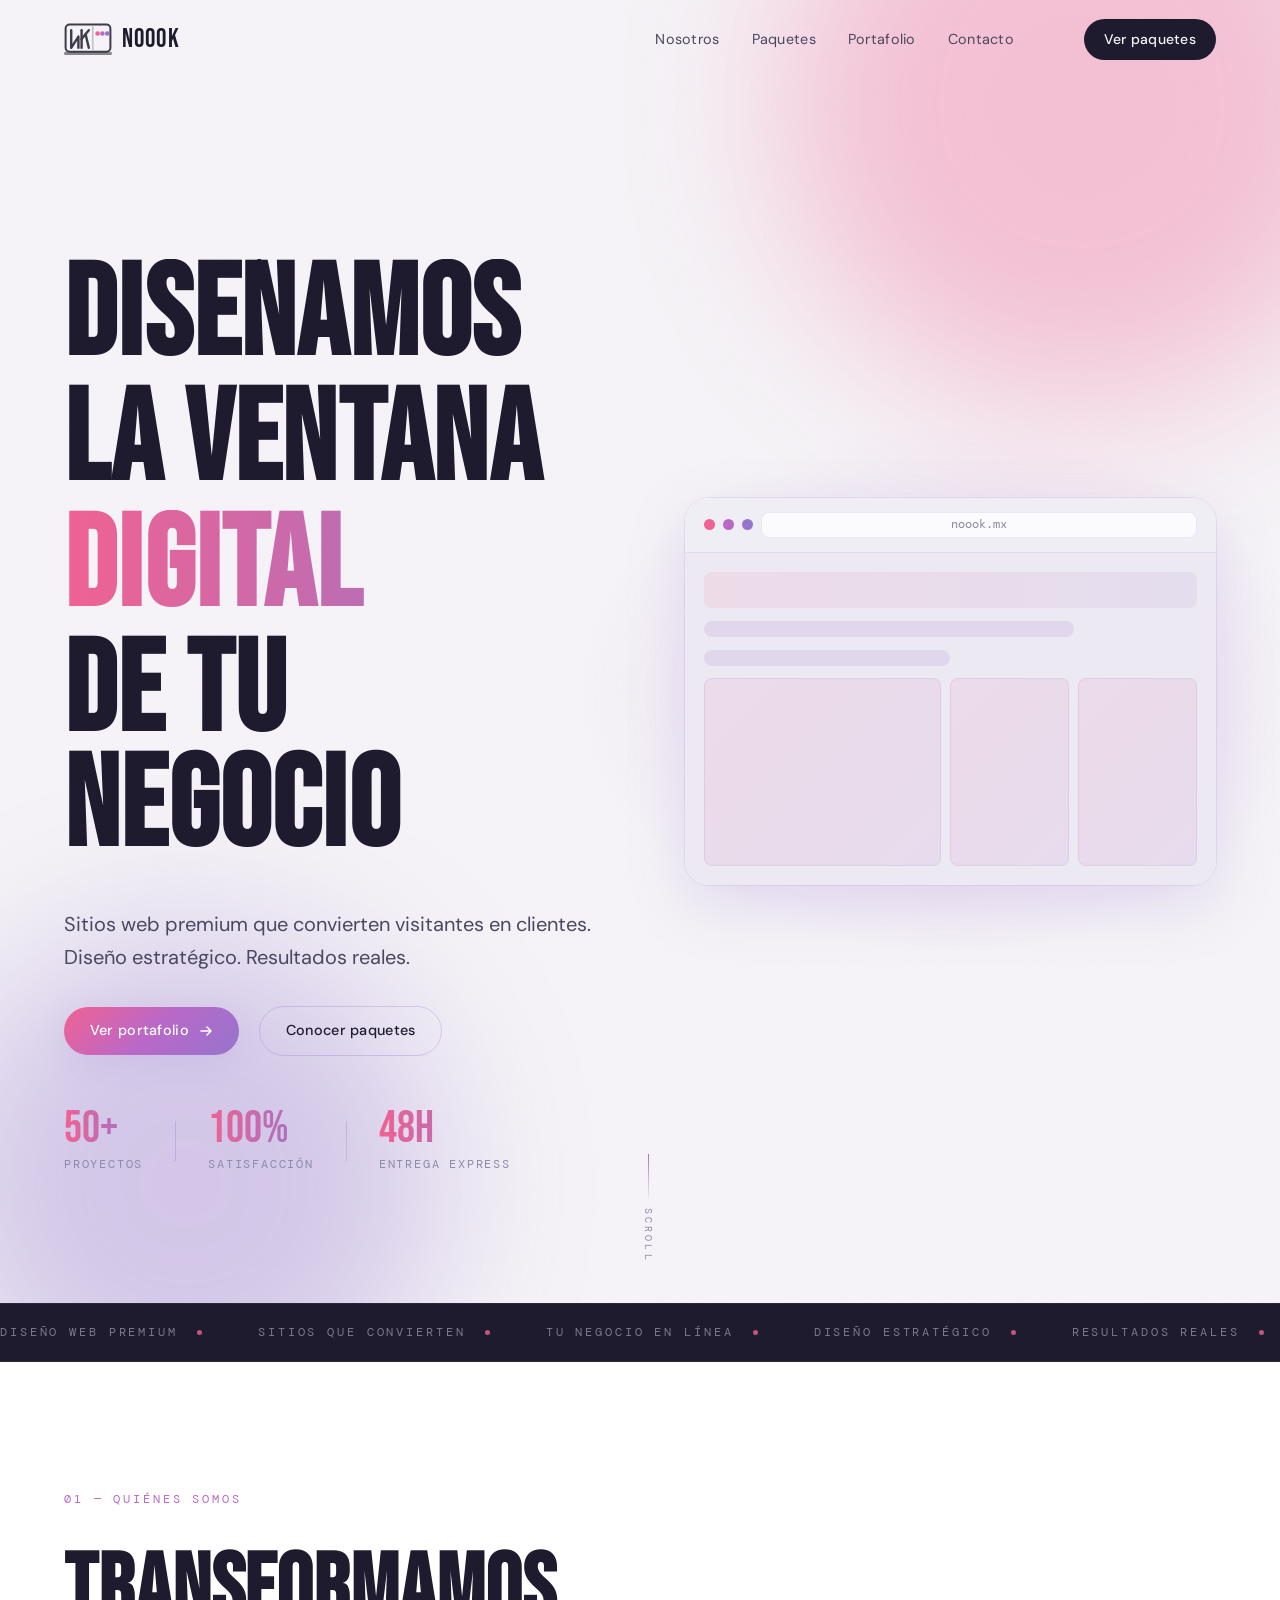
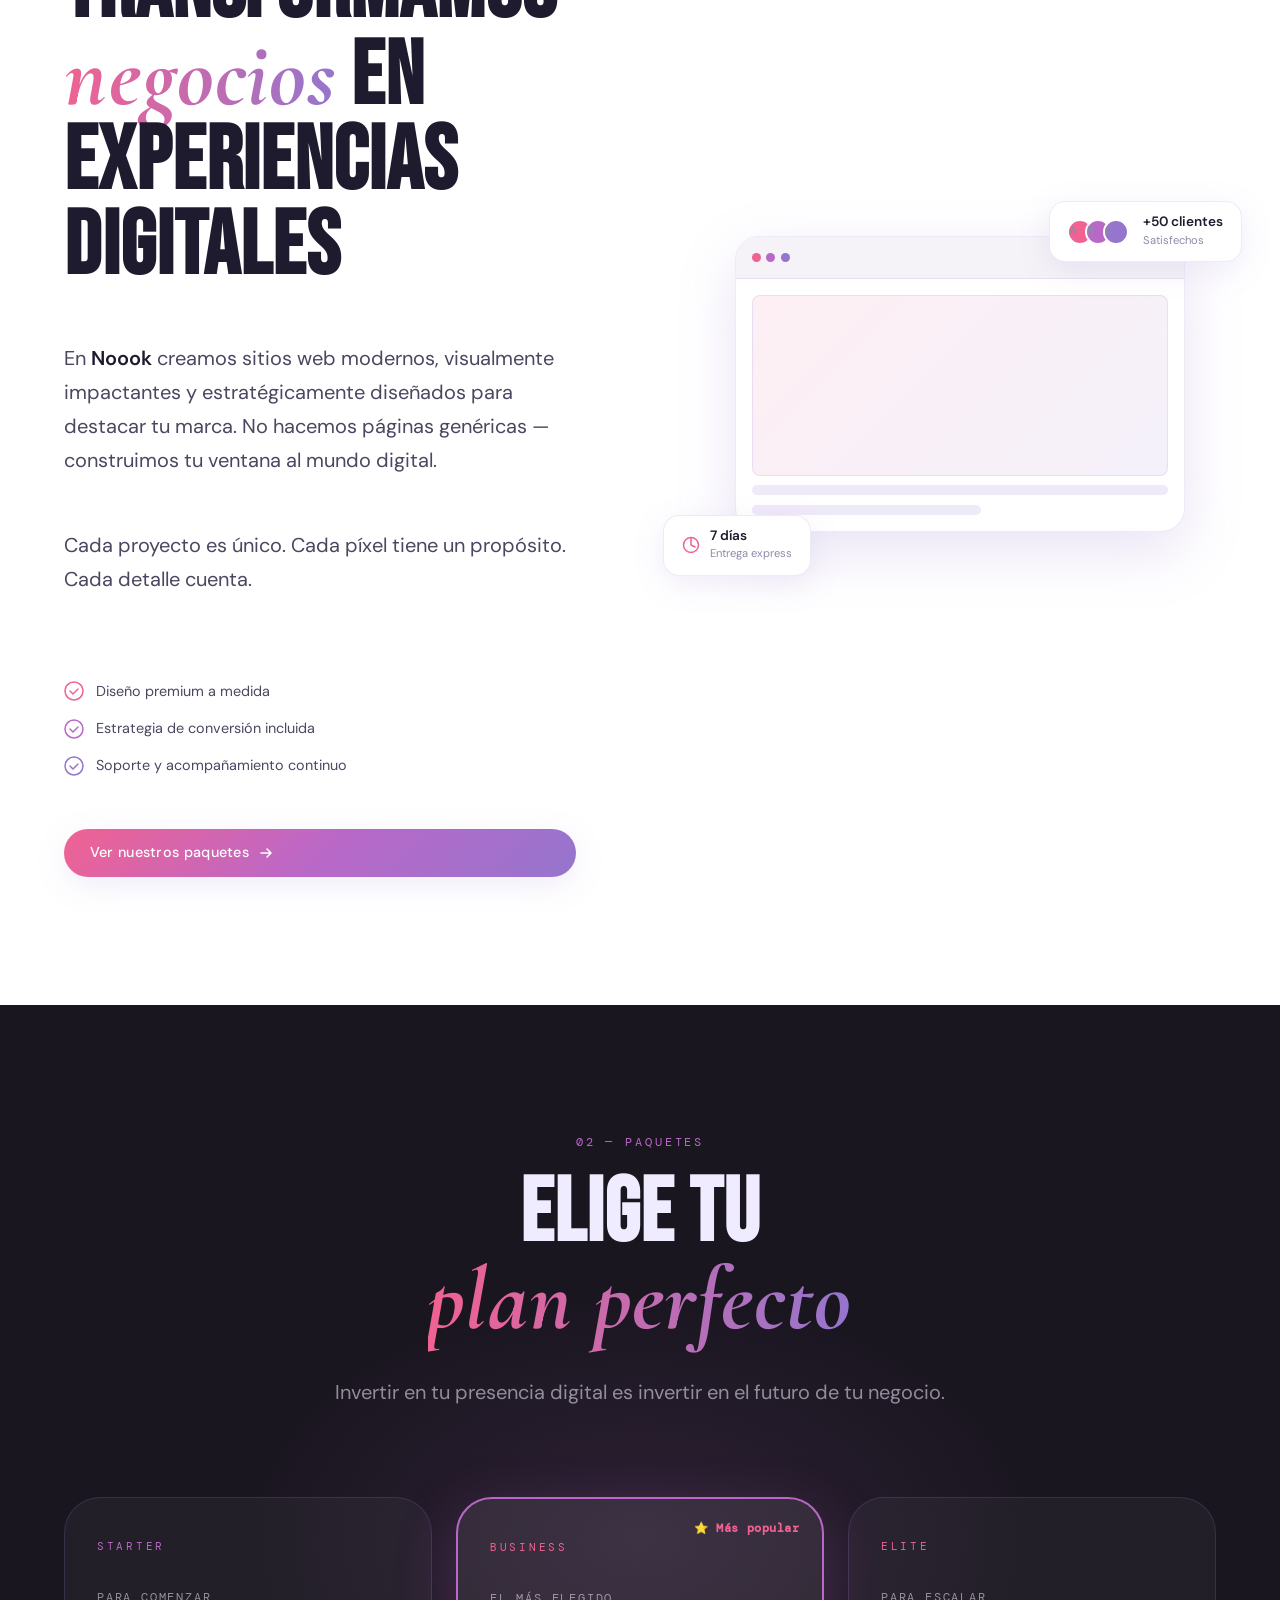
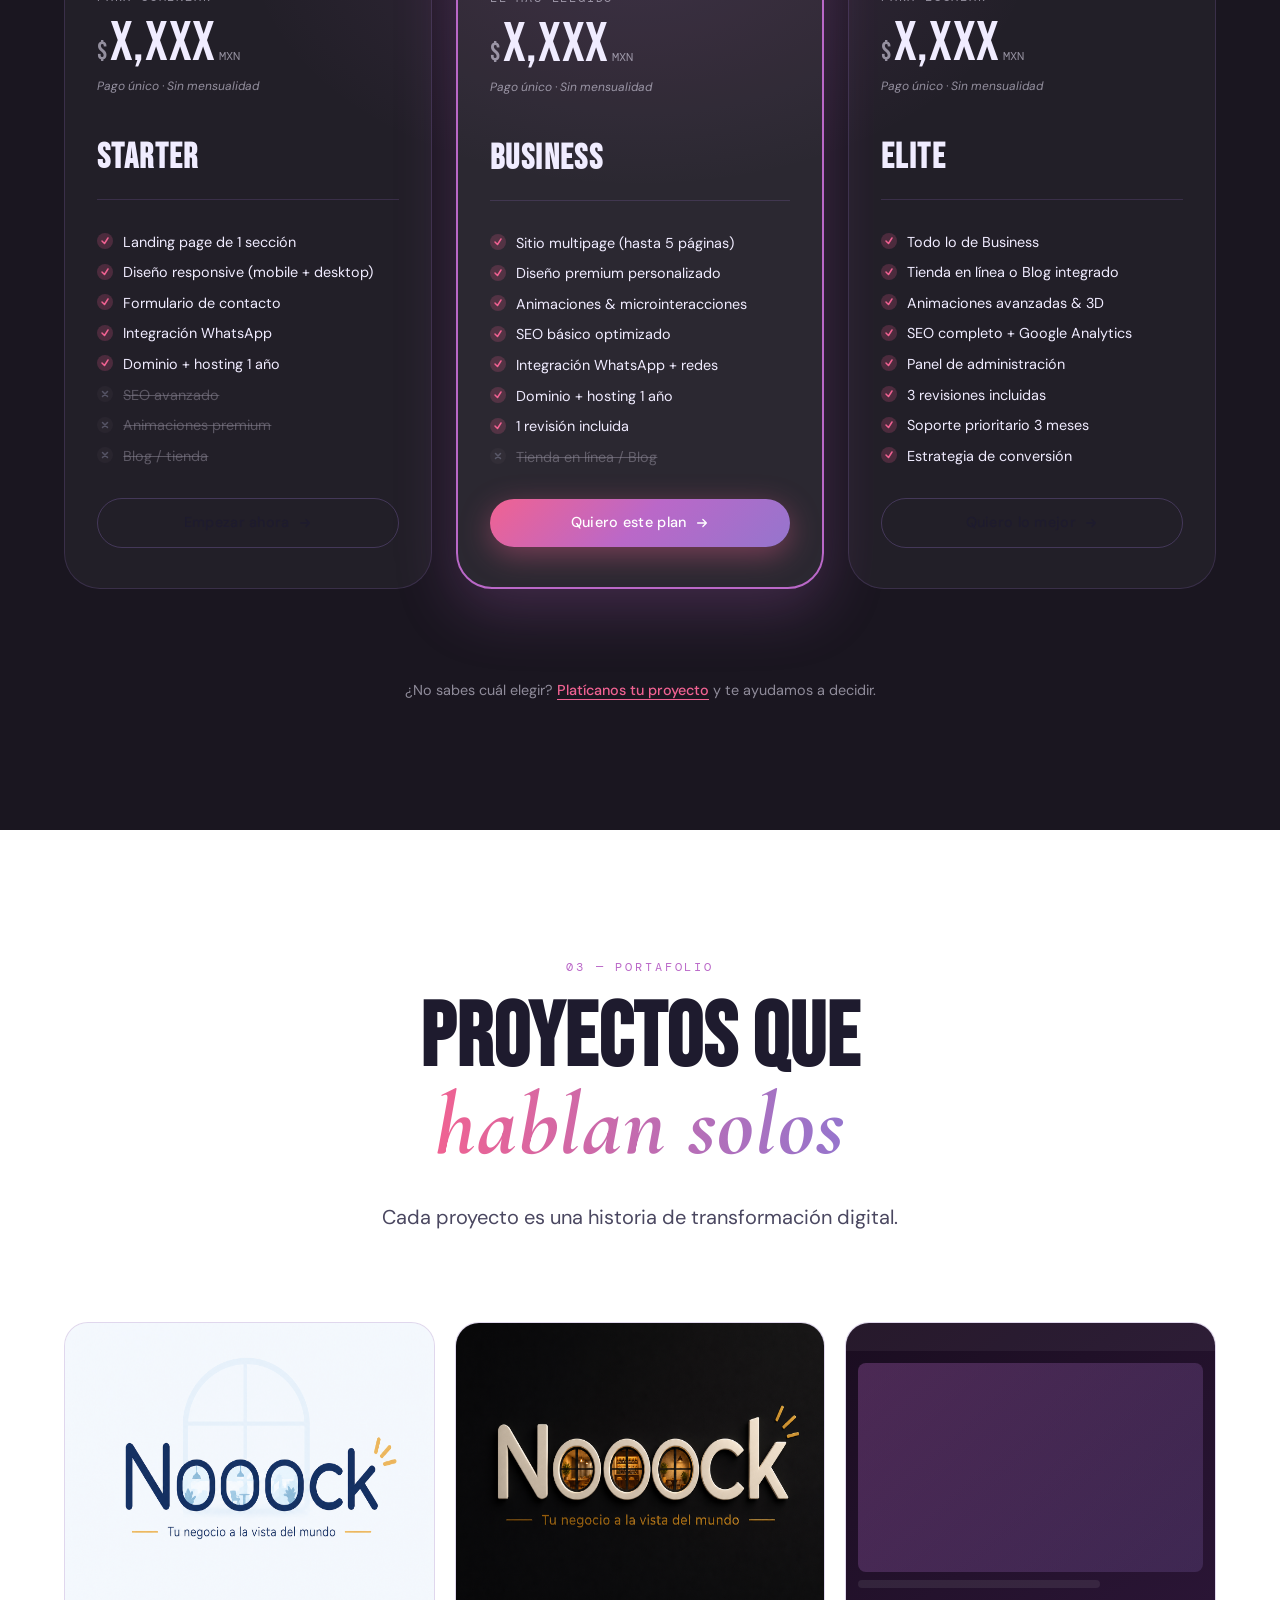
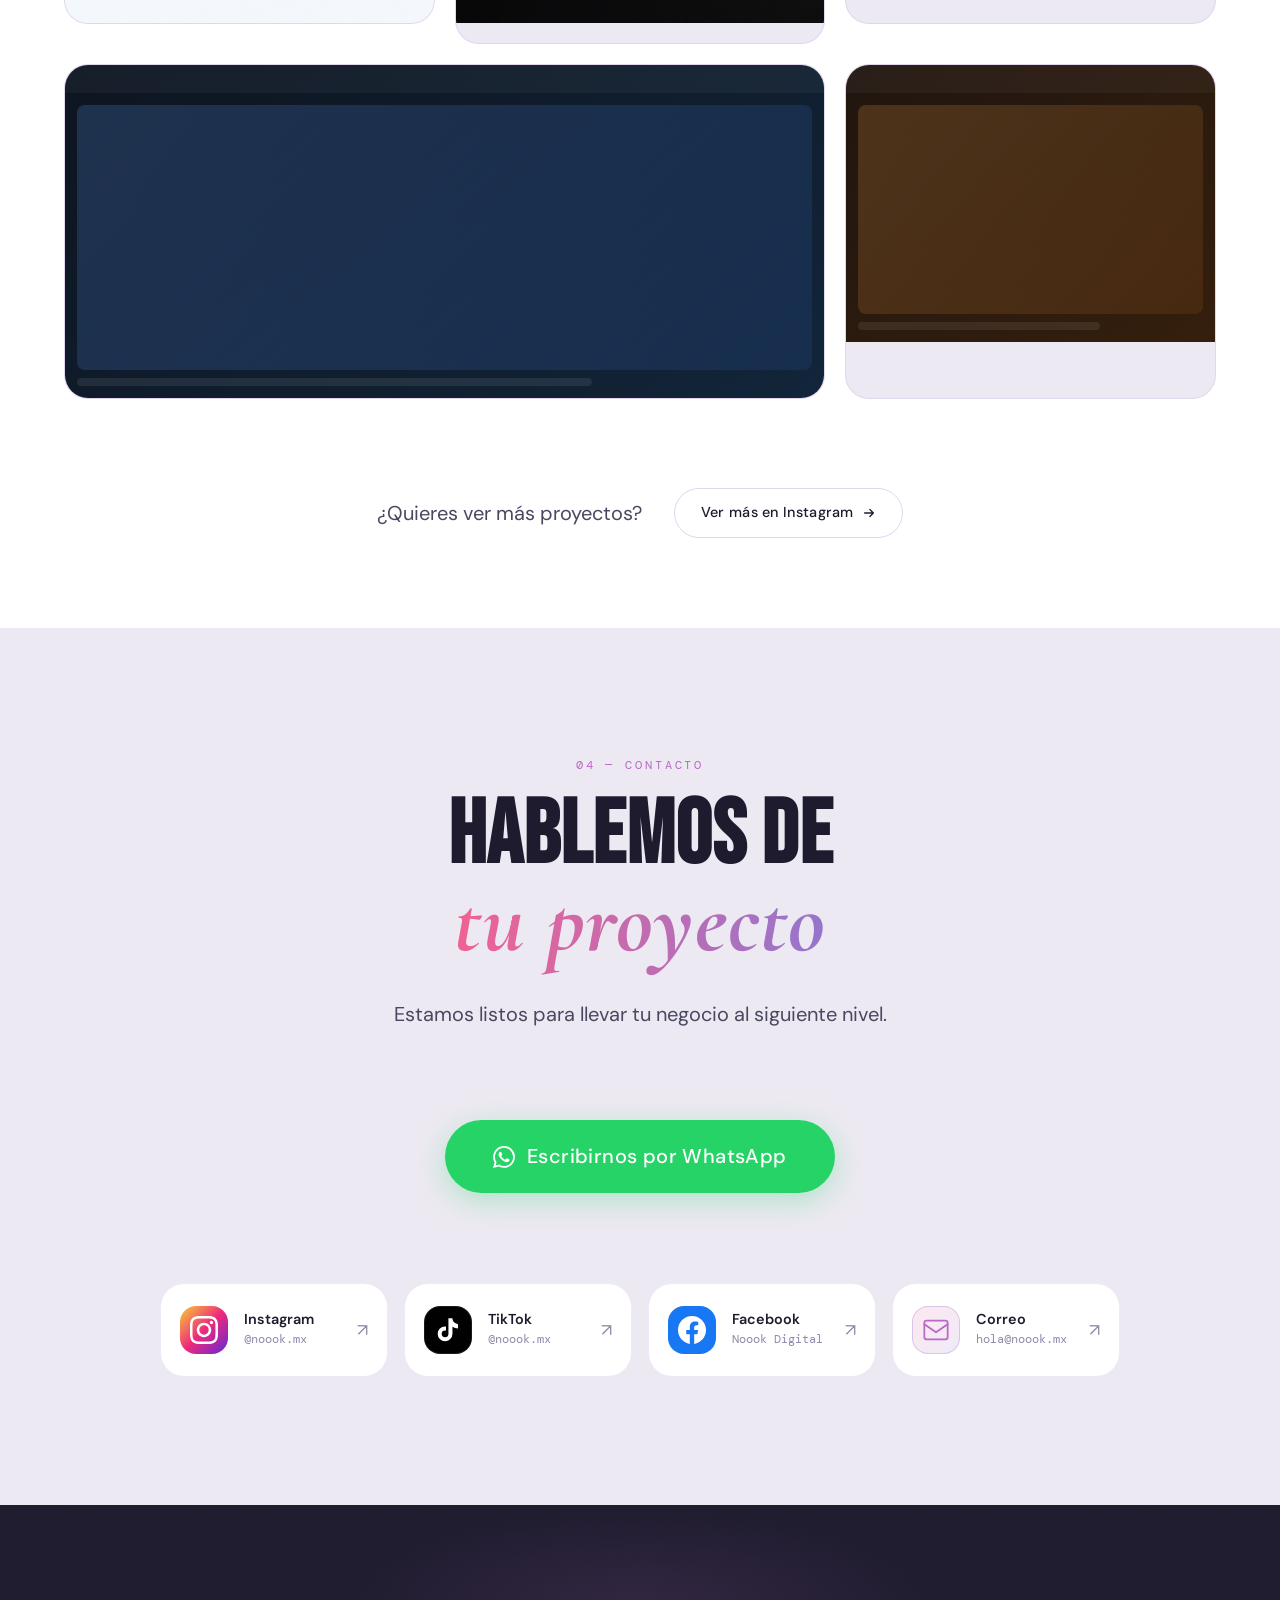
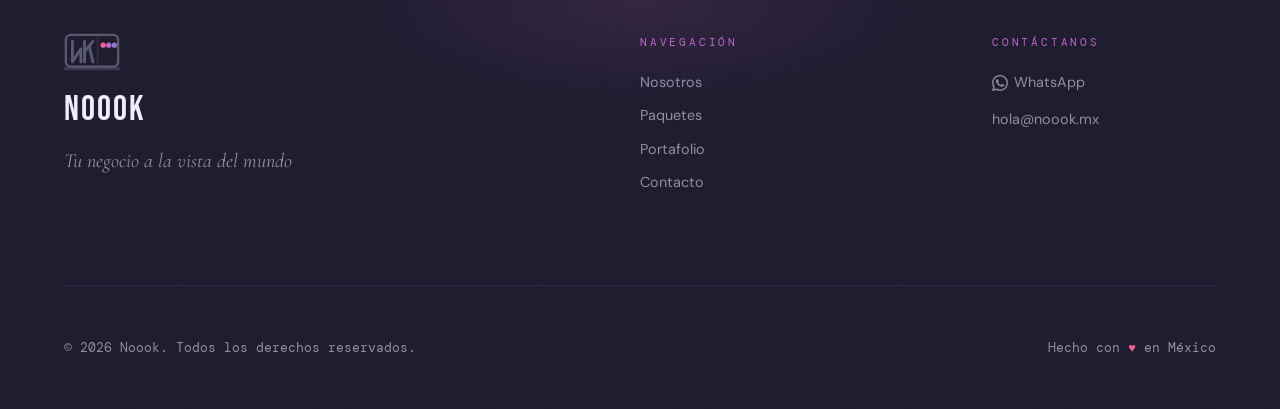
<file: index.html>
<!DOCTYPE html>
<html lang="es">
<head>
  <meta charset="UTF-8" />
  <meta name="viewport" content="width=device-width, initial-scale=1.0" />
  <meta name="description" content="Noook — Diseñamos la ventana digital de tu negocio. Sitios web premium que convierten visitantes en clientes." />
  <meta property="og:title" content="Noook | Tu negocio a la vista del mundo" />
  <meta property="og:description" content="Agencia boutique de diseño web. Sitios modernos, visualmente impactantes y estratégicamente diseñados." />
  <meta property="og:type" content="website" />
  <!-- TODO: Actualizar og:image con una imagen representativa del sitio (1200x630px) -->
  <!-- TODO: Actualizar og:url con el dominio real cuando esté disponible -->

  <title>Noook | Tu negocio a la vista del mundo</title>

  <!-- Google Fonts: Bebas Neue + DM Sans + DM Mono -->
  <link rel="preconnect" href="https://fonts.googleapis.com" />
  <link rel="preconnect" href="https://fonts.gstatic.com" crossorigin />
  <link href="https://fonts.googleapis.com/css2?family=Bebas+Neue&family=DM+Sans:ital,wght@0,300;0,400;0,500;1,300&family=DM+Mono:wght@300;400&family=Cormorant+Garamond:ital,wght@0,300;0,400;1,300&display=swap" rel="stylesheet" />

  <!-- Stylesheets -->
  <link rel="stylesheet" href="css/tokens.css" />
  <link rel="stylesheet" href="css/base.css" />
  <link rel="stylesheet" href="css/nav.css" />
  <link rel="stylesheet" href="css/hero.css" />
  <link rel="stylesheet" href="css/sections.css" />
  <link rel="stylesheet" href="css/packages.css" />
  <link rel="stylesheet" href="css/portfolio.css" />
  <link rel="stylesheet" href="css/social.css" />
  <link rel="stylesheet" href="css/footer.css" />
  <link rel="stylesheet" href="css/animations.css" />
</head>
<body>

  <!-- ═══════════════════════════════════════════ -->
  <!--  CUSTOM CURSOR (solo desktop)               -->
  <!-- ═══════════════════════════════════════════ -->
  <div id="cursor-dot"   aria-hidden="true"></div>
  <div id="cursor-ring"  aria-hidden="true"></div>

  <!-- ═══════════════════════════════════════════ -->
  <!--  LOADER — pantalla de entrada cinematic     -->
  <!-- ═══════════════════════════════════════════ -->
  <div id="loader" aria-hidden="true">
    <div class="loader-logo">
      <!-- Logo NK SVG inline (versión simplificada basada en imagen 1) -->
      <svg class="loader-nk" viewBox="0 0 120 80" fill="none" xmlns="http://www.w3.org/2000/svg" aria-label="Noook logo">
        <!-- Laptop frame exterior -->
        <rect x="5" y="4" width="110" height="66" rx="8" stroke="var(--c-charcoal)" stroke-width="4" fill="none"/>
        <!-- Laptop base -->
        <rect x="0" y="70" width="120" height="8" rx="4" fill="var(--c-charcoal)" opacity="0.7"/>
        <!-- Letra N -->
        <path d="M22 18 L22 58 L38 32 L38 58" stroke="var(--c-charcoal)" stroke-width="5" stroke-linecap="round" stroke-linejoin="round" fill="none"/>
        <!-- Letra K -->
        <path d="M46 18 L46 58" stroke="var(--c-charcoal)" stroke-width="5" stroke-linecap="round" fill="none"/>
        <path d="M46 38 L64 18" stroke="var(--c-charcoal)" stroke-width="5" stroke-linecap="round" fill="none"/>
        <path d="M54 28 L64 58" stroke="var(--c-charcoal)" stroke-width="5" stroke-linecap="round" fill="none"/>
        <!-- Línea divisora vertical -->
        <line x1="72" y1="10" x2="72" y2="66" stroke="var(--c-charcoal)" stroke-width="2.5" opacity="0.4"/>
        <!-- Tres puntos de color (logo signature) -->
        <circle cx="84"  cy="25" r="5.5" fill="var(--c-pink)"/>
        <circle cx="96"  cy="25" r="5.5" fill="var(--c-mauve)"/>
        <circle cx="108" cy="25" r="5.5" fill="var(--c-violet)"/>
      </svg>
      <span class="loader-name">Noook</span>
    </div>
    <div class="loader-bar"><div class="loader-bar-fill"></div></div>
  </div>

  <!-- ═══════════════════════════════════════════ -->
  <!--  NAVEGACIÓN                                 -->
  <!-- ═══════════════════════════════════════════ -->
  <nav id="navbar" role="navigation" aria-label="Navegación principal">
    <div class="nav-container">

      <!-- Logo -->
      <a href="#hero" class="nav-logo" aria-label="Noook — inicio">
        <svg class="nav-nk-icon" viewBox="0 0 60 42" fill="none" xmlns="http://www.w3.org/2000/svg" aria-hidden="true">
          <rect x="2" y="2" width="56" height="34" rx="5" stroke="var(--c-charcoal)" stroke-width="2.5" fill="none"/>
          <rect x="0" y="36" width="60" height="4" rx="2" fill="var(--c-charcoal)" opacity="0.6"/>
          <path d="M9 9 L9 31 L18 17 L18 31" stroke="var(--c-charcoal)" stroke-width="3" stroke-linecap="round" stroke-linejoin="round" fill="none"/>
          <path d="M22 9 L22 31" stroke="var(--c-charcoal)" stroke-width="3" stroke-linecap="round" fill="none"/>
          <path d="M22 20 L31 9" stroke="var(--c-charcoal)" stroke-width="3" stroke-linecap="round" fill="none"/>
          <path d="M27 14 L31 31" stroke="var(--c-charcoal)" stroke-width="3" stroke-linecap="round" fill="none"/>
          <line x1="36" y1="4" x2="36" y2="34" stroke="var(--c-charcoal)" stroke-width="1.5" opacity="0.35"/>
          <circle cx="42" cy="13" r="2.8" fill="var(--c-pink)"/>
          <circle cx="48" cy="13" r="2.8" fill="var(--c-mauve)"/>
          <circle cx="54" cy="13" r="2.8" fill="var(--c-violet)"/>
        </svg>
        <span class="nav-logo-text">Noook</span>
      </a>

      <!-- Links desktop -->
      <ul class="nav-links" role="list">
        <li><a href="#nosotros"  class="nav-link">Nosotros</a></li>
        <li><a href="#paquetes"  class="nav-link">Paquetes</a></li>
        <li><a href="#portafolio" class="nav-link">Portafolio</a></li>
        <li><a href="#contacto"  class="nav-link">Contacto</a></li>
      </ul>

      <!-- CTA nav -->
      <a href="#paquetes" class="btn btn-nav" aria-label="Ver paquetes de diseño web">Ver paquetes</a>

      <!-- Hamburger mobile -->
      <button class="nav-hamburger" id="hamburger" aria-label="Abrir menú" aria-expanded="false" aria-controls="mobile-menu">
        <span></span><span></span><span></span>
      </button>
    </div>

    <!-- Mobile menu -->
    <div class="mobile-menu" id="mobile-menu" aria-hidden="true" role="dialog" aria-label="Menú móvil">
      <ul role="list">
        <li><a href="#nosotros"   class="mobile-link">Nosotros</a></li>
        <li><a href="#paquetes"   class="mobile-link">Paquetes</a></li>
        <li><a href="#portafolio" class="mobile-link">Portafolio</a></li>
        <li><a href="#contacto"   class="mobile-link">Contacto</a></li>
      </ul>
      <a href="#paquetes" class="btn btn-primary mobile-cta">Ver paquetes</a>
      <!-- TODO: Agregar links de WhatsApp y redes aquí abajo si quieres acceso rápido desde el menú móvil -->
    </div>
  </nav>

  <main id="main-content">

    <!-- ═══════════════════════════════════════════ -->
    <!--  SECCIÓN 1: HERO                            -->
    <!-- ═══════════════════════════════════════════ -->
    <section id="hero" aria-label="Hero principal">

      <!-- Fondo con gradiente y efecto de ruido -->
      <div class="hero-bg" aria-hidden="true">
        <div class="hero-glow hero-glow--pink"  aria-hidden="true"></div>
        <div class="hero-glow hero-glow--violet" aria-hidden="true"></div>
        <div class="hero-noise" aria-hidden="true"></div>
      </div>

      <div class="hero-container">

        <!-- Tagline superior -->
        <p class="hero-eyebrow reveal-hero">
          <span class="dot dot--pink"></span>
          Tu negocio a la vista del mundo
        </p>

        <!-- Headline principal -->
        <h1 class="hero-title">
          <span class="hero-line-wrap"><span class="hero-line line-1">Diseñamos</span></span>
          <span class="hero-line-wrap"><span class="hero-line line-2">la ventana</span></span>
          <span class="hero-line-wrap"><span class="hero-line line-3 line-accent">digital</span></span>
          <span class="hero-line-wrap"><span class="hero-line line-4">de tu negocio</span></span>
        </h1>

        <!-- Subheadline -->
        <p class="hero-sub reveal-hero delay-hero-4">
          Sitios web premium que convierten visitantes en clientes.<br/>
          Diseño estratégico. Resultados reales.
        </p>

        <!-- CTAs -->
        <div class="hero-ctas reveal-hero delay-hero-5">
          <a href="#portafolio" class="btn btn-primary" aria-label="Ver portafolio de proyectos">
            <span>Ver portafolio</span>
            <svg width="16" height="16" viewBox="0 0 16 16" fill="none" aria-hidden="true"><path d="M3 8h10M9 4l4 4-4 4" stroke="currentColor" stroke-width="1.5" stroke-linecap="round" stroke-linejoin="round"/></svg>
          </a>
          <a href="#paquetes" class="btn btn-ghost" aria-label="Conocer paquetes de diseño">
            <span>Conocer paquetes</span>
          </a>
        </div>

        <!-- Stats flotantes -->
        <div class="hero-stats reveal-hero delay-hero-6" aria-label="Estadísticas">
          <div class="stat">
            <strong class="stat-num" data-target="50" aria-label="50 proyectos">0<span>+</span></strong>
            <span class="stat-label">Proyectos</span>
          </div>
          <div class="stat-divider" aria-hidden="true"></div>
          <div class="stat">
            <strong class="stat-num" data-target="100" aria-label="100% clientes satisfechos">0<span>%</span></strong>
            <span class="stat-label">Satisfacción</span>
          </div>
          <div class="stat-divider" aria-hidden="true"></div>
          <div class="stat">
            <strong class="stat-num" data-target="48" aria-label="48 horas entrega">0<span>h</span></strong>
            <span class="stat-label">Entrega express</span>
          </div>
        </div>

      </div>

      <!-- Mockup visual hero -->
      <div class="hero-mockup reveal-hero delay-hero-3" aria-hidden="true">
        <!-- Browser mockup SVG -->
        <div class="browser-frame">
          <div class="browser-bar">
            <span class="browser-dot" style="background:var(--c-pink)"></span>
            <span class="browser-dot" style="background:var(--c-mauve)"></span>
            <span class="browser-dot" style="background:var(--c-violet)"></span>
            <div class="browser-url">noook.mx</div>
          </div>
          <div class="browser-content">
            <!-- Placeholder visual — puedes reemplazar esto con un screenshot real de un proyecto -->
            <!-- Para agregar imagen real: <img src="assets/images/mockup-hero.jpg" alt="Ejemplo de sitio web" loading="eager" /> -->
            <div class="browser-placeholder">
              <div class="bp-header"></div>
              <div class="bp-row bp-row--wide"></div>
              <div class="bp-row bp-row--mid"></div>
              <div class="bp-grid">
                <div class="bp-card bp-card--tall"></div>
                <div class="bp-card"></div>
                <div class="bp-card"></div>
              </div>
            </div>
          </div>
        </div>
        <!-- Glow detrás del mockup -->
        <div class="mockup-glow" aria-hidden="true"></div>
      </div>

      <!-- Scroll indicator -->
      <div class="hero-scroll-hint reveal-hero delay-hero-7" aria-hidden="true">
        <span class="scroll-line"></span>
        <span class="scroll-text">scroll</span>
      </div>

    </section>

    <!-- ═══════════════════════════════════════════ -->
    <!--  MARQUEE — transición entre hero y nosotros -->
    <!-- ═══════════════════════════════════════════ -->
    <div class="marquee-strip" aria-hidden="true">
      <div class="marquee-track" id="marquee-track"></div>
    </div>

    <!-- ═══════════════════════════════════════════ -->
    <!--  SECCIÓN 2: QUIÉNES SOMOS                  -->
    <!-- ═══════════════════════════════════════════ -->
    <section id="nosotros" aria-labelledby="nosotros-title">
      <div class="container">

        <div class="nosotros-grid">

          <!-- Columna izquierda — texto -->
          <div class="nosotros-text">
            <p class="section-eyebrow reveal">01 — Quiénes somos</p>
            <h2 class="section-title reveal delay-1" id="nosotros-title">
              Transformamos<br/>
              <em>negocios</em> en<br/>
              experiencias digitales
            </h2>
            <p class="section-body reveal delay-2">
              En <strong>Noook</strong> creamos sitios web modernos, visualmente impactantes y 
              estratégicamente diseñados para destacar tu marca. No hacemos páginas genéricas — 
              construimos tu ventana al mundo digital.
            </p>
            <p class="section-body reveal delay-3">
              Cada proyecto es único. Cada píxel tiene un propósito. Cada detalle cuenta.
            </p>

            <!-- Valores / diferenciadores -->
            <ul class="nosotros-values reveal delay-4" role="list">
              <li class="value-item">
                <span class="value-icon" aria-hidden="true">
                  <svg width="20" height="20" viewBox="0 0 20 20" fill="none"><circle cx="10" cy="10" r="9" stroke="var(--c-pink)" stroke-width="1.5"/><path d="M6 10l3 3 5-5" stroke="var(--c-pink)" stroke-width="1.5" stroke-linecap="round" stroke-linejoin="round"/></svg>
                </span>
                <span>Diseño premium a medida</span>
              </li>
              <li class="value-item">
                <span class="value-icon" aria-hidden="true">
                  <svg width="20" height="20" viewBox="0 0 20 20" fill="none"><circle cx="10" cy="10" r="9" stroke="var(--c-mauve)" stroke-width="1.5"/><path d="M6 10l3 3 5-5" stroke="var(--c-mauve)" stroke-width="1.5" stroke-linecap="round" stroke-linejoin="round"/></svg>
                </span>
                <span>Estrategia de conversión incluida</span>
              </li>
              <li class="value-item">
                <span class="value-icon" aria-hidden="true">
                  <svg width="20" height="20" viewBox="0 0 20 20" fill="none"><circle cx="10" cy="10" r="9" stroke="var(--c-violet)" stroke-width="1.5"/><path d="M6 10l3 3 5-5" stroke="var(--c-violet)" stroke-width="1.5" stroke-linecap="round" stroke-linejoin="round"/></svg>
                </span>
                <span>Soporte y acompañamiento continuo</span>
              </li>
            </ul>

            <a href="#paquetes" class="btn btn-primary reveal delay-5">
              <span>Ver nuestros paquetes</span>
              <svg width="16" height="16" viewBox="0 0 16 16" fill="none" aria-hidden="true"><path d="M3 8h10M9 4l4 4-4 4" stroke="currentColor" stroke-width="1.5" stroke-linecap="round" stroke-linejoin="round"/></svg>
            </a>
          </div>

          <!-- Columna derecha — visual -->
          <div class="nosotros-visual reveal-right delay-2">
            <!-- Tarjeta flotante principal -->
            <div class="nosotros-card nosotros-card--main">
              <div class="nc-header">
                <div class="nc-dots" aria-hidden="true">
                  <span style="background:var(--c-pink)"></span>
                  <span style="background:var(--c-mauve)"></span>
                  <span style="background:var(--c-violet)"></span>
                </div>
                <span class="nc-label">noook.mx</span>
              </div>
              <div class="nc-body">
                <!-- Placeholder visual que simula un sitio en construcción -->
                <!-- TODO: Reemplazar con screenshot real de un proyecto terminado -->
                <div class="nc-mock-hero"></div>
                <div class="nc-mock-row"></div>
                <div class="nc-mock-row nc-mock-row--short"></div>
              </div>
            </div>

            <!-- Badge flotante — entrega rápida -->
            <div class="floating-badge badge--speed" aria-label="Entrega en 7 días">
              <svg width="18" height="18" viewBox="0 0 18 18" fill="none" aria-hidden="true"><path d="M9 2v7l4 2" stroke="var(--c-pink)" stroke-width="1.5" stroke-linecap="round"/><circle cx="9" cy="9" r="7.5" stroke="var(--c-pink)" stroke-width="1.5"/></svg>
              <div>
                <strong>7 días</strong>
                <span>Entrega express</span>
              </div>
            </div>

            <!-- Badge flotante — clientes -->
            <div class="floating-badge badge--clients" aria-label="Clientes satisfechos">
              <div class="badge-avatars" aria-hidden="true">
                <span class="avatar" style="background:var(--c-pink)">A</span>
                <span class="avatar" style="background:var(--c-mauve)">B</span>
                <span class="avatar" style="background:var(--c-violet)">C</span>
              </div>
              <div>
                <strong>+50 clientes</strong>
                <span>Satisfechos</span>
              </div>
            </div>

          </div>
        </div>

      </div>
    </section>

    <!-- ═══════════════════════════════════════════ -->
    <!--  SECCIÓN 3: PAQUETES                        -->
    <!-- ═══════════════════════════════════════════ -->
    <section id="paquetes" aria-labelledby="paquetes-title">
      <div class="container">

        <div class="section-header reveal">
          <p class="section-eyebrow">02 — Paquetes</p>
          <h2 class="section-title" id="paquetes-title">
            Elige tu<br/><em>plan perfecto</em>
          </h2>
          <p class="section-subtitle">
            Invertir en tu presencia digital es invertir en el futuro de tu negocio.
          </p>
        </div>

        <div class="packages-grid">

          <!-- ── STARTER ── -->
          <article class="package-card reveal delay-1" aria-labelledby="pkg-starter-title">
            <div class="pkg-badge-tier">Starter</div>
            <div class="pkg-header">
              <p class="pkg-label">Para comenzar</p>
              <div class="pkg-price">
                <!-- TODO: Reemplazar con precio real al definir paquetes -->
                <span class="pkg-currency">$</span>
                <span class="pkg-amount">X,XXX</span>
                <span class="pkg-period">MXN</span>
              </div>
              <p class="pkg-note">Pago único · Sin mensualidad</p>
            </div>
            <h3 class="pkg-name" id="pkg-starter-title">Starter</h3>
            <ul class="pkg-features" role="list">
              <!-- TODO: Ajustar beneficios según plantilla que definas para este paquete -->
              <li class="pkg-feature pkg-feature--in">Landing page de 1 sección</li>
              <li class="pkg-feature pkg-feature--in">Diseño responsive (mobile + desktop)</li>
              <li class="pkg-feature pkg-feature--in">Formulario de contacto</li>
              <li class="pkg-feature pkg-feature--in">Integración WhatsApp</li>
              <li class="pkg-feature pkg-feature--in">Dominio + hosting 1 año</li>
              <li class="pkg-feature pkg-feature--out">SEO avanzado</li>
              <li class="pkg-feature pkg-feature--out">Animaciones premium</li>
              <li class="pkg-feature pkg-feature--out">Blog / tienda</li>
            </ul>
            <a href="#contacto" class="btn btn-ghost pkg-cta" aria-label="Contratar plan Starter">
              Empezar ahora
              <svg width="14" height="14" viewBox="0 0 16 16" fill="none" aria-hidden="true"><path d="M3 8h10M9 4l4 4-4 4" stroke="currentColor" stroke-width="1.5" stroke-linecap="round" stroke-linejoin="round"/></svg>
            </a>
          </article>

          <!-- ── BUSINESS (destacado) ── -->
          <article class="package-card package-card--featured reveal delay-2" aria-labelledby="pkg-business-title">
            <div class="pkg-popular-label" aria-label="Más popular">⭐ Más popular</div>
            <div class="pkg-badge-tier pkg-badge-tier--featured">Business</div>
            <div class="pkg-header">
              <p class="pkg-label">El más elegido</p>
              <div class="pkg-price">
                <!-- TODO: Reemplazar con precio real al definir paquetes -->
                <span class="pkg-currency">$</span>
                <span class="pkg-amount">X,XXX</span>
                <span class="pkg-period">MXN</span>
              </div>
              <p class="pkg-note">Pago único · Sin mensualidad</p>
            </div>
            <h3 class="pkg-name" id="pkg-business-title">Business</h3>
            <ul class="pkg-features" role="list">
              <!-- TODO: Ajustar beneficios según plantilla que definas para este paquete -->
              <li class="pkg-feature pkg-feature--in">Sitio multipage (hasta 5 páginas)</li>
              <li class="pkg-feature pkg-feature--in">Diseño premium personalizado</li>
              <li class="pkg-feature pkg-feature--in">Animaciones & microinteracciones</li>
              <li class="pkg-feature pkg-feature--in">SEO básico optimizado</li>
              <li class="pkg-feature pkg-feature--in">Integración WhatsApp + redes</li>
              <li class="pkg-feature pkg-feature--in">Dominio + hosting 1 año</li>
              <li class="pkg-feature pkg-feature--in">1 revisión incluida</li>
              <li class="pkg-feature pkg-feature--out">Tienda en línea / Blog</li>
            </ul>
            <a href="#contacto" class="btn btn-primary pkg-cta" aria-label="Contratar plan Business">
              Quiero este plan
              <svg width="14" height="14" viewBox="0 0 16 16" fill="none" aria-hidden="true"><path d="M3 8h10M9 4l4 4-4 4" stroke="currentColor" stroke-width="1.5" stroke-linecap="round" stroke-linejoin="round"/></svg>
            </a>
          </article>

          <!-- ── ELITE ── -->
          <article class="package-card reveal delay-3" aria-labelledby="pkg-elite-title">
            <div class="pkg-badge-tier pkg-badge-tier--elite">Elite</div>
            <div class="pkg-header">
              <p class="pkg-label">Para escalar</p>
              <div class="pkg-price">
                <!-- TODO: Reemplazar con precio real al definir paquetes -->
                <span class="pkg-currency">$</span>
                <span class="pkg-amount">X,XXX</span>
                <span class="pkg-period">MXN</span>
              </div>
              <p class="pkg-note">Pago único · Sin mensualidad</p>
            </div>
            <h3 class="pkg-name" id="pkg-elite-title">Elite</h3>
            <ul class="pkg-features" role="list">
              <!-- TODO: Ajustar beneficios según plantilla que definas para este paquete -->
              <li class="pkg-feature pkg-feature--in">Todo lo de Business</li>
              <li class="pkg-feature pkg-feature--in">Tienda en línea o Blog integrado</li>
              <li class="pkg-feature pkg-feature--in">Animaciones avanzadas & 3D</li>
              <li class="pkg-feature pkg-feature--in">SEO completo + Google Analytics</li>
              <li class="pkg-feature pkg-feature--in">Panel de administración</li>
              <li class="pkg-feature pkg-feature--in">3 revisiones incluidas</li>
              <li class="pkg-feature pkg-feature--in">Soporte prioritario 3 meses</li>
              <li class="pkg-feature pkg-feature--in">Estrategia de conversión</li>
            </ul>
            <a href="#contacto" class="btn btn-ghost pkg-cta" aria-label="Contratar plan Elite">
              Quiero lo mejor
              <svg width="14" height="14" viewBox="0 0 16 16" fill="none" aria-hidden="true"><path d="M3 8h10M9 4l4 4-4 4" stroke="currentColor" stroke-width="1.5" stroke-linecap="round" stroke-linejoin="round"/></svg>
            </a>
          </article>

        </div>

        <!-- CTA secundario bajo paquetes -->
        <p class="packages-note reveal">
          ¿No sabes cuál elegir? 
          <a href="#contacto" class="inline-link">Platícanos tu proyecto</a> y te ayudamos a decidir.
        </p>

      </div>
    </section>

    <!-- ═══════════════════════════════════════════ -->
    <!--  SECCIÓN 4: PORTAFOLIO / PLANTILLAS         -->
    <!-- ═══════════════════════════════════════════ -->
    <section id="portafolio" aria-labelledby="portafolio-title">
      <div class="container">

        <div class="section-header reveal">
          <p class="section-eyebrow">03 — Portafolio</p>
          <h2 class="section-title" id="portafolio-title">
            Proyectos que<br/><em>hablan solos</em>
          </h2>
          <p class="section-subtitle">
            Cada proyecto es una historia de transformación digital.
          </p>
        </div>

      </div>

      <!-- Grid portafolio — full bleed -->
      <div class="portfolio-grid">

        <!--
          ══════════════════════════════════════════════════
          INSTRUCCIONES PARA AGREGAR PROYECTOS REALES:
          
          1. Agrega imagen en assets/images/ (recomendado: 800x600px, WebP)
          2. Reemplaza el <div class="portfolio-placeholder"> con:
             <img src="assets/images/proyecto-nombre.webp" 
                  alt="Descripción del proyecto" 
                  loading="lazy" 
                  width="800" height="600" />
          3. Actualiza el href del <a> con el link real del proyecto
          4. Cambia nombre, categoría y descripción de cada card
          ══════════════════════════════════════════════════
        -->

        <article class="portfolio-card reveal delay-1">
          <a href="nooock-landing_v3.html" class="portfolio-card-link" aria-label="Ver proyecto: Restaurante El Portal" target="_blank" rel="noopener">
            <!-- TODO: Reemplazar con imagen real -->
            <img src="/imgs/name.png" 
                  alt="pruebaNook" 
                  loading="lazy" 
                  width="800" height="300" />
            <div class="portfolio-card-info">
              <span class="portfolio-tag">Landing</span>
              <h3 class="portfolio-name">NOOOK</h3>
              <p class="portfolio-desc">Sitio de diseño web personalizado.</p>
              <span class="portfolio-cta-link" aria-hidden="true">Ver proyecto →</span>
            </div>
          </a>
        </article>

        <article class="portfolio-card portfolio-card--tall reveal delay-2">
          <a href="braza_plantilla.html" class="portfolio-card-link" aria-label="Ver proyecto: Studio Glam" target="_blank" rel="noopener">
            <!-- TODO: Reemplazar con imagen real -->
            <img src="/imgs/noookOscuro.png" 
                  alt="pruebaNook" 
                  loading="lazy" 
                  width="800" height="300" />
            <div class="portfolio-card-info">
              <span class="portfolio-tag">Brazza</span>
              <h3 class="portfolio-name">Restaurant</h3>
              <p class="portfolio-desc">Sitio web de restaurant.</p>
              <span class="portfolio-cta-link" aria-hidden="true">Ver proyecto →</span>
            </div>
          </a>
        </article>

        <article class="portfolio-card reveal delay-3">
          <a href="taqueria-habannas.html" class="portfolio-card-link" aria-label="Ver proyecto: FitPro Academy" target="_blank" rel="noopener">
            <!-- TODO: Reemplazar con imagen real -->
            <div class="portfolio-placeholder pp--3" aria-hidden="true">
              <div class="pp-bar"></div>
              <div class="pp-content">
                <div class="pp-hero-block"></div>
                <div class="pp-row"></div>
              </div>
            </div>
            <div class="portfolio-card-info">
              <span class="portfolio-tag">Fitness</span>
              <h3 class="portfolio-name">FitPro Academy</h3>
              <p class="portfolio-desc">Plataforma de ventas para cursos de entrenamiento online.</p>
              <span class="portfolio-cta-link" aria-hidden="true">Ver proyecto →</span>
            </div>
          </a>
        </article>

        <article class="portfolio-card portfolio-card--wide reveal delay-1">
          <a href="#" class="portfolio-card-link" aria-label="Ver proyecto: Inmobiliaria Vistas" target="_blank" rel="noopener">
            <!-- TODO: Reemplazar con imagen real -->
            <div class="portfolio-placeholder pp--4" aria-hidden="true">
              <div class="pp-bar"></div>
              <div class="pp-content">
                <div class="pp-hero-block"></div>
                <div class="pp-row"></div>
              </div>
            </div>
            <div class="portfolio-card-info">
              <span class="portfolio-tag">Inmobiliaria</span>
              <h3 class="portfolio-name">Vistas Residencial</h3>
              <p class="portfolio-desc">Sitio corporativo con catálogo de propiedades y contacto directo.</p>
              <span class="portfolio-cta-link" aria-hidden="true">Ver proyecto →</span>
            </div>
          </a>
        </article>

        <article class="portfolio-card reveal delay-2">
          <a href="#" class="portfolio-card-link" aria-label="Ver proyecto: Café Alma" target="_blank" rel="noopener">
            <!-- TODO: Reemplazar con imagen real -->
            <div class="portfolio-placeholder pp--5" aria-hidden="true">
              <div class="pp-bar"></div>
              <div class="pp-content">
                <div class="pp-hero-block"></div>
                <div class="pp-row"></div>
              </div>
            </div>
            <div class="portfolio-card-info">
              <span class="portfolio-tag">Café</span>
              <h3 class="portfolio-name">Café Alma</h3>
              <p class="portfolio-desc">Branding digital y menú interactivo para café boutique.</p>
              <span class="portfolio-cta-link" aria-hidden="true">Ver proyecto →</span>
            </div>
          </a>
        </article>

      </div><!-- /portfolio-grid -->

      <div class="container">
        <div class="portfolio-footer reveal">
          <p>¿Quieres ver más proyectos?</p>
          <!-- TODO: Cambiar href por el link real de Instagram o portafolio externo -->
          <a href="#" class="btn btn-ghost" target="_blank" rel="noopener" aria-label="Ver más proyectos en Instagram">
            Ver más en Instagram
            <svg width="14" height="14" viewBox="0 0 16 16" fill="none" aria-hidden="true"><path d="M3 8h10M9 4l4 4-4 4" stroke="currentColor" stroke-width="1.5" stroke-linecap="round" stroke-linejoin="round"/></svg>
          </a>
        </div>
      </div>

    </section>

    <!-- ═══════════════════════════════════════════ -->
    <!--  SECCIÓN 5: REDES SOCIALES / CONTACTO      -->
    <!-- ═══════════════════════════════════════════ -->
    <section id="contacto" aria-labelledby="contacto-title">
      <div class="container">

        <div class="section-header reveal">
          <p class="section-eyebrow">04 — Contacto</p>
          <h2 class="section-title" id="contacto-title">
            Hablemos de<br/><em>tu proyecto</em>
          </h2>
          <p class="section-subtitle">
            Estamos listos para llevar tu negocio al siguiente nivel.
          </p>
        </div>

        <!-- CTA principal WhatsApp -->
        <div class="contact-cta-main reveal delay-1">
          <a 
            href="https://wa.me/521XXXXXXXXXX?text=Hola%20Noook%2C%20me%20interesa%20un%20sitio%20web"
            class="btn btn-whatsapp"
            target="_blank"
            rel="noopener noreferrer"
            aria-label="Contactar por WhatsApp"
          >
            <!-- TODO: Reemplazar 521XXXXXXXXXX con número real: 521 + código de área + número sin guiones -->
            <!-- Ejemplo: 5215512345678 para CDMX -->
            <svg width="22" height="22" viewBox="0 0 24 24" fill="currentColor" aria-hidden="true"><path d="M17.472 14.382c-.297-.149-1.758-.867-2.03-.967-.273-.099-.471-.148-.67.15-.197.297-.767.966-.94 1.164-.173.199-.347.223-.644.075-.297-.15-1.255-.463-2.39-1.475-.883-.788-1.48-1.761-1.653-2.059-.173-.297-.018-.458.13-.606.134-.133.298-.347.446-.52.149-.174.198-.298.298-.497.099-.198.05-.371-.025-.52-.075-.149-.669-1.612-.916-2.207-.242-.579-.487-.5-.669-.51-.173-.008-.371-.01-.57-.01-.198 0-.52.074-.792.372-.272.297-1.04 1.016-1.04 2.479 0 1.462 1.065 2.875 1.213 3.074.149.198 2.096 3.2 5.077 4.487.709.306 1.262.489 1.694.625.712.227 1.36.195 1.871.118.571-.085 1.758-.719 2.006-1.413.248-.694.248-1.289.173-1.413-.074-.124-.272-.198-.57-.347m-5.421 7.403h-.004a9.87 9.87 0 01-5.031-1.378l-.361-.214-3.741.982.998-3.648-.235-.374a9.86 9.86 0 01-1.51-5.26c.001-5.45 4.436-9.884 9.888-9.884 2.64 0 5.122 1.03 6.988 2.898a9.825 9.825 0 012.893 6.994c-.003 5.45-4.437 9.884-9.885 9.884m8.413-18.297A11.815 11.815 0 0012.05 0C5.495 0 .16 5.335.157 11.892c0 2.096.547 4.142 1.588 5.945L.057 24l6.305-1.654a11.882 11.882 0 005.683 1.448h.005c6.554 0 11.89-5.335 11.893-11.893a11.821 11.821 0 00-3.48-8.413z"/></svg>
            <span>Escribirnos por WhatsApp</span>
          </a>
        </div>

        <!-- Redes sociales -->
        <div class="social-grid reveal delay-2">

          <!-- Instagram -->
          <a 
            href="#"
            class="social-card"
            target="_blank"
            rel="noopener noreferrer"
            aria-label="Seguir a Noook en Instagram"
          >
            <!-- TODO: Reemplazar href con URL real de Instagram: https://instagram.com/TU_USUARIO -->
            <div class="social-icon-wrap social-icon-wrap--instagram" aria-hidden="true">
              <svg width="28" height="28" viewBox="0 0 24 24" fill="currentColor"><path d="M12 2.163c3.204 0 3.584.012 4.85.07 3.252.148 4.771 1.691 4.919 4.919.058 1.265.069 1.645.069 4.849 0 3.205-.012 3.584-.069 4.849-.149 3.225-1.664 4.771-4.919 4.919-1.266.058-1.644.07-4.85.07-3.204 0-3.584-.012-4.849-.07-3.26-.149-4.771-1.699-4.919-4.92-.058-1.265-.07-1.644-.07-4.849 0-3.204.013-3.583.07-4.849.149-3.227 1.664-4.771 4.919-4.919 1.266-.057 1.645-.069 4.849-.069zm0-2.163c-3.259 0-3.667.014-4.947.072-4.358.2-6.78 2.618-6.98 6.98-.059 1.281-.073 1.689-.073 4.948 0 3.259.014 3.668.072 4.948.2 4.358 2.618 6.78 6.98 6.98 1.281.058 1.689.072 4.948.072 3.259 0 3.668-.014 4.948-.072 4.354-.2 6.782-2.618 6.979-6.98.059-1.28.073-1.689.073-4.948 0-3.259-.014-3.667-.072-4.947-.196-4.354-2.617-6.78-6.979-6.98-1.281-.059-1.69-.073-4.949-.073zm0 5.838c-3.403 0-6.162 2.759-6.162 6.162s2.759 6.163 6.162 6.163 6.162-2.759 6.162-6.163c0-3.403-2.759-6.162-6.162-6.162zm0 10.162c-2.209 0-4-1.79-4-4 0-2.209 1.791-4 4-4s4 1.791 4 4c0 2.21-1.791 4-4 4zm6.406-11.845c-.796 0-1.441.645-1.441 1.44s.645 1.44 1.441 1.44c.795 0 1.439-.645 1.439-1.44s-.644-1.44-1.439-1.44z"/></svg>
            </div>
            <div class="social-info">
              <span class="social-name">Instagram</span>
              <!-- TODO: Reemplazar con usuario real -->
              <span class="social-handle">@noook.mx</span>
            </div>
            <span class="social-arrow" aria-hidden="true">↗</span>
          </a>

          <!-- TikTok -->
          <a 
            href="#"
            class="social-card"
            target="_blank"
            rel="noopener noreferrer"
            aria-label="Seguir a Noook en TikTok"
          >
            <!-- TODO: Reemplazar href con URL real de TikTok: https://tiktok.com/@TU_USUARIO -->
            <div class="social-icon-wrap social-icon-wrap--tiktok" aria-hidden="true">
              <svg width="28" height="28" viewBox="0 0 24 24" fill="currentColor"><path d="M19.59 6.69a4.83 4.83 0 01-3.77-4.25V2h-3.45v13.67a2.89 2.89 0 01-2.88 2.5 2.89 2.89 0 01-2.89-2.89 2.89 2.89 0 012.89-2.89c.28 0 .54.04.79.1V9.01a6.33 6.33 0 00-.79-.05 6.34 6.34 0 00-6.34 6.34 6.34 6.34 0 006.34 6.34 6.34 6.34 0 006.33-6.34V9.17a8.18 8.18 0 004.79 1.54V7.27a4.85 4.85 0 01-1.02-.58z"/></svg>
            </div>
            <div class="social-info">
              <span class="social-name">TikTok</span>
              <!-- TODO: Reemplazar con usuario real -->
              <span class="social-handle">@noook.mx</span>
            </div>
            <span class="social-arrow" aria-hidden="true">↗</span>
          </a>

          <!-- Facebook -->
          <a 
            href="#"
            class="social-card"
            target="_blank"
            rel="noopener noreferrer"
            aria-label="Seguir a Noook en Facebook"
          >
            <!-- TODO: Reemplazar href con URL real de Facebook: https://facebook.com/TU_PAGINA -->
            <div class="social-icon-wrap social-icon-wrap--facebook" aria-hidden="true">
              <svg width="28" height="28" viewBox="0 0 24 24" fill="currentColor"><path d="M24 12.073c0-6.627-5.373-12-12-12s-12 5.373-12 12c0 5.99 4.388 10.954 10.125 11.854v-8.385H7.078v-3.47h3.047V9.43c0-3.007 1.792-4.669 4.533-4.669 1.312 0 2.686.235 2.686.235v2.953H15.83c-1.491 0-1.956.925-1.956 1.874v2.25h3.328l-.532 3.47h-2.796v8.385C19.612 23.027 24 18.062 24 12.073z"/></svg>
            </div>
            <div class="social-info">
              <span class="social-name">Facebook</span>
              <!-- TODO: Reemplazar con página real -->
              <span class="social-handle">Noook Digital</span>
            </div>
            <span class="social-arrow" aria-hidden="true">↗</span>
          </a>

          <!-- Correo -->
          <a 
            href="mailto:hola@noook.mx"
            class="social-card"
            aria-label="Enviar correo a Noook"
          >
            <!-- TODO: Reemplazar href con el correo real: mailto:TU_CORREO -->
            <div class="social-icon-wrap social-icon-wrap--email" aria-hidden="true">
              <svg width="28" height="28" viewBox="0 0 24 24" fill="none" stroke="currentColor" stroke-width="1.5" stroke-linecap="round" stroke-linejoin="round"><rect x="2" y="4" width="20" height="16" rx="2"/><path d="m2 7 10 7 10-7"/></svg>
            </div>
            <div class="social-info">
              <span class="social-name">Correo</span>
              <!-- TODO: Reemplazar con correo real -->
              <span class="social-handle">hola@noook.mx</span>
            </div>
            <span class="social-arrow" aria-hidden="true">↗</span>
          </a>

        </div><!-- /social-grid -->

      </div>
    </section>

  </main><!-- /main -->

  <!-- ═══════════════════════════════════════════ -->
  <!--  FOOTER                                     -->
  <!-- ═══════════════════════════════════════════ -->
  <footer id="footer" role="contentinfo">
    <div class="footer-noise" aria-hidden="true"></div>
    <div class="container">

      <div class="footer-grid">

        <!-- Branding -->
        <div class="footer-brand">
          <!-- Logo NK inline -->
          <svg class="footer-logo-icon" viewBox="0 0 60 42" fill="none" xmlns="http://www.w3.org/2000/svg" aria-hidden="true">
            <rect x="2" y="2" width="56" height="34" rx="5" stroke="var(--c-charcoal-light)" stroke-width="2.5" fill="none"/>
            <rect x="0" y="36" width="60" height="4" rx="2" fill="var(--c-charcoal-light)" opacity="0.5"/>
            <path d="M9 9 L9 31 L18 17 L18 31" stroke="var(--c-charcoal-light)" stroke-width="3" stroke-linecap="round" stroke-linejoin="round" fill="none"/>
            <path d="M22 9 L22 31" stroke="var(--c-charcoal-light)" stroke-width="3" stroke-linecap="round" fill="none"/>
            <path d="M22 20 L31 9" stroke="var(--c-charcoal-light)" stroke-width="3" stroke-linecap="round" fill="none"/>
            <path d="M27 14 L31 31" stroke="var(--c-charcoal-light)" stroke-width="3" stroke-linecap="round" fill="none"/>
            <line x1="36" y1="4" x2="36" y2="34" stroke="var(--c-charcoal-light)" stroke-width="1.5" opacity="0.3"/>
            <circle cx="42" cy="13" r="2.8" fill="var(--c-pink)"/>
            <circle cx="48" cy="13" r="2.8" fill="var(--c-mauve)"/>
            <circle cx="54" cy="13" r="2.8" fill="var(--c-violet)"/>
          </svg>
          <span class="footer-logo-name">Noook</span>
          <p class="footer-tagline">Tu negocio a la vista del mundo</p>
          <!-- TODO: Agregar logotipo completo "Noook" (imagen 2) cuando tengas el archivo PNG/SVG -->
          <!-- <img src="assets/images/logo-noook-full.png" alt="Noook" class="footer-logo-full" width="140" height="auto" loading="lazy" /> -->
        </div>

        <!-- Links de navegación -->
        <nav class="footer-nav" aria-label="Navegación del footer">
          <p class="footer-nav-title">Navegación</p>
          <ul role="list">
            <li><a href="#nosotros"   class="footer-link">Nosotros</a></li>
            <li><a href="#paquetes"   class="footer-link">Paquetes</a></li>
            <li><a href="#portafolio" class="footer-link">Portafolio</a></li>
            <li><a href="#contacto"   class="footer-link">Contacto</a></li>
          </ul>
        </nav>

        <!-- Contacto rápido -->
        <div class="footer-contact">
          <p class="footer-nav-title">Contáctanos</p>
          <ul role="list">
            <li>
              <!-- TODO: Reemplazar con número real -->
              <a href="https://wa.me/521XXXXXXXXXX" class="footer-link footer-link--whatsapp" target="_blank" rel="noopener" aria-label="WhatsApp de Noook">
                <svg width="16" height="16" viewBox="0 0 24 24" fill="currentColor" aria-hidden="true"><path d="M17.472 14.382c-.297-.149-1.758-.867-2.03-.967-.273-.099-.471-.148-.67.15-.197.297-.767.966-.94 1.164-.173.199-.347.223-.644.075-.297-.15-1.255-.463-2.39-1.475-.883-.788-1.48-1.761-1.653-2.059-.173-.297-.018-.458.13-.606.134-.133.298-.347.446-.52.149-.174.198-.298.298-.497.099-.198.05-.371-.025-.52-.075-.149-.669-1.612-.916-2.207-.242-.579-.487-.5-.669-.51-.173-.008-.371-.01-.57-.01-.198 0-.52.074-.792.372-.272.297-1.04 1.016-1.04 2.479 0 1.462 1.065 2.875 1.213 3.074.149.198 2.096 3.2 5.077 4.487.709.306 1.262.489 1.694.625.712.227 1.36.195 1.871.118.571-.085 1.758-.719 2.006-1.413.248-.694.248-1.289.173-1.413-.074-.124-.272-.198-.57-.347m-5.421 7.403h-.004a9.87 9.87 0 01-5.031-1.378l-.361-.214-3.741.982.998-3.648-.235-.374a9.86 9.86 0 01-1.51-5.26c.001-5.45 4.436-9.884 9.888-9.884 2.64 0 5.122 1.03 6.988 2.898a9.825 9.825 0 012.893 6.994c-.003 5.45-4.437 9.884-9.885 9.884m8.413-18.297A11.815 11.815 0 0012.05 0C5.495 0 .16 5.335.157 11.892c0 2.096.547 4.142 1.588 5.945L.057 24l6.305-1.654a11.882 11.882 0 005.683 1.448h.005c6.554 0 11.89-5.335 11.893-11.893a11.821 11.821 0 00-3.48-8.413z"/></svg>
                WhatsApp
              </a>
            </li>
            <li>
              <!-- TODO: Reemplazar con correo real -->
              <a href="mailto:hola@noook.mx" class="footer-link" aria-label="Correo de Noook">
                hola@noook.mx
              </a>
            </li>
          </ul>
        </div>

      </div><!-- /footer-grid -->

      <!-- Footer bottom -->
      <div class="footer-bottom">
        <p class="footer-copy">
          © <span id="footer-year"></span> Noook. Todos los derechos reservados.
        </p>
        <p class="footer-made">
          Hecho con 
          <span class="heart" aria-label="amor">♥</span>
          en México
        </p>
      </div>

    </div>
  </footer>

  <!-- Scripts -->
  <script src="js/main.js"></script>

</body>
</html>
</file>
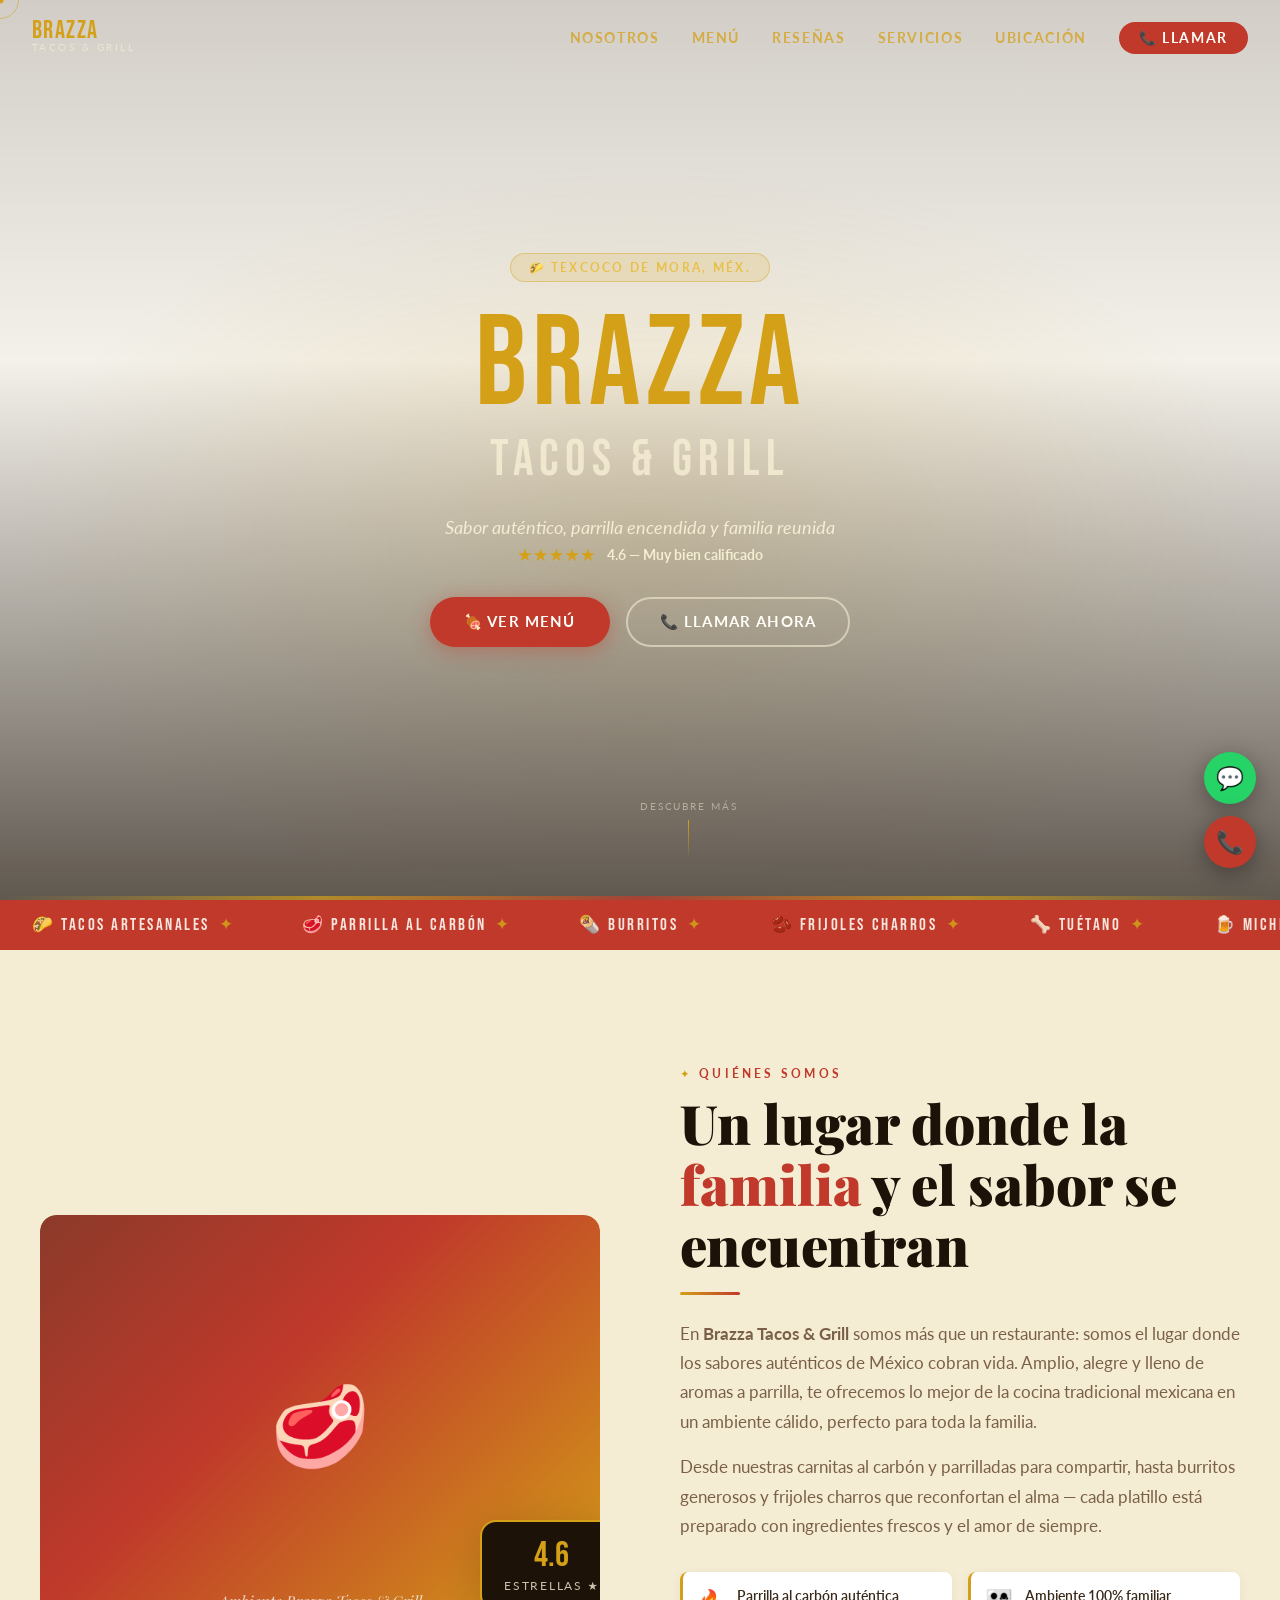
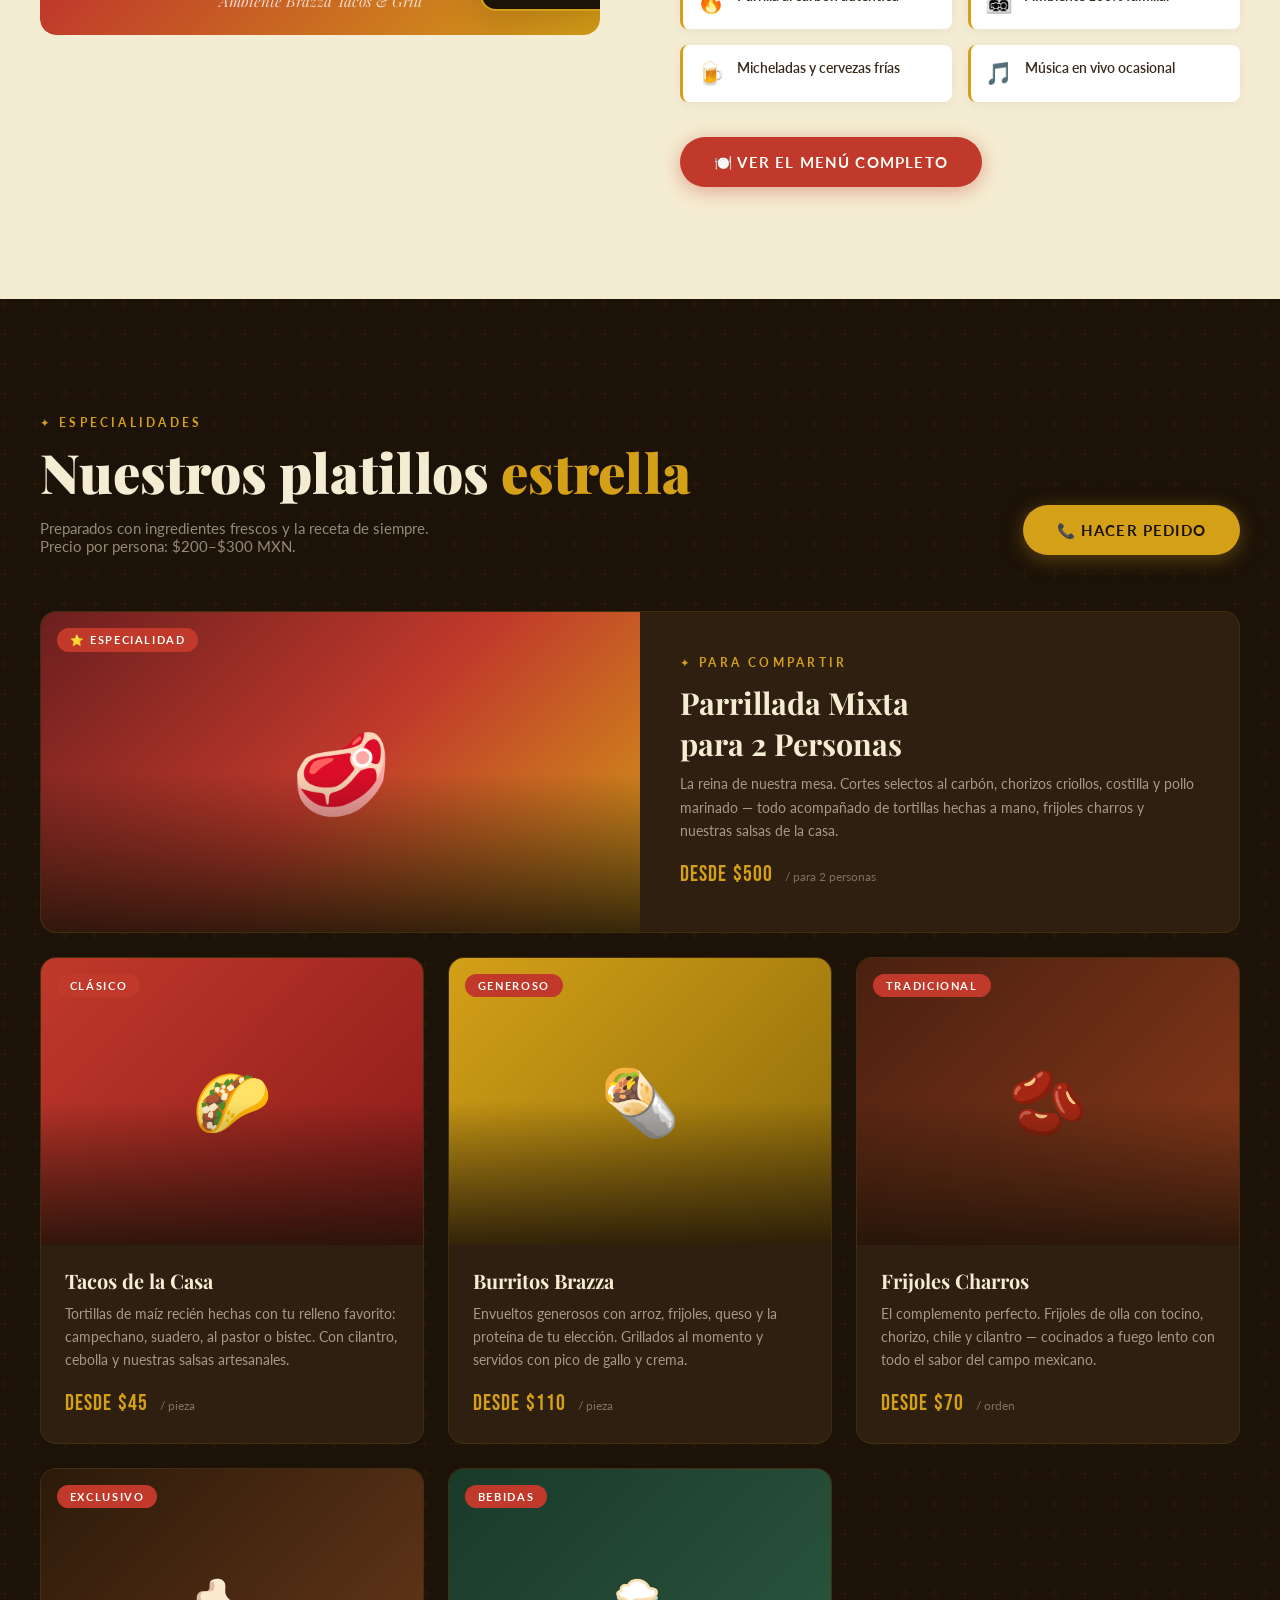
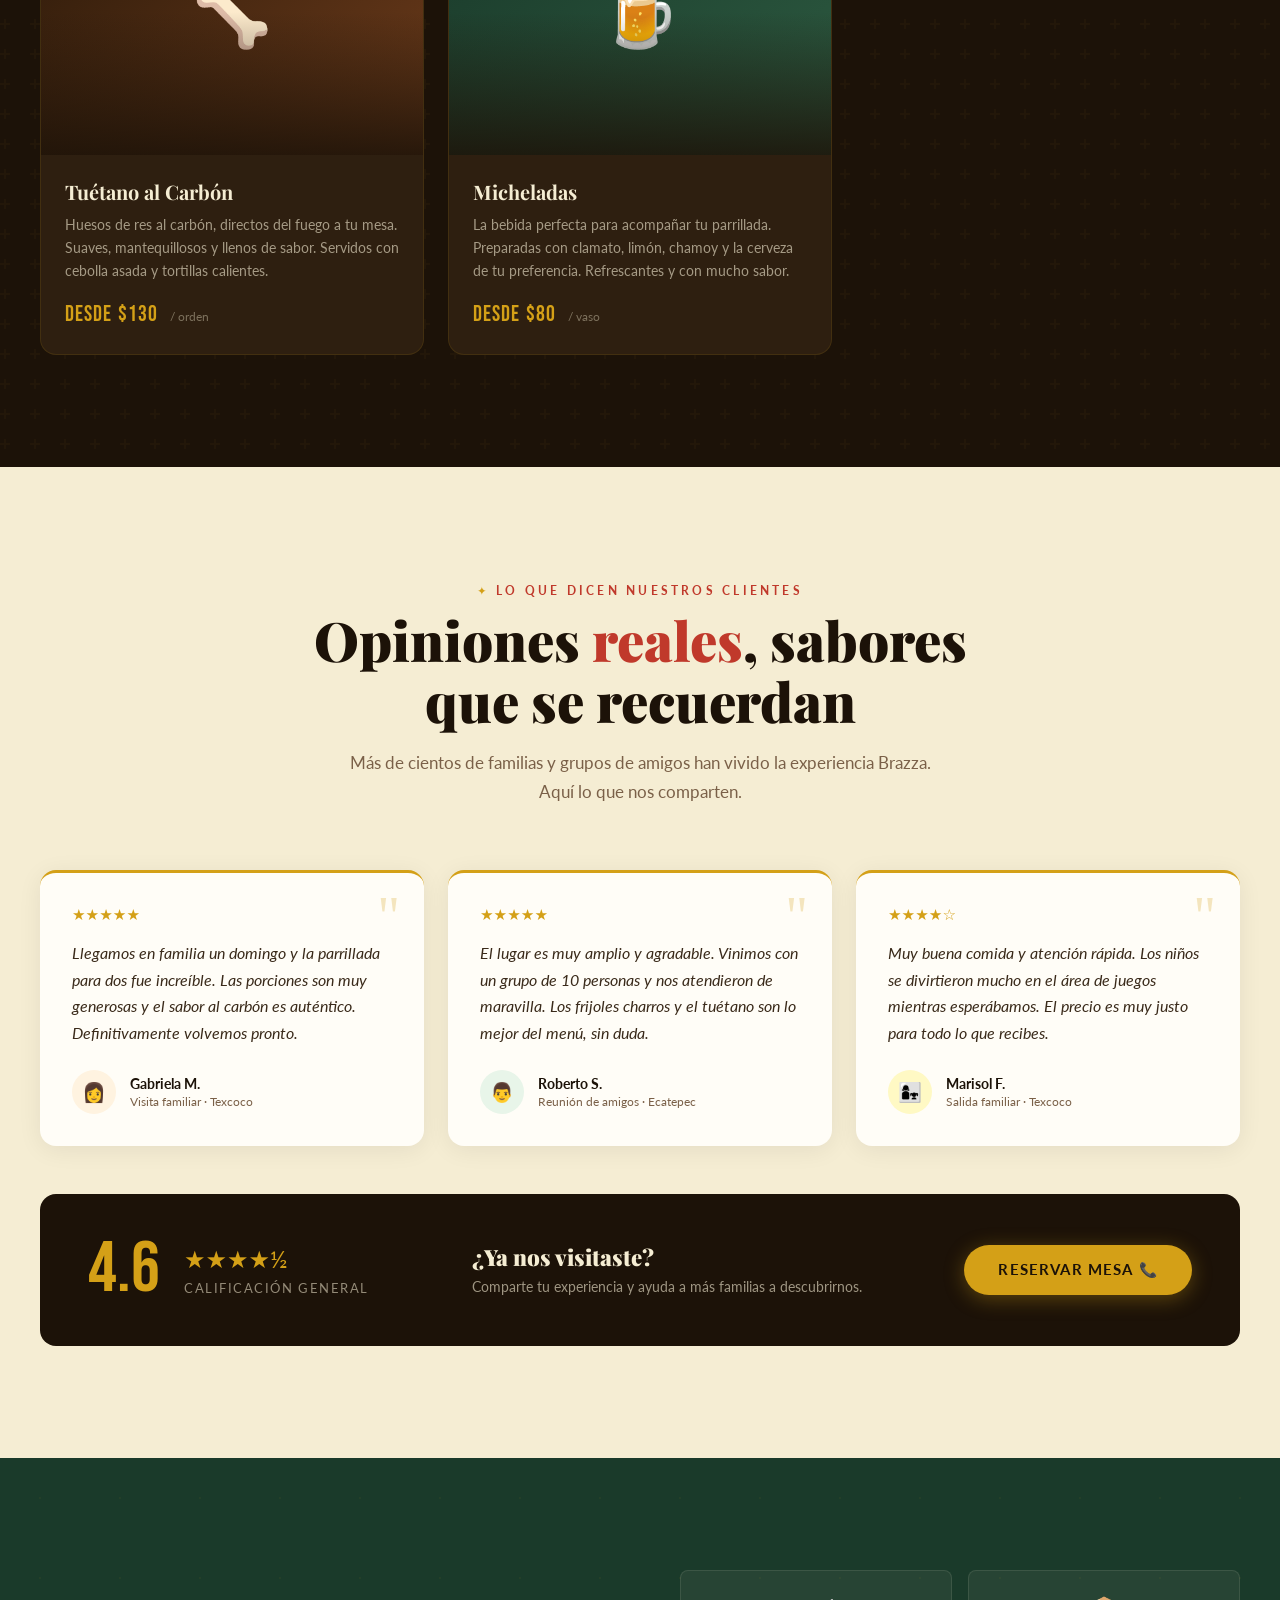
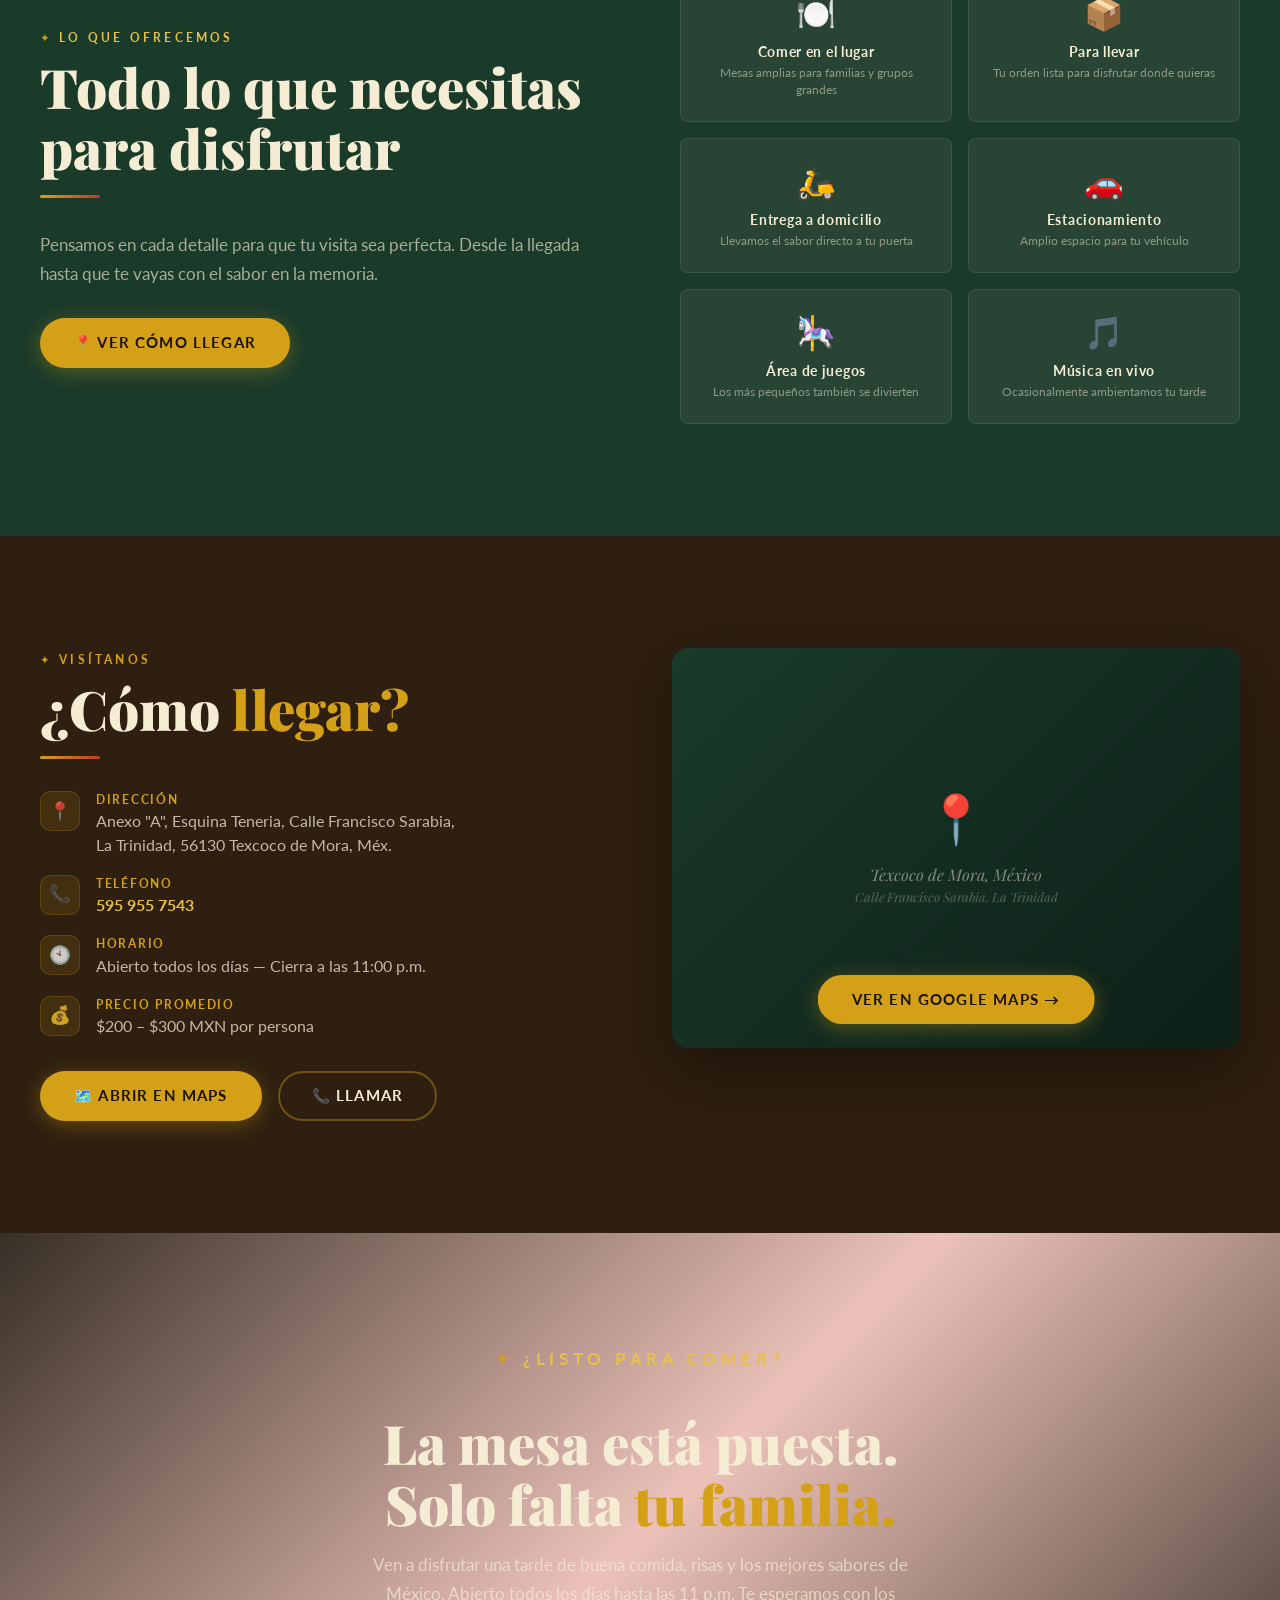
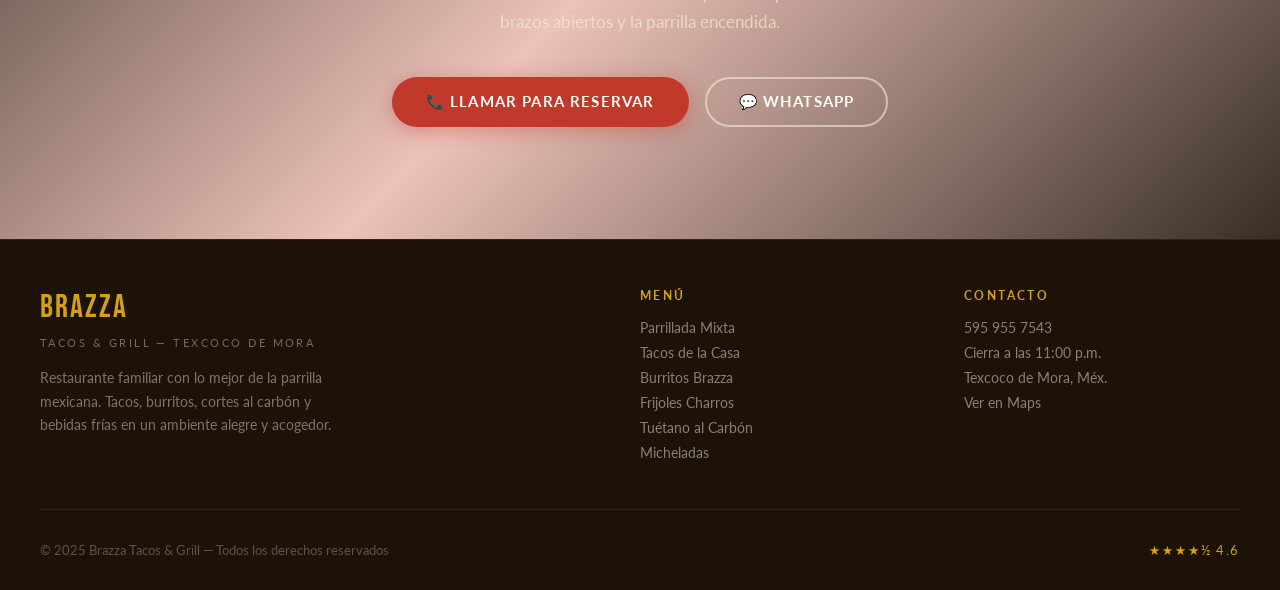
<file: braza_plantilla.html>
<!DOCTYPE html>
<html lang="es">
<head>
  <meta charset="UTF-8" />
  <meta name="viewport" content="width=device-width, initial-scale=1.0" />
  <title>BRAZZA TACOS & GRILL — Texcoco de Mora</title>
  <meta name="description" content="Taquería y restaurante familiar en Texcoco. Parrilladas, tacos, burritos, frijoles charros, micheladas y más. Ven a disfrutar en familia." />

  <!-- Google Fonts -->
  <link rel="preconnect" href="https://fonts.googleapis.com" />
  <link rel="preconnect" href="https://fonts.gstatic.com" crossorigin />
  <link href="https://fonts.googleapis.com/css2?family=Playfair+Display:ital,wght@0,400;0,700;0,900;1,400&family=Lato:wght@300;400;700;900&family=Bebas+Neue&display=swap" rel="stylesheet" />

  <style>
    /* =====================================================
       DESIGN TOKENS — edit here to retheme the whole site
    ===================================================== */
    :root {
      --c-terracota:   #C0392B;
      --c-terracota-dk:#9B2D23;
      --c-gold:        #D4A017;
      --c-gold-lt:     #E8C048;
      --c-cream:       #F5EDD3;
      --c-cream-dk:    #EAD9B8;
      --c-green:       #1A3A2A;
      --c-green-lt:    #2C5940;
      --c-carbon:      #1C1208;
      --c-carbon-lt:   #2E1F10;
      --c-white:       #FFFDF7;
      --c-text:        #3A2A1A;
      --c-text-muted:  #7A6048;

      --ff-heading: 'Playfair Display', Georgia, serif;
      --ff-display: 'Bebas Neue', sans-serif;
      --ff-body:    'Lato', system-ui, sans-serif;

      --space-xs:  0.5rem;
      --space-sm:  1rem;
      --space-md:  2rem;
      --space-lg:  4rem;
      --space-xl:  7rem;

      --radius-sm: 8px;
      --radius-md: 16px;
      --radius-lg: 32px;

      --shadow-card: 0 8px 40px rgba(28,18,8,.18);
      --shadow-btn:  0 4px 20px rgba(192,57,43,.40);

      --nav-h: 72px;
      --transition: 0.4s cubic-bezier(.16,1,.3,1);
    }

    /* =====================================================
       RESET & BASE
    ===================================================== */
    *, *::before, *::after { box-sizing: border-box; margin: 0; padding: 0; }

    html { scroll-behavior: smooth; font-size: 16px; }

    body {
      font-family: var(--ff-body);
      background: var(--c-white);
      color: var(--c-text);
      overflow-x: hidden;
      cursor: none;
    }

    img { display: block; max-width: 100%; }
    a   { color: inherit; text-decoration: none; }
    button { cursor: none; font-family: var(--ff-body); }

    /* =====================================================
       CUSTOM CURSOR (desktop only)
    ===================================================== */
    #cursor-dot, #cursor-ring {
      position: fixed;
      border-radius: 50%;
      pointer-events: none;
      z-index: 9999;
      transform: translate(-50%, -50%);
    }
    #cursor-dot {
      width: 7px; height: 7px;
      background: var(--c-gold);
      transition: opacity .2s;
    }
    #cursor-ring {
      width: 38px; height: 38px;
      border: 1.5px solid rgba(212,160,23,.5);
      transition: width .35s var(--transition),
                  height .35s var(--transition),
                  border-color .35s;
    }
    body.cursor-hover #cursor-ring {
      width: 60px; height: 60px;
      border-color: rgba(212,160,23,.85);
    }

    @media (max-width: 768px) {
      body { cursor: auto; }
      #cursor-dot, #cursor-ring { display: none; }
    }

    /* =====================================================
       SCROLL REVEAL
    ===================================================== */
    .reveal       { opacity: 0; transform: translateY(48px); }
    .reveal-left  { opacity: 0; transform: translateX(-56px); }
    .reveal-right { opacity: 0; transform: translateX(56px); }
    .reveal-scale { opacity: 0; transform: scale(0.93); }

    .reveal, .reveal-left, .reveal-right, .reveal-scale {
      transition: opacity .9s var(--transition),
                  transform .9s var(--transition);
    }
    .reveal.visible, .reveal-left.visible,
    .reveal-right.visible, .reveal-scale.visible {
      opacity: 1; transform: none;
    }
    .delay-1 { transition-delay: .10s !important; }
    .delay-2 { transition-delay: .22s !important; }
    .delay-3 { transition-delay: .36s !important; }
    .delay-4 { transition-delay: .52s !important; }
    .delay-5 { transition-delay: .68s !important; }

    /* =====================================================
       NAVIGATION
    ===================================================== */
    #navbar {
      position: fixed;
      top: 0; left: 0; right: 0;
      height: var(--nav-h);
      z-index: 900;
      display: flex;
      align-items: center;
      justify-content: space-between;
      padding: 0 var(--space-md);
      transition: background .5s, box-shadow .5s, padding .4s;
    }
    #navbar.scrolled {
      background: var(--c-carbon);
      box-shadow: 0 4px 32px rgba(0,0,0,.35);
      padding: 0 var(--space-md);
    }

    .nav-logo {
      display: flex;
      flex-direction: column;
      line-height: 1;
      user-select: none;
    }
    .nav-logo .logo-main {
      font-family: var(--ff-display);
      font-size: 1.55rem;
      letter-spacing: .06em;
      color: var(--c-gold);
    }
    .nav-logo .logo-sub {
      font-family: var(--ff-body);
      font-size: .62rem;
      letter-spacing: .25em;
      text-transform: uppercase;
      color: var(--c-cream);
      opacity: .7;
    }

    nav ul {
      display: flex;
      gap: 2rem;
      list-style: none;
    }
    nav ul a {
      font-size: .85rem;
      font-weight: 700;
      letter-spacing: .12em;
      text-transform: uppercase;
      color: var(--c-cream);
      opacity: .75;
      transition: opacity .25s, color .25s;
      position: relative;
    }
    nav ul a::after {
      content: '';
      position: absolute;
      left: 0; bottom: -3px;
      width: 0; height: 1.5px;
      background: var(--c-gold);
      transition: width .3s var(--transition);
    }
    nav ul a:hover { opacity: 1; color: var(--c-gold); }
    nav ul a:hover::after { width: 100%; }

    .nav-cta {
      background: var(--c-terracota);
      color: var(--c-white) !important;
      padding: .5rem 1.25rem;
      border-radius: 50px;
      opacity: 1 !important;
      transition: background .25s, transform .2s !important;
    }
    .nav-cta::after { display: none !important; }
    .nav-cta:hover { background: var(--c-terracota-dk) !important; transform: scale(1.04); }

    /* Hamburger */
    .nav-toggle {
      display: none;
      flex-direction: column;
      gap: 5px;
      background: none;
      border: none;
      padding: 8px;
      cursor: pointer;
    }
    .nav-toggle span {
      display: block;
      width: 26px; height: 2px;
      background: var(--c-gold);
      border-radius: 2px;
      transition: .3s;
    }

    @media (max-width: 900px) {
      .nav-toggle { display: flex; }
      nav ul {
        position: fixed;
        top: 0; right: 0;
        height: 100vh;
        width: min(320px, 90vw);
        background: var(--c-carbon);
        flex-direction: column;
        justify-content: center;
        align-items: center;
        gap: 2.5rem;
        transform: translateX(100%);
        transition: transform .45s var(--transition);
        box-shadow: -8px 0 40px rgba(0,0,0,.4);
      }
      nav ul.open { transform: translateX(0); }
      nav ul a { font-size: 1.1rem; }
    }

    /* =====================================================
       HERO
    ===================================================== */
    #hero {
      position: relative;
      height: 100svh;
      min-height: 600px;
      display: flex;
      align-items: center;
      justify-content: center;
      overflow: hidden;
      text-align: center;
    }

    /* Parallax background */
    .hero-bg {
      position: absolute;
      inset: -18%;
      background:
        url('https://images.unsplash.com/photo-1565299585323-38d6b0865b47?w=1800&q=80')
        center/cover no-repeat;
      will-change: transform;
      filter: brightness(.48) saturate(1.1);
    }

    /* Radial warm glow */
    .hero-glow {
      position: absolute;
      inset: 0;
      background: radial-gradient(ellipse 70% 60% at 50% 60%,
        rgba(212,160,23,.18) 0%,
        transparent 70%);
      z-index: 1;
    }

    /* Dark gradient bottom */
    .hero-overlay {
      position: absolute;
      inset: 0;
      background: linear-gradient(
        to bottom,
        rgba(28,18,8,.2) 0%,
        rgba(28,18,8,.05) 40%,
        rgba(28,18,8,.7) 100%
      );
      z-index: 1;
    }

    /* Decorative fire-line */
    .hero-line {
      position: absolute;
      bottom: 0; left: 0; right: 0;
      height: 4px;
      background: linear-gradient(90deg, transparent, var(--c-gold), var(--c-terracota), var(--c-gold), transparent);
      z-index: 2;
      opacity: .7;
    }

    .hero-content {
      position: relative;
      z-index: 2;
      max-width: 780px;
      padding: 0 1.5rem;
    }

    .hero-badge {
      display: inline-flex;
      align-items: center;
      gap: .5rem;
      background: rgba(212,160,23,.15);
      border: 1px solid rgba(212,160,23,.4);
      border-radius: 50px;
      padding: .4rem 1.1rem;
      font-size: .72rem;
      font-weight: 700;
      letter-spacing: .2em;
      text-transform: uppercase;
      color: var(--c-gold-lt);
      margin-bottom: 1.6rem;
      backdrop-filter: blur(8px);
      /* Entry animation */
      opacity: 0;
      animation: fadeUp .8s .4s cubic-bezier(.16,1,.3,1) forwards;
    }

    .hero-title-wrap { overflow: hidden; }
    .hero-title {
      font-family: var(--ff-display);
      font-size: clamp(3.5rem, 10vw, 8rem);
      letter-spacing: .04em;
      line-height: .9;
      color: var(--c-white);
      margin-bottom: .4rem;
      display: block;
      transform: translateY(110%);
      animation: slideUp .9s .65s cubic-bezier(.16,1,.3,1) forwards;
    }
    .hero-title .accent { color: var(--c-gold); }

    .hero-sub-wrap { overflow: hidden; }
    .hero-sub {
      font-family: var(--ff-display);
      font-size: clamp(1.4rem, 4vw, 3.2rem);
      letter-spacing: .12em;
      color: var(--c-cream);
      opacity: .85;
      display: block;
      transform: translateY(110%);
      animation: slideUp .9s .85s cubic-bezier(.16,1,.3,1) forwards;
    }

    .hero-tagline {
      font-size: clamp(.95rem, 2vw, 1.15rem);
      color: var(--c-cream);
      opacity: 0;
      margin: 1.4rem auto .1rem;
      max-width: 500px;
      line-height: 1.6;
      font-style: italic;
      animation: fadeUp .8s 1.1s cubic-bezier(.16,1,.3,1) forwards;
    }

    .hero-stars {
      display: flex;
      align-items: center;
      justify-content: center;
      gap: .3rem;
      opacity: 0;
      margin-bottom: 2rem;
      animation: fadeUp .8s 1.25s cubic-bezier(.16,1,.3,1) forwards;
    }
    .hero-stars .star { color: var(--c-gold); font-size: 1.1rem; }
    .hero-stars .rating-text {
      font-size: .9rem;
      color: var(--c-cream);
      font-weight: 700;
      margin-left: .4rem;
    }

    .hero-btns {
      display: flex;
      gap: 1rem;
      justify-content: center;
      flex-wrap: wrap;
      opacity: 0;
      animation: fadeUp .8s 1.45s cubic-bezier(.16,1,.3,1) forwards;
    }

    /* Keyframes */
    @keyframes slideUp {
      from { transform: translateY(110%); }
      to   { transform: translateY(0); }
    }
    @keyframes fadeUp {
      from { opacity: 0; transform: translateY(22px); }
      to   { opacity: 1; transform: translateY(0); }
    }
    @keyframes spin {
      to { transform: rotate(360deg); }
    }
    @keyframes pulse {
      0%, 100% { transform: scale(1); }
      50%       { transform: scale(1.06); }
    }
    @keyframes marquee {
      from { transform: translateX(0); }
      to   { transform: translateX(-50%); }
    }
    @keyframes float {
      0%, 100% { transform: translateY(0); }
      50%       { transform: translateY(-10px); }
    }

    /* Scroll indicator */
    .hero-scroll {
      position: absolute;
      bottom: 2.5rem; left: 50%;
      transform: translateX(-50%);
      z-index: 3;
      display: flex;
      flex-direction: column;
      align-items: center;
      gap: .5rem;
      opacity: 0;
      animation: fadeUp 1s 1.8s forwards;
    }
    .hero-scroll span {
      font-size: .65rem;
      letter-spacing: .18em;
      text-transform: uppercase;
      color: rgba(245,237,211,.5);
    }
    .scroll-line {
      width: 1px; height: 40px;
      background: linear-gradient(to bottom, var(--c-gold), transparent);
      animation: pulse 2s 2.5s ease-in-out infinite;
    }

    /* =====================================================
       BUTTONS
    ===================================================== */
    .btn {
      display: inline-flex;
      align-items: center;
      gap: .55rem;
      padding: .85rem 2rem;
      border-radius: 50px;
      font-weight: 700;
      font-size: .92rem;
      letter-spacing: .08em;
      text-transform: uppercase;
      border: 2px solid transparent;
      transition: transform .2s, box-shadow .3s, background .25s, color .25s;
      position: relative;
      overflow: hidden;
    }
    .btn::before {
      content: '';
      position: absolute;
      inset: 0;
      background: rgba(255,255,255,.12);
      opacity: 0;
      transition: opacity .25s;
    }
    .btn:hover::before { opacity: 1; }
    .btn:hover { transform: translateY(-2px); }
    .btn:active { transform: translateY(0); }

    .btn-primary {
      background: var(--c-terracota);
      color: var(--c-white);
      box-shadow: var(--shadow-btn);
    }
    .btn-primary:hover { box-shadow: 0 8px 30px rgba(192,57,43,.55); }

    .btn-outline {
      border-color: rgba(245,237,211,.6);
      color: var(--c-white);
      backdrop-filter: blur(8px);
    }
    .btn-outline:hover {
      border-color: var(--c-gold);
      color: var(--c-gold);
    }

    .btn-gold {
      background: var(--c-gold);
      color: var(--c-carbon);
      box-shadow: 0 4px 20px rgba(212,160,23,.35);
    }
    .btn-gold:hover { background: var(--c-gold-lt); box-shadow: 0 8px 30px rgba(212,160,23,.55); }

    .btn-dark {
      background: var(--c-carbon);
      color: var(--c-gold);
      border-color: var(--c-gold);
    }
    .btn-dark:hover { background: var(--c-carbon-lt); }

    /* =====================================================
       MARQUEE STRIP
    ===================================================== */
    .marquee-strip {
      background: var(--c-terracota);
      overflow: hidden;
      padding: .9rem 0;
      position: relative;
      z-index: 2;
    }
    .marquee-track {
      display: flex;
      width: max-content;
      animation: marquee 28s linear infinite;
    }
    .marquee-item {
      font-family: var(--ff-display);
      font-size: 1.05rem;
      letter-spacing: .15em;
      color: var(--c-white);
      white-space: nowrap;
      padding: 0 2rem;
      opacity: .88;
    }
    .marquee-dot { color: var(--c-gold); margin: 0 .2rem; }

    /* =====================================================
       SECTION COMMONS
    ===================================================== */
    section { position: relative; }

    .section-label {
      display: inline-block;
      font-size: .72rem;
      font-weight: 700;
      letter-spacing: .28em;
      text-transform: uppercase;
      color: var(--c-terracota);
      margin-bottom: .75rem;
    }
    .section-label::before {
      content: '✦  ';
      color: var(--c-gold);
    }

    .section-title {
      font-family: var(--ff-heading);
      font-size: clamp(2rem, 5vw, 3.4rem);
      font-weight: 900;
      line-height: 1.12;
      color: var(--c-carbon);
      margin-bottom: 1rem;
    }
    .section-title .accent { color: var(--c-terracota); }
    .section-title .gold   { color: var(--c-gold); }

    .section-body {
      font-size: 1.05rem;
      line-height: 1.75;
      color: var(--c-text-muted);
      max-width: 600px;
    }

    .gold-divider {
      width: 60px; height: 3px;
      background: linear-gradient(90deg, var(--c-gold), var(--c-terracota));
      border-radius: 2px;
      margin: 1rem 0 1.5rem;
    }

    /* =====================================================
       PRESENTACIÓN
    ===================================================== */
    #presentacion {
      padding: var(--space-xl) var(--space-md);
      background: var(--c-cream);
    }
    .presentacion-inner {
      max-width: 1200px;
      margin: 0 auto;
      display: grid;
      grid-template-columns: 1fr 1fr;
      gap: 5rem;
      align-items: center;
    }
    .presentacion-img-wrap {
      position: relative;
      border-radius: var(--radius-md);
      overflow: hidden;
    }
    .presentacion-img {
      width: 100%;
      aspect-ratio: 4/3;
      object-fit: cover;
      border-radius: var(--radius-md);
      transition: transform 1.2s var(--transition);
      background: var(--c-cream-dk);
      /* Placeholder gradient while image loads */
      background-image: linear-gradient(135deg, #C8845A 0%, #8B3A2A 50%, #1A3A2A 100%);
      display: flex;
      align-items: center;
      justify-content: center;
    }
    .presentacion-img-wrap:hover .presentacion-img { transform: scale(1.04); }

    /* Image placeholder emoji */
    .img-placeholder {
      width: 100%;
      aspect-ratio: 4/3;
      border-radius: var(--radius-md);
      display: flex;
      flex-direction: column;
      align-items: center;
      justify-content: center;
      gap: 1rem;
      font-size: 5rem;
      overflow: hidden;
      position: relative;
    }
    .img-placeholder::after {
      content: attr(data-label);
      position: absolute;
      bottom: 1.5rem;
      left: 50%; transform: translateX(-50%);
      font-family: var(--ff-heading);
      font-size: .95rem;
      font-style: italic;
      color: rgba(255,255,255,.75);
      white-space: nowrap;
    }

    /* Floating badge on image */
    .img-badge {
      position: absolute;
      bottom: 1.5rem; right: -1.5rem;
      background: var(--c-carbon);
      color: var(--c-gold);
      border: 2px solid var(--c-gold);
      border-radius: var(--radius-md);
      padding: 1rem 1.4rem;
      text-align: center;
      box-shadow: var(--shadow-card);
      animation: float 4s ease-in-out infinite;
    }
    .img-badge .badge-num {
      font-family: var(--ff-display);
      font-size: 2.2rem;
      display: block;
      line-height: 1;
    }
    .img-badge .badge-text {
      font-size: .72rem;
      letter-spacing: .15em;
      text-transform: uppercase;
      color: var(--c-cream);
      opacity: .8;
    }

    .features-grid {
      display: grid;
      grid-template-columns: 1fr 1fr;
      gap: 1rem;
      margin-top: 2rem;
    }
    .feature-item {
      display: flex;
      align-items: flex-start;
      gap: .75rem;
      padding: .9rem;
      background: white;
      border-radius: var(--radius-sm);
      border-left: 3px solid var(--c-gold);
      box-shadow: 0 2px 12px rgba(0,0,0,.06);
      transition: box-shadow .3s, transform .3s;
    }
    .feature-item:hover {
      box-shadow: 0 6px 24px rgba(0,0,0,.12);
      transform: translateY(-2px);
    }
    .feature-icon { font-size: 1.4rem; flex-shrink: 0; }
    .feature-text {
      font-size: .88rem;
      font-weight: 600;
      color: var(--c-text);
      line-height: 1.3;
    }

    @media (max-width: 900px) {
      .presentacion-inner { grid-template-columns: 1fr; gap: 3rem; }
      .img-badge { right: 1rem; }
    }

    /* =====================================================
       ESPECIALIDADES
    ===================================================== */
    #especialidades {
      padding: var(--space-xl) var(--space-md);
      background: var(--c-carbon);
      position: relative;
      overflow: hidden;
    }

    /* Texture overlay */
    #especialidades::before {
      content: '';
      position: absolute; inset: 0;
      background: url("data:image/svg+xml,%3Csvg width='60' height='60' viewBox='0 0 60 60' xmlns='http://www.w3.org/2000/svg'%3E%3Cg fill='none' fill-rule='evenodd'%3E%3Cg fill='%23D4A017' fill-opacity='0.04'%3E%3Cpath d='M36 34v-4h-2v4h-4v2h4v4h2v-4h4v-2h-4zm0-30V0h-2v4h-4v2h4v4h2V6h4V4h-4zM6 34v-4H4v4H0v2h4v4h2v-4h4v-2H6zM6 4V0H4v4H0v2h4v4h2V6h4V4H6z'/%3E%3C/g%3E%3C/g%3E%3C/svg%3E");
      opacity: 1;
    }

    .especialidades-header {
      max-width: 1200px;
      margin: 0 auto 3.5rem;
      display: flex;
      align-items: flex-end;
      justify-content: space-between;
      flex-wrap: wrap;
      gap: 1.5rem;
    }
    .especialidades-header .section-title { color: var(--c-cream); }
    .especialidades-header .section-label { color: var(--c-gold); }

    .cards-grid {
      max-width: 1200px;
      margin: 0 auto;
      display: grid;
      grid-template-columns: repeat(3, 1fr);
      gap: 1.5rem;
    }
    .cards-grid .card-featured {
      grid-column: span 3;
      display: grid;
      grid-template-columns: 1fr 1fr;
      overflow: hidden;
    }

    .dish-card {
      background: var(--c-carbon-lt);
      border-radius: var(--radius-md);
      overflow: hidden;
      border: 1px solid rgba(212,160,23,.12);
      transition: transform .4s var(--transition), box-shadow .4s;
      position: relative;
    }
    .dish-card:hover {
      transform: translateY(-8px);
      box-shadow: 0 20px 60px rgba(0,0,0,.45);
    }

    .dish-img {
      width: 100%;
      aspect-ratio: 4/3;
      overflow: hidden;
      position: relative;
    }
    .card-featured .dish-img { aspect-ratio: unset; height: 100%; min-height: 320px; }

    .dish-img-inner {
      width: 100%; height: 100%;
      object-fit: cover;
      transition: transform .8s var(--transition);
      background-image: linear-gradient(135deg, #8B3A2A, #C0392B, #D4A017);
      display: flex;
      align-items: center;
      justify-content: center;
      font-size: 4rem;
    }
    .dish-card:hover .dish-img-inner { transform: scale(1.08); }

    /* Gradient overlay on images */
    .dish-img::after {
      content: '';
      position: absolute;
      bottom: 0; left: 0; right: 0;
      height: 50%;
      background: linear-gradient(to top, rgba(28,18,8,.85), transparent);
      pointer-events: none;
    }

    .dish-tag {
      position: absolute;
      top: 1rem; left: 1rem;
      background: var(--c-terracota);
      color: var(--c-white);
      font-size: .68rem;
      font-weight: 700;
      letter-spacing: .15em;
      text-transform: uppercase;
      padding: .3rem .8rem;
      border-radius: 50px;
      z-index: 2;
    }

    .dish-info {
      padding: 1.4rem 1.5rem 1.6rem;
    }
    .card-featured .dish-info {
      display: flex;
      flex-direction: column;
      justify-content: center;
      padding: 2.5rem;
    }

    .dish-name {
      font-family: var(--ff-heading);
      font-size: 1.25rem;
      font-weight: 700;
      color: var(--c-cream);
      margin-bottom: .5rem;
    }
    .card-featured .dish-name { font-size: 1.9rem; }

    .dish-desc {
      font-size: .9rem;
      color: rgba(245,237,211,.6);
      line-height: 1.6;
      margin-bottom: 1.2rem;
    }

    .dish-price {
      font-family: var(--ff-display);
      font-size: 1.4rem;
      color: var(--c-gold);
      letter-spacing: .05em;
    }
    .price-note {
      font-size: .75rem;
      color: rgba(245,237,211,.4);
      margin-left: .4rem;
      font-family: var(--ff-body);
      font-weight: 400;
      letter-spacing: 0;
    }

    @media (max-width: 1000px) {
      .cards-grid { grid-template-columns: repeat(2, 1fr); }
      .cards-grid .card-featured { grid-column: span 2; }
    }
    @media (max-width: 650px) {
      .cards-grid { grid-template-columns: 1fr; }
      .cards-grid .card-featured {
        grid-column: span 1;
        grid-template-columns: 1fr;
      }
      .card-featured .dish-img { min-height: 250px; }
    }

    /* =====================================================
       RESEÑAS
    ===================================================== */
    #resenas {
      padding: var(--space-xl) var(--space-md);
      background: var(--c-cream);
      overflow: hidden;
    }
    .resenas-header {
      max-width: 700px;
      margin: 0 auto var(--space-lg);
      text-align: center;
    }

    .testimonials-grid {
      max-width: 1200px;
      margin: 0 auto;
      display: grid;
      grid-template-columns: repeat(3, 1fr);
      gap: 1.5rem;
    }

    .testimonial-card {
      background: var(--c-white);
      border-radius: var(--radius-md);
      padding: 2rem;
      box-shadow: 0 4px 24px rgba(0,0,0,.07);
      border-top: 3px solid var(--c-gold);
      position: relative;
      transition: transform .35s var(--transition), box-shadow .35s;
    }
    .testimonial-card:hover {
      transform: translateY(-5px);
      box-shadow: 0 12px 40px rgba(0,0,0,.14);
    }

    .testimonial-quote {
      font-size: 3.5rem;
      line-height: 1;
      color: var(--c-gold);
      opacity: .25;
      font-family: Georgia, serif;
      position: absolute;
      top: 1rem; right: 1.5rem;
    }

    .testimonial-stars {
      display: flex;
      gap: .2rem;
      margin-bottom: 1rem;
      color: var(--c-gold);
      font-size: .95rem;
    }

    .testimonial-text {
      font-size: .97rem;
      line-height: 1.7;
      color: var(--c-text);
      margin-bottom: 1.5rem;
      font-style: italic;
    }

    .testimonial-author {
      display: flex;
      align-items: center;
      gap: .85rem;
    }
    .author-avatar {
      width: 44px; height: 44px;
      border-radius: 50%;
      display: flex;
      align-items: center;
      justify-content: center;
      font-size: 1.2rem;
      flex-shrink: 0;
    }
    .author-name {
      font-weight: 700;
      font-size: .9rem;
      color: var(--c-carbon);
    }
    .author-meta {
      font-size: .78rem;
      color: var(--c-text-muted);
      margin-top: .15rem;
    }

    /* Overall rating banner */
    .rating-banner {
      max-width: 1200px;
      margin: 3rem auto 0;
      background: var(--c-carbon);
      border-radius: var(--radius-md);
      padding: 2.5rem 3rem;
      display: flex;
      align-items: center;
      justify-content: space-between;
      flex-wrap: wrap;
      gap: 2rem;
    }
    .rating-big {
      display: flex;
      align-items: center;
      gap: 1.5rem;
    }
    .rating-num {
      font-family: var(--ff-display);
      font-size: 4.5rem;
      color: var(--c-gold);
      line-height: 1;
    }
    .rating-stars-big {
      display: flex;
      gap: .3rem;
      font-size: 1.5rem;
      color: var(--c-gold);
      margin-bottom: .4rem;
    }
    .rating-label {
      font-size: .8rem;
      color: rgba(245,237,211,.55);
      letter-spacing: .12em;
      text-transform: uppercase;
    }
    .rating-banner-cta .section-title {
      color: var(--c-cream);
      font-size: 1.5rem;
      margin-bottom: .5rem;
    }
    .rating-banner-cta p {
      color: rgba(245,237,211,.6);
      font-size: .9rem;
    }

    @media (max-width: 900px) {
      .testimonials-grid { grid-template-columns: 1fr 1fr; }
      .rating-banner { padding: 2rem; }
    }
    @media (max-width: 600px) {
      .testimonials-grid { grid-template-columns: 1fr; }
    }

    /* =====================================================
       SERVICIOS
    ===================================================== */
    #servicios {
      padding: var(--space-xl) var(--space-md);
      background: var(--c-green);
      position: relative;
      overflow: hidden;
    }
    #servicios::before {
      content: '';
      position: absolute; inset: 0;
      background: url("data:image/svg+xml,%3Csvg xmlns='http://www.w3.org/2000/svg' width='80' height='80'%3E%3Ccircle cx='40' cy='40' r='1' fill='%23D4A017' fill-opacity='.06'/%3E%3C/svg%3E");
      background-size: 80px 80px;
    }

    .servicios-inner {
      max-width: 1200px;
      margin: 0 auto;
      display: grid;
      grid-template-columns: 1fr 1fr;
      gap: 5rem;
      align-items: center;
    }

    .servicios-header .section-title { color: var(--c-cream); }
    .servicios-header .section-label { color: var(--c-gold-lt); }
    .servicios-header .section-body  { color: rgba(245,237,211,.65); }
    .servicios-header .gold-divider  { margin-bottom: 2rem; }

    .servicios-grid {
      display: grid;
      grid-template-columns: 1fr 1fr;
      gap: 1rem;
    }
    .servicio-item {
      background: rgba(245,237,211,.06);
      border: 1px solid rgba(245,237,211,.1);
      border-radius: var(--radius-sm);
      padding: 1.4rem 1.2rem;
      text-align: center;
      transition: background .3s, transform .3s, border-color .3s;
    }
    .servicio-item:hover {
      background: rgba(212,160,23,.12);
      border-color: rgba(212,160,23,.3);
      transform: translateY(-4px);
    }
    .servicio-icon {
      font-size: 2rem;
      margin-bottom: .6rem;
      display: block;
    }
    .servicio-name {
      font-size: .88rem;
      font-weight: 700;
      color: var(--c-cream);
      letter-spacing: .05em;
    }
    .servicio-desc {
      font-size: .78rem;
      color: rgba(245,237,211,.5);
      margin-top: .25rem;
      line-height: 1.4;
    }

    @media (max-width: 900px) {
      .servicios-inner { grid-template-columns: 1fr; gap: 3rem; }
    }
    @media (max-width: 500px) {
      .servicios-grid { grid-template-columns: 1fr; }
    }

    /* =====================================================
       UBICACIÓN
    ===================================================== */
    #ubicacion {
      padding: var(--space-xl) var(--space-md);
      background: var(--c-carbon-lt);
      position: relative;
    }
    .ubicacion-inner {
      max-width: 1200px;
      margin: 0 auto;
      display: grid;
      grid-template-columns: 1fr 1fr;
      gap: 4rem;
      align-items: start;
    }

    .ubicacion-header .section-title { color: var(--c-cream); }
    .ubicacion-header .section-label { color: var(--c-gold); }

    .contact-list {
      list-style: none;
      margin: 2rem 0;
      display: flex;
      flex-direction: column;
      gap: 1.1rem;
    }
    .contact-list li {
      display: flex;
      align-items: flex-start;
      gap: 1rem;
      color: rgba(245,237,211,.75);
      font-size: .97rem;
      line-height: 1.5;
    }
    .contact-icon {
      width: 40px; height: 40px;
      border-radius: 10px;
      background: rgba(212,160,23,.12);
      border: 1px solid rgba(212,160,23,.2);
      display: flex;
      align-items: center;
      justify-content: center;
      font-size: 1.1rem;
      flex-shrink: 0;
    }
    .contact-label {
      font-size: .72rem;
      letter-spacing: .15em;
      text-transform: uppercase;
      color: var(--c-gold);
      font-weight: 700;
      display: block;
      margin-bottom: .15rem;
    }

    .contact-btns {
      display: flex;
      gap: 1rem;
      flex-wrap: wrap;
    }

    /* Map placeholder */
    .map-wrap {
      border-radius: var(--radius-md);
      overflow: hidden;
      box-shadow: 0 20px 60px rgba(0,0,0,.4);
      position: relative;
    }
    .map-placeholder {
      width: 100%;
      height: 400px;
      background: linear-gradient(135deg, #1A3A2A, #0D2018);
      display: flex;
      flex-direction: column;
      align-items: center;
      justify-content: center;
      gap: 1rem;
      font-size: 3.5rem;
      position: relative;
      overflow: hidden;
    }
    .map-placeholder::before {
      content: '';
      position: absolute; inset: 0;
      background: url("data:image/svg+xml,%3Csvg xmlns='http://www.w3.org/2000/svg' width='40' height='40'%3E%3Ccircle cx='20' cy='20' r='.8' fill='%23D4A017' fill-opacity='.08'/%3E%3C/svg%3E") center/40px 40px;
    }
    .map-label-text {
      font-family: var(--ff-heading);
      font-size: 1rem;
      color: rgba(245,237,211,.5);
      font-style: italic;
      position: relative;
      text-align: center;
      max-width: 250px;
    }
    .map-pin {
      font-size: 3rem;
      position: relative;
      animation: float 3s ease-in-out infinite;
    }
    .map-open-btn {
      position: absolute;
      bottom: 1.5rem; left: 50%;
      transform: translateX(-50%);
    }

    @media (max-width: 900px) {
      .ubicacion-inner { grid-template-columns: 1fr; }
    }

    /* =====================================================
       CTA FINAL
    ===================================================== */
    #cta-final {
      position: relative;
      padding: var(--space-xl) var(--space-md);
      text-align: center;
      overflow: hidden;
    }
    .cta-bg {
      position: absolute;
      inset: -18%;
      background:
        url('https://images.unsplash.com/photo-1551504734-5ee1c4a1479b?w=1800&q=80')
        center/cover no-repeat;
      will-change: transform;
      filter: brightness(.35) saturate(1.2);
    }
    .cta-overlay {
      position: absolute; inset: 0;
      background: linear-gradient(135deg,
        rgba(28,18,8,.88) 0%,
        rgba(192,57,43,.3) 50%,
        rgba(28,18,8,.88) 100%);
    }
    .cta-content {
      position: relative;
      z-index: 2;
      max-width: 700px;
      margin: 0 auto;
    }
    .cta-content .section-label { color: var(--c-gold-lt); }
    .cta-content .section-title { color: var(--c-cream); margin-bottom: 1rem; }
    .cta-content p {
      color: rgba(245,237,211,.7);
      font-size: 1.05rem;
      line-height: 1.7;
      margin-bottom: 2.5rem;
      max-width: 550px;
      margin-left: auto;
      margin-right: auto;
    }
    .cta-btns {
      display: flex;
      gap: 1rem;
      justify-content: center;
      flex-wrap: wrap;
    }

    /* =====================================================
       FOOTER
    ===================================================== */
    footer {
      background: var(--c-carbon);
      border-top: 1px solid rgba(212,160,23,.12);
      padding: 3rem var(--space-md) 2rem;
    }
    .footer-inner {
      max-width: 1200px;
      margin: 0 auto;
      display: grid;
      grid-template-columns: 2fr 1fr 1fr;
      gap: 3rem;
      margin-bottom: 2.5rem;
    }
    .footer-logo .logo-main {
      font-family: var(--ff-display);
      font-size: 2rem;
      color: var(--c-gold);
      letter-spacing: .06em;
      display: block;
      margin-bottom: .25rem;
    }
    .footer-logo .logo-sub {
      font-size: .7rem;
      letter-spacing: .22em;
      text-transform: uppercase;
      color: rgba(245,237,211,.4);
    }
    .footer-desc {
      font-size: .9rem;
      color: rgba(245,237,211,.45);
      line-height: 1.65;
      margin-top: 1rem;
      max-width: 320px;
    }
    .footer-col h4 {
      font-size: .75rem;
      letter-spacing: .2em;
      text-transform: uppercase;
      color: var(--c-gold);
      font-weight: 700;
      margin-bottom: 1rem;
    }
    .footer-col ul { list-style: none; }
    .footer-col ul li {
      font-size: .88rem;
      color: rgba(245,237,211,.5);
      margin-bottom: .5rem;
      transition: color .2s;
    }
    .footer-col ul li a { transition: color .2s; }
    .footer-col ul li a:hover { color: var(--c-gold); }
    .footer-col ul li:hover { color: rgba(245,237,211,.8); }

    .footer-bottom {
      max-width: 1200px;
      margin: 0 auto;
      display: flex;
      align-items: center;
      justify-content: space-between;
      flex-wrap: wrap;
      gap: 1rem;
      padding-top: 2rem;
      border-top: 1px solid rgba(245,237,211,.07);
      font-size: .8rem;
      color: rgba(245,237,211,.3);
    }
    .footer-stars { color: var(--c-gold); letter-spacing: .1rem; }

    @media (max-width: 768px) {
      .footer-inner { grid-template-columns: 1fr; gap: 2rem; }
      .footer-bottom { flex-direction: column; text-align: center; }
    }

    /* =====================================================
       FLOATING BUTTONS
    ===================================================== */
    .float-btns {
      position: fixed;
      bottom: 2rem; right: 1.5rem;
      display: flex;
      flex-direction: column;
      gap: .75rem;
      z-index: 800;
    }
    .float-btn {
      width: 52px; height: 52px;
      border-radius: 50%;
      border: none;
      display: flex;
      align-items: center;
      justify-content: center;
      font-size: 1.4rem;
      box-shadow: 0 6px 24px rgba(0,0,0,.35);
      transition: transform .25s, box-shadow .25s;
      text-decoration: none;
      cursor: pointer;
    }
    .float-btn:hover {
      transform: scale(1.1) translateY(-2px);
      box-shadow: 0 10px 32px rgba(0,0,0,.4);
    }
    .float-wa { background: #25D366; }
    .float-call { background: var(--c-terracota); }

    /* =====================================================
       ACCESSIBILITY: Reduced Motion
    ===================================================== */
    @media (prefers-reduced-motion: reduce) {
      *, *::before, *::after {
        animation-duration: .01ms !important;
        animation-iteration-count: 1 !important;
        transition-duration: .01ms !important;
      }
    }
  </style>
</head>
<body>

<!-- =====================================================
     CUSTOM CURSOR
===================================================== -->
<div id="cursor-dot" aria-hidden="true"></div>
<div id="cursor-ring" aria-hidden="true"></div>

<!-- =====================================================
     NAVBAR
===================================================== -->
<header id="navbar" role="banner">
  <a href="#" class="nav-logo" aria-label="BRAZZA TACOS & GRILL — inicio">
    <span class="logo-main">BRAZZA</span>
    <span class="logo-sub">Tacos &amp; Grill</span>
  </a>

  <button class="nav-toggle" id="nav-toggle" aria-label="Abrir menú de navegación" aria-expanded="false">
    <span></span><span></span><span></span>
  </button>

  <nav aria-label="Navegación principal">
    <ul id="nav-menu">
      <li><a href="#presentacion">Nosotros</a></li>
      <li><a href="#especialidades">Menú</a></li>
      <li><a href="#resenas">Reseñas</a></li>
      <li><a href="#servicios">Servicios</a></li>
      <li><a href="#ubicacion">Ubicación</a></li>
      <li><a href="tel:5959557543" class="nav-cta">📞 Llamar</a></li>
    </ul>
  </nav>
</header>

<!-- =====================================================
     HERO
===================================================== -->
<main>
<section id="hero" aria-label="Bienvenida">
  <div class="hero-bg" id="hero-bg" role="img" aria-label="Fotografía de tacos y parrillada mexicana"></div>
  <div class="hero-glow" aria-hidden="true"></div>
  <div class="hero-overlay" aria-hidden="true"></div>
  <div class="hero-line" aria-hidden="true"></div>

  <div class="hero-content">
    <div class="hero-badge" aria-label="Restaurante en Texcoco">
      🌮 Texcoco de Mora, Méx.
    </div>

    <div class="hero-title-wrap">
      <span class="hero-title"><span class="accent">BRAZZA</span></span>
    </div>
    <div class="hero-sub-wrap">
      <span class="hero-sub">TACOS &amp; GRILL</span>
    </div>

    <p class="hero-tagline">Sabor auténtico, parrilla encendida y familia reunida</p>

    <div class="hero-stars" aria-label="Calificación 4.6 de 5 estrellas">
      <span class="star" aria-hidden="true">★★★★★</span>
      <span class="rating-text">4.6 — Muy bien calificado</span>
    </div>

    <div class="hero-btns">
      <a href="#especialidades" class="btn btn-primary">
        🍖 Ver menú
      </a>
      <a href="tel:5959557543" class="btn btn-outline">
        📞 Llamar ahora
      </a>
    </div>
  </div>

  <div class="hero-scroll" aria-hidden="true">
    <span>Descubre más</span>
    <div class="scroll-line"></div>
  </div>
</section>

<!-- =====================================================
     MARQUEE
===================================================== -->
<div class="marquee-strip" aria-hidden="true">
  <div class="marquee-track" id="marquee-track"></div>
</div>

<!-- =====================================================
     PRESENTACIÓN
===================================================== -->
<section id="presentacion" aria-labelledby="presentacion-title">
  <div class="presentacion-inner">
    <div class="presentacion-img-wrap reveal-left">
      <div class="img-placeholder" style="background: linear-gradient(135deg,#8B3A2A 0%, #C0392B 40%, #D4A017 100%);" data-label="Ambiente Brazza Tacos &amp; Grill">
        🥩
      </div>
      <div class="img-badge" aria-label="Más de 10 años de experiencia">
        <span class="badge-num">4.6</span>
        <span class="badge-text">Estrellas ★</span>
      </div>
    </div>

    <div class="presentacion-texto">
      <p class="section-label reveal">Quiénes somos</p>
      <h2 class="section-title reveal delay-1" id="presentacion-title">
        Un lugar donde la <span class="accent">familia</span> y el sabor se encuentran
      </h2>
      <div class="gold-divider reveal delay-2"></div>
      <p class="section-body reveal delay-2">
        En <strong>Brazza Tacos &amp; Grill</strong> somos más que un restaurante: somos el lugar donde los sabores auténticos de México cobran vida. Amplio, alegre y lleno de aromas a parrilla, te ofrecemos lo mejor de la cocina tradicional mexicana en un ambiente cálido, perfecto para toda la familia.
      </p>
      <p class="section-body reveal delay-3" style="margin-top:1rem;">
        Desde nuestras carnitas al carbón y parrilladas para compartir, hasta burritos generosos y frijoles charros que reconfortan el alma — cada platillo está preparado con ingredientes frescos y el amor de siempre.
      </p>

      <div class="features-grid" style="margin-top: 2rem;">
        <div class="feature-item reveal delay-2">
          <span class="feature-icon" aria-hidden="true">🔥</span>
          <span class="feature-text">Parrilla al carbón auténtica</span>
        </div>
        <div class="feature-item reveal delay-3">
          <span class="feature-icon" aria-hidden="true">👨‍👩‍👧‍👦</span>
          <span class="feature-text">Ambiente 100% familiar</span>
        </div>
        <div class="feature-item reveal delay-3">
          <span class="feature-icon" aria-hidden="true">🍺</span>
          <span class="feature-text">Micheladas y cervezas frías</span>
        </div>
        <div class="feature-item reveal delay-4">
          <span class="feature-icon" aria-hidden="true">🎵</span>
          <span class="feature-text">Música en vivo ocasional</span>
        </div>
      </div>

      <a href="#especialidades" class="btn btn-primary reveal delay-4" style="margin-top:2.2rem; display:inline-flex;">
        🍽️ Ver el menú completo
      </a>
    </div>
  </div>
</section>

<!-- =====================================================
     ESPECIALIDADES
===================================================== -->
<section id="especialidades" aria-labelledby="especialidades-title">
  <div class="especialidades-header">
    <div>
      <p class="section-label reveal">Especialidades</p>
      <h2 class="section-title reveal delay-1" id="especialidades-title">
        Nuestros platillos <span style="color:var(--c-gold)">estrella</span>
      </h2>
      <p style="color:rgba(245,237,211,.55); font-size:.95rem; max-width:400px;" class="reveal delay-2">
        Preparados con ingredientes frescos y la receta de siempre. Precio por persona: $200–$300 MXN.
      </p>
    </div>
    <a href="tel:5959557543" class="btn btn-gold reveal">📞 Hacer pedido</a>
  </div>

  <div class="cards-grid">
    <!-- Card destacada -->
    <article class="dish-card card-featured reveal-scale">
      <div class="dish-img">
        <div class="dish-img-inner" role="img" aria-label="Parrillada Mixta para 2 personas" style="background: linear-gradient(135deg,#6B1F1F,#C0392B,#D4A017); font-size:5rem;">🥩</div>
        <span class="dish-tag">⭐ Especialidad</span>
      </div>
      <div class="dish-info">
        <p class="section-label" style="color:var(--c-gold);">Para compartir</p>
        <h3 class="dish-name">Parrillada Mixta<br>para 2 Personas</h3>
        <p class="dish-desc">
          La reina de nuestra mesa. Cortes selectos al carbón, chorizos criollos, costilla y pollo marinado — todo acompañado de tortillas hechas a mano, frijoles charros y nuestras salsas de la casa.
        </p>
        <div class="dish-price">
          Desde $500
          <span class="price-note">/ para 2 personas</span>
        </div>
      </div>
    </article>

    <!-- Tacos -->
    <article class="dish-card reveal">
      <div class="dish-img">
        <div class="dish-img-inner" role="img" aria-label="Tacos" style="background: linear-gradient(135deg,#C0392B,#8B1A1A);">🌮</div>
        <span class="dish-tag">Clásico</span>
      </div>
      <div class="dish-info">
        <h3 class="dish-name">Tacos de la Casa</h3>
        <p class="dish-desc">Tortillas de maíz recién hechas con tu relleno favorito: campechano, suadero, al pastor o bistec. Con cilantro, cebolla y nuestras salsas artesanales.</p>
        <div class="dish-price">Desde $45 <span class="price-note">/ pieza</span></div>
      </div>
    </article>

    <!-- Burritos -->
    <article class="dish-card reveal delay-1">
      <div class="dish-img">
        <div class="dish-img-inner" role="img" aria-label="Burritos" style="background: linear-gradient(135deg,#D4A017,#8B6A0A);">🌯</div>
        <span class="dish-tag">Generoso</span>
      </div>
      <div class="dish-info">
        <h3 class="dish-name">Burritos Brazza</h3>
        <p class="dish-desc">Envueltos generosos con arroz, frijoles, queso y la proteína de tu elección. Grillados al momento y servidos con pico de gallo y crema.</p>
        <div class="dish-price">Desde $110 <span class="price-note">/ pieza</span></div>
      </div>
    </article>

    <!-- Frijoles Charros -->
    <article class="dish-card reveal delay-2">
      <div class="dish-img">
        <div class="dish-img-inner" role="img" aria-label="Frijoles Charros" style="background: linear-gradient(135deg,#4A2010,#8B3A1A);">🫘</div>
        <span class="dish-tag">Tradicional</span>
      </div>
      <div class="dish-info">
        <h3 class="dish-name">Frijoles Charros</h3>
        <p class="dish-desc">El complemento perfecto. Frijoles de olla con tocino, chorizo, chile y cilantro — cocinados a fuego lento con todo el sabor del campo mexicano.</p>
        <div class="dish-price">Desde $70 <span class="price-note">/ orden</span></div>
      </div>
    </article>

    <!-- Tuétano -->
    <article class="dish-card reveal delay-1">
      <div class="dish-img">
        <div class="dish-img-inner" role="img" aria-label="Tuétano al carbón" style="background: linear-gradient(135deg,#2C1A0A,#6B3A1A);">🦴</div>
        <span class="dish-tag">Exclusivo</span>
      </div>
      <div class="dish-info">
        <h3 class="dish-name">Tuétano al Carbón</h3>
        <p class="dish-desc">Huesos de res al carbón, directos del fuego a tu mesa. Suaves, mantequillosos y llenos de sabor. Servidos con cebolla asada y tortillas calientes.</p>
        <div class="dish-price">Desde $130 <span class="price-note">/ orden</span></div>
      </div>
    </article>

    <!-- Micheladas -->
    <article class="dish-card reveal delay-2">
      <div class="dish-img">
        <div class="dish-img-inner" role="img" aria-label="Micheladas" style="background: linear-gradient(135deg,#1A3A2A,#2C5940);">🍺</div>
        <span class="dish-tag">Bebidas</span>
      </div>
      <div class="dish-info">
        <h3 class="dish-name">Micheladas</h3>
        <p class="dish-desc">La bebida perfecta para acompañar tu parrillada. Preparadas con clamato, limón, chamoy y la cerveza de tu preferencia. Refrescantes y con mucho sabor.</p>
        <div class="dish-price">Desde $80 <span class="price-note">/ vaso</span></div>
      </div>
    </article>
  </div>
</section>

<!-- =====================================================
     RESEÑAS
===================================================== -->
<section id="resenas" aria-labelledby="resenas-title">
  <div class="resenas-header">
    <p class="section-label reveal">Lo que dicen nuestros clientes</p>
    <h2 class="section-title reveal delay-1" id="resenas-title">
      Opiniones <span class="accent">reales</span>, sabores que se recuerdan
    </h2>
    <p class="section-body reveal delay-2" style="margin: 0 auto;">
      Más de cientos de familias y grupos de amigos han vivido la experiencia Brazza. Aquí lo que nos comparten.
    </p>
  </div>

  <div class="testimonials-grid">
    <article class="testimonial-card reveal">
      <span class="testimonial-quote" aria-hidden="true">"</span>
      <div class="testimonial-stars" aria-label="5 estrellas">★★★★★</div>
      <p class="testimonial-text">
        Llegamos en familia un domingo y la parrillada para dos fue increíble. Las porciones son muy generosas y el sabor al carbón es auténtico. Definitivamente volvemos pronto.
      </p>
      <div class="testimonial-author">
        <div class="author-avatar" style="background:#FFF3E0;" aria-hidden="true">👩</div>
        <div>
          <div class="author-name">Gabriela M.</div>
          <div class="author-meta">Visita familiar · Texcoco</div>
        </div>
      </div>
    </article>

    <article class="testimonial-card reveal delay-1">
      <span class="testimonial-quote" aria-hidden="true">"</span>
      <div class="testimonial-stars" aria-label="5 estrellas">★★★★★</div>
      <p class="testimonial-text">
        El lugar es muy amplio y agradable. Vinimos con un grupo de 10 personas y nos atendieron de maravilla. Los frijoles charros y el tuétano son lo mejor del menú, sin duda.
      </p>
      <div class="testimonial-author">
        <div class="author-avatar" style="background:#E8F5E9;" aria-hidden="true">👨</div>
        <div>
          <div class="author-name">Roberto S.</div>
          <div class="author-meta">Reunión de amigos · Ecatepec</div>
        </div>
      </div>
    </article>

    <article class="testimonial-card reveal delay-2">
      <span class="testimonial-quote" aria-hidden="true">"</span>
      <div class="testimonial-stars" aria-label="4 estrellas">★★★★☆</div>
      <p class="testimonial-text">
        Muy buena comida y atención rápida. Los niños se divirtieron mucho en el área de juegos mientras esperábamos. El precio es muy justo para todo lo que recibes.
      </p>
      <div class="testimonial-author">
        <div class="author-avatar" style="background:#FFF9C4;" aria-hidden="true">👩‍👧</div>
        <div>
          <div class="author-name">Marisol F.</div>
          <div class="author-meta">Salida familiar · Texcoco</div>
        </div>
      </div>
    </article>
  </div>

  <!-- Rating banner -->
  <div class="rating-banner reveal">
    <div class="rating-big">
      <div class="rating-num" aria-label="Calificación 4.6">4.6</div>
      <div>
        <div class="rating-stars-big" aria-hidden="true">★★★★½</div>
        <div class="rating-label">Calificación general</div>
      </div>
    </div>
    <div class="rating-banner-cta">
      <p class="section-title" style="color:var(--c-cream); font-size:1.4rem; font-family:var(--ff-heading);">
        ¿Ya nos visitaste?
      </p>
      <p>Comparte tu experiencia y ayuda a más familias a descubrirnos.</p>
    </div>
    <a href="tel:5959557543" class="btn btn-gold">Reservar mesa 📞</a>
  </div>
</section>

<!-- =====================================================
     SERVICIOS
===================================================== -->
<section id="servicios" aria-labelledby="servicios-title">
  <div class="servicios-inner">
    <div class="servicios-header">
      <p class="section-label reveal">Lo que ofrecemos</p>
      <h2 class="section-title reveal delay-1" id="servicios-title">
        Todo lo que necesitas para disfrutar
      </h2>
      <div class="gold-divider reveal delay-2"></div>
      <p class="section-body reveal delay-2">
        Pensamos en cada detalle para que tu visita sea perfecta. Desde la llegada hasta que te vayas con el sabor en la memoria.
      </p>
      <a href="#ubicacion" class="btn btn-gold reveal delay-3" style="margin-top:1.8rem; display:inline-flex;">
        📍 Ver cómo llegar
      </a>
    </div>

    <div class="servicios-grid">
      <div class="servicio-item reveal">
        <span class="servicio-icon" aria-hidden="true">🍽️</span>
        <div class="servicio-name">Comer en el lugar</div>
        <div class="servicio-desc">Mesas amplias para familias y grupos grandes</div>
      </div>
      <div class="servicio-item reveal delay-1">
        <span class="servicio-icon" aria-hidden="true">📦</span>
        <div class="servicio-name">Para llevar</div>
        <div class="servicio-desc">Tu orden lista para disfrutar donde quieras</div>
      </div>
      <div class="servicio-item reveal delay-1">
        <span class="servicio-icon" aria-hidden="true">🛵</span>
        <div class="servicio-name">Entrega a domicilio</div>
        <div class="servicio-desc">Llevamos el sabor directo a tu puerta</div>
      </div>
      <div class="servicio-item reveal delay-2">
        <span class="servicio-icon" aria-hidden="true">🚗</span>
        <div class="servicio-name">Estacionamiento</div>
        <div class="servicio-desc">Amplio espacio para tu vehículo</div>
      </div>
      <div class="servicio-item reveal delay-2">
        <span class="servicio-icon" aria-hidden="true">🎠</span>
        <div class="servicio-name">Área de juegos</div>
        <div class="servicio-desc">Los más pequeños también se divierten</div>
      </div>
      <div class="servicio-item reveal delay-3">
        <span class="servicio-icon" aria-hidden="true">🎵</span>
        <div class="servicio-name">Música en vivo</div>
        <div class="servicio-desc">Ocasionalmente ambientamos tu tarde</div>
      </div>
    </div>
  </div>
</section>

<!-- =====================================================
     UBICACIÓN
===================================================== -->
<section id="ubicacion" aria-labelledby="ubicacion-title">
  <div class="ubicacion-inner">
    <div class="ubicacion-header">
      <p class="section-label reveal">Visítanos</p>
      <h2 class="section-title reveal delay-1" id="ubicacion-title">
        ¿Cómo <span style="color:var(--c-gold)">llegar?</span>
      </h2>
      <div class="gold-divider reveal delay-2"></div>

      <ul class="contact-list">
        <li class="reveal delay-1">
          <div class="contact-icon" aria-hidden="true">📍</div>
          <div>
            <span class="contact-label">Dirección</span>
            Anexo "A", Esquina Teneria, Calle Francisco Sarabia,<br>
            La Trinidad, 56130 Texcoco de Mora, Méx.
          </div>
        </li>
        <li class="reveal delay-2">
          <div class="contact-icon" aria-hidden="true">📞</div>
          <div>
            <span class="contact-label">Teléfono</span>
            <a href="tel:5959557543" style="color:var(--c-gold-lt); font-weight:700;">595 955 7543</a>
          </div>
        </li>
        <li class="reveal delay-3">
          <div class="contact-icon" aria-hidden="true">🕙</div>
          <div>
            <span class="contact-label">Horario</span>
            Abierto todos los días — Cierra a las 11:00 p.m.
          </div>
        </li>
        <li class="reveal delay-4">
          <div class="contact-icon" aria-hidden="true">💰</div>
          <div>
            <span class="contact-label">Precio promedio</span>
            $200 – $300 MXN por persona
          </div>
        </li>
      </ul>

      <div class="contact-btns reveal delay-4">
        <a href="https://maps.google.com/?q=Calle+Francisco+Sarabia+La+Trinidad+Texcoco+de+Mora+Mexico" target="_blank" rel="noopener noreferrer" class="btn btn-gold">
          🗺️ Abrir en Maps
        </a>
        <a href="tel:5959557543" class="btn btn-outline" style="border-color:rgba(212,160,23,.4); color:var(--c-cream);">
          📞 Llamar
        </a>
      </div>
    </div>

    <div class="map-wrap reveal-right">
      <div class="map-placeholder" role="img" aria-label="Mapa de ubicación de Brazza Tacos y Grill">
        <div class="map-pin" aria-hidden="true">📍</div>
        <div class="map-label-text">
          Texcoco de Mora, México<br>
          <small style="font-size:.8rem; opacity:.6;">Calle Francisco Sarabia, La Trinidad</small>
        </div>
        <a href="https://maps.google.com/?q=Calle+Francisco+Sarabia+La+Trinidad+Texcoco+de+Mora+Mexico" target="_blank" rel="noopener noreferrer" class="btn btn-gold map-open-btn">
          Ver en Google Maps →
        </a>
      </div>
    </div>
  </div>
</section>

<!-- =====================================================
     CTA FINAL
===================================================== -->
<section id="cta-final" aria-labelledby="cta-title">
  <div class="cta-bg" id="cta-bg" aria-hidden="true"></div>
  <div class="cta-overlay" aria-hidden="true"></div>
  <div class="cta-content">
    <p class="section-label reveal">¿Listo para comer?</p>
    <h2 class="section-title reveal delay-1" id="cta-title">
      La mesa está puesta.<br>Solo falta <span class="gold">tu familia.</span>
    </h2>
    <p class="reveal delay-2">
      Ven a disfrutar una tarde de buena comida, risas y los mejores sabores de México. Abierto todos los días hasta las 11 p.m. Te esperamos con los brazos abiertos y la parrilla encendida.
    </p>
    <div class="cta-btns">
      <a href="tel:5959557543" class="btn btn-primary reveal delay-2">
        📞 Llamar para reservar
      </a>
      <a href="https://wa.me/525959557543?text=Hola%2C%20me%20gustar%C3%ADa%20hacer%20una%20reservaci%C3%B3n%20en%20Brazza%20Tacos%20%26%20Grill" target="_blank" rel="noopener noreferrer" class="btn btn-outline reveal delay-3">
        💬 WhatsApp
      </a>
    </div>
  </div>
</section>
</main>

<!-- =====================================================
     FOOTER
===================================================== -->
<footer>
  <div class="footer-inner">
    <div class="footer-logo">
      <span class="logo-main">BRAZZA</span>
      <span class="logo-sub">Tacos &amp; Grill — Texcoco de Mora</span>
      <p class="footer-desc">
        Restaurante familiar con lo mejor de la parrilla mexicana. Tacos, burritos, cortes al carbón y bebidas frías en un ambiente alegre y acogedor.
      </p>
    </div>
    <div class="footer-col">
      <h4>Menú</h4>
      <ul>
        <li>Parrillada Mixta</li>
        <li>Tacos de la Casa</li>
        <li>Burritos Brazza</li>
        <li>Frijoles Charros</li>
        <li>Tuétano al Carbón</li>
        <li>Micheladas</li>
      </ul>
    </div>
    <div class="footer-col">
      <h4>Contacto</h4>
      <ul>
        <li><a href="tel:5959557543">595 955 7543</a></li>
        <li>Cierra a las 11:00 p.m.</li>
        <li>Texcoco de Mora, Méx.</li>
        <li><a href="https://maps.google.com/?q=Calle+Francisco+Sarabia+La+Trinidad+Texcoco" target="_blank" rel="noopener noreferrer">Ver en Maps</a></li>
      </ul>
    </div>
  </div>
  <div class="footer-bottom">
    <span>© 2025 Brazza Tacos &amp; Grill — Todos los derechos reservados</span>
    <span class="footer-stars" aria-label="4.6 estrellas">★★★★½ 4.6</span>
  </div>
</footer>

<!-- =====================================================
     FLOATING BUTTONS
===================================================== -->
<div class="float-btns" aria-label="Contacto rápido">
  <a href="https://wa.me/525959557543?text=Hola%2C%20me%20gustar%C3%ADa%20m%C3%A1s%20informaci%C3%B3n%20sobre%20Brazza%20Tacos%20%26%20Grill"
     target="_blank" rel="noopener noreferrer"
     class="float-btn float-wa"
     aria-label="Contactar por WhatsApp">💬</a>
  <a href="tel:5959557543"
     class="float-btn float-call"
     aria-label="Llamar a Brazza Tacos y Grill">📞</a>
</div>

<!-- =====================================================
     JAVASCRIPT
===================================================== -->
<script>
  /* --- Reduced motion check --- */
  const prefersReduced = window.matchMedia('(prefers-reduced-motion: reduce)').matches;

  /* =====================================================
     CUSTOM CURSOR
  ===================================================== */
  if (!prefersReduced && window.innerWidth > 768) {
    const dot  = document.getElementById('cursor-dot');
    const ring = document.getElementById('cursor-ring');
    let mx = 0, my = 0, rx = 0, ry = 0;

    document.addEventListener('mousemove', e => {
      mx = e.clientX; my = e.clientY;
      dot.style.left = mx + 'px';
      dot.style.top  = my + 'px';
    });

    function animateCursor() {
      rx += (mx - rx) * 0.11;
      ry += (my - ry) * 0.11;
      ring.style.left = rx + 'px';
      ring.style.top  = ry + 'px';
      requestAnimationFrame(animateCursor);
    }
    animateCursor();

    document.querySelectorAll('a, button, .dish-card, .feature-item, .servicio-item, .testimonial-card').forEach(el => {
      el.addEventListener('mouseenter', () => document.body.classList.add('cursor-hover'));
      el.addEventListener('mouseleave', () => document.body.classList.remove('cursor-hover'));
    });
  }

  /* =====================================================
     NAVBAR — scroll state
  ===================================================== */
  const navbar = document.getElementById('navbar');
  window.addEventListener('scroll', () => {
    navbar.classList.toggle('scrolled', window.scrollY > 60);
  }, { passive: true });

  /* =====================================================
     MOBILE NAV TOGGLE
  ===================================================== */
  const navToggle = document.getElementById('nav-toggle');
  const navMenu   = document.getElementById('nav-menu');

  navToggle.addEventListener('click', () => {
    const isOpen = navMenu.classList.toggle('open');
    navToggle.setAttribute('aria-expanded', isOpen);
    document.body.style.overflow = isOpen ? 'hidden' : '';
  });

  navMenu.querySelectorAll('a').forEach(link => {
    link.addEventListener('click', () => {
      navMenu.classList.remove('open');
      navToggle.setAttribute('aria-expanded', 'false');
      document.body.style.overflow = '';
    });
  });

  /* =====================================================
     HERO PARALLAX
  ===================================================== */
  const heroBg = document.getElementById('hero-bg');
  const ctaBg  = document.getElementById('cta-bg');

  function handleParallax() {
    if (prefersReduced) return;
    const sy = window.scrollY;
    if (heroBg) heroBg.style.transform = `translateY(${sy * 0.35}px)`;

    if (ctaBg) {
      const rect = ctaBg.parentElement.getBoundingClientRect();
      ctaBg.style.transform = `translateY(${-rect.top * 0.3}px)`;
    }
  }
  window.addEventListener('scroll', handleParallax, { passive: true });

  /* =====================================================
     SCROLL REVEAL — IntersectionObserver
  ===================================================== */
  const revealEls = document.querySelectorAll('.reveal, .reveal-left, .reveal-right, .reveal-scale');

  const observer = new IntersectionObserver((entries) => {
    entries.forEach(entry => {
      if (entry.isIntersecting) {
        entry.target.classList.add('visible');
        observer.unobserve(entry.target);
      }
    });
  }, {
    threshold: 0.12,
    rootMargin: '0px 0px -50px 0px'
  });

  revealEls.forEach(el => observer.observe(el));

  /* =====================================================
     MARQUEE — build dynamically
  ===================================================== */
  const marqueeWords = [
    '🌮 Tacos Artesanales',
    '🥩 Parrilla al Carbón',
    '🌯 Burritos',
    '🫘 Frijoles Charros',
    '🦴 Tuétano',
    '🍺 Micheladas',
    '👨‍👩‍👧 Ambiente Familiar',
    '🎵 Música en Vivo',
    '📍 Texcoco de Mora'
  ];

  const track = document.getElementById('marquee-track');
  [...marqueeWords, ...marqueeWords].forEach(w => {
    const el = document.createElement('span');
    el.className = 'marquee-item';
    el.innerHTML = w + ' <span class="marquee-dot">✦</span>';
    track.appendChild(el);
  });

  /* =====================================================
     SMOOTH ANCHOR SCROLL (offset for fixed nav)
  ===================================================== */
  document.querySelectorAll('a[href^="#"]').forEach(anchor => {
    anchor.addEventListener('click', e => {
      const target = document.querySelector(anchor.getAttribute('href'));
      if (!target) return;
      e.preventDefault();
      const top = target.getBoundingClientRect().top + window.scrollY - 80;
      window.scrollTo({ top, behavior: 'smooth' });
    });
  });

  /* =====================================================
     ACTIVE NAV LINK (scroll spy)
  ===================================================== */
  const sections = document.querySelectorAll('section[id]');
  const navLinks  = document.querySelectorAll('nav ul a');

  const spyObserver = new IntersectionObserver((entries) => {
    entries.forEach(entry => {
      if (entry.isIntersecting) {
        navLinks.forEach(l => l.style.opacity = '');
        const activeLink = document.querySelector(`nav ul a[href="#${entry.target.id}"]`);
        if (activeLink) {
          activeLink.style.opacity = '1';
          activeLink.style.color = 'var(--c-gold)';
        }
      }
    });
  }, { threshold: 0.4 });

  sections.forEach(s => spyObserver.observe(s));
</script>
</body>
</html>
</file>
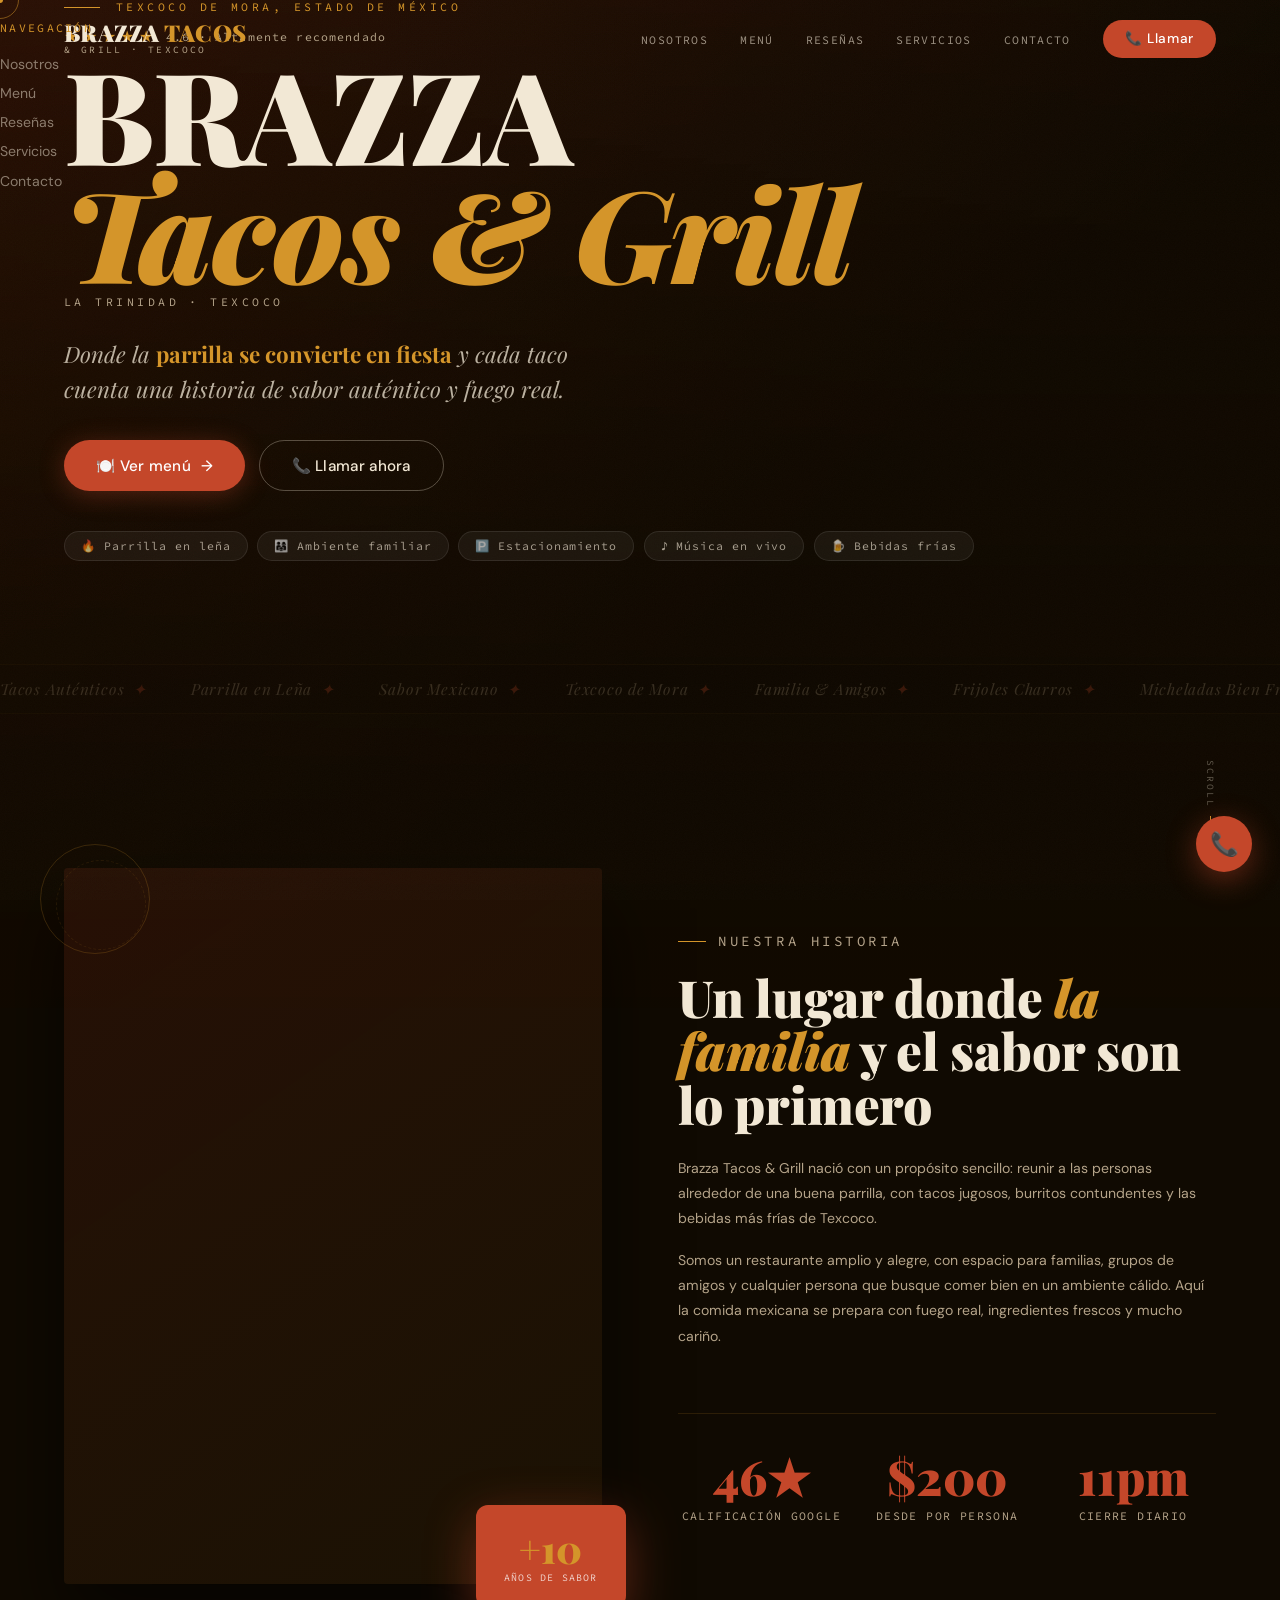
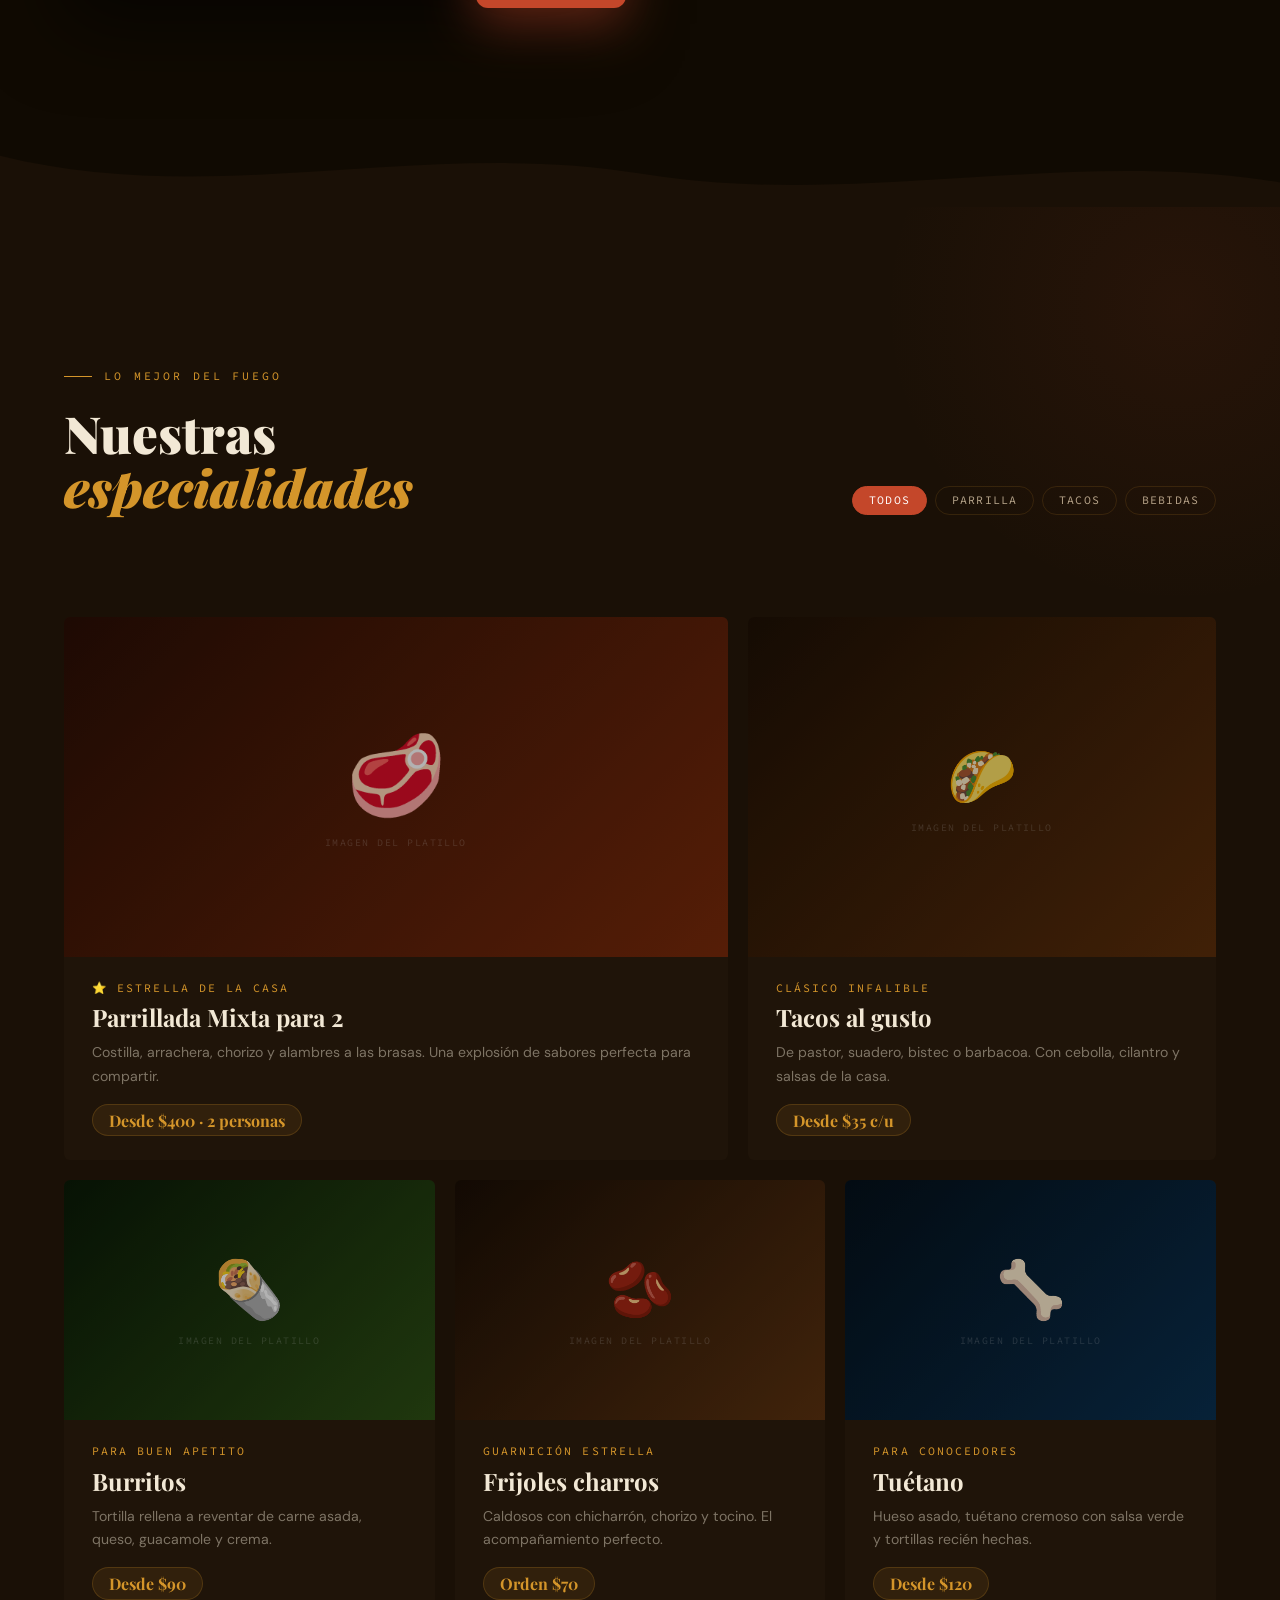
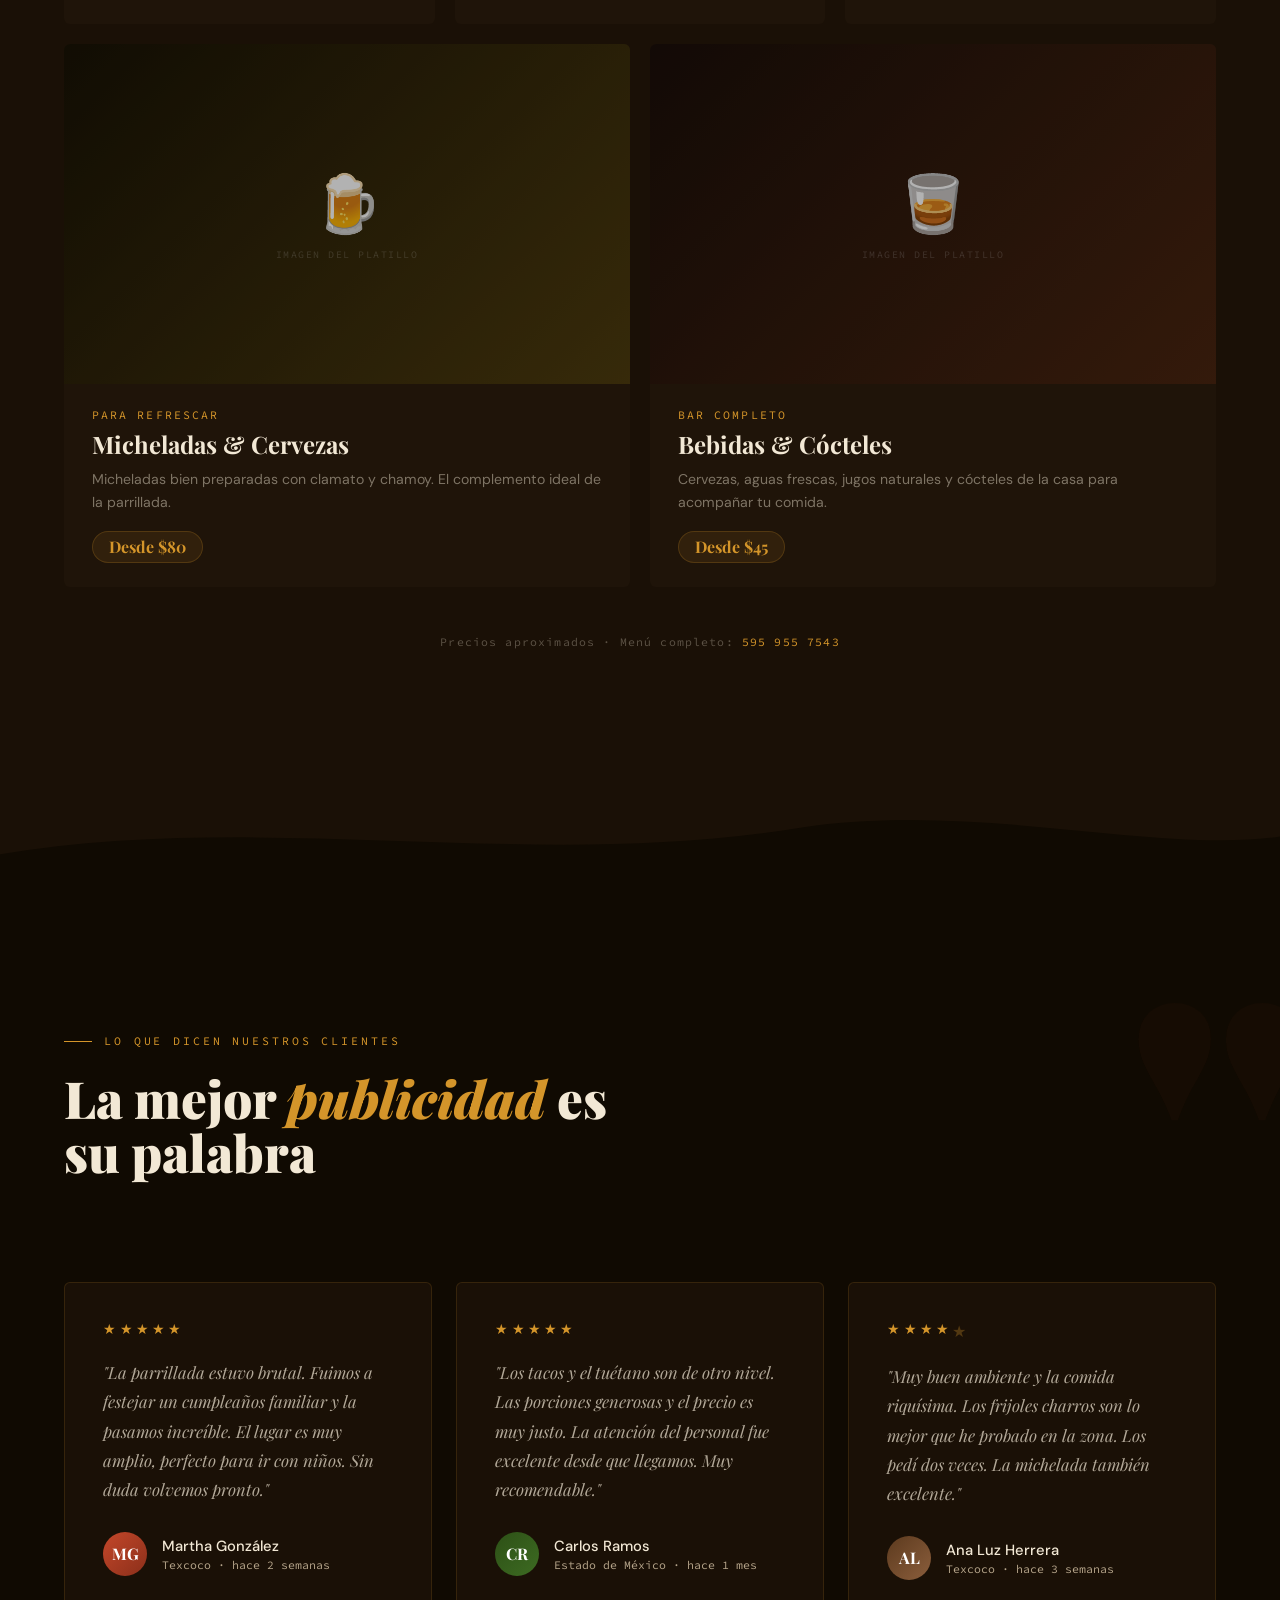
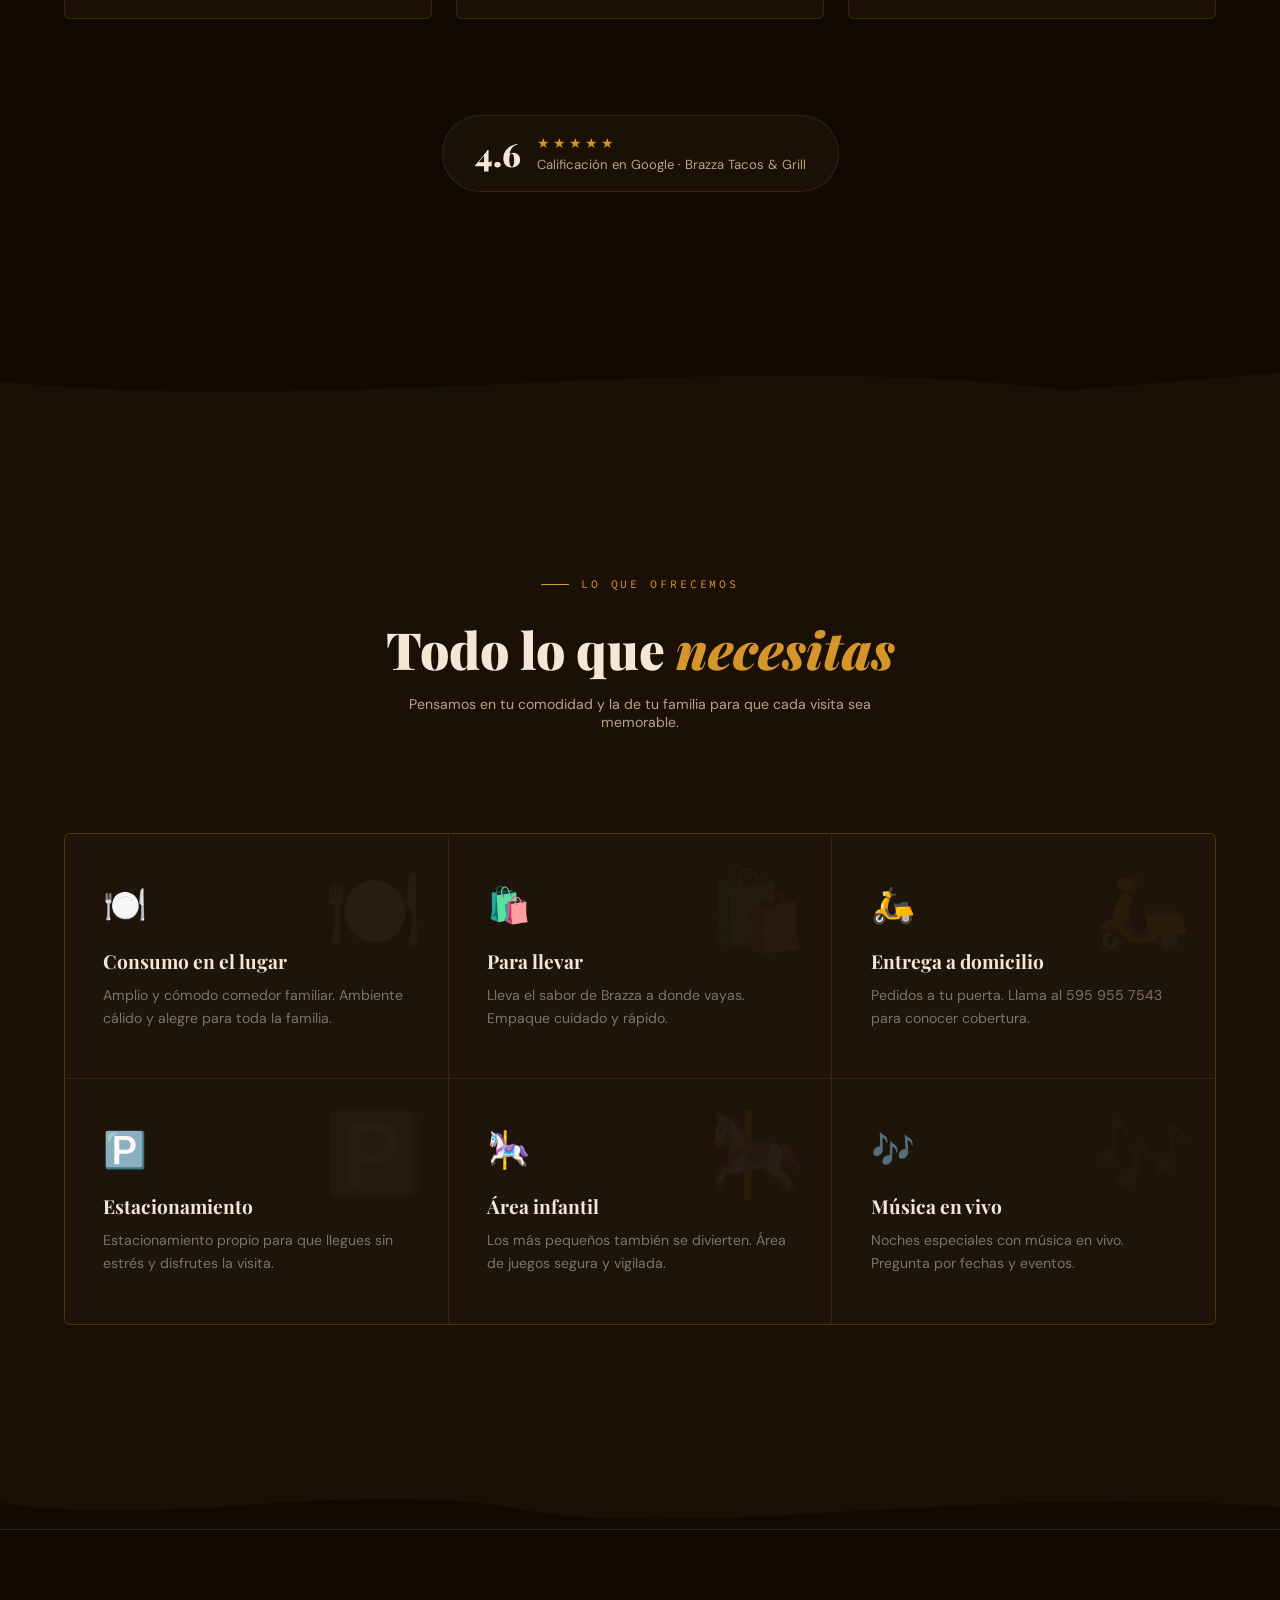
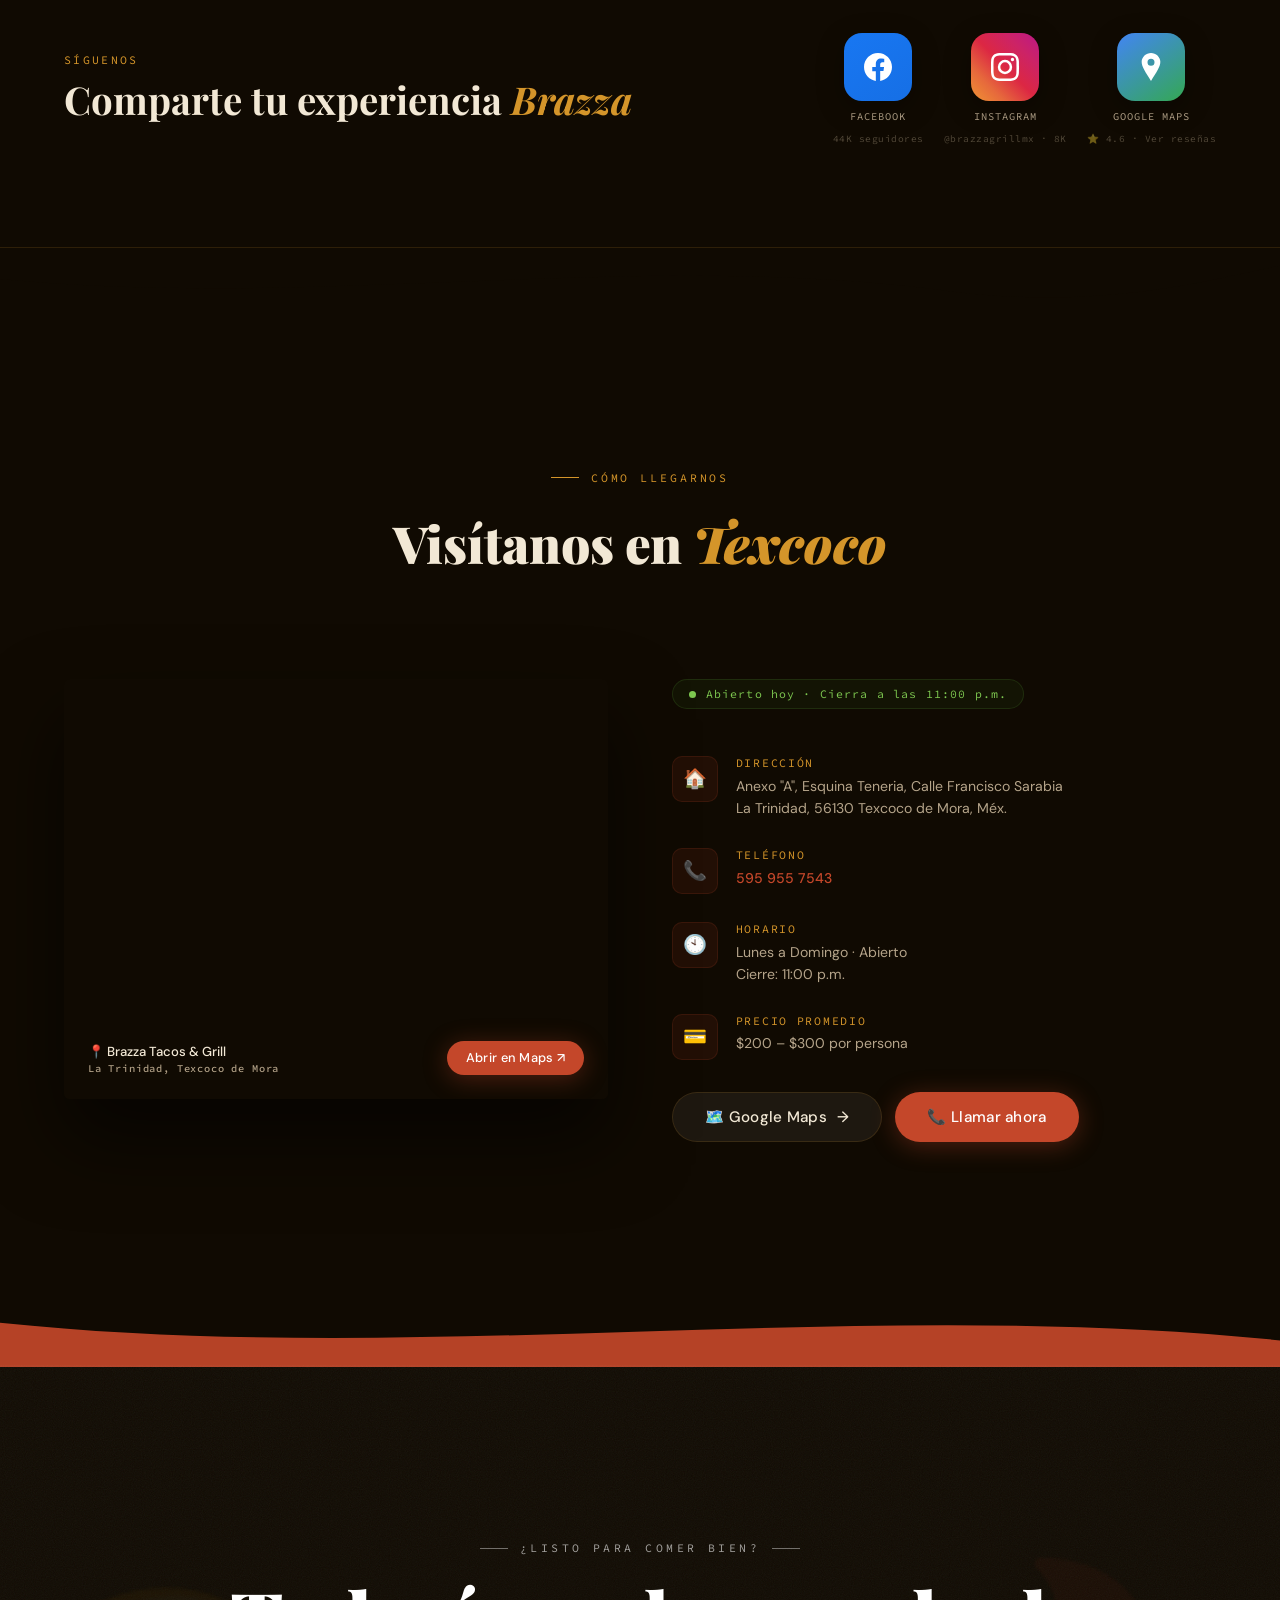
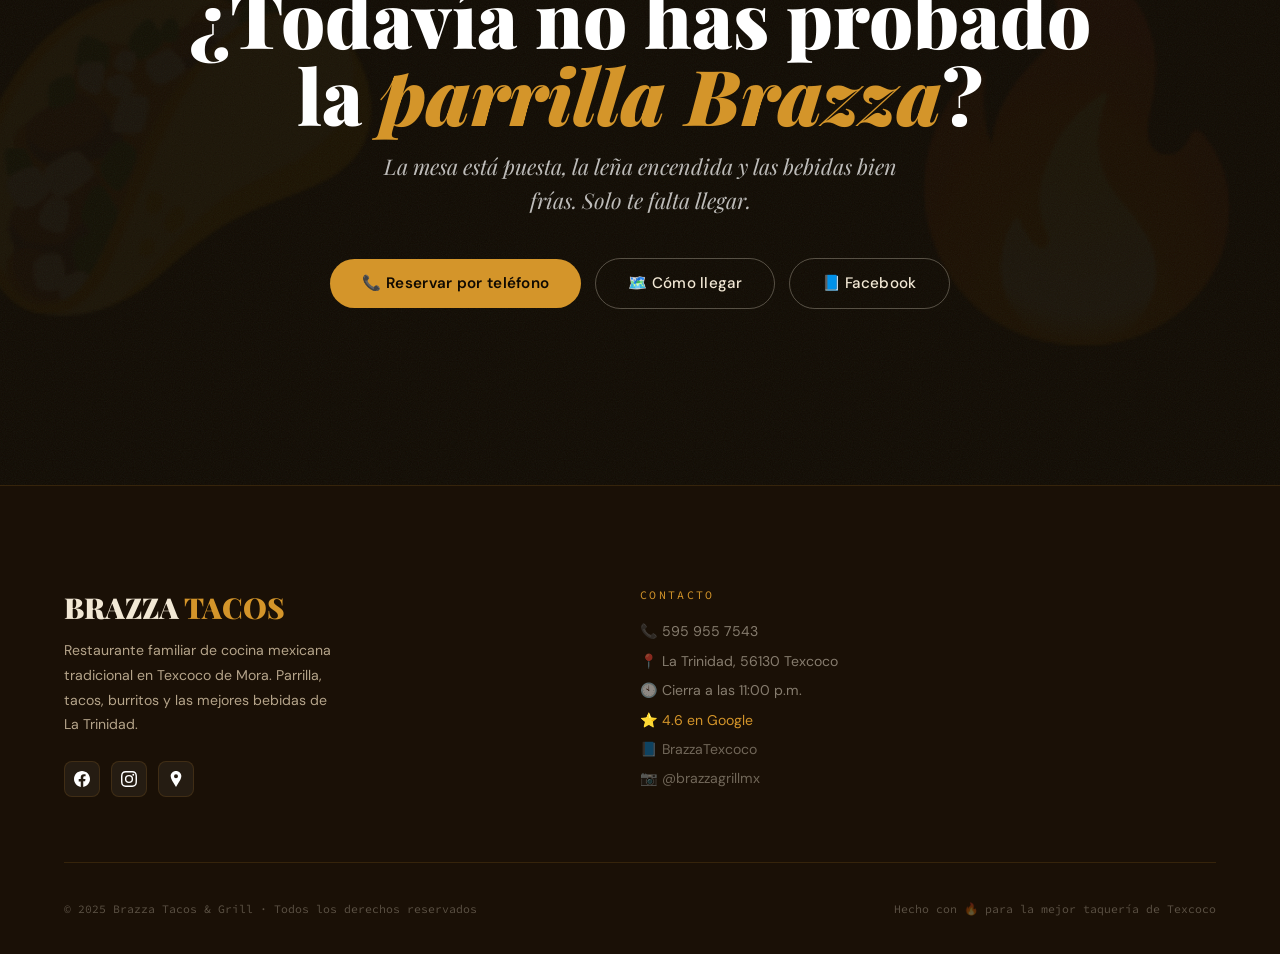
<file: brazza-tacos-grill-v3.html>
<!DOCTYPE html>
<html lang="es">
<head>
<meta charset="UTF-8"/>
<meta name="viewport" content="width=device-width,initial-scale=1.0"/>
<title>Brazza Tacos & Grill – Texcoco</title>
<link rel="preconnect" href="https://fonts.googleapis.com"/>
<link rel="preconnect" href="https://fonts.gstatic.com" crossorigin/>
<link href="https://fonts.googleapis.com/css2?family=Playfair+Display:ital,wght@0,400;0,700;0,900;1,400;1,700&family=DM+Sans:wght@300;400;500&family=Source+Code+Pro:wght@300;400&display=swap" rel="stylesheet"/>
<style>
/* ═══════════════════════════════════════════
   DESIGN TOKENS — Organic Luxury Dark
   ═══════════════════════════════════════════ */
:root{
  --c-bg:        #100A02;
  --c-surface:   #1A1006;
  --c-card:      #1F1409;
  --c-terra:     #C4472A;
  --c-terra-dim: #8B2F1A;
  --c-gold:      #D4952A;
  --c-gold-dim:  #9A6A18;
  --c-cream:     #F2E8D5;
  --c-cream-dim: #B5A48A;
  --c-line:      rgba(212,149,42,.15);
  --c-line2:     rgba(196,71,42,.2);

  --ease-expo:   cubic-bezier(.16,1,.3,1);
  --ease-io:     cubic-bezier(.76,0,.24,1);
  --ease-spring: cubic-bezier(.34,1.56,.64,1);

  --font-d: 'Playfair Display', Georgia, serif;
  --font-b: 'DM Sans', sans-serif;
  --font-m: 'Source Code Pro', monospace;

  --fs-hero: clamp(3.8rem,10vw,9.5rem);
  --fs-h1:   clamp(2.8rem,6vw,5.5rem);
  --fs-h2:   clamp(2rem,4vw,3.5rem);
  --fs-h3:   clamp(1.3rem,2.5vw,2rem);
  --fs-lead: clamp(1rem,1.6vw,1.25rem);
  --fs-body: clamp(.88rem,1.1vw,.98rem);
  --fs-mono: clamp(.65rem,.9vw,.78rem);

  --space-xs: clamp(.5rem,1vw,.75rem);
  --space-sm: clamp(1rem,2vw,1.5rem);
  --space-md: clamp(1.5rem,3vw,2.5rem);
  --space-lg: clamp(2.5rem,5vw,4rem);
  --space-xl: clamp(4rem,8vw,7rem);
  --space-2xl:clamp(6rem,12vw,10rem);
  --gutter:   clamp(1.25rem,5vw,4.5rem);
}

/* ═══ RESET ═══ */
*,*::before,*::after{box-sizing:border-box;margin:0;padding:0}
html{scroll-behavior:smooth;font-size:16px}
body{
  font-family:var(--font-b);
  background:var(--c-bg);
  color:var(--c-cream);
  overflow-x:hidden;
  cursor:none;
}
body.no-cursor{cursor:auto}
a{text-decoration:none;color:inherit}
ul{list-style:none}
img{max-width:100%;display:block}
button{cursor:none;border:none;background:none;font:inherit}

/* ═══ SCROLLBAR ═══ */
::-webkit-scrollbar{width:4px}
::-webkit-scrollbar-track{background:var(--c-bg)}
::-webkit-scrollbar-thumb{background:var(--c-terra);border-radius:2px}

/* ═══ CURSOR ═══ */
#cur-dot,#cur-ring{
  position:fixed;border-radius:50%;pointer-events:none;z-index:9999;
  transform:translate(-50%,-50%);top:0;left:0;
}
#cur-dot{width:6px;height:6px;background:var(--c-gold);transition:opacity .2s}
#cur-ring{
  width:38px;height:38px;
  border:1px solid rgba(212,149,42,.5);
  transition:width .35s var(--ease-expo),height .35s var(--ease-expo),border-color .3s;
}
body.cursor-hover #cur-ring{width:66px;height:66px;border-color:var(--c-terra)}
@media(hover:none){#cur-dot,#cur-ring{display:none}body{cursor:auto}}

/* ═══ LOADER ═══ */
#loader{
  position:fixed;inset:0;z-index:8000;
  background:var(--c-bg);
  display:flex;flex-direction:column;
  align-items:center;justify-content:center;gap:2rem;
}
#loader-logo{
  font-family:var(--font-d);
  font-size:clamp(2.5rem,6vw,5rem);
  font-weight:900;
  letter-spacing:.06em;
  color:var(--c-cream);
  clip-path:inset(0 100% 0 0);
  animation:clipReveal .9s var(--ease-expo) .3s forwards;
}
#loader-logo em{color:var(--c-gold);font-style:italic}
#loader-sub{
  font-family:var(--font-m);
  font-size:var(--fs-mono);
  letter-spacing:.3em;
  text-transform:uppercase;
  color:var(--c-gold-dim);
  opacity:0;
  animation:fadeUp .6s var(--ease-expo) .9s forwards;
}
#loader-bar{width:180px;height:1px;background:rgba(255,255,255,.07);overflow:hidden;position:relative}
#loader-bar::after{
  content:'';display:block;width:100%;height:100%;
  background:linear-gradient(90deg,var(--c-gold),var(--c-terra));
  transform:translateX(-100%);
  animation:barSlide 1.1s var(--ease-expo) .4s forwards;
}
#loader.out{animation:loaderOut .7s var(--ease-io) forwards}
@keyframes clipReveal{to{clip-path:inset(0 0% 0 0)}}
@keyframes barSlide{to{transform:translateX(0)}}
@keyframes loaderOut{to{opacity:0;pointer-events:none}}

/* ═══ CONTAINER ═══ */
.wrap{width:100%;max-width:1380px;margin-inline:auto;padding-inline:var(--gutter)}

/* ═══ NAVBAR ═══ */
nav{
  position:fixed;top:0;left:0;right:0;z-index:1000;
  padding:1.3rem 0;
  transition:background .4s,padding .4s,box-shadow .4s;
}
nav.scrolled{
  background:rgba(16,10,2,.95);
  backdrop-filter:blur(20px);
  padding:.8rem 0;
  box-shadow:0 2px 40px rgba(0,0,0,.5);
}
.nav-inner{display:flex;align-items:center;justify-content:space-between}
.nav-logo{display:flex;flex-direction:column;line-height:1}
.nav-logo-name{
  font-family:var(--font-d);font-size:1.45rem;font-weight:900;
  color:var(--c-cream);letter-spacing:.02em;
}
.nav-logo-name em{color:var(--c-gold);font-style:normal}
.nav-logo-sub{
  font-family:var(--font-m);font-size:.6rem;
  letter-spacing:.25em;text-transform:uppercase;
  color:var(--c-cream-dim);margin-top:2px;
}
.nav-links{display:flex;align-items:center;gap:2rem}
.nav-links a{
  font-family:var(--font-m);font-size:var(--fs-mono);
  letter-spacing:.12em;text-transform:uppercase;
  color:rgba(242,232,213,.6);
  transition:color .2s;position:relative;
}
.nav-links a::after{
  content:'';position:absolute;bottom:-3px;left:0;right:0;
  height:1px;background:var(--c-gold);
  transform:scaleX(0);transform-origin:left;
  transition:transform .35s var(--ease-expo);
}
.nav-links a:hover{color:var(--c-cream)}
.nav-links a:hover::after{transform:scaleX(1)}
.nav-cta{
  font-family:var(--font-b)!important;
  font-weight:500!important;
  font-size:.85rem!important;
  letter-spacing:.04em!important;
  text-transform:none!important;
  background:var(--c-terra)!important;
  color:#fff!important;
  padding:.65rem 1.4rem;
  border-radius:100px;
  transition:background .2s,transform .3s var(--ease-spring)!important;
}
.nav-cta:hover{background:var(--c-terra-dim)!important;transform:scale(1.05)!important}
.nav-cta::after{display:none!important}
.burger{display:none;flex-direction:column;gap:5px;cursor:none;padding:4px}
.burger span{display:block;width:22px;height:1.5px;background:var(--c-cream);border-radius:2px;transition:all .3s}
.mob-menu{
  display:none;position:fixed;inset:0;z-index:999;
  background:rgba(16,10,2,.98);
  flex-direction:column;align-items:center;justify-content:center;gap:2.5rem;
}
.mob-menu.open{display:flex}
.mob-menu a{
  font-family:var(--font-d);font-size:2.2rem;font-weight:700;
  color:var(--c-cream);transition:color .2s;
}
.mob-menu a:hover{color:var(--c-gold)}
.mob-close{
  position:absolute;top:1.5rem;right:1.5rem;
  font-size:1.8rem;color:var(--c-cream-dim);cursor:none;
  transition:color .2s;
}
.mob-close:hover{color:var(--c-cream)}

/* ═══ BUTTONS ═══ */
.btn{
  display:inline-flex;align-items:center;gap:.6rem;
  padding:.9rem 2rem;border-radius:100px;
  font-family:var(--font-b);font-weight:500;font-size:.95rem;
  letter-spacing:.02em;
  cursor:none;
  position:relative;overflow:hidden;
  transition:transform .35s var(--ease-spring),box-shadow .3s;
}
.btn::before{
  content:'';position:absolute;inset:0;
  background:rgba(255,255,255,0);
  transition:background .25s;
}
.btn:hover::before{background:rgba(255,255,255,.07)}
.btn-terra{background:var(--c-terra);color:#fff;box-shadow:0 4px 24px rgba(196,71,42,.35)}
.btn-terra:hover{transform:translateY(-3px) scale(1.02);box-shadow:0 10px 36px rgba(196,71,42,.5)}
.btn-ghost{background:transparent;color:var(--c-cream);border:1px solid rgba(242,232,213,.3)}
.btn-ghost:hover{border-color:var(--c-cream);transform:translateY(-2px)}
.btn-gold{background:var(--c-gold);color:var(--c-bg);font-weight:600}
.btn-gold:hover{transform:translateY(-3px) scale(1.02);box-shadow:0 10px 36px rgba(212,149,42,.4)}
.btn-dark{background:rgba(255,255,255,.06);color:var(--c-cream);border:1px solid var(--c-line)}
.btn-dark:hover{background:rgba(255,255,255,.1);transform:translateY(-2px)}
.btn-arrow{
  display:inline-block;
  transition:transform .35s var(--ease-spring);
}
.btn:hover .btn-arrow{transform:translateX(4px)}

/* ═══ REVEAL SYSTEM ═══ */
.reveal{opacity:0;transform:translateY(45px)}
.reveal-scale{opacity:0;transform:scale(.94)}
.reveal-left{opacity:0;transform:translateX(-50px)}
.reveal-right{opacity:0;transform:translateX(50px)}
.reveal,.reveal-scale,.reveal-left,.reveal-right{
  transition:opacity .9s var(--ease-expo),transform .9s var(--ease-expo);
}
.reveal.vis,.reveal-scale.vis,.reveal-left.vis,.reveal-right.vis{
  opacity:1;transform:none;
}
.d1{transition-delay:.10s!important}
.d2{transition-delay:.22s!important}
.d3{transition-delay:.38s!important}
.d4{transition-delay:.55s!important}
.d5{transition-delay:.70s!important}

/* ═══ SECTION LABEL ═══ */
.sec-label{
  display:inline-flex;align-items:center;gap:.75rem;
  font-family:var(--font-m);
  font-size:var(--fs-mono);
  letter-spacing:.25em;
  text-transform:uppercase;
  color:var(--c-gold);
  margin-bottom:var(--space-sm);
}
.sec-label::before{
  content:'';display:block;
  width:28px;height:1px;
  background:var(--c-gold);
}

/* ═══════════════════════════════════════════
   HERO
   ═══════════════════════════════════════════ */
#hero{
  position:relative;height:100svh;
  display:flex;align-items:flex-end;
  overflow:hidden;
}
.hero-bg{
  position:absolute;inset:-12%;
  background:
    linear-gradient(to bottom,rgba(16,10,2,.3) 0%,rgba(16,10,2,.7) 60%,rgba(16,10,2,.95) 100%),
    linear-gradient(135deg,rgba(196,71,42,.25) 0%,transparent 60%),
    url('https://images.unsplash.com/photo-1565299585323-38d6b0865b47?w=1800&q=80') center/cover no-repeat;
  will-change:transform;
  filter:saturate(1.2);
}
.hero-grain{
  position:absolute;inset:0;z-index:1;pointer-events:none;
  background-image:url("data:image/svg+xml,%3Csvg viewBox='0 0 256 256' xmlns='http://www.w3.org/2000/svg'%3E%3Cfilter id='n'%3E%3CfeTurbulence type='fractalNoise' baseFrequency='.9' numOctaves='4' stitchTiles='stitch'/%3E%3C/filter%3E%3Crect width='100%25' height='100%25' filter='url(%23n)' opacity='.04'/%3E%3C/svg%3E");
  background-size:256px 256px;
  opacity:.45;
}
.hero-content{
  position:relative;z-index:2;
  padding-bottom:clamp(4rem,8vw,7rem);
  width:100%;
}
.hero-eyebrow{
  display:flex;align-items:center;gap:1rem;
  font-family:var(--font-m);
  font-size:var(--fs-mono);letter-spacing:.3em;
  text-transform:uppercase;
  color:var(--c-gold);
  opacity:0;transform:translateY(12px);
  animation:fadeUp .7s var(--ease-expo) 2.0s forwards;
}
.hero-eyebrow-line{width:36px;height:1px;background:var(--c-gold)}
.hero-stars{
  display:flex;align-items:center;gap:.3rem;
  margin-top:.75rem;margin-bottom:.5rem;
  opacity:0;
  animation:fadeUp .7s var(--ease-expo) 2.1s forwards;
}
.star{color:var(--c-gold);font-size:1rem}
.hero-rating{
  font-family:var(--font-m);font-size:var(--fs-mono);
  color:var(--c-cream-dim);margin-left:.5rem;letter-spacing:.1em;
}
.hero-title{
  font-family:var(--font-d);
  font-size:var(--fs-hero);
  font-weight:900;
  line-height:.92;
  letter-spacing:-.01em;
  overflow:hidden;
  margin-bottom:.25rem;
}
.hero-title .line{
  display:block;
  transform:translateY(110%);
  animation:slideUp .9s var(--ease-expo) forwards;
}
.hero-title .line:nth-child(1){animation-delay:2.2s}
.hero-title .line:nth-child(2){animation-delay:2.35s;color:var(--c-gold);font-style:italic}
.hero-sub-mark{
  font-family:var(--font-m);font-size:var(--fs-mono);
  letter-spacing:.3em;text-transform:uppercase;
  color:var(--c-cream-dim);
  opacity:0;
  animation:fadeUp .7s var(--ease-expo) 2.6s forwards;
  margin-bottom:1.75rem;
}
.hero-lead{
  font-family:var(--font-d);
  font-size:clamp(1.05rem,2vw,1.4rem);
  font-style:italic;font-weight:400;
  color:rgba(242,232,213,.75);
  line-height:1.6;
  max-width:560px;
  opacity:0;
  animation:fadeUp .7s var(--ease-expo) 2.7s forwards;
  margin-bottom:2rem;
}
.hero-lead strong{color:var(--c-gold);font-style:normal;font-weight:700}
.hero-btns{
  display:flex;flex-wrap:wrap;gap:.85rem;
  opacity:0;
  animation:fadeUp .7s var(--ease-expo) 2.9s forwards;
}
.hero-chips{
  display:flex;flex-wrap:wrap;gap:.6rem;
  margin-top:2.5rem;
  opacity:0;
  animation:fadeUp .7s var(--ease-expo) 3.1s forwards;
}
.chip{
  display:flex;align-items:center;gap:.45rem;
  padding:.45rem 1rem;border-radius:100px;
  background:rgba(255,255,255,.05);
  border:1px solid rgba(255,255,255,.09);
  font-family:var(--font-m);font-size:var(--fs-mono);
  color:rgba(242,232,213,.65);
  letter-spacing:.08em;
  transition:all .3s var(--ease-expo);
  cursor:default;
}
.chip:hover{
  background:rgba(212,149,42,.12);
  border-color:rgba(212,149,42,.35);
  color:var(--c-gold);
  transform:translateY(-2px);
}
.hero-scroll-hint{
  position:absolute;bottom:2rem;right:var(--gutter);
  display:flex;flex-direction:column;align-items:center;gap:.5rem;
  opacity:0;
  animation:fadeUp .7s var(--ease-expo) 3.3s forwards;
  z-index:3;
}
.hero-scroll-hint span{
  font-family:var(--font-m);font-size:.6rem;
  letter-spacing:.2em;text-transform:uppercase;
  color:rgba(242,232,213,.35);
  writing-mode:vertical-rl;
}
.scroll-line{
  width:1px;height:52px;
  background:linear-gradient(to bottom,var(--c-gold),transparent);
  animation:scrollPulse 1.8s ease-in-out 3.5s infinite;
}
@keyframes scrollPulse{
  0%,100%{opacity:.3;transform:scaleY(1)}
  50%{opacity:1;transform:scaleY(1.2)}
}
@keyframes slideUp{to{transform:translateY(0)}}
@keyframes fadeUp{to{opacity:1;transform:translateY(0)}}

/* ═══ MARQUEE ═══ */
.marquee-strip{
  overflow:hidden;
  border-top:1px solid var(--c-line);
  border-bottom:1px solid var(--c-line);
  padding:.85rem 0;
  background:rgba(0,0,0,.25);
}
.marquee-track{
  display:flex;gap:2.5rem;
  width:max-content;
  animation:marquee 24s linear infinite;
}
.marquee-track:hover{animation-play-state:paused}
.marquee-item{
  white-space:nowrap;
  font-family:var(--font-d);
  font-size:clamp(.85rem,1.2vw,1rem);
  font-style:italic;
  color:var(--c-cream-dim);
  letter-spacing:.05em;
}
.marquee-sep{color:var(--c-terra);margin:0 .25rem}
@keyframes marquee{
  from{transform:translateX(0)}
  to{transform:translateX(-50%)}
}

/* ═══ PRESENTACIÓN ═══ */
#nosotros{
  padding:var(--space-2xl) 0;
  position:relative;overflow:hidden;
}
.nos-grid{
  display:grid;
  grid-template-columns:1fr 1fr;
  gap:clamp(3rem,6vw,6rem);
  align-items:center;
}
.nos-img-wrap{position:relative}
.nos-img{
  width:100%;aspect-ratio:3/4;
  background:
    linear-gradient(145deg,rgba(196,71,42,.12),rgba(212,149,42,.06)),
    url('https://images.unsplash.com/photo-1551504734-5ee1c4a1479b?w=900&q=80') center/cover;
  border-radius:4px;
  overflow:hidden;
  box-shadow:0 40px 80px rgba(0,0,0,.6);
  transition:transform .7s var(--ease-expo);
}
.nos-img:hover{transform:scale(1.01) rotate(.3deg)}
.nos-badge{
  position:absolute;bottom:-1.5rem;right:-1.5rem;
  background:var(--c-terra);
  border-radius:12px;
  padding:1.5rem 1.75rem;
  text-align:center;
  box-shadow:0 16px 50px rgba(196,71,42,.45);
  animation:floatBadge 4s ease-in-out infinite;
}
.nos-badge-num{
  font-family:var(--font-d);
  font-size:2.4rem;font-weight:900;
  color:var(--c-gold);line-height:1;
}
.nos-badge-txt{
  font-family:var(--font-m);font-size:.62rem;
  letter-spacing:.12em;text-transform:uppercase;
  color:rgba(255,255,255,.75);margin-top:.25rem;
}
.nos-deco{
  position:absolute;top:-1.5rem;left:-1.5rem;
  width:110px;height:110px;
  border:1px solid rgba(212,149,42,.2);
  border-radius:50%;
  animation:spin 22s linear infinite;
}
.nos-deco2{
  position:absolute;top:-.5rem;left:-.5rem;
  width:90px;height:90px;
  border:1px dashed rgba(212,149,42,.1);
  border-radius:50%;
  animation:spin 16s linear infinite reverse;
}
.nos-text p{
  font-size:var(--fs-body);
  color:var(--c-cream-dim);
  line-height:1.8;
  margin-bottom:1rem;
}
#stats{
  display:grid;grid-template-columns:repeat(3,1fr);
  gap:1.25rem;
  margin-top:var(--space-lg);
  padding-top:var(--space-md);
  border-top:1px solid var(--c-line);
}
.stat-item{text-align:center}
.stat-num{
  display:block;
  font-family:var(--font-d);
  font-size:clamp(2rem,4vw,3rem);
  font-weight:900;
  color:var(--c-terra);
  line-height:1;
  margin-bottom:.25rem;
}
.stat-label{
  font-family:var(--font-m);font-size:var(--fs-mono);
  letter-spacing:.12em;text-transform:uppercase;
  color:var(--c-cream-dim);
}
@keyframes floatBadge{0%,100%{transform:translateY(0)}50%{transform:translateY(-8px)}}
@keyframes spin{from{transform:rotate(0)}to{transform:rotate(360deg)}}

/* ═══ ESPECIALIDADES ═══ */
#menu{
  padding:var(--space-2xl) 0;
  background:var(--c-surface);
  position:relative;overflow:hidden;
}
#menu::before{
  content:'';
  position:absolute;top:-200px;right:-200px;
  width:600px;height:600px;border-radius:50%;
  background:radial-gradient(circle,rgba(196,71,42,.08),transparent 70%);
  pointer-events:none;
}
.esp-encabezado{
  display:grid;
  grid-template-columns:1fr 1fr;
  gap:2rem;
  align-items:end;
  margin-bottom:var(--space-xl);
}
.esp-filtro{
  display:flex;justify-content:flex-end;
  gap:.5rem;flex-wrap:wrap;
}
.esp-tag{
  padding:.4rem 1rem;border-radius:100px;
  font-family:var(--font-m);font-size:var(--fs-mono);
  letter-spacing:.1em;text-transform:uppercase;
  border:1px solid var(--c-line);color:var(--c-cream-dim);
  cursor:none;transition:all .3s var(--ease-expo);
}
.esp-tag:hover,.esp-tag.active{
  background:var(--c-terra);border-color:var(--c-terra);
  color:#fff;
}
/* Grid asimétrico */
.esp-grid{
  display:grid;
  grid-template-columns:repeat(12,1fr);
  gap:1.25rem;
}
.esp-card{
  position:relative;overflow:hidden;
  border-radius:6px;cursor:none;
  background:var(--c-card);
  transition:transform .5s var(--ease-expo),box-shadow .5s;
}
/* clip-path reveal */
.esp-card::before{
  content:'';position:absolute;inset:0;
  background:var(--c-surface);z-index:3;
  clip-path:inset(0 0 0 0);
  transition:clip-path .85s var(--ease-expo);
}
.esp-card.vis::before{clip-path:inset(0 0 100% 0)}
.esp-card:hover{transform:translateY(-8px) scale(1.01);box-shadow:0 30px 60px rgba(0,0,0,.5)}
/* Layout */
.esp-c1{grid-column:1/8}
.esp-c2{grid-column:8/13}
.esp-c3{grid-column:1/5}
.esp-c4{grid-column:5/9}
.esp-c5{grid-column:9/13}
.esp-c6{grid-column:1/7}
.esp-c7{grid-column:7/13}
.esp-img{
  width:100%;
  display:flex;align-items:center;justify-content:center;
  flex-direction:column;gap:.5rem;
  font-size:3.5rem;
  transition:transform .7s var(--ease-expo),filter .5s;
  filter:brightness(.7);
}
.esp-c1 .esp-img{height:340px;font-size:5rem}
.esp-c2 .esp-img,.esp-c6 .esp-img,.esp-c7 .esp-img{height:340px}
.esp-c3 .esp-img,.esp-c4 .esp-img,.esp-c5 .esp-img{height:240px}
.esp-card:hover .esp-img{transform:scale(1.06);filter:brightness(.85)}
.esp-img-label{
  font-family:var(--font-m);font-size:.62rem;
  letter-spacing:.15em;text-transform:uppercase;
  color:rgba(255,255,255,.2);
}
.bg-parrilla{background:linear-gradient(135deg,#2A0E04,#7A2A0A)}
.bg-taco{background:linear-gradient(135deg,#1E1004,#5C2E0A)}
.bg-burrito{background:linear-gradient(135deg,#0A1A06,#2D4F14)}
.bg-frijol{background:linear-gradient(135deg,#1A0E04,#5C3210)}
.bg-tuetano{background:linear-gradient(135deg,#04101A,#0A3050)}
.bg-micha{background:linear-gradient(135deg,#181204,#4E3C0E)}
.esp-body{
  padding:1.5rem 1.75rem;
  position:relative;z-index:2;
}
.esp-tag-small{
  font-family:var(--font-m);font-size:var(--fs-mono);
  letter-spacing:.18em;text-transform:uppercase;
  color:var(--c-gold);margin-bottom:.4rem;
}
.esp-name{
  font-family:var(--font-d);
  font-size:clamp(1.1rem,2vw,1.5rem);
  font-weight:700;color:var(--c-cream);
  margin-bottom:.5rem;
}
.esp-desc{
  font-size:var(--fs-body);
  color:rgba(242,232,213,.45);
  line-height:1.65;
}
.esp-price{
  display:inline-block;
  margin-top:1rem;
  font-family:var(--font-d);
  font-size:1rem;font-weight:700;
  color:var(--c-gold);
  background:rgba(212,149,42,.1);
  border:1px solid rgba(212,149,42,.2);
  padding:.3rem 1rem;border-radius:100px;
}
.esp-arrow{
  position:absolute;top:1.25rem;right:1.25rem;
  width:36px;height:36px;
  border-radius:50%;
  background:rgba(212,149,42,.1);
  border:1px solid rgba(212,149,42,.2);
  display:flex;align-items:center;justify-content:center;
  font-size:.85rem;z-index:4;
  opacity:0;transform:scale(.8);
  transition:all .3s var(--ease-spring);
}
.esp-card:hover .esp-arrow{opacity:1;transform:scale(1)}

/* ═══ RESEÑAS ═══ */
#resenas{
  padding:var(--space-2xl) 0;
  position:relative;overflow:hidden;
}
#resenas::after{
  content:'"';
  position:absolute;right:-2rem;top:3rem;
  font-family:var(--font-d);
  font-size:28rem;font-weight:900;
  color:rgba(196,71,42,.03);
  line-height:1;pointer-events:none;
}
.res-grid{
  display:grid;
  grid-template-columns:repeat(3,1fr);
  gap:1.5rem;
  margin-top:var(--space-xl);
}
.res-card{
  background:var(--c-surface);
  border:1px solid var(--c-line);
  border-radius:6px;
  padding:clamp(1.5rem,3vw,2.5rem);
  position:relative;overflow:hidden;
  transition:all .45s var(--ease-expo);
}
.res-card::before{
  content:'';
  position:absolute;bottom:0;left:0;right:0;
  height:2px;background:linear-gradient(90deg,var(--c-terra),var(--c-gold));
  transform:scaleX(0);transform-origin:left;
  transition:transform .5s var(--ease-expo);
}
.res-card:hover{
  transform:translateY(-8px);
  box-shadow:0 24px 60px rgba(0,0,0,.5);
  border-color:rgba(196,71,42,.25);
}
.res-card:hover::before{transform:scaleX(1)}
.res-stars{display:flex;gap:.2rem;margin-bottom:1.25rem}
.res-star{color:var(--c-gold);font-size:.85rem}
.res-text{
  font-family:var(--font-d);
  font-style:italic;font-weight:400;
  font-size:clamp(.9rem,1.3vw,1.05rem);
  line-height:1.75;
  color:rgba(242,232,213,.7);
  margin-bottom:1.75rem;
}
.res-author{display:flex;align-items:center;gap:.9rem}
.res-avatar{
  width:44px;height:44px;border-radius:50%;
  display:flex;align-items:center;justify-content:center;
  font-family:var(--font-d);font-size:1rem;font-weight:700;
  color:#fff;flex-shrink:0;
}
.av1{background:linear-gradient(135deg,var(--c-terra),var(--c-terra-dim))}
.av2{background:linear-gradient(135deg,#2D5016,#3D6B22)}
.av3{background:linear-gradient(135deg,#5C3A1E,#8B5E3C)}
.res-name{font-size:.92rem;font-weight:500;color:var(--c-cream)}
.res-date{font-family:var(--font-m);font-size:var(--fs-mono);color:var(--c-cream-dim);margin-top:2px}
.res-rating-badge{
  display:inline-flex;align-items:center;gap:1rem;
  margin-top:3rem;
  background:var(--c-surface);
  border:1px solid var(--c-line);
  border-radius:100px;
  padding:1rem 2rem;
  cursor:default;
  transition:transform .3s var(--ease-spring),box-shadow .3s;
}
.res-rating-badge:hover{transform:scale(1.03);box-shadow:0 12px 40px rgba(0,0,0,.3)}
.res-big-num{
  font-family:var(--font-d);font-size:2rem;
  font-weight:900;color:var(--c-cream);
}
.res-badge-txt{font-size:.82rem;color:var(--c-cream-dim)}

/* ═══ SERVICIOS ═══ */
#servicios{
  padding:var(--space-2xl) 0;
  background:var(--c-surface);
}
.serv-grid{
  display:grid;
  grid-template-columns:repeat(3,1fr);
  gap:1px;
  background:var(--c-line);
  border:1px solid var(--c-line);
  border-radius:6px;
  overflow:hidden;
  margin-top:var(--space-xl);
}
.serv-item{
  background:var(--c-card);
  padding:clamp(2rem,4vw,3rem) clamp(1.5rem,3vw,2.5rem);
  position:relative;overflow:hidden;
  transition:background .4s;
}
.serv-item::after{
  content:'';position:absolute;bottom:0;left:0;
  width:100%;height:2px;
  background:var(--c-terra);
  transform:scaleX(0);transform-origin:left;
  transition:transform .55s var(--ease-expo);
}
.serv-item:hover{background:rgba(196,71,42,.04)}
.serv-item:hover::after{transform:scaleX(1)}
.serv-icon{
  font-size:2.2rem;margin-bottom:1.25rem;
  display:inline-block;
  transition:transform .5s var(--ease-spring);
}
.serv-item:hover .serv-icon{transform:scale(1.2) rotate(8deg)}
.serv-icon-bg{
  position:absolute;top:1.5rem;right:1.5rem;
  font-size:5rem;opacity:.04;
  transition:opacity .4s,transform .6s var(--ease-expo);
}
.serv-item:hover .serv-icon-bg{opacity:.1;transform:scale(1.1) rotate(10deg)}
.serv-name{
  font-family:var(--font-d);
  font-size:1.2rem;font-weight:700;
  color:var(--c-cream);margin-bottom:.6rem;
}
.serv-desc{
  font-size:var(--fs-body);
  color:rgba(242,232,213,.45);
  line-height:1.65;
}

/* ═══ REDES SOCIALES ═══ */
#redes{
  padding:var(--space-xl) 0;
  border-top:1px solid var(--c-line);
  border-bottom:1px solid var(--c-line);
}
.redes-wrap{
  display:flex;align-items:center;
  justify-content:space-between;
  gap:2rem;flex-wrap:wrap;
}
.redes-txt p:first-child{
  font-family:var(--font-m);font-size:var(--fs-mono);
  letter-spacing:.2em;text-transform:uppercase;
  color:var(--c-gold);margin-bottom:.4rem;
}
.redes-txt h3{
  font-family:var(--font-d);
  font-size:clamp(1.5rem,3vw,2.5rem);
  font-weight:700;color:var(--c-cream);
}
.redes-icons{display:flex;align-items:center;gap:1.25rem;flex-wrap:wrap}
.red-item{
  display:flex;flex-direction:column;align-items:center;
  gap:.6rem;cursor:none;
  transition:transform .4s var(--ease-spring);
}
.red-item:hover{transform:translateY(-10px)}
.red-icon{
  width:68px;height:68px;
  border-radius:18px;
  display:flex;align-items:center;justify-content:center;
  position:relative;overflow:hidden;
  box-shadow:0 8px 28px rgba(0,0,0,.3);
  transition:box-shadow .4s,transform .4s var(--ease-spring);
}
.red-icon::before{
  content:'';position:absolute;inset:0;
  background:rgba(255,255,255,0);
  transition:background .3s;
}
.red-item:hover .red-icon::before{background:rgba(255,255,255,.12)}
.red-item:hover .red-icon{box-shadow:0 18px 45px rgba(0,0,0,.4);transform:scale(1.08)}
.ri-fb{background:linear-gradient(145deg,#1877F2,#166FE5)}
.ri-ig{background:linear-gradient(45deg,#f09433,#e6683c,#dc2743,#cc2366,#bc1888)}
.ri-gm{background:linear-gradient(145deg,#4285F4,#34A853)}
.red-name{
  font-family:var(--font-m);font-size:.65rem;
  letter-spacing:.1em;text-transform:uppercase;
  color:var(--c-cream-dim);
  transition:color .2s;
}
.red-item:hover .red-name{color:var(--c-cream)}
.red-follow{
  font-family:var(--font-m);font-size:.6rem;
  color:rgba(181,164,138,.4);letter-spacing:.05em;
}
/* Pulse ring */
.red-icon{animation:ringPulse 3s ease-in-out infinite}
.red-item:nth-child(2) .red-icon{animation-delay:1s}
.red-item:nth-child(3) .red-icon{animation-delay:2s}
@keyframes ringPulse{
  0%,100%{box-shadow:0 8px 28px rgba(0,0,0,.3),0 0 0 0 rgba(212,149,42,.2)}
  50%{box-shadow:0 8px 28px rgba(0,0,0,.3),0 0 0 10px rgba(212,149,42,0)}
}

/* ═══ UBICACIÓN ═══ */
#contacto{
  padding:var(--space-2xl) 0;
  position:relative;
}
.ubi-grid{
  display:grid;
  grid-template-columns:1fr 1fr;
  gap:clamp(3rem,5vw,5rem);
  align-items:start;
}
.ubi-map-wrap{
  position:relative;border-radius:6px;overflow:hidden;
  box-shadow:0 40px 80px rgba(0,0,0,.6);
  transition:transform .5s var(--ease-expo),box-shadow .5s;
}
.ubi-map-wrap:hover{transform:translateY(-6px);box-shadow:0 50px 90px rgba(0,0,0,.65)}
.ubi-map-wrap iframe{display:block;width:100%;height:420px;border:none}
.ubi-map-overlay{
  position:absolute;bottom:0;left:0;right:0;
  background:linear-gradient(to top,rgba(16,10,2,.85),transparent);
  padding:1.5rem;
  display:flex;align-items:flex-end;justify-content:space-between;
}
.ubi-map-label{font-size:.82rem;font-weight:500;color:var(--c-cream)}
.ubi-map-label small{
  display:block;
  font-family:var(--font-m);font-size:.65rem;
  color:var(--c-cream-dim);margin-top:2px;letter-spacing:.08em;
}
.ubi-datos{
  display:flex;flex-direction:column;gap:1.75rem;
  margin-top:var(--space-md);
}
.ubi-dato{
  display:flex;gap:1.1rem;
  transition:transform .3s var(--ease-expo);
}
.ubi-dato:hover{transform:translateX(6px)}
.ubi-dato-icon{
  width:46px;height:46px;
  border-radius:10px;
  background:rgba(196,71,42,.1);
  border:1px solid rgba(196,71,42,.15);
  display:flex;align-items:center;justify-content:center;
  font-size:1.2rem;flex-shrink:0;
  transition:all .35s var(--ease-spring);
}
.ubi-dato:hover .ubi-dato-icon{
  background:rgba(196,71,42,.2);
  transform:scale(1.12) rotate(5deg);
}
.ubi-dato-lbl{
  font-family:var(--font-m);font-size:var(--fs-mono);
  letter-spacing:.15em;text-transform:uppercase;
  color:var(--c-gold);margin-bottom:.3rem;
}
.ubi-dato-val{
  font-size:var(--fs-body);
  color:var(--c-cream-dim);line-height:1.6;
}
.ubi-dato-val a{color:var(--c-terra);font-weight:500;transition:color .2s}
.ubi-dato-val a:hover{color:var(--c-gold)}
.horario-pill{
  display:inline-flex;align-items:center;gap:.6rem;
  background:rgba(45,80,22,.15);
  border:1px solid rgba(61,107,34,.3);
  color:#7EC850;
  padding:.45rem 1rem;border-radius:100px;
  font-family:var(--font-m);font-size:var(--fs-mono);
  letter-spacing:.1em;margin-bottom:.5rem;
}
.dot-pulse{
  width:7px;height:7px;border-radius:50%;
  background:#7EC850;
  animation:dotPulse 1.8s ease-in-out infinite;
}
@keyframes dotPulse{
  0%,100%{opacity:1}
  50%{opacity:.3}
}
.ubi-btns{display:flex;flex-wrap:wrap;gap:.85rem;margin-top:2rem}

/* ═══ CTA INMERSIVO ═══ */
#cta{
  position:relative;
  min-height:80svh;
  display:flex;align-items:center;
  overflow:hidden;
}
.cta-bg{
  position:absolute;inset:-10%;
  background:
    linear-gradient(135deg,rgba(196,71,42,.92) 0%,rgba(140,40,20,.96) 100%),
    url('https://images.unsplash.com/photo-1565299585323-38d6b0865b47?w=1200&q=60') center/cover;
  filter:saturate(1.3);
  will-change:transform;
}
.cta-bg-grain{
  position:absolute;inset:0;z-index:1;pointer-events:none;
  background-image:url("data:image/svg+xml,%3Csvg viewBox='0 0 256 256' xmlns='http://www.w3.org/2000/svg'%3E%3Cfilter id='n'%3E%3CfeTurbulence type='fractalNoise' baseFrequency='.9' numOctaves='4' stitchTiles='stitch'/%3E%3C/filter%3E%3Crect width='100%25' height='100%25' filter='url(%23n)' opacity='.06'/%3E%3C/svg%3E");
  background-size:256px;
}
.cta-deco-l,.cta-deco-r{
  position:absolute;
  font-family:var(--font-d);font-size:22rem;font-weight:900;
  color:rgba(255,255,255,.04);line-height:1;
  pointer-events:none;z-index:1;
  top:50%;transform:translateY(-50%);
  animation:ctaFloat 7s ease-in-out infinite;
}
.cta-deco-l{left:-3rem}
.cta-deco-r{right:-1rem;animation-direction:reverse}
@keyframes ctaFloat{
  0%,100%{transform:translateY(-50%) rotate(0deg)}
  50%{transform:translateY(calc(-50% - 12px)) rotate(4deg)}
}
.cta-content{
  position:relative;z-index:2;
  text-align:center;
  width:100%;
  padding:var(--space-2xl) 0;
}
.cta-eyebrow{
  font-family:var(--font-m);font-size:var(--fs-mono);
  letter-spacing:.3em;text-transform:uppercase;
  color:rgba(255,255,255,.6);
  display:flex;align-items:center;justify-content:center;
  gap:.75rem;margin-bottom:1.5rem;
}
.cta-eyebrow::before,.cta-eyebrow::after{
  content:'';display:block;width:28px;height:1px;
  background:rgba(255,255,255,.4);
}
.cta-title{
  font-family:var(--font-d);
  font-size:var(--fs-h1);
  font-weight:900;
  color:#fff;
  line-height:1;
  margin-bottom:1rem;
}
.cta-title em{color:var(--c-gold);font-style:italic}
.cta-lead{
  font-family:var(--font-d);
  font-style:italic;
  font-size:clamp(1rem,2vw,1.35rem);
  color:rgba(255,255,255,.72);
  max-width:520px;margin:0 auto 2.5rem;
  line-height:1.6;
}
.cta-btns{
  display:flex;align-items:center;justify-content:center;
  flex-wrap:wrap;gap:.85rem;
}

/* ═══ WAVE DIVIDERS ═══ */
.wave{display:block;width:100%;line-height:0;overflow:hidden}
.wave svg{display:block;width:100%}

/* ═══ FOOTER ═══ */
footer{
  background:var(--c-surface);
  padding:var(--space-xl) 0 var(--space-md);
  border-top:1px solid var(--c-line);
}
.foot-grid{
  display:grid;
  grid-template-columns:2fr 1fr 1fr;
  gap:clamp(2rem,5vw,5rem);
  padding-bottom:var(--space-lg);
  border-bottom:1px solid var(--c-line);
}
.foot-logo{
  font-family:var(--font-d);
  font-size:1.8rem;font-weight:900;
  color:var(--c-cream);margin-bottom:.75rem;
}
.foot-logo em{color:var(--c-gold);font-style:normal}
.foot-desc{
  font-size:var(--fs-body);
  color:var(--c-cream-dim);
  line-height:1.75;max-width:280px;
  margin-bottom:1.5rem;
}
.foot-social{display:flex;gap:.7rem}
.foot-soc-btn{
  width:36px;height:36px;border-radius:8px;
  display:flex;align-items:center;justify-content:center;
  background:rgba(255,255,255,.05);
  border:1px solid var(--c-line);
  transition:all .35s var(--ease-spring);
  cursor:none;
}
.foot-soc-btn:hover{background:rgba(212,149,42,.15);border-color:rgba(212,149,42,.4);transform:translateY(-4px) scale(1.1)}
.foot-title{
  font-family:var(--font-m);font-size:var(--fs-mono);
  letter-spacing:.2em;text-transform:uppercase;
  color:var(--c-gold);margin-bottom:1.25rem;
}
.foot-link{
  display:block;font-size:var(--fs-body);
  color:rgba(242,232,213,.5);
  margin-bottom:.7rem;
  transition:color .2s,transform .3s var(--ease-expo);
}
.foot-link:hover{color:var(--c-cream);transform:translateX(4px)}
.foot-bottom{
  display:flex;align-items:center;justify-content:space-between;
  padding-top:var(--space-md);
  font-family:var(--font-m);font-size:var(--fs-mono);
  color:rgba(242,232,213,.3);flex-wrap:wrap;gap:.75rem;
}
.foot-bottom a{color:var(--c-gold)}

/* ═══ FLOTANTE ═══ */
.flotante{
  position:fixed;bottom:1.75rem;right:1.75rem;z-index:999;
}
.flotante-btn{
  width:56px;height:56px;border-radius:50%;
  display:flex;align-items:center;justify-content:center;
  font-size:1.45rem;cursor:none;
  background:var(--c-terra);color:#fff;
  box-shadow:0 8px 30px rgba(196,71,42,.45);
  transition:transform .4s var(--ease-spring),box-shadow .3s;
  animation:flotantePulse 3s ease-in-out infinite;
}
.flotante-btn:hover{transform:scale(1.15) rotate(-5deg);box-shadow:0 14px 40px rgba(196,71,42,.6)}
@keyframes flotantePulse{
  0%,100%{box-shadow:0 8px 30px rgba(196,71,42,.45),0 0 0 0 rgba(196,71,42,.2)}
  50%{box-shadow:0 8px 30px rgba(196,71,42,.45),0 0 0 14px rgba(196,71,42,0)}
}

/* ═══ REDUCED MOTION ═══ */
@media(prefers-reduced-motion:reduce){
  *,*::before,*::after{
    animation-duration:.01ms!important;
    animation-iteration-count:1!important;
    transition-duration:.01ms!important;
  }
}

/* ═══ RESPONSIVE ═══ */
@media(max-width:1024px){
  .nos-grid,.ubi-grid{grid-template-columns:1fr;gap:3rem}
  .nos-img-wrap{max-width:500px}
  .esp-c1,.esp-c2,.esp-c3,.esp-c4,.esp-c5,.esp-c6,.esp-c7{grid-column:1/-1}
  .esp-c1 .esp-img,.esp-c2 .esp-img{height:280px}
  .serv-grid{grid-template-columns:repeat(2,1fr)}
  .res-grid{grid-template-columns:repeat(2,1fr)}
  .foot-grid{grid-template-columns:1fr 1fr}
  .esp-encabezado{grid-template-columns:1fr}
  .esp-filtro{justify-content:flex-start}
}
@media(max-width:768px){
  .nav-links{display:none}
  .burger{display:flex}
  #stats{grid-template-columns:repeat(2,1fr)}
  .redes-wrap{flex-direction:column;align-items:flex-start}
  .res-grid{grid-template-columns:1fr}
  .serv-grid{grid-template-columns:1fr}
  .foot-grid{grid-template-columns:1fr;gap:2rem}
  .foot-bottom{flex-direction:column;text-align:center}
  .ubi-map-wrap iframe{height:280px}
  .nos-badge{right:0}
}
@media(max-width:480px){
  .hero-btns,.cta-btns,.ubi-btns{flex-direction:column}
  .cta-btns .btn,.ubi-btns .btn{justify-content:center}
  #stats{grid-template-columns:1fr 1fr}
  .redes-icons{justify-content:center;width:100%}
}
</style>
</head>
<body>

<!-- CURSOR -->
<div id="cur-dot"></div>
<div id="cur-ring"></div>

<!-- LOADER -->
<div id="loader" aria-hidden="true">
  <div id="loader-logo">BRAZZA <em>Tacos</em></div>
  <div id="loader-sub">Texcoco de Mora · México</div>
  <div id="loader-bar"></div>
</div>

<!-- NAVBAR -->
<nav id="navbar" aria-label="Navegación principal">
  <div class="wrap">
    <div class="nav-inner">
      <a href="#inicio" class="nav-logo" aria-label="Brazza Tacos & Grill inicio">
        <span class="nav-logo-name">BRAZZA <em>TACOS</em></span>
        <span class="nav-logo-sub">& Grill · Texcoco</span>
      </a>
      <ul class="nav-links" role="list">
        <li><a href="#nosotros">Nosotros</a></li>
        <li><a href="#menu">Menú</a></li>
        <li><a href="#resenas">Reseñas</a></li>
        <li><a href="#servicios">Servicios</a></li>
        <li><a href="#contacto">Contacto</a></li>
        <li><a href="tel:5959557543" class="nav-cta" aria-label="Llamar al restaurante">📞 Llamar</a></li>
      </ul>
      <div class="burger" id="burger" onclick="toggleMenu()" aria-label="Abrir menú" role="button" tabindex="0">
        <span></span><span></span><span></span>
      </div>
    </div>
  </div>
</nav>

<!-- MENÚ MÓVIL -->
<div class="mob-menu" id="mobMenu" role="dialog" aria-label="Menú de navegación">
  <span class="mob-close" onclick="toggleMenu()" role="button" tabindex="0" aria-label="Cerrar menú">✕</span>
  <a href="#nosotros" onclick="toggleMenu()">Nosotros</a>
  <a href="#menu" onclick="toggleMenu()">Menú</a>
  <a href="#resenas" onclick="toggleMenu()">Reseñas</a>
  <a href="#servicios" onclick="toggleMenu()">Servicios</a>
  <a href="#contacto" onclick="toggleMenu()">Contacto</a>
  <a href="tel:5959557543" style="color:var(--c-gold)">📞 595 955 7543</a>
</div>

<!-- ═══ HERO ═══ -->
<section id="inicio" aria-label="Bienvenida">
  <div class="hero-bg" id="hero-bg" role="presentation"></div>
  <div class="hero-grain" role="presentation" aria-hidden="true"></div>
  <div class="hero-content wrap">
    <div class="hero-eyebrow">
      <span class="hero-eyebrow-line" aria-hidden="true"></span>
      Texcoco de Mora, Estado de México
    </div>
    <div class="hero-stars" aria-label="Calificación 4.6 de 5 estrellas">
      <span class="star" aria-hidden="true">★</span>
      <span class="star" aria-hidden="true">★</span>
      <span class="star" aria-hidden="true">★</span>
      <span class="star" aria-hidden="true">★</span>
      <span class="star" aria-hidden="true">★</span>
      <span class="hero-rating">4.6 · Altamente recomendado</span>
    </div>
    <h1 class="hero-title">
      <span class="line">BRAZZA</span>
      <span class="line">Tacos & Grill</span>
    </h1>
    <p class="hero-sub-mark">La Trinidad · Texcoco</p>
    <p class="hero-lead">
      Donde la <strong>parrilla se convierte en fiesta</strong> y cada taco
      cuenta una historia de sabor auténtico y fuego real.
    </p>
    <div class="hero-btns">
      <a href="#menu" class="btn btn-terra">🍽️ Ver menú <span class="btn-arrow">→</span></a>
      <a href="tel:5959557543" class="btn btn-ghost">📞 Llamar ahora</a>
    </div>
    <div class="hero-chips" role="list" aria-label="Características del restaurante">
      <span class="chip" role="listitem">🔥 Parrilla en leña</span>
      <span class="chip" role="listitem">👨‍👩‍👧 Ambiente familiar</span>
      <span class="chip" role="listitem">🅿️ Estacionamiento</span>
      <span class="chip" role="listitem">🎵 Música en vivo</span>
      <span class="chip" role="listitem">🍺 Bebidas frías</span>
    </div>
  </div>
  <div class="hero-scroll-hint" aria-hidden="true">
    <span>Scroll</span>
    <div class="scroll-line"></div>
  </div>
</section>

<!-- MARQUEE -->
<div class="marquee-strip" aria-hidden="true" role="presentation">
  <div class="marquee-track" id="marqueeTrack"></div>
</div>

<!-- ═══ PRESENTACIÓN ═══ -->
<section id="nosotros" aria-labelledby="nos-titulo">
  <div class="wrap">
    <div class="nos-grid">
      <div class="nos-img-wrap reveal-left">
        <div class="nos-deco" aria-hidden="true"></div>
        <div class="nos-deco2" aria-hidden="true"></div>
        <div class="nos-img" role="img" aria-label="Interior del restaurante Brazza Tacos & Grill"></div>
        <div class="nos-badge" aria-hidden="true">
          <div class="nos-badge-num">+10</div>
          <div class="nos-badge-txt">Años de sabor</div>
        </div>
      </div>
      <div class="nos-text reveal-right">
        <p class="sec-label" aria-label="Sección: Nuestra historia">Nuestra historia</p>
        <h2 id="nos-titulo" class="reveal" style="font-family:var(--font-d);font-size:var(--fs-h2);font-weight:900;line-height:1.05;color:var(--c-cream);margin-bottom:1.5rem;">
          Un lugar donde <em style="color:var(--c-gold);font-style:italic">la familia</em> y el sabor son lo primero
        </h2>
        <p>Brazza Tacos & Grill nació con un propósito sencillo: reunir a las personas alrededor de una buena parrilla, con tacos jugosos, burritos contundentes y las bebidas más frías de Texcoco.</p>
        <p>Somos un restaurante amplio y alegre, con espacio para familias, grupos de amigos y cualquier persona que busque comer bien en un ambiente cálido. Aquí la comida mexicana se prepara con fuego real, ingredientes frescos y mucho cariño.</p>
        <div id="stats" aria-label="Datos del restaurante">
          <div class="stat-item reveal d1">
            <strong class="stat-num" data-target="46" data-suffix="★" aria-label="Calificación 4.6 estrellas">0★</strong>
            <span class="stat-label">Calificación Google</span>
          </div>
          <div class="stat-item reveal d2">
            <strong class="stat-num" aria-label="Precio desde $200">$200</strong>
            <span class="stat-label">Desde por persona</span>
          </div>
          <div class="stat-item reveal d3">
            <strong class="stat-num" aria-label="Cierra a las 11pm">11pm</strong>
            <span class="stat-label">Cierre diario</span>
          </div>
        </div>
      </div>
    </div>
  </div>
</section>

<!-- WAVE hero→menu -->
<div class="wave" aria-hidden="true" style="background:var(--c-bg);margin-bottom:-2px">
  <svg viewBox="0 0 1440 80" xmlns="http://www.w3.org/2000/svg" preserveAspectRatio="none" fill="var(--c-surface)">
    <path d="M0,20 C240,80 480,0 720,40 C960,80 1200,10 1440,50 L1440,80 L0,80 Z"/>
  </svg>
</div>

<!-- ═══ ESPECIALIDADES ═══ -->
<section id="menu" aria-labelledby="menu-titulo">
  <div class="wrap">
    <div class="esp-encabezado">
      <div class="reveal">
        <p class="sec-label">Lo mejor del fuego</p>
        <h2 id="menu-titulo" style="font-family:var(--font-d);font-size:var(--fs-h2);font-weight:900;line-height:1.05;color:var(--c-cream);">
          Nuestras <em style="color:var(--c-gold);font-style:italic">especialidades</em>
        </h2>
      </div>
      <div class="esp-filtro reveal d2">
        <button class="esp-tag active" onclick="filterTag(this,'todos')" aria-pressed="true">Todos</button>
        <button class="esp-tag" onclick="filterTag(this,'parrilla')" aria-pressed="false">Parrilla</button>
        <button class="esp-tag" onclick="filterTag(this,'taco')" aria-pressed="false">Tacos</button>
        <button class="esp-tag" onclick="filterTag(this,'bebida')" aria-pressed="false">Bebidas</button>
      </div>
    </div>

    <div class="esp-grid" id="espGrid" role="list">
      <!-- PARRILLA GRANDE -->
      <article class="esp-card esp-c1 reveal" role="listitem" data-cat="parrilla" aria-label="Parrillada Mixta para 2 personas">
        <div class="esp-img bg-parrilla">🥩<span class="esp-img-label">Imagen del platillo</span></div>
        <div class="esp-body">
          <p class="esp-tag-small">⭐ Estrella de la casa</p>
          <h3 class="esp-name">Parrillada Mixta para 2</h3>
          <p class="esp-desc">Costilla, arrachera, chorizo y alambres a las brasas. Una explosión de sabores perfecta para compartir.</p>
          <span class="esp-price">Desde $400 · 2 personas</span>
        </div>
        <div class="esp-arrow" aria-hidden="true">↗</div>
      </article>

      <!-- TACOS -->
      <article class="esp-card esp-c2 reveal d1" role="listitem" data-cat="taco" aria-label="Tacos al gusto">
        <div class="esp-img bg-taco">🌮<span class="esp-img-label">Imagen del platillo</span></div>
        <div class="esp-body">
          <p class="esp-tag-small">Clásico infalible</p>
          <h3 class="esp-name">Tacos al gusto</h3>
          <p class="esp-desc">De pastor, suadero, bistec o barbacoa. Con cebolla, cilantro y salsas de la casa.</p>
          <span class="esp-price">Desde $35 c/u</span>
        </div>
        <div class="esp-arrow" aria-hidden="true">↗</div>
      </article>

      <!-- BURRITOS -->
      <article class="esp-card esp-c3 reveal" role="listitem" data-cat="taco" aria-label="Burritos">
        <div class="esp-img bg-burrito">🌯<span class="esp-img-label">Imagen del platillo</span></div>
        <div class="esp-body">
          <p class="esp-tag-small">Para buen apetito</p>
          <h3 class="esp-name">Burritos</h3>
          <p class="esp-desc">Tortilla rellena a reventar de carne asada, queso, guacamole y crema.</p>
          <span class="esp-price">Desde $90</span>
        </div>
        <div class="esp-arrow" aria-hidden="true">↗</div>
      </article>

      <!-- FRIJOLES -->
      <article class="esp-card esp-c4 reveal d1" role="listitem" data-cat="parrilla" aria-label="Frijoles charros">
        <div class="esp-img bg-frijol">🫘<span class="esp-img-label">Imagen del platillo</span></div>
        <div class="esp-body">
          <p class="esp-tag-small">Guarnición estrella</p>
          <h3 class="esp-name">Frijoles charros</h3>
          <p class="esp-desc">Caldosos con chicharrón, chorizo y tocino. El acompañamiento perfecto.</p>
          <span class="esp-price">Orden $70</span>
        </div>
        <div class="esp-arrow" aria-hidden="true">↗</div>
      </article>

      <!-- TUÉTANO -->
      <article class="esp-card esp-c5 reveal d2" role="listitem" data-cat="parrilla" aria-label="Tuétano">
        <div class="esp-img bg-tuetano">🦴<span class="esp-img-label">Imagen del platillo</span></div>
        <div class="esp-body">
          <p class="esp-tag-small">Para conocedores</p>
          <h3 class="esp-name">Tuétano</h3>
          <p class="esp-desc">Hueso asado, tuétano cremoso con salsa verde y tortillas recién hechas.</p>
          <span class="esp-price">Desde $120</span>
        </div>
        <div class="esp-arrow" aria-hidden="true">↗</div>
      </article>

      <!-- MICHELADAS -->
      <article class="esp-card esp-c6 reveal" role="listitem" data-cat="bebida" aria-label="Micheladas y cervezas">
        <div class="esp-img bg-micha">🍺<span class="esp-img-label">Imagen del platillo</span></div>
        <div class="esp-body">
          <p class="esp-tag-small">Para refrescar</p>
          <h3 class="esp-name">Micheladas & Cervezas</h3>
          <p class="esp-desc">Micheladas bien preparadas con clamato y chamoy. El complemento ideal de la parrillada.</p>
          <span class="esp-price">Desde $80</span>
        </div>
        <div class="esp-arrow" aria-hidden="true">↗</div>
      </article>

      <!-- CERVEZA -->
      <article class="esp-card esp-c7 reveal d1" role="listitem" data-cat="bebida" aria-label="Bebidas y refrescos">
        <div class="esp-img bg-taco" style="background:linear-gradient(135deg,#1A0E08,#4A2510);">🥃<span class="esp-img-label">Imagen del platillo</span></div>
        <div class="esp-body">
          <p class="esp-tag-small">Bar completo</p>
          <h3 class="esp-name">Bebidas & Cócteles</h3>
          <p class="esp-desc">Cervezas, aguas frescas, jugos naturales y cócteles de la casa para acompañar tu comida.</p>
          <span class="esp-price">Desde $45</span>
        </div>
        <div class="esp-arrow" aria-hidden="true">↗</div>
      </article>
    </div>

    <p class="reveal" style="text-align:center;margin-top:3rem;font-family:var(--font-m);font-size:var(--fs-mono);color:rgba(242,232,213,.3);letter-spacing:.1em;">
      Precios aproximados · Menú completo: <a href="tel:5959557543" style="color:var(--c-gold)">595 955 7543</a>
    </p>
  </div>
</section>

<!-- WAVE menu→resenas -->
<div class="wave" aria-hidden="true" style="background:var(--c-surface);margin-top:-2px">
  <svg viewBox="0 0 1440 80" xmlns="http://www.w3.org/2000/svg" preserveAspectRatio="none" fill="var(--c-bg)">
    <path d="M0,60 C300,10 600,80 900,30 C1100,0 1300,60 1440,40 L1440,80 L0,80 Z"/>
  </svg>
</div>

<!-- ═══ RESEÑAS ═══ -->
<section id="resenas" aria-labelledby="res-titulo">
  <div class="wrap">
    <div class="reveal">
      <p class="sec-label">Lo que dicen nuestros clientes</p>
      <h2 id="res-titulo" style="font-family:var(--font-d);font-size:var(--fs-h2);font-weight:900;color:var(--c-cream);max-width:600px;line-height:1.05;">
        La mejor <em style="color:var(--c-gold);font-style:italic">publicidad</em> es su palabra
      </h2>
    </div>
    <div class="res-grid">
      <article class="res-card reveal d1" aria-label="Reseña de Martha González">
        <div class="res-stars" aria-label="5 estrellas">
          <span class="res-star" aria-hidden="true">★</span><span class="res-star" aria-hidden="true">★</span><span class="res-star" aria-hidden="true">★</span><span class="res-star" aria-hidden="true">★</span><span class="res-star" aria-hidden="true">★</span>
        </div>
        <blockquote class="res-text">"La parrillada estuvo brutal. Fuimos a festejar un cumpleaños familiar y la pasamos increíble. El lugar es muy amplio, perfecto para ir con niños. Sin duda volvemos pronto."</blockquote>
        <div class="res-author">
          <div class="res-avatar av1" aria-hidden="true">MG</div>
          <div>
            <p class="res-name">Martha González</p>
            <p class="res-date">Texcoco · hace 2 semanas</p>
          </div>
        </div>
      </article>
      <article class="res-card reveal d2" aria-label="Reseña de Carlos Ramos">
        <div class="res-stars" aria-label="5 estrellas">
          <span class="res-star" aria-hidden="true">★</span><span class="res-star" aria-hidden="true">★</span><span class="res-star" aria-hidden="true">★</span><span class="res-star" aria-hidden="true">★</span><span class="res-star" aria-hidden="true">★</span>
        </div>
        <blockquote class="res-text">"Los tacos y el tuétano son de otro nivel. Las porciones generosas y el precio es muy justo. La atención del personal fue excelente desde que llegamos. Muy recomendable."</blockquote>
        <div class="res-author">
          <div class="res-avatar av2" aria-hidden="true">CR</div>
          <div>
            <p class="res-name">Carlos Ramos</p>
            <p class="res-date">Estado de México · hace 1 mes</p>
          </div>
        </div>
      </article>
      <article class="res-card reveal d3" aria-label="Reseña de Ana Luz Herrera">
        <div class="res-stars" aria-label="4 estrellas">
          <span class="res-star" aria-hidden="true">★</span><span class="res-star" aria-hidden="true">★</span><span class="res-star" aria-hidden="true">★</span><span class="res-star" aria-hidden="true">★</span><span style="color:rgba(212,149,42,.3)" aria-hidden="true">★</span>
        </div>
        <blockquote class="res-text">"Muy buen ambiente y la comida riquísima. Los frijoles charros son lo mejor que he probado en la zona. Los pedí dos veces. La michelada también excelente."</blockquote>
        <div class="res-author">
          <div class="res-avatar av3" aria-hidden="true">AL</div>
          <div>
            <p class="res-name">Ana Luz Herrera</p>
            <p class="res-date">Texcoco · hace 3 semanas</p>
          </div>
        </div>
      </article>
    </div>
    <div style="text-align:center;margin-top:3rem" class="reveal">
      <div class="res-rating-badge" role="img" aria-label="Calificación 4.6 en Google">
        <span class="res-big-num">4.6</span>
        <div>
          <div style="display:flex;gap:.2rem;margin-bottom:.25rem">
            <span class="res-star" aria-hidden="true">★</span><span class="res-star" aria-hidden="true">★</span><span class="res-star" aria-hidden="true">★</span><span class="res-star" aria-hidden="true">★</span><span class="res-star" aria-hidden="true">★</span>
          </div>
          <p class="res-badge-txt">Calificación en Google · Brazza Tacos & Grill</p>
        </div>
      </div>
    </div>
  </div>
</section>

<!-- WAVE resenas→servicios -->
<div class="wave" aria-hidden="true" style="background:var(--c-bg);margin-bottom:-2px">
  <svg viewBox="0 0 1440 80" xmlns="http://www.w3.org/2000/svg" preserveAspectRatio="none" fill="var(--c-surface)">
    <path d="M0,40 C400,80 800,0 1200,50 L1440,30 L1440,80 L0,80 Z"/>
  </svg>
</div>

<!-- ═══ SERVICIOS ═══ -->
<section id="servicios" aria-labelledby="serv-titulo">
  <div class="wrap">
    <div class="reveal" style="text-align:center;margin-bottom:var(--space-xl)">
      <p class="sec-label" style="justify-content:center">Lo que ofrecemos</p>
      <h2 id="serv-titulo" style="font-family:var(--font-d);font-size:var(--fs-h2);font-weight:900;color:var(--c-cream);margin-bottom:.75rem">
        Todo lo que <em style="color:var(--c-gold);font-style:italic">necesitas</em>
      </h2>
      <p style="font-size:var(--fs-body);color:var(--c-cream-dim);max-width:480px;margin-inline:auto">
        Pensamos en tu comodidad y la de tu familia para que cada visita sea memorable.
      </p>
    </div>
    <div class="serv-grid" role="list">
      <div class="serv-item reveal d1" role="listitem">
        <span class="serv-icon" aria-hidden="true">🍽️</span>
        <span class="serv-icon-bg" aria-hidden="true">🍽️</span>
        <h3 class="serv-name">Consumo en el lugar</h3>
        <p class="serv-desc">Amplio y cómodo comedor familiar. Ambiente cálido y alegre para toda la familia.</p>
      </div>
      <div class="serv-item reveal d2" role="listitem">
        <span class="serv-icon" aria-hidden="true">🛍️</span>
        <span class="serv-icon-bg" aria-hidden="true">🛍️</span>
        <h3 class="serv-name">Para llevar</h3>
        <p class="serv-desc">Lleva el sabor de Brazza a donde vayas. Empaque cuidado y rápido.</p>
      </div>
      <div class="serv-item reveal d3" role="listitem">
        <span class="serv-icon" aria-hidden="true">🛵</span>
        <span class="serv-icon-bg" aria-hidden="true">🛵</span>
        <h3 class="serv-name">Entrega a domicilio</h3>
        <p class="serv-desc">Pedidos a tu puerta. Llama al 595 955 7543 para conocer cobertura.</p>
      </div>
      <div class="serv-item reveal d1" role="listitem">
        <span class="serv-icon" aria-hidden="true">🅿️</span>
        <span class="serv-icon-bg" aria-hidden="true">🅿️</span>
        <h3 class="serv-name">Estacionamiento</h3>
        <p class="serv-desc">Estacionamiento propio para que llegues sin estrés y disfrutes la visita.</p>
      </div>
      <div class="serv-item reveal d2" role="listitem">
        <span class="serv-icon" aria-hidden="true">🎠</span>
        <span class="serv-icon-bg" aria-hidden="true">🎠</span>
        <h3 class="serv-name">Área infantil</h3>
        <p class="serv-desc">Los más pequeños también se divierten. Área de juegos segura y vigilada.</p>
      </div>
      <div class="serv-item reveal d3" role="listitem">
        <span class="serv-icon" aria-hidden="true">🎶</span>
        <span class="serv-icon-bg" aria-hidden="true">🎶</span>
        <h3 class="serv-name">Música en vivo</h3>
        <p class="serv-desc">Noches especiales con música en vivo. Pregunta por fechas y eventos.</p>
      </div>
    </div>
  </div>
</section>

<!-- WAVE servicios→redes -->
<div class="wave" aria-hidden="true" style="background:var(--c-surface);margin-top:-2px">
  <svg viewBox="0 0 1440 60" xmlns="http://www.w3.org/2000/svg" preserveAspectRatio="none" fill="var(--c-bg)">
    <path d="M0,30 C200,60 400,0 600,40 C800,70 1100,10 1440,35 L1440,60 L0,60 Z"/>
  </svg>
</div>

<!-- ═══ REDES SOCIALES ═══ -->
<section id="redes" aria-label="Redes sociales">
  <div class="wrap">
    <div class="redes-wrap">
      <div class="redes-txt reveal-left">
        <p>Síguenos</p>
        <h3>Comparte tu experiencia <em style="color:var(--c-gold);font-style:italic">Brazza</em></h3>
      </div>
      <div class="redes-icons reveal-right">
        <a href="https://www.facebook.com/BrazzaTexcoco/" target="_blank" rel="noopener noreferrer"
           class="red-item" aria-label="Síguenos en Facebook - 44K seguidores">
          <div class="red-icon ri-fb" aria-hidden="true">
            <svg width="28" height="28" viewBox="0 0 24 24" fill="white">
              <path d="M24 12.073C24 5.405 18.627 0 12 0S0 5.405 0 12.073C0 18.1 4.388 23.094 10.125 24v-8.437H7.078v-3.49h3.047V9.41c0-3.025 1.792-4.697 4.533-4.697 1.313 0 2.686.236 2.686.236v2.97h-1.513c-1.491 0-1.956.93-1.956 1.874v2.25h3.328l-.532 3.49h-2.796V24C19.612 23.094 24 18.1 24 12.073z"/>
            </svg>
          </div>
          <span class="red-name">Facebook</span>
          <span class="red-follow">44K seguidores</span>
        </a>
        <a href="https://www.instagram.com/brazzagrillmx/" target="_blank" rel="noopener noreferrer"
           class="red-item" aria-label="Síguenos en Instagram - @brazzagrillmx">
          <div class="red-icon ri-ig" aria-hidden="true">
            <svg width="28" height="28" viewBox="0 0 24 24" fill="white">
              <path d="M12 2.163c3.204 0 3.584.012 4.85.07 3.252.148 4.771 1.691 4.919 4.919.058 1.265.069 1.645.069 4.849 0 3.205-.012 3.584-.069 4.849-.149 3.225-1.664 4.771-4.919 4.919-1.266.058-1.644.07-4.85.07-3.204 0-3.584-.012-4.849-.07-3.26-.149-4.771-1.699-4.919-4.92-.058-1.265-.07-1.644-.07-4.849 0-3.204.013-3.583.07-4.849.149-3.227 1.664-4.771 4.919-4.919 1.266-.057 1.645-.069 4.849-.069zM12 0C8.741 0 8.333.014 7.053.072 2.695.272.273 2.69.073 7.052.014 8.333 0 8.741 0 12c0 3.259.014 3.668.072 4.948.2 4.358 2.618 6.78 6.98 6.98C8.333 23.986 8.741 24 12 24c3.259 0 3.668-.014 4.948-.072 4.354-.2 6.782-2.618 6.979-6.98.059-1.28.073-1.689.073-4.948 0-3.259-.014-3.667-.072-4.947-.196-4.354-2.617-6.78-6.979-6.98C15.668.014 15.259 0 12 0zm0 5.838a6.162 6.162 0 100 12.324 6.162 6.162 0 000-12.324zM12 16a4 4 0 110-8 4 4 0 010 8zm6.406-11.845a1.44 1.44 0 100 2.881 1.44 1.44 0 000-2.881z"/>
            </svg>
          </div>
          <span class="red-name">Instagram</span>
          <span class="red-follow">@brazzagrillmx · 8K</span>
        </a>
        <a href="https://maps.google.com/?q=Brazza+Tacos+Grill+Texcoco" target="_blank" rel="noopener noreferrer"
           class="red-item" aria-label="Véanos en Google Maps - 4.6 estrellas">
          <div class="red-icon ri-gm" aria-hidden="true">
            <svg width="28" height="28" viewBox="0 0 24 24" fill="white">
              <path d="M12 0C7.802 0 4 3.403 4 7.602 4 11.8 7.469 16.812 12 24c4.531-7.188 8-12.2 8-16.398C20 3.403 16.199 0 12 0zm0 11a3 3 0 110-6 3 3 0 010 6z"/>
            </svg>
          </div>
          <span class="red-name">Google Maps</span>
          <span class="red-follow">⭐ 4.6 · Ver reseñas</span>
        </a>
      </div>
    </div>
  </div>
</section>

<!-- WAVE redes→contacto -->
<div class="wave" aria-hidden="true" style="background:var(--c-bg);margin-bottom:-2px">
  <svg viewBox="0 0 1440 70" xmlns="http://www.w3.org/2000/svg" preserveAspectRatio="none" fill="var(--c-bg)">
    <path d="M0,35 C360,70 720,0 1080,50 C1260,70 1380,30 1440,20 L1440,70 L0,70 Z" fill="var(--c-bg)"/>
  </svg>
</div>

<!-- ═══ UBICACIÓN ═══ -->
<section id="contacto" aria-labelledby="contacto-titulo">
  <div class="wrap">
    <div style="text-align:center;margin-bottom:var(--space-xl)" class="reveal">
      <p class="sec-label" style="justify-content:center">Cómo llegarnos</p>
      <h2 id="contacto-titulo" style="font-family:var(--font-d);font-size:var(--fs-h2);font-weight:900;color:var(--c-cream);">
        Visítanos en <em style="color:var(--c-gold);font-style:italic">Texcoco</em>
      </h2>
    </div>
    <div class="ubi-grid">
      <div class="ubi-map-wrap reveal-left">
        <iframe
          src="https://www.google.com/maps/embed?pb=!1m18!1m12!1m3!1d942.4!2d-98.8832!3d19.5144!2m3!1f0!2f0!3f0!3m2!1i1024!2i768!4f13.1!3m3!1m2!1s0x0%3A0x0!2zMTnCsDMwJzUxLjgiTiA5OMKwNTMnMDEuNiJX!5e0!3m2!1ses!2smx!4v1700000000000!5m2!1ses!2smx&q=Calle+Francisco+Sarabia,+La+Trinidad,+Texcoco+de+Mora"
          allowfullscreen=""
          loading="lazy"
          referrerpolicy="no-referrer-when-downgrade"
          title="Mapa de ubicación de Brazza Tacos & Grill"
          aria-label="Mapa de Google Maps mostrando la ubicación de Brazza Tacos & Grill en La Trinidad, Texcoco"
        ></iframe>
        <div class="ubi-map-overlay" aria-hidden="true">
          <div class="ubi-map-label">
            📍 Brazza Tacos & Grill
            <small>La Trinidad, Texcoco de Mora</small>
          </div>
          <a href="https://www.google.com/maps/search/Brazza+Tacos+Grill+Texcoco/@19.5155,-98.8832,15z"
             target="_blank" rel="noopener"
             class="btn btn-terra" style="padding:.55rem 1.2rem;font-size:.8rem;border-radius:100px"
             aria-label="Abrir en Google Maps">
            Abrir en Maps ↗
          </a>
        </div>
      </div>
      <div class="reveal-right">
        <div class="horario-pill" aria-live="polite">
          <span class="dot-pulse" aria-hidden="true"></span>
          Abierto hoy · Cierra a las 11:00 p.m.
        </div>
        <div class="ubi-datos" role="list">
          <div class="ubi-dato" role="listitem">
            <div class="ubi-dato-icon" aria-hidden="true">🏠</div>
            <div>
              <p class="ubi-dato-lbl">Dirección</p>
              <address class="ubi-dato-val" style="font-style:normal">
                Anexo "A", Esquina Teneria, Calle Francisco Sarabia<br>
                La Trinidad, 56130 Texcoco de Mora, Méx.
              </address>
            </div>
          </div>
          <div class="ubi-dato" role="listitem">
            <div class="ubi-dato-icon" aria-hidden="true">📞</div>
            <div>
              <p class="ubi-dato-lbl">Teléfono</p>
              <p class="ubi-dato-val"><a href="tel:5959557543" aria-label="Llamar al 595 955 7543">595 955 7543</a></p>
            </div>
          </div>
          <div class="ubi-dato" role="listitem">
            <div class="ubi-dato-icon" aria-hidden="true">🕙</div>
            <div>
              <p class="ubi-dato-lbl">Horario</p>
              <p class="ubi-dato-val">Lunes a Domingo · Abierto<br>Cierre: 11:00 p.m.</p>
            </div>
          </div>
          <div class="ubi-dato" role="listitem">
            <div class="ubi-dato-icon" aria-hidden="true">💳</div>
            <div>
              <p class="ubi-dato-lbl">Precio promedio</p>
              <p class="ubi-dato-val">$200 – $300 por persona</p>
            </div>
          </div>
        </div>
        <div class="ubi-btns">
          <a href="https://www.google.com/maps/search/Brazza+Tacos+Grill+Texcoco/@19.5155,-98.8832,15z"
             target="_blank" rel="noopener" class="btn btn-dark"
             aria-label="Abrir ubicación en Google Maps">
            🗺️ Google Maps <span class="btn-arrow">→</span>
          </a>
          <a href="tel:5959557543" class="btn btn-terra" aria-label="Llamar al restaurante">
            📞 Llamar ahora
          </a>
        </div>
      </div>
    </div>
  </div>
</section>

<!-- WAVE contacto→cta -->
<div class="wave" aria-hidden="true" style="background:var(--c-bg);margin-bottom:-2px">
  <svg viewBox="0 0 1440 80" xmlns="http://www.w3.org/2000/svg" preserveAspectRatio="none" fill="var(--c-terra)" opacity=".92">
    <path d="M0,30 C480,80 960,0 1440,50 L1440,80 L0,80 Z"/>
  </svg>
</div>

<!-- ═══ CTA INMERSIVO ═══ -->
<section id="cta" aria-labelledby="cta-titulo">
  <div class="cta-bg" id="cta-bg" role="presentation" aria-hidden="true"></div>
  <div class="cta-bg-grain" aria-hidden="true"></div>
  <div class="cta-deco-l" aria-hidden="true">🌮</div>
  <div class="cta-deco-r" aria-hidden="true">🔥</div>
  <div class="wrap cta-content">
    <div class="reveal">
      <p class="cta-eyebrow">¿Listo para comer bien?</p>
      <h2 id="cta-titulo" class="cta-title">
        ¿Todavía no has probado<br>
        la <em>parrilla Brazza</em>?
      </h2>
      <p class="cta-lead">La mesa está puesta, la leña encendida y las bebidas bien frías. Solo te falta llegar.</p>
      <div class="cta-btns">
        <a href="tel:5959557543" class="btn btn-gold" aria-label="Llamar para reservar">📞 Reservar por teléfono</a>
        <a href="https://www.google.com/maps/search/Brazza+Tacos+Grill+Texcoco/@19.5155,-98.8832,15z"
           target="_blank" rel="noopener" class="btn btn-ghost" aria-label="Ver cómo llegar en el mapa">
          🗺️ Cómo llegar
        </a>
        <a href="https://www.facebook.com/BrazzaTexcoco/" target="_blank" rel="noopener"
           class="btn btn-ghost" aria-label="Visitar Facebook">
          📘 Facebook
        </a>
      </div>
    </div>
  </div>
</section>

<!-- ═══ FOOTER ═══ -->
<footer>
  <div class="wrap">
    <div class="foot-grid">
      <div>
        <div class="foot-logo">BRAZZA <em>TACOS</em></div>
        <p class="foot-desc">Restaurante familiar de cocina mexicana tradicional en Texcoco de Mora. Parrilla, tacos, burritos y las mejores bebidas de La Trinidad.</p>
        <div class="foot-social" aria-label="Redes sociales">
          <a href="https://www.facebook.com/BrazzaTexcoco/" target="_blank" rel="noopener" class="foot-soc-btn" aria-label="Facebook">
            <svg width="16" height="16" viewBox="0 0 24 24" fill="white"><path d="M24 12.073C24 5.405 18.627 0 12 0S0 5.405 0 12.073C0 18.1 4.388 23.094 10.125 24v-8.437H7.078v-3.49h3.047V9.41c0-3.025 1.792-4.697 4.533-4.697 1.313 0 2.686.236 2.686.236v2.97h-1.513c-1.491 0-1.956.93-1.956 1.874v2.25h3.328l-.532 3.49h-2.796V24C19.612 23.094 24 18.1 24 12.073z"/></svg>
          </a>
          <a href="https://www.instagram.com/brazzagrillmx/" target="_blank" rel="noopener" class="foot-soc-btn" aria-label="Instagram">
            <svg width="16" height="16" viewBox="0 0 24 24" fill="white"><path d="M12 2.163c3.204 0 3.584.012 4.85.07 3.252.148 4.771 1.691 4.919 4.919.058 1.265.069 1.645.069 4.849 0 3.205-.012 3.584-.069 4.849-.149 3.225-1.664 4.771-4.919 4.919-1.266.058-1.644.07-4.85.07-3.204 0-3.584-.012-4.849-.07-3.26-.149-4.771-1.699-4.919-4.92-.058-1.265-.07-1.644-.07-4.849 0-3.204.013-3.583.07-4.849.149-3.227 1.664-4.771 4.919-4.919 1.266-.057 1.645-.069 4.849-.069zM12 0C8.741 0 8.333.014 7.053.072 2.695.272.273 2.69.073 7.052.014 8.333 0 8.741 0 12c0 3.259.014 3.668.072 4.948.2 4.358 2.618 6.78 6.98 6.98C8.333 23.986 8.741 24 12 24c3.259 0 3.668-.014 4.948-.072 4.354-.2 6.782-2.618 6.979-6.98.059-1.28.073-1.689.073-4.948 0-3.259-.014-3.667-.072-4.947-.196-4.354-2.617-6.78-6.979-6.98C15.668.014 15.259 0 12 0zm0 5.838a6.162 6.162 0 100 12.324 6.162 6.162 0 000-12.324zM12 16a4 4 0 110-8 4 4 0 010 8zm6.406-11.845a1.44 1.44 0 100 2.881 1.44 1.44 0 000-2.881z"/></svg>
          </a>
          <a href="https://www.google.com/maps/search/Brazza+Tacos+Grill+Texcoco/@19.5155,-98.8832,15z" target="_blank" rel="noopener" class="foot-soc-btn" aria-label="Google Maps">
            <svg width="16" height="16" viewBox="0 0 24 24" fill="white"><path d="M12 0C7.802 0 4 3.403 4 7.602 4 11.8 7.469 16.812 12 24c4.531-7.188 8-12.2 8-16.398C20 3.403 16.199 0 12 0zm0 11a3 3 0 110-6 3 3 0 010 6z"/></svg>
          </a>
        </div>
      </div>
      <nav aria-label="Navegación del pie de página">
        <p class="foot-title">Navegación</p>
        <a class="foot-link" href="#nosotros">Nosotros</a>
        <a class="foot-link" href="#menu">Menú</a>
        <a class="foot-link" href="#resenas">Reseñas</a>
        <a class="foot-link" href="#servicios">Servicios</a>
        <a class="foot-link" href="#contacto">Contacto</a>
      </nav>
      <address style="font-style:normal">
        <p class="foot-title">Contacto</p>
        <a class="foot-link" href="tel:5959557543">📞 595 955 7543</a>
        <p class="foot-link">📍 La Trinidad, 56130 Texcoco</p>
        <p class="foot-link">🕙 Cierra a las 11:00 p.m.</p>
        <p class="foot-link" style="color:var(--c-gold);margin-top:.75rem">⭐ 4.6 en Google</p>
        <a class="foot-link" href="https://www.facebook.com/BrazzaTexcoco/" target="_blank" rel="noopener" style="color:rgba(242,232,213,.4)">📘 BrazzaTexcoco</a>
        <a class="foot-link" href="https://www.instagram.com/brazzagrillmx/" target="_blank" rel="noopener" style="color:rgba(242,232,213,.4)">📷 @brazzagrillmx</a>
      </address>
    </div>
    <div class="foot-bottom">
      <span>© 2025 Brazza Tacos & Grill · Todos los derechos reservados</span>
      <span>Hecho con 🔥 para la mejor taquería de Texcoco</span>
    </div>
  </div>
</footer>

<!-- FLOTANTE -->
<div class="flotante">
  <a href="tel:5959557543" class="flotante-btn" aria-label="Llamar a Brazza Tacos & Grill">📞</a>
</div>

<script>
/* ═══ LOADER ═══ */
window.addEventListener('load', () => {
  setTimeout(() => {
    const loader = document.getElementById('loader');
    loader.classList.add('out');
    loader.addEventListener('animationend', () => loader.remove(), { once: true });
  }, 2000);
});

/* ═══ CURSOR ═══ */
const dot  = document.getElementById('cur-dot');
const ring = document.getElementById('cur-ring');
let mx=0,my=0,rx=0,ry=0;
const prefersReduced = window.matchMedia('(prefers-reduced-motion:reduce)').matches;

if(!prefersReduced && window.matchMedia('(hover:hover)').matches){
  document.addEventListener('mousemove', e => {
    mx = e.clientX; my = e.clientY;
    dot.style.left = mx+'px'; dot.style.top = my+'px';
  });
  (function animRing(){
    rx += (mx-rx)*.12; ry += (my-ry)*.12;
    ring.style.left = rx+'px'; ring.style.top = ry+'px';
    requestAnimationFrame(animRing);
  })();
  document.querySelectorAll('a,button,.esp-card,.res-card,.serv-item,.chip,.red-item').forEach(el=>{
    el.addEventListener('mouseenter',()=>document.body.classList.add('cursor-hover'));
    el.addEventListener('mouseleave',()=>document.body.classList.remove('cursor-hover'));
  });
} else {
  document.body.classList.add('no-cursor');
}

/* ═══ NAVBAR ═══ */
const navbar = document.getElementById('navbar');
window.addEventListener('scroll', () => {
  navbar.classList.toggle('scrolled', window.scrollY > 60);
}, { passive: true });

/* ═══ MENÚ MÓVIL ═══ */
function toggleMenu(){
  document.getElementById('mobMenu').classList.toggle('open');
}

/* ═══ MARQUEE ═══ */
const words = ['Tacos Auténticos','Parrilla en Leña','Sabor Mexicano','Texcoco de Mora','Familia & Amigos','Frijoles Charros','Micheladas Bien Frías','Tuétano'];
const track = document.getElementById('marqueeTrack');
if(track){
  [...words,...words].forEach(w=>{
    const s = document.createElement('span');
    s.className = 'marquee-item';
    s.innerHTML = w+' <span class="marquee-sep">✦</span> ';
    track.appendChild(s);
  });
}

/* ═══ PARALLAX ═══ */
const heroBg = document.getElementById('hero-bg');
const ctaBg  = document.getElementById('cta-bg');
function updateParallax(){
  if(heroBg) heroBg.style.transform = `translateY(${window.scrollY*.38}px)`;
  if(ctaBg){
    const r = ctaBg.parentElement.getBoundingClientRect();
    ctaBg.style.transform = `translateY(${-r.top*.25}px)`;
  }
}
window.addEventListener('scroll', updateParallax, { passive: true });

/* ═══ REVEAL ═══ */
const allReveal = document.querySelectorAll('.reveal,.reveal-scale,.reveal-left,.reveal-right');
const revealObs = new IntersectionObserver(entries => {
  entries.forEach(e => {
    if(e.isIntersecting){
      e.target.classList.add('vis');
      revealObs.unobserve(e.target);
    }
  });
}, { threshold: 0.12, rootMargin: '0px 0px -50px 0px' });
allReveal.forEach(el => revealObs.observe(el));

/* ═══ CLIP-PATH CARDS ═══ */
const cardObs = new IntersectionObserver(entries => {
  entries.forEach(e => {
    if(e.isIntersecting){
      e.target.classList.add('vis');
      cardObs.unobserve(e.target);
    }
  });
}, { threshold: 0.1 });
document.querySelectorAll('.esp-card').forEach((c,i) => {
  c.style.transitionDelay = (i%3)*0.1+'s';
  cardObs.observe(c);
});

/* ═══ STATS COUNTER ═══ */
function animateCounter(el){
  const raw    = el.dataset.target;
  const target = +raw;
  const suffix = el.dataset.suffix || (el.querySelector('span')?.textContent||'');
  const isDecimal = raw.includes('.');
  const duration  = 1800;
  const start     = performance.now();
  const tick = now => {
    const p = Math.min((now-start)/duration,1);
    const e = 1-Math.pow(1-p,3);
    const v = e*target;
    el.textContent = (isDecimal ? v.toFixed(1) : Math.floor(v)) + suffix;
    if(p<1) requestAnimationFrame(tick);
  };
  requestAnimationFrame(tick);
}
const statsObs = new IntersectionObserver(entries => {
  entries.forEach(e => {
    if(e.isIntersecting){
      e.target.querySelectorAll('.stat-num[data-target]').forEach(animateCounter);
      statsObs.unobserve(e.target);
    }
  });
}, { threshold: 0.3 });
const statsEl = document.getElementById('stats');
if(statsEl) statsObs.observe(statsEl);

/* ═══ TILT 3D EN CARDS ═══ */
if(!prefersReduced){
  document.querySelectorAll('.esp-card,.res-card').forEach(card => {
    card.addEventListener('mousemove', e => {
      const r = card.getBoundingClientRect();
      const x = ((e.clientX-r.left)/r.width-.5)*14;
      const y = ((e.clientY-r.top)/r.height-.5)*-14;
      card.style.transform = `translateY(-8px) scale(1.01) rotateX(${y}deg) rotateY(${x}deg)`;
    });
    card.addEventListener('mouseleave', () => { card.style.transform = ''; });
  });
}

/* ═══ FILTRO ESPECIALIDADES ═══ */
function filterTag(btn, cat){
  document.querySelectorAll('.esp-tag').forEach(t => {
    t.classList.remove('active');
    t.setAttribute('aria-pressed','false');
  });
  btn.classList.add('active');
  btn.setAttribute('aria-pressed','true');
  document.querySelectorAll('.esp-card').forEach(c => {
    if(cat === 'todos' || c.dataset.cat === cat){
      c.style.opacity='1'; c.style.transform='';
      c.style.pointerEvents='auto';
    } else {
      c.style.opacity='.2'; c.style.transform='scale(.97)';
      c.style.pointerEvents='none';
    }
  });
}

/* ═══ SMOOTH SCROLL ═══ */
document.querySelectorAll('a[href^="#"]').forEach(a => {
  a.addEventListener('click', e => {
    const target = document.querySelector(a.getAttribute('href'));
    if(target){ e.preventDefault(); target.scrollIntoView({ behavior:'smooth', block:'start' }); }
  });
});

/* ═══ ACTIVE NAV ═══ */
const sections = document.querySelectorAll('section[id]');
const navLinks = document.querySelectorAll('.nav-links a');
window.addEventListener('scroll', () => {
  let cur = '';
  sections.forEach(s => { if(window.scrollY >= s.offsetTop-130) cur = s.id; });
  navLinks.forEach(a => {
    a.style.color = a.getAttribute('href')==='#'+cur ? 'var(--c-gold)' : '';
  });
}, { passive: true });
</script>
</body>
</html>
</file>
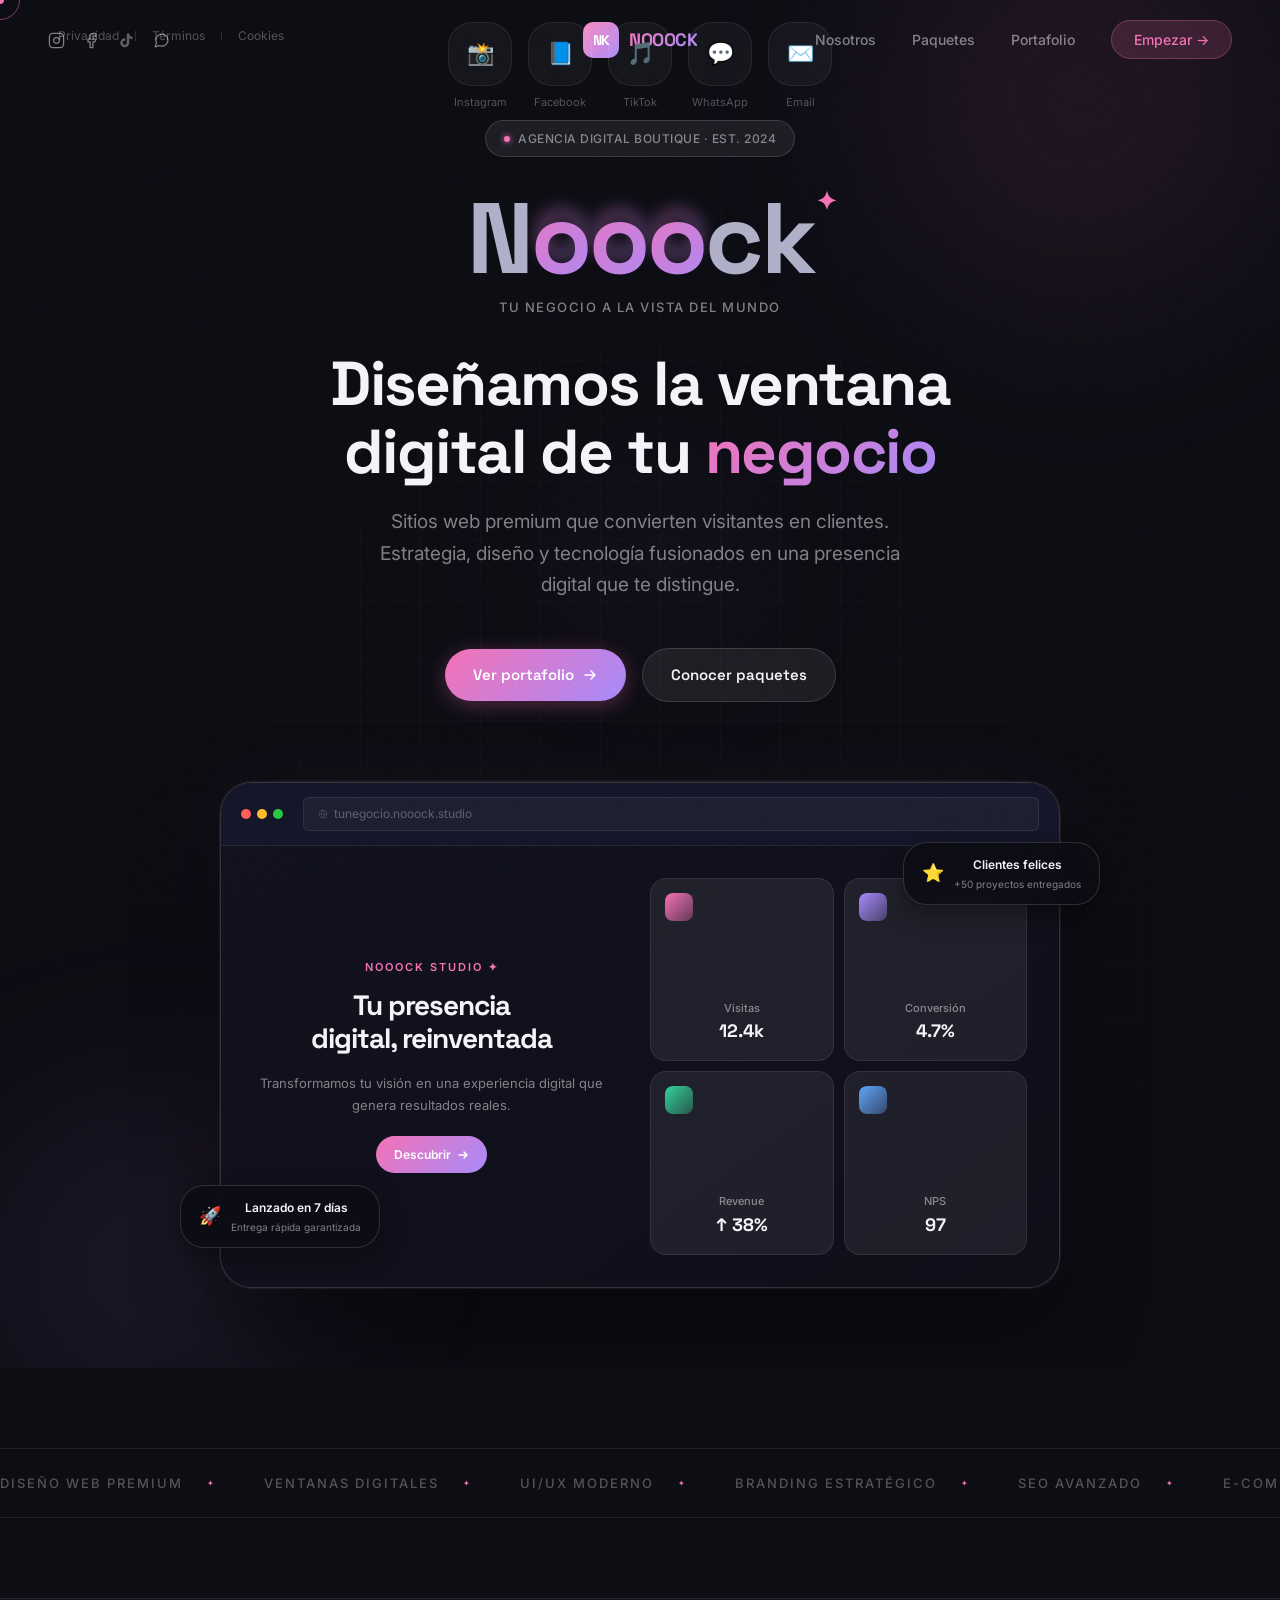
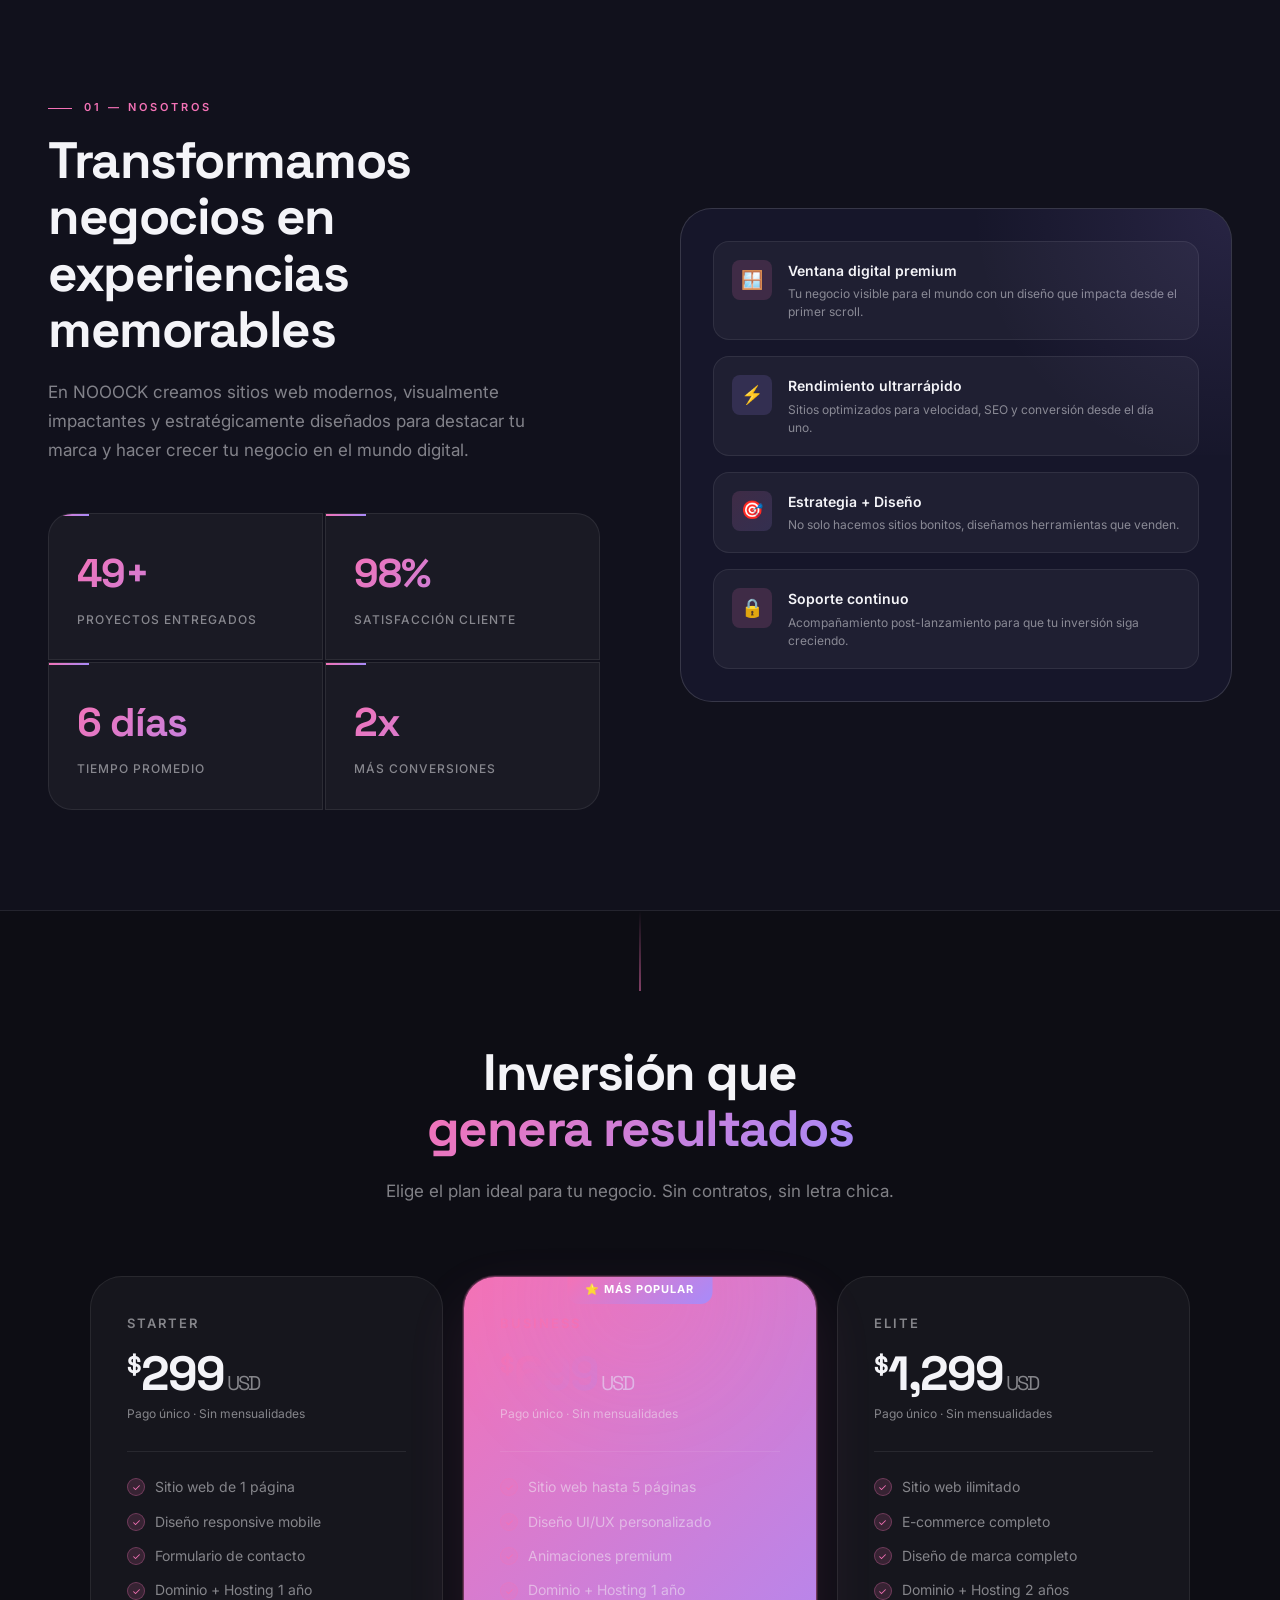
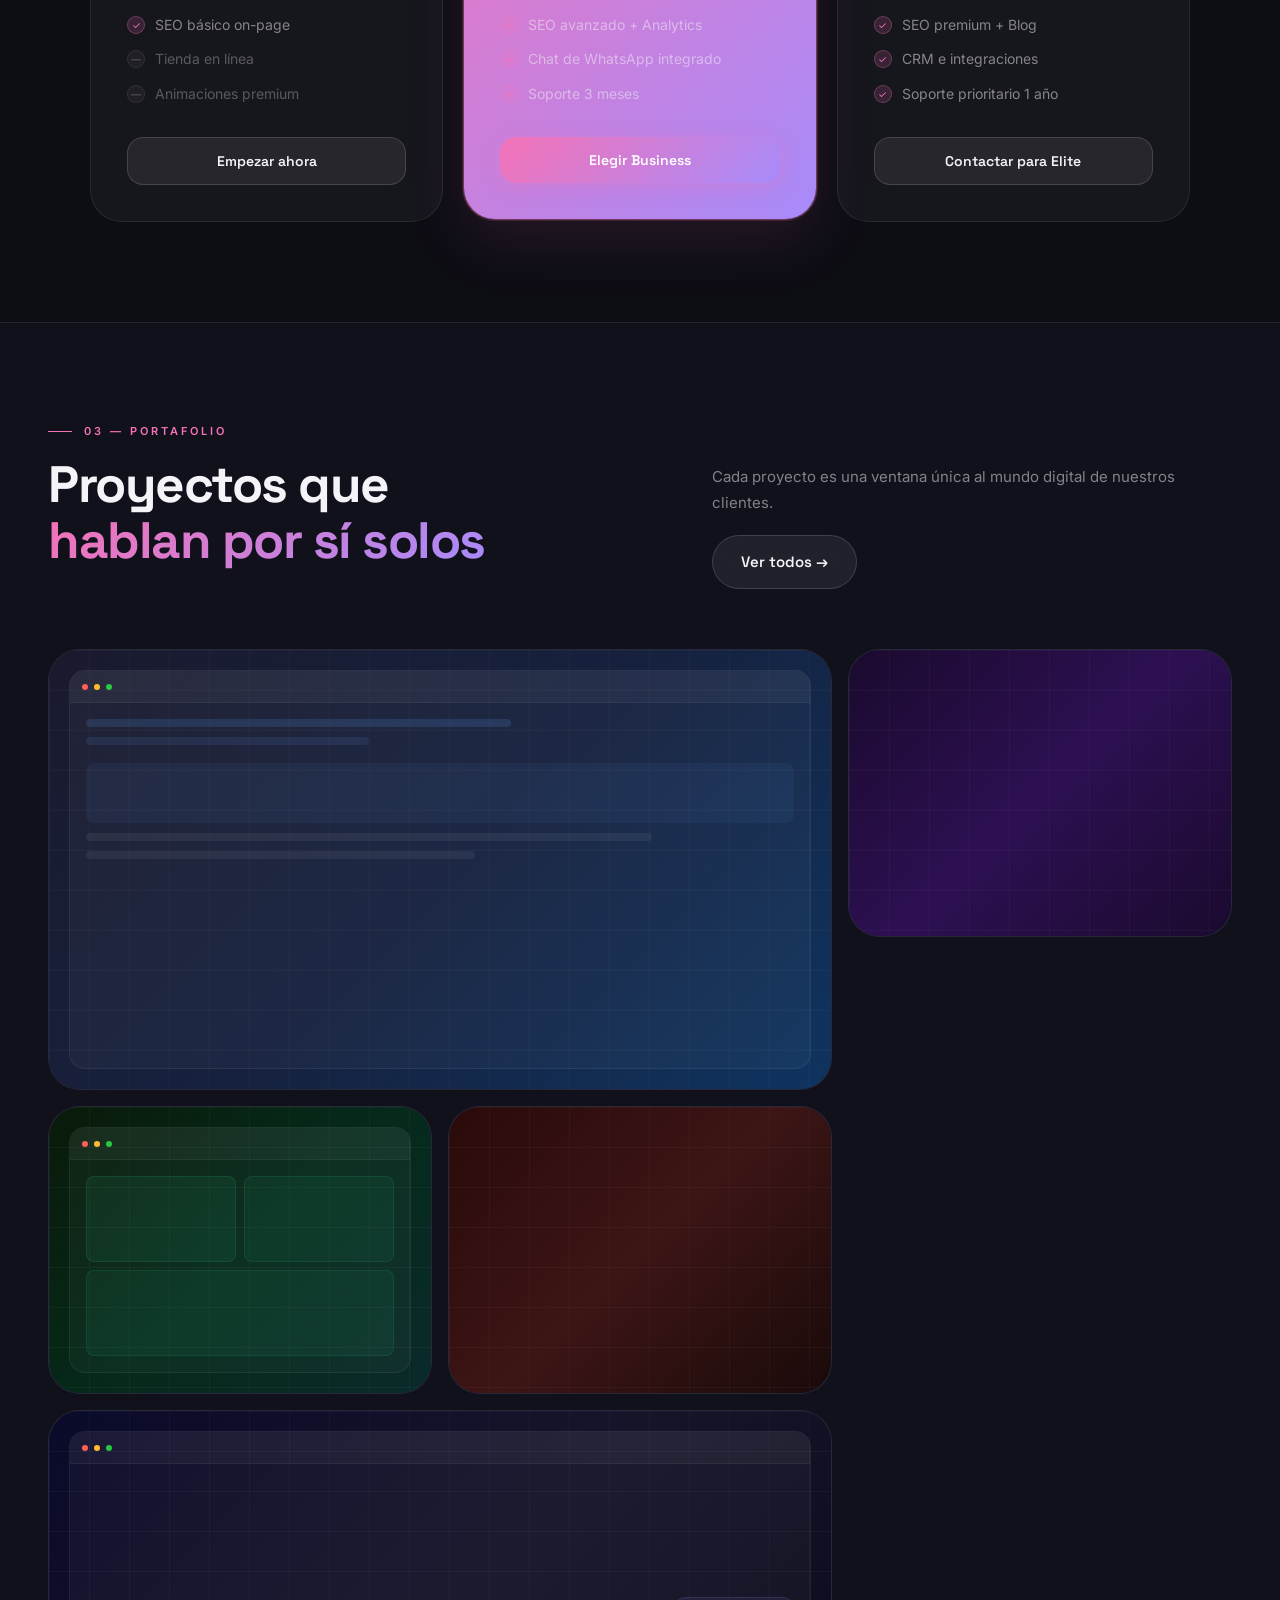
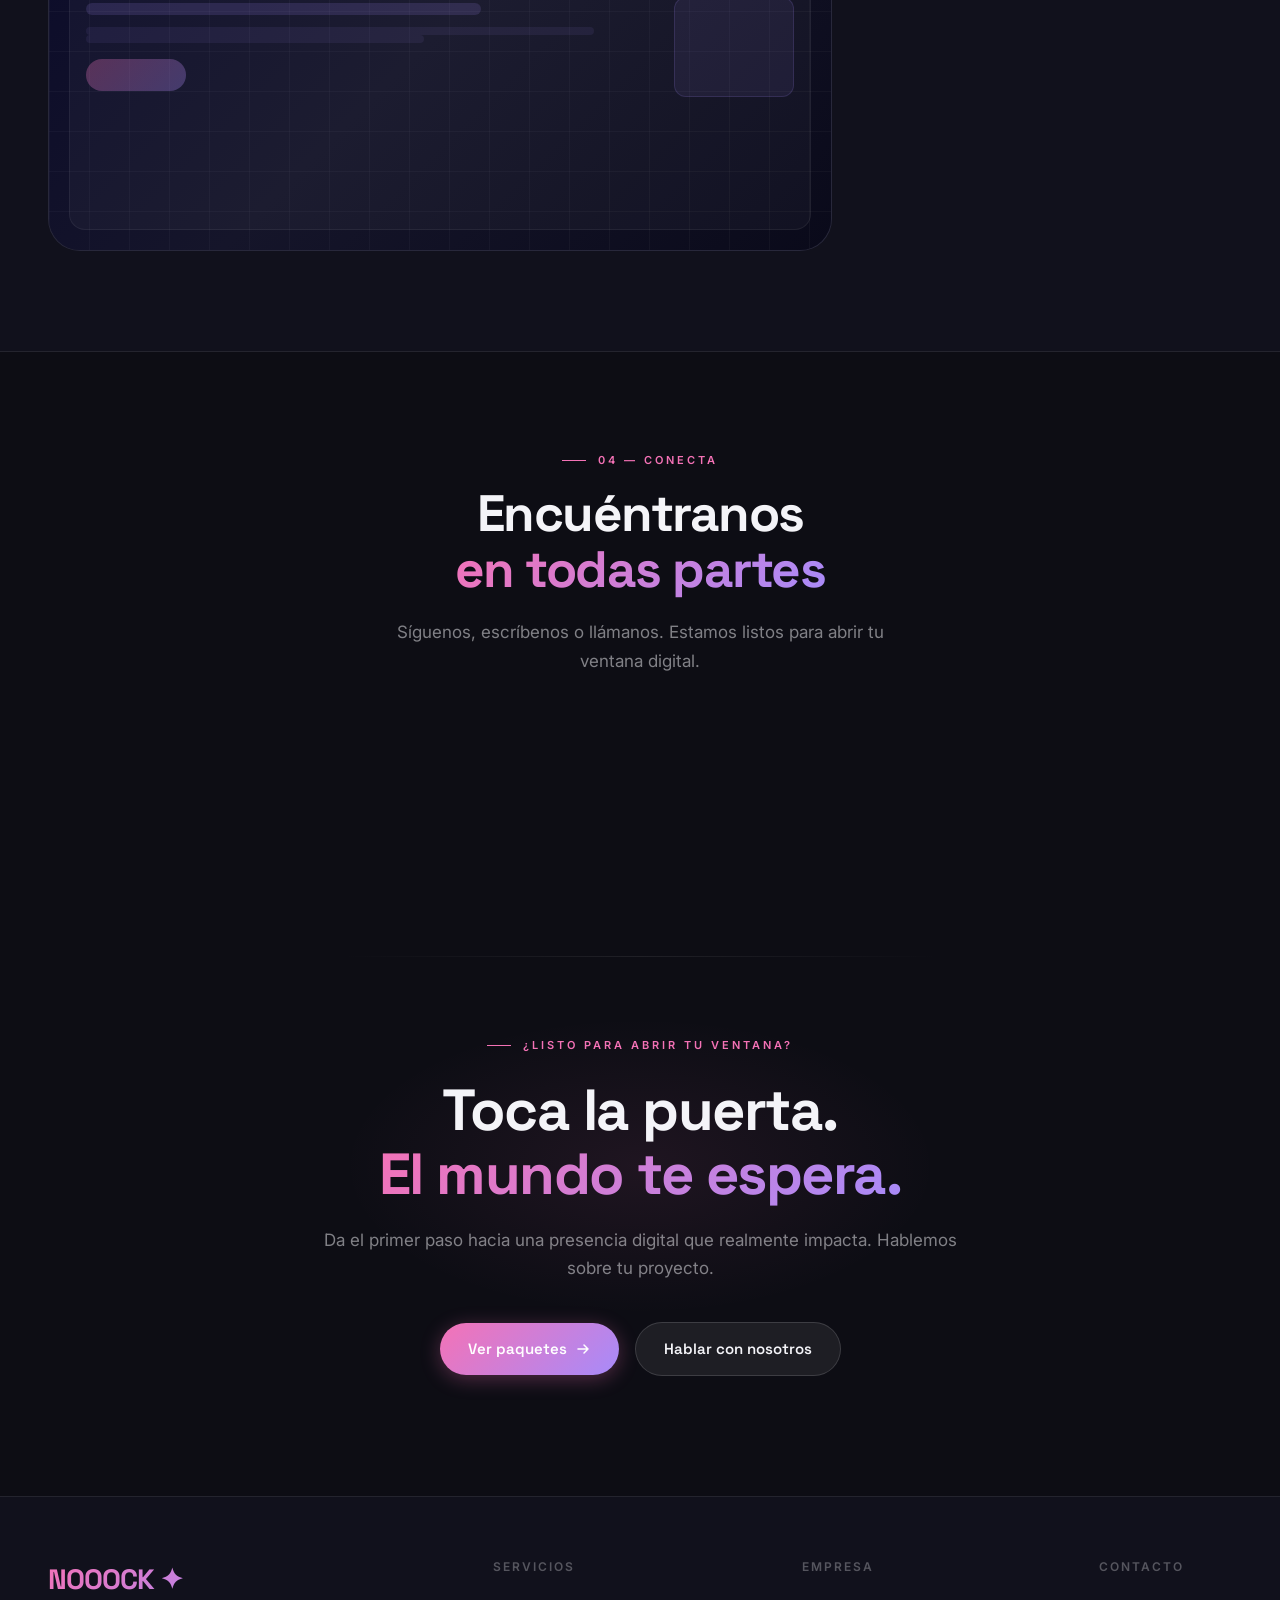
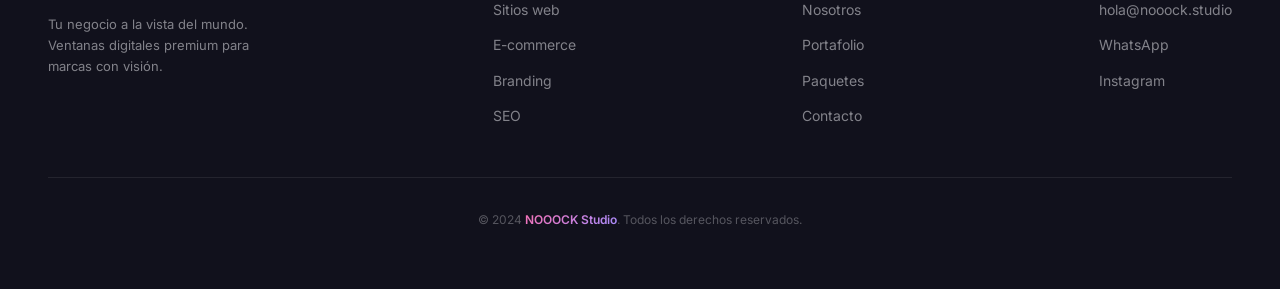
<file: ejemplo.html>
<!DOCTYPE html>
<html lang="es">
<head>
<meta charset="UTF-8">
<meta name="viewport" content="width=device-width, initial-scale=1.0">
<title>NOOOCK — Tu negocio a la vista del mundo</title>
<link rel="preconnect" href="https://fonts.googleapis.com">
<link rel="preconnect" href="https://fonts.gstatic.com" crossorigin>
<link href="https://fonts.googleapis.com/css2?family=Inter:wght@300;400;500;600;700&family=Space+Grotesk:wght@300;400;500;600;700&display=swap" rel="stylesheet">
<style>
/* ═══════════════════════════════════════════
   DESIGN TOKENS
═══════════════════════════════════════════ */
:root {
  --c-bg:        #0d0d14;
  --c-bg2:       #11111c;
  --c-bg3:       #16162a;
  --c-surface:   rgba(255,255,255,0.04);
  --c-surface2:  rgba(255,255,255,0.07);
  --c-border:    rgba(255,255,255,0.08);
  --c-border2:   rgba(255,255,255,0.14);
  --c-white:     #f4f4f8;
  --c-muted:     rgba(244,244,248,0.5);
  --c-muted2:    rgba(244,244,248,0.3);
  --c-rose:      #f472b6;
  --c-rose-dim:  rgba(244,114,182,0.15);
  --c-rose-glow: rgba(244,114,182,0.25);
  --c-lila:      #a78bfa;
  --c-lila-dim:  rgba(167,139,250,0.15);
  --c-lila-glow: rgba(167,139,250,0.25);
  --c-accent:    linear-gradient(135deg, #f472b6, #a78bfa);

  --font-main:   'Space Grotesk', 'Inter', sans-serif;
  --font-body:   'Inter', sans-serif;

  --r-sm:  8px;
  --r-md:  16px;
  --r-lg:  24px;
  --r-xl:  32px;
  --r-2xl: 48px;

  --ease-out: cubic-bezier(0.16, 1, 0.3, 1);
  --ease-in-out: cubic-bezier(0.45, 0, 0.55, 1);
}

/* ═══════════════════════════════════════════
   RESET & BASE
═══════════════════════════════════════════ */
*, *::before, *::after { box-sizing: border-box; margin: 0; padding: 0; }

html { scroll-behavior: smooth; }

body {
  font-family: var(--font-body);
  background: var(--c-bg);
  color: var(--c-white);
  line-height: 1.6;
  overflow-x: hidden;
  cursor: none;
}

img { display: block; max-width: 100%; }
a { color: inherit; text-decoration: none; }
button { font-family: inherit; cursor: none; }

/* ═══════════════════════════════════════════
   CUSTOM CURSOR
═══════════════════════════════════════════ */
#cursor-dot {
  position: fixed;
  width: 8px; height: 8px;
  background: var(--c-rose);
  border-radius: 50%;
  pointer-events: none;
  z-index: 9999;
  transform: translate(-50%,-50%);
  transition: background 0.3s;
}
#cursor-ring {
  position: fixed;
  width: 40px; height: 40px;
  border: 1.5px solid rgba(244,114,182,0.5);
  border-radius: 50%;
  pointer-events: none;
  z-index: 9998;
  transform: translate(-50%,-50%);
  transition: width 0.4s var(--ease-out),
              height 0.4s var(--ease-out),
              border-color 0.4s,
              background 0.4s;
}
body.cursor-hover #cursor-ring {
  width: 72px; height: 72px;
  border-color: rgba(167,139,250,0.6);
  background: rgba(167,139,250,0.06);
}
body.cursor-hover #cursor-dot {
  background: var(--c-lila);
  transform: translate(-50%,-50%) scale(1.5);
}

/* ═══════════════════════════════════════════
   SCROLL REVEAL
═══════════════════════════════════════════ */
.reveal { opacity: 0; transform: translateY(40px); transition: opacity 0.9s var(--ease-out), transform 0.9s var(--ease-out); }
.reveal-left { opacity: 0; transform: translateX(-50px); transition: opacity 0.9s var(--ease-out), transform 0.9s var(--ease-out); }
.reveal-right { opacity: 0; transform: translateX(50px); transition: opacity 0.9s var(--ease-out), transform 0.9s var(--ease-out); }
.reveal-scale { opacity: 0; transform: scale(0.94); transition: opacity 0.9s var(--ease-out), transform 0.9s var(--ease-out); }
.reveal.visible, .reveal-left.visible, .reveal-right.visible, .reveal-scale.visible { opacity: 1; transform: none; }
.delay-1 { transition-delay: 0.1s !important; }
.delay-2 { transition-delay: 0.22s !important; }
.delay-3 { transition-delay: 0.38s !important; }
.delay-4 { transition-delay: 0.55s !important; }
.delay-5 { transition-delay: 0.72s !important; }

/* ═══════════════════════════════════════════
   NOISE TEXTURE
═══════════════════════════════════════════ */
body::after {
  content: '';
  position: fixed;
  inset: 0;
  background-image: url("data:image/svg+xml,%3Csvg viewBox='0 0 256 256' xmlns='http://www.w3.org/2000/svg'%3E%3Cfilter id='noise'%3E%3CfeTurbulence type='fractalNoise' baseFrequency='0.9' numOctaves='4' stitchTiles='stitch'/%3E%3C/filter%3E%3Crect width='100%25' height='100%25' filter='url(%23noise)' opacity='0.03'/%3E%3C/svg%3E");
  pointer-events: none;
  z-index: 9990;
  opacity: 0.35;
}

/* ═══════════════════════════════════════════
   NAVBAR
═══════════════════════════════════════════ */
nav {
  position: fixed;
  top: 0; left: 0; right: 0;
  z-index: 999;
  padding: 22px 48px;
  display: grid;
  grid-template-columns: 1fr auto 1fr;
  align-items: center;
  transition: padding 0.4s var(--ease-out), background 0.4s, border-color 0.4s, backdrop-filter 0.4s;
  border-bottom: 1px solid transparent;
}
nav.scrolled {
  padding: 14px 48px;
  background: rgba(13,13,20,0.92);
  backdrop-filter: blur(24px) saturate(1.8);
  -webkit-backdrop-filter: blur(24px);
  border-color: var(--c-border);
}
.nav-social {
  display: flex;
  align-items: center;
  gap: 18px;
}
.nav-social a {
  font-size: 15px;
  color: var(--c-muted);
  transition: color 0.3s, transform 0.3s;
  display: flex;
  align-items: center;
}
.nav-social a:hover {
  color: var(--c-rose);
  transform: translateY(-2px);
}
.nav-logo {
  display: flex;
  align-items: center;
  justify-content: center;
  gap: 10px;
}
.nav-links {
  display: flex;
  align-items: center;
  justify-content: flex-end;
  gap: 28px;
  list-style: none;
}
.nav-logo {
  display: flex;
  align-items: center;
  gap: 10px;
}
.nav-logo-icon {
  width: 36px; height: 36px;
  background: linear-gradient(135deg, var(--c-rose), var(--c-lila));
  border-radius: 10px;
  display: flex;
  align-items: center;
  justify-content: center;
  font-family: var(--font-main);
  font-weight: 700;
  font-size: 14px;
  color: white;
  letter-spacing: -0.5px;
  position: relative;
  overflow: hidden;
}
.nav-logo-icon::before {
  content: '';
  position: absolute;
  inset: 0;
  background: linear-gradient(135deg, rgba(255,255,255,0.2), transparent);
}
.nav-logo-text {
  font-family: var(--font-main);
  font-weight: 700;
  font-size: 18px;
  letter-spacing: -0.5px;
  background: var(--c-accent);
  -webkit-background-clip: text;
  -webkit-text-fill-color: transparent;
  background-clip: text;
}
.nav-links {
  display: flex;
  align-items: center;
  gap: 36px;
  list-style: none;
}
.nav-links a {
  font-size: 14px;
  font-weight: 500;
  color: var(--c-muted);
  transition: color 0.3s;
  position: relative;
}
.nav-links a::after {
  content: '';
  position: absolute;
  bottom: -4px; left: 0;
  width: 0; height: 1px;
  background: var(--c-rose);
  transition: width 0.3s var(--ease-out);
}
.nav-links a:hover { color: var(--c-white); }
.nav-links a:hover::after { width: 100%; }
.nav-cta {
  padding: 10px 22px;
  background: var(--c-rose-dim);
  border: 1px solid rgba(244,114,182,0.3);
  border-radius: 100px;
  font-size: 14px;
  font-weight: 600;
  color: var(--c-rose) !important;
  transition: background 0.3s, border-color 0.3s, box-shadow 0.3s !important;
}
.nav-cta:hover {
  background: rgba(244,114,182,0.25) !important;
  box-shadow: 0 0 20px rgba(244,114,182,0.2) !important;
}
.nav-cta::after { display: none !important; }

/* ═══════════════════════════════════════════
   HERO SECTION
═══════════════════════════════════════════ */
#hero {
  position: relative;
  min-height: 100svh;
  display: flex;
  align-items: center;
  justify-content: center;
  overflow: hidden;
  padding: 120px 48px 80px;
}

/* Ambient gradient background */
.hero-ambient {
  position: absolute;
  inset: 0;
  pointer-events: none;
}
.ambient-orb {
  position: absolute;
  border-radius: 50%;
  filter: blur(80px);
  animation: orb-float 8s ease-in-out infinite alternate;
}
.orb-1 {
  width: 600px; height: 600px;
  top: -200px; right: -100px;
  background: radial-gradient(circle, rgba(244,114,182,0.12), transparent 70%);
  animation-delay: 0s;
}
.orb-2 {
  width: 500px; height: 500px;
  bottom: -150px; left: -100px;
  background: radial-gradient(circle, rgba(167,139,250,0.12), transparent 70%);
  animation-delay: -4s;
}
.orb-3 {
  width: 300px; height: 300px;
  top: 30%; left: 40%;
  background: radial-gradient(circle, rgba(244,114,182,0.06), transparent 70%);
  animation-delay: -2s;
}
@keyframes orb-float {
  from { transform: translateY(0) scale(1); }
  to   { transform: translateY(-30px) scale(1.05); }
}

/* Grid lines decorative */
.hero-grid {
  position: absolute;
  inset: 0;
  background-image: 
    linear-gradient(rgba(255,255,255,0.02) 1px, transparent 1px),
    linear-gradient(90deg, rgba(255,255,255,0.02) 1px, transparent 1px);
  background-size: 60px 60px;
  mask-image: radial-gradient(ellipse at center, black 30%, transparent 80%);
}

.hero-inner {
  position: relative;
  z-index: 2;
  text-align: center;
  max-width: 900px;
  margin: 0 auto;
}

/* Floating particles */
.particles-wrap {
  position: absolute;
  inset: 0;
  pointer-events: none;
  overflow: hidden;
}
.particle {
  position: absolute;
  border-radius: 50%;
  animation: particle-drift linear infinite;
  opacity: 0;
}
@keyframes particle-drift {
  0%   { transform: translateY(100vh) scale(0); opacity: 0; }
  10%  { opacity: 1; }
  90%  { opacity: 1; }
  100% { transform: translateY(-100px) scale(1); opacity: 0; }
}

.hero-badge {
  display: inline-flex;
  align-items: center;
  gap: 8px;
  padding: 8px 18px;
  background: var(--c-surface2);
  border: 1px solid var(--c-border2);
  border-radius: 100px;
  font-size: 12px;
  font-weight: 500;
  color: var(--c-muted);
  letter-spacing: 0.5px;
  text-transform: uppercase;
  margin-bottom: 32px;
  backdrop-filter: blur(10px);
  opacity: 0;
  transform: translateY(20px);
  animation: fadeUp 0.8s var(--ease-out) 0.3s forwards;
}
.hero-badge .dot {
  width: 6px; height: 6px;
  border-radius: 50%;
  background: var(--c-rose);
  box-shadow: 0 0 6px var(--c-rose);
  animation: pulse-dot 2s ease-in-out infinite;
}
@keyframes pulse-dot {
  0%, 100% { opacity: 1; transform: scale(1); }
  50% { opacity: 0.5; transform: scale(0.8); }
}

.hero-logo-area {
  margin-bottom: 32px;
  opacity: 0;
  transform: translateY(20px);
  animation: fadeUp 0.8s var(--ease-out) 0.5s forwards;
}

/* The NOOOCK logo text rendered in CSS */
.logo-display {
  font-family: var(--font-main);
  font-size: clamp(48px, 8vw, 100px);
  font-weight: 700;
  letter-spacing: -3px;
  line-height: 1;
  position: relative;
  display: inline-block;
}
.logo-n { color: #b0b0c8; }
.logo-o-1, .logo-o-2, .logo-o-3 {
  background: var(--c-accent);
  -webkit-background-clip: text;
  -webkit-text-fill-color: transparent;
  background-clip: text;
  position: relative;
}
.logo-o-1::after, .logo-o-2::after, .logo-o-3::after {
  content: attr(data-char);
  position: absolute;
  left: 0; top: 0;
  background: var(--c-accent);
  -webkit-background-clip: text;
  -webkit-text-fill-color: transparent;
  background-clip: text;
  filter: blur(8px);
  opacity: 0.4;
  z-index: -1;
}
.logo-ck { color: #b0b0c8; }
.logo-spark {
  position: absolute;
  top: 0; right: -20px;
  font-size: 0.25em;
  -webkit-text-fill-color: var(--c-rose);
  color: var(--c-rose);
}

.hero-tagline {
  font-size: 13px;
  font-weight: 500;
  color: var(--c-muted);
  letter-spacing: 1.5px;
  text-transform: uppercase;
  margin-top: 8px;
}

.hero-h1 {
  font-family: var(--font-main);
  font-size: clamp(32px, 5vw, 62px);
  font-weight: 700;
  letter-spacing: -1.5px;
  line-height: 1.1;
  margin-bottom: 20px;
  overflow: hidden;
}
.hero-h1 .line {
  display: block;
  overflow: hidden;
}
.hero-h1 .line span {
  display: block;
  transform: translateY(110%);
  animation: slideUp 0.9s var(--ease-out) forwards;
}
.hero-h1 .line:nth-child(1) span { animation-delay: 0.7s; }
.hero-h1 .line:nth-child(2) span { animation-delay: 0.9s; }
.hero-h1 .line:nth-child(3) span { animation-delay: 1.1s; }

@keyframes slideUp {
  from { transform: translateY(110%); }
  to   { transform: translateY(0); }
}
@keyframes fadeUp {
  from { opacity: 0; transform: translateY(20px); }
  to   { opacity: 1; transform: translateY(0); }
}

.hero-accent-word {
  background: var(--c-accent);
  -webkit-background-clip: text;
  -webkit-text-fill-color: transparent;
  background-clip: text;
}

.hero-sub {
  font-size: clamp(16px, 2vw, 19px);
  font-weight: 400;
  color: var(--c-muted);
  max-width: 540px;
  margin: 0 auto 48px;
  line-height: 1.65;
  opacity: 0;
  animation: fadeUp 0.8s var(--ease-out) 1.4s forwards;
}

.hero-actions {
  display: flex;
  align-items: center;
  gap: 16px;
  justify-content: center;
  flex-wrap: wrap;
  opacity: 0;
  animation: fadeUp 0.8s var(--ease-out) 1.6s forwards;
}

/* ═══════════════════════════════════════════
   BUTTONS
═══════════════════════════════════════════ */
.btn {
  position: relative;
  display: inline-flex;
  align-items: center;
  gap: 8px;
  padding: 14px 28px;
  border-radius: 100px;
  font-family: var(--font-main);
  font-size: 15px;
  font-weight: 600;
  border: none;
  overflow: hidden;
  transition: transform 0.3s var(--ease-out), box-shadow 0.3s;
}
.btn::before {
  content: '';
  position: absolute;
  inset: 0;
  background: rgba(255,255,255,0.1);
  transform: translateX(-100%);
  transition: transform 0.4s var(--ease-out);
}
.btn:hover::before { transform: translateX(0); }
.btn:hover { transform: translateY(-2px); }

.btn-primary {
  background: linear-gradient(135deg, var(--c-rose), var(--c-lila));
  color: white;
  box-shadow: 0 4px 20px rgba(244,114,182,0.3);
}
.btn-primary:hover { box-shadow: 0 8px 32px rgba(244,114,182,0.45); }

.btn-ghost {
  background: var(--c-surface2);
  border: 1px solid var(--c-border2);
  color: var(--c-white);
  backdrop-filter: blur(10px);
}
.btn-ghost:hover { border-color: rgba(167,139,250,0.4); box-shadow: 0 0 20px rgba(167,139,250,0.1); }

/* ═══════════════════════════════════════════
   HERO MOCKUP / VISUAL
═══════════════════════════════════════════ */
.hero-mockup-wrap {
  position: relative;
  margin-top: 80px;
  opacity: 0;
  animation: fadeUp 1s var(--ease-out) 1.8s forwards;
}
.hero-mockup {
  width: 100%;
  max-width: 840px;
  margin: 0 auto;
  background: var(--c-bg2);
  border: 1px solid var(--c-border2);
  border-radius: var(--r-xl);
  overflow: hidden;
  box-shadow: 
    0 0 0 1px rgba(255,255,255,0.06),
    0 40px 80px rgba(0,0,0,0.5),
    0 0 80px rgba(244,114,182,0.06);
  position: relative;
}
.mockup-bar {
  padding: 14px 20px;
  background: var(--c-bg3);
  border-bottom: 1px solid var(--c-border);
  display: flex;
  align-items: center;
  gap: 20px;
}
.mockup-dots { display: flex; gap: 6px; }
.mockup-dot {
  width: 10px; height: 10px;
  border-radius: 50%;
}
.mockup-dot:nth-child(1) { background: #ff5f57; }
.mockup-dot:nth-child(2) { background: #febc2e; }
.mockup-dot:nth-child(3) { background: #28c840; }
.mockup-url {
  flex: 1;
  background: var(--c-surface);
  border: 1px solid var(--c-border);
  border-radius: 6px;
  padding: 6px 14px;
  font-size: 12px;
  color: var(--c-muted2);
  display: flex;
  align-items: center;
  gap: 6px;
}
.mockup-content {
  padding: 32px;
  background: linear-gradient(145deg, #12121f, #0f0f1a);
  min-height: 300px;
  display: grid;
  grid-template-columns: 1fr 1fr;
  gap: 20px;
  align-items: center;
}
.mockup-text-col { padding-right: 20px; }
.mockup-label {
  font-size: 11px;
  text-transform: uppercase;
  letter-spacing: 2px;
  color: var(--c-rose);
  margin-bottom: 12px;
  font-weight: 600;
}
.mockup-h {
  font-family: var(--font-main);
  font-size: 28px;
  font-weight: 700;
  letter-spacing: -1px;
  line-height: 1.2;
  margin-bottom: 16px;
}
.mockup-p {
  font-size: 13px;
  color: var(--c-muted);
  line-height: 1.7;
  margin-bottom: 20px;
}
.mockup-btn-mini {
  display: inline-flex;
  align-items: center;
  gap: 6px;
  padding: 9px 18px;
  background: linear-gradient(135deg, var(--c-rose), var(--c-lila));
  border-radius: 100px;
  font-size: 12px;
  font-weight: 600;
  color: white;
}
.mockup-visual-col {
  display: grid;
  grid-template-columns: 1fr 1fr;
  gap: 10px;
}
.mockup-card-mini {
  background: var(--c-surface2);
  border: 1px solid var(--c-border);
  border-radius: var(--r-md);
  padding: 14px;
  aspect-ratio: 1;
  display: flex;
  flex-direction: column;
  justify-content: space-between;
}
.mkc-icon {
  width: 28px; height: 28px;
  border-radius: 8px;
  margin-bottom: 8px;
}
.mkc-icon.rose { background: linear-gradient(135deg, var(--c-rose), rgba(244,114,182,0.3)); }
.mkc-icon.lila { background: linear-gradient(135deg, var(--c-lila), rgba(167,139,250,0.3)); }
.mkc-icon.green { background: linear-gradient(135deg, #34d399, rgba(52,211,153,0.3)); }
.mkc-icon.blue { background: linear-gradient(135deg, #60a5fa, rgba(96,165,250,0.3)); }
.mkc-label { font-size: 11px; color: var(--c-muted); font-weight: 500; }
.mkc-val { font-size: 18px; font-weight: 700; font-family: var(--font-main); }

/* Floating badge on mockup */
.float-badge {
  position: absolute;
  background: rgba(13,13,20,0.9);
  border: 1px solid var(--c-border2);
  border-radius: var(--r-lg);
  padding: 12px 18px;
  backdrop-filter: blur(16px);
  display: flex;
  align-items: center;
  gap: 10px;
  box-shadow: 0 8px 24px rgba(0,0,0,0.4);
  animation: float-badge 4s ease-in-out infinite alternate;
}
@keyframes float-badge {
  from { transform: translateY(0); }
  to   { transform: translateY(-8px); }
}
.float-badge-1 {
  bottom: 40px; left: -40px;
  animation-delay: 0s;
}
.float-badge-2 {
  top: 60px; right: -40px;
  animation-delay: -2s;
}
.fb-icon { font-size: 18px; }
.fb-text .fb-title { font-size: 12px; font-weight: 600; margin-bottom: 1px; }
.fb-text .fb-sub { font-size: 10px; color: var(--c-muted); }

/* ═══════════════════════════════════════════
   MARQUEE
═══════════════════════════════════════════ */
.marquee-strip {
  overflow: hidden;
  padding: 24px 0;
  border-top: 1px solid var(--c-border);
  border-bottom: 1px solid var(--c-border);
  margin: 80px 0;
}
.marquee-track {
  display: flex;
  gap: 3rem;
  width: max-content;
  animation: marquee 28s linear infinite;
}
@keyframes marquee {
  from { transform: translateX(0); }
  to   { transform: translateX(-50%); }
}
.marquee-item {
  font-size: 13px;
  font-weight: 500;
  color: var(--c-muted2);
  text-transform: uppercase;
  letter-spacing: 2px;
  white-space: nowrap;
  display: flex;
  align-items: center;
  gap: 1.5rem;
}
.marquee-dot { color: var(--c-rose); font-size: 8px; }

/* ═══════════════════════════════════════════
   SECTION SHARED STYLES
═══════════════════════════════════════════ */
section { padding: 100px 48px; }
.section-label {
  font-size: 11px;
  font-weight: 600;
  text-transform: uppercase;
  letter-spacing: 3px;
  color: var(--c-rose);
  margin-bottom: 16px;
  display: flex;
  align-items: center;
  gap: 12px;
}
.section-label::before {
  content: '';
  width: 24px; height: 1px;
  background: var(--c-rose);
}
.section-h2 {
  font-family: var(--font-main);
  font-size: clamp(32px, 4vw, 52px);
  font-weight: 700;
  letter-spacing: -1.5px;
  line-height: 1.1;
  margin-bottom: 20px;
}
.section-sub {
  font-size: 17px;
  color: var(--c-muted);
  line-height: 1.7;
  max-width: 520px;
}

/* ═══════════════════════════════════════════
   ABOUT SECTION
═══════════════════════════════════════════ */
#about {
  background: var(--c-bg2);
  border-top: 1px solid var(--c-border);
  border-bottom: 1px solid var(--c-border);
}
.about-grid {
  max-width: 1200px;
  margin: 0 auto;
  display: grid;
  grid-template-columns: 1fr 1fr;
  gap: 80px;
  align-items: center;
}
.about-stats {
  display: grid;
  grid-template-columns: 1fr 1fr;
  gap: 2px;
  margin-top: 48px;
}
.stat-card {
  background: var(--c-surface);
  border: 1px solid var(--c-border);
  padding: 28px;
  position: relative;
  overflow: hidden;
}
.stat-card:first-child { border-radius: var(--r-lg) 0 0 0; }
.stat-card:nth-child(2) { border-radius: 0 var(--r-lg) 0 0; }
.stat-card:nth-child(3) { border-radius: 0 0 0 var(--r-lg); }
.stat-card:last-child { border-radius: 0 0 var(--r-lg) 0; }
.stat-card::before {
  content: '';
  position: absolute;
  top: 0; left: 0;
  width: 40px; height: 2px;
  background: var(--c-accent);
}
.stat-num {
  font-family: var(--font-main);
  font-size: 40px;
  font-weight: 700;
  letter-spacing: -1px;
  background: var(--c-accent);
  -webkit-background-clip: text;
  -webkit-text-fill-color: transparent;
  background-clip: text;
  display: block;
}
.stat-label { font-size: 12px; color: var(--c-muted); margin-top: 4px; font-weight: 500; text-transform: uppercase; letter-spacing: 1px; }

.about-visual {
  position: relative;
}
.about-visual-main {
  background: var(--c-bg3);
  border: 1px solid var(--c-border2);
  border-radius: var(--r-xl);
  padding: 32px;
  position: relative;
  overflow: hidden;
}
.about-visual-main::before {
  content: '';
  position: absolute;
  top: -50%; right: -50%;
  width: 100%; height: 100%;
  background: radial-gradient(circle at center, rgba(167,139,250,0.12), transparent 70%);
  pointer-events: none;
}
.feature-list {
  list-style: none;
  display: flex;
  flex-direction: column;
  gap: 16px;
}
.feature-item {
  display: flex;
  align-items: flex-start;
  gap: 16px;
  padding: 18px;
  background: var(--c-surface);
  border: 1px solid var(--c-border);
  border-radius: var(--r-md);
  transition: border-color 0.3s, background 0.3s;
}
.feature-item:hover {
  border-color: rgba(167,139,250,0.3);
  background: var(--c-surface2);
}
.fi-icon {
  width: 40px; height: 40px;
  border-radius: var(--r-sm);
  display: flex;
  align-items: center;
  justify-content: center;
  font-size: 18px;
  flex-shrink: 0;
}
.fi-icon.rose { background: var(--c-rose-dim); }
.fi-icon.lila { background: var(--c-lila-dim); }
.fi-icon.mixed { background: linear-gradient(135deg, var(--c-rose-dim), var(--c-lila-dim)); }
.fi-text .fi-title { font-size: 14px; font-weight: 600; margin-bottom: 3px; }
.fi-text .fi-desc { font-size: 12px; color: var(--c-muted); line-height: 1.5; }

/* ═══════════════════════════════════════════
   PRICING SECTION
═══════════════════════════════════════════ */
#pricing {
  position: relative;
  overflow: hidden;
}
#pricing::before {
  content: '';
  position: absolute;
  top: 0; left: 50%; transform: translateX(-50%);
  width: 1px;
  height: 80px;
  background: linear-gradient(to bottom, transparent, var(--c-rose));
}
.pricing-header {
  text-align: center;
  max-width: 600px;
  margin: 0 auto 70px;
}
.pricing-grid {
  max-width: 1100px;
  margin: 0 auto;
  display: grid;
  grid-template-columns: repeat(3, 1fr);
  gap: 20px;
  align-items: start;
}
.pricing-card {
  background: var(--c-surface);
  border: 1px solid var(--c-border);
  border-radius: var(--r-xl);
  padding: 36px;
  position: relative;
  overflow: hidden;
  transition: transform 0.4s var(--ease-out), box-shadow 0.4s, border-color 0.4s;
}
.pricing-card:hover {
  transform: translateY(-8px);
  box-shadow: 0 24px 60px rgba(0,0,0,0.4);
}
.pricing-card.featured {
  border-color: rgba(244,114,182,0.4);
  background: linear-gradient(145deg, rgba(244,114,182,0.06), rgba(167,139,250,0.06));
  box-shadow: 0 0 0 1px rgba(244,114,182,0.15), 0 24px 60px rgba(244,114,182,0.1);
}
.pricing-card.featured:hover {
  box-shadow: 0 0 0 1px rgba(244,114,182,0.3), 0 32px 80px rgba(244,114,182,0.2);
}
.pricing-glow {
  position: absolute;
  top: -80px; left: 50%; transform: translateX(-50%);
  width: 200px; height: 200px;
  border-radius: 50%;
  filter: blur(60px);
  pointer-events: none;
}
.pricing-card.featured .pricing-glow {
  background: radial-gradient(circle, rgba(244,114,182,0.2), transparent);
}
.recommended-badge {
  position: absolute;
  top: -1px; left: 50%; transform: translateX(-50%);
  background: linear-gradient(135deg, var(--c-rose), var(--c-lila));
  color: white;
  font-size: 11px;
  font-weight: 700;
  padding: 5px 18px;
  border-radius: 0 0 12px 12px;
  text-transform: uppercase;
  letter-spacing: 1px;
}
.plan-name {
  font-size: 13px;
  font-weight: 600;
  color: var(--c-muted);
  text-transform: uppercase;
  letter-spacing: 2px;
  margin-bottom: 16px;
}
.plan-price {
  font-family: var(--font-main);
  font-size: 48px;
  font-weight: 700;
  letter-spacing: -2px;
  line-height: 1;
  margin-bottom: 6px;
}
.plan-price sup { font-size: 24px; letter-spacing: -1px; vertical-align: super; }
.plan-price-note { font-size: 12px; color: var(--c-muted); margin-bottom: 28px; }
.plan-divider {
  height: 1px;
  background: var(--c-border);
  margin: 24px 0;
}
.plan-features { list-style: none; display: flex; flex-direction: column; gap: 12px; margin-bottom: 32px; }
.plan-feature {
  display: flex;
  align-items: center;
  gap: 10px;
  font-size: 14px;
  color: var(--c-muted);
}
.plan-feature .check {
  width: 18px; height: 18px;
  border-radius: 50%;
  background: var(--c-rose-dim);
  border: 1px solid rgba(244,114,182,0.3);
  display: flex;
  align-items: center;
  justify-content: center;
  font-size: 10px;
  color: var(--c-rose);
  flex-shrink: 0;
}
.plan-feature.muted { color: var(--c-muted2); }
.plan-feature.muted .check {
  background: var(--c-surface);
  border-color: var(--c-border);
  color: var(--c-muted2);
}
.btn-plan {
  width: 100%;
  padding: 14px;
  border-radius: var(--r-md);
  font-family: var(--font-main);
  font-size: 14px;
  font-weight: 600;
  border: none;
  transition: all 0.3s var(--ease-out);
  position: relative;
  overflow: hidden;
}
.btn-plan-ghost {
  background: var(--c-surface2);
  border: 1px solid var(--c-border2);
  color: var(--c-white);
}
.btn-plan-ghost:hover {
  border-color: rgba(167,139,250,0.4);
  background: rgba(167,139,250,0.08);
  transform: translateY(-1px);
}
.btn-plan-primary {
  background: linear-gradient(135deg, var(--c-rose), var(--c-lila));
  color: white;
  box-shadow: 0 4px 20px rgba(244,114,182,0.3);
}
.btn-plan-primary:hover {
  transform: translateY(-2px);
  box-shadow: 0 8px 32px rgba(244,114,182,0.5);
}

/* ═══════════════════════════════════════════
   PORTFOLIO SECTION
═══════════════════════════════════════════ */
#portfolio {
  background: var(--c-bg2);
  border-top: 1px solid var(--c-border);
  border-bottom: 1px solid var(--c-border);
}
.portfolio-header {
  max-width: 1200px;
  margin: 0 auto 60px;
  display: flex;
  align-items: flex-end;
  justify-content: space-between;
  gap: 40px;
}
.portfolio-grid {
  max-width: 1200px;
  margin: 0 auto;
  display: grid;
  grid-template-columns: repeat(3, 1fr);
  grid-template-rows: auto auto;
  gap: 16px;
}
.portfolio-item {
  background: var(--c-bg3);
  border: 1px solid var(--c-border);
  border-radius: var(--r-xl);
  overflow: hidden;
  position: relative;
  cursor: none;
  transition: transform 0.5s var(--ease-out), box-shadow 0.5s, border-color 0.4s;
  aspect-ratio: 4/3;
}
.portfolio-item.large {
  grid-column: span 2;
  aspect-ratio: 16/9;
}
.portfolio-item:hover {
  transform: translateY(-6px) scale(1.01);
  box-shadow: 0 20px 50px rgba(0,0,0,0.5);
  border-color: rgba(244,114,182,0.25);
}
.port-bg {
  position: absolute;
  inset: 0;
  transition: transform 0.6s var(--ease-out);
}
.portfolio-item:hover .port-bg { transform: scale(1.05); }
.port-overlay {
  position: absolute;
  inset: 0;
  background: linear-gradient(to top, rgba(0,0,0,0.85) 0%, transparent 60%);
  opacity: 0;
  transition: opacity 0.4s;
}
.portfolio-item:hover .port-overlay { opacity: 1; }
.port-info {
  position: absolute;
  bottom: 0; left: 0; right: 0;
  padding: 24px;
  transform: translateY(20px);
  opacity: 0;
  transition: all 0.4s var(--ease-out);
}
.portfolio-item:hover .port-info { transform: translateY(0); opacity: 1; }
.port-tag {
  font-size: 10px;
  text-transform: uppercase;
  letter-spacing: 2px;
  color: var(--c-rose);
  font-weight: 600;
  margin-bottom: 4px;
}
.port-name { font-size: 16px; font-weight: 700; font-family: var(--font-main); }
.port-inner {
  width: 100%; height: 100%;
  display: flex;
  align-items: center;
  justify-content: center;
  font-family: var(--font-main);
  font-weight: 700;
  font-size: 32px;
  color: rgba(255,255,255,0.04);
  letter-spacing: -2px;
}
/* Portfolio item backgrounds */
.pi-1 .port-bg { background: linear-gradient(135deg, #1a1a2e, #16213e, #0f3460); }
.pi-2 .port-bg { background: linear-gradient(135deg, #1a0a2e, #2d1052, #1a0a2e); }
.pi-3 .port-bg { background: linear-gradient(135deg, #0a1a0a, #052a1a, #0a2a2a); }
.pi-4 .port-bg { background: linear-gradient(135deg, #2a0a0a, #3d1515, #1a0a0a); }
.pi-5 .port-bg { background: linear-gradient(135deg, #0a0a2a, #15152a, #0a0a1a); }

.pi-1 .port-inner { color: rgba(96,165,250,0.15); font-size: 80px; }
.pi-2 .port-inner { color: rgba(167,139,250,0.15); font-size: 80px; }
.pi-3 .port-inner { color: rgba(52,211,153,0.12); font-size: 70px; }
.pi-4 .port-inner { color: rgba(244,114,182,0.12); font-size: 70px; }
.pi-5 .port-inner { color: rgba(167,139,250,0.1); font-size: 90px; }

/* Decorative grid inside portfolio items */
.port-grid-deco {
  position: absolute;
  inset: 0;
  background-image: 
    linear-gradient(rgba(255,255,255,0.03) 1px, transparent 1px),
    linear-gradient(90deg, rgba(255,255,255,0.03) 1px, transparent 1px);
  background-size: 40px 40px;
}
.port-ui-mockup {
  position: absolute;
  inset: 20px;
  background: rgba(255,255,255,0.03);
  border-radius: var(--r-md);
  border: 1px solid rgba(255,255,255,0.06);
  display: flex;
  flex-direction: column;
  overflow: hidden;
}
.port-ui-bar {
  height: 32px;
  background: rgba(255,255,255,0.04);
  border-bottom: 1px solid rgba(255,255,255,0.05);
  display: flex;
  align-items: center;
  padding: 0 12px;
  gap: 6px;
}
.port-ui-dot { width: 6px; height: 6px; border-radius: 50%; }
.port-ui-body {
  flex: 1;
  padding: 16px;
  display: flex;
  flex-direction: column;
  gap: 10px;
}
.port-ui-line {
  height: 8px;
  border-radius: 4px;
  background: rgba(255,255,255,0.06);
}

/* ═══════════════════════════════════════════
   SOCIAL SECTION
═══════════════════════════════════════════ */
#social {
  text-align: center;
}
.social-header {
  max-width: 500px;
  margin: 0 auto 60px;
}
.social-links {
  display: flex;
  justify-content: center;
  gap: 16px;
  flex-wrap: wrap;
}
.social-link {
  width: 64px; height: 64px;
  border-radius: var(--r-lg);
  background: var(--c-surface);
  border: 1px solid var(--c-border);
  display: flex;
  align-items: center;
  justify-content: center;
  font-size: 22px;
  transition: all 0.4s var(--ease-out);
  position: relative;
  overflow: hidden;
}
.social-link::before {
  content: '';
  position: absolute;
  inset: 0;
  background: var(--c-accent);
  opacity: 0;
  transition: opacity 0.3s;
}
.social-link:hover {
  border-color: transparent;
  transform: translateY(-6px) rotate(-3deg);
  box-shadow: 0 12px 30px rgba(244,114,182,0.25);
}
.social-link:hover::before { opacity: 1; }
.social-link span { position: relative; z-index: 1; }
.social-network { font-size: 11px; color: var(--c-muted2); margin-top: 8px; text-align: center; }

/* ═══════════════════════════════════════════
   FOOTER
═══════════════════════════════════════════ */
footer {
  background: var(--c-bg2);
  border-top: 1px solid var(--c-border);
  padding: 60px 48px;
}
.footer-inner {
  max-width: 1200px;
  margin: 0 auto;
}
.footer-top {
  display: flex;
  align-items: flex-start;
  justify-content: space-between;
  gap: 60px;
  padding-bottom: 48px;
  border-bottom: 1px solid var(--c-border);
  margin-bottom: 32px;
}
.footer-brand .footer-logo {
  font-family: var(--font-main);
  font-size: 28px;
  font-weight: 700;
  letter-spacing: -1px;
  background: var(--c-accent);
  -webkit-background-clip: text;
  -webkit-text-fill-color: transparent;
  background-clip: text;
  margin-bottom: 12px;
}
.footer-brand p {
  font-size: 13px;
  color: var(--c-muted);
  max-width: 220px;
  line-height: 1.6;
}
.footer-links-col h4 {
  font-size: 12px;
  font-weight: 600;
  text-transform: uppercase;
  letter-spacing: 2px;
  color: var(--c-muted2);
  margin-bottom: 20px;
}
.footer-links-col ul { list-style: none; display: flex; flex-direction: column; gap: 10px; }
.footer-links-col a {
  font-size: 14px;
  color: var(--c-muted);
  transition: color 0.3s;
}
.footer-links-col a:hover { color: var(--c-white); }
.footer-bottom {
  display: flex;
  flex-direction: column;
  align-items: center;
  gap: 14px;
  text-align: center;
}
.footer-copy { font-size: 12px; color: var(--c-muted2); }
.footer-copy span {
  background: var(--c-accent);
  -webkit-background-clip: text;
  -webkit-text-fill-color: transparent;
  background-clip: text;
  font-weight: 600;
}
.footer-legal {
  display: flex;
  gap: 6px;
  align-items: center;
}
.footer-legal a {
  font-size: 12px;
  color: var(--c-muted2);
  transition: color 0.3s;
  padding: 4px 10px;
  border-radius: 6px;
}
.footer-legal a:hover { color: var(--c-muted); background: var(--c-surface); }
.footer-legal .sep {
  width: 1px; height: 10px;
  background: var(--c-border2);
  flex-shrink: 0;
}

/* ═══════════════════════════════════════════
   CARD TILT
═══════════════════════════════════════════ */
.tilt-card { transform-style: preserve-3d; }

/* ═══════════════════════════════════════════
   WINDOW DECO ELEMENT (brand concept)
═══════════════════════════════════════════ */
.window-deco {
  position: relative;
  width: 100%;
  max-width: 380px;
  aspect-ratio: 1;
  margin: 0 auto;
}
.window-frame {
  width: 100%; height: 100%;
  border-radius: 50%;
  border: 2px solid rgba(244,114,182,0.2);
  position: relative;
  overflow: hidden;
  background: linear-gradient(145deg, rgba(244,114,182,0.05), rgba(167,139,250,0.05));
}
.window-cross-h {
  position: absolute;
  top: 50%; left: 0; right: 0;
  height: 1px;
  background: rgba(244,114,182,0.15);
  transform: translateY(-50%);
}
.window-cross-v {
  position: absolute;
  top: 0; bottom: 0; left: 50%;
  width: 1px;
  background: rgba(244,114,182,0.15);
  transform: translateX(-50%);
}
.window-inner-content {
  position: absolute;
  inset: 0;
  display: flex;
  align-items: center;
  justify-content: center;
  flex-direction: column;
  gap: 8px;
}
.win-nooock {
  font-family: var(--font-main);
  font-size: 52px;
  font-weight: 700;
  letter-spacing: -3px;
  background: var(--c-accent);
  -webkit-background-clip: text;
  -webkit-text-fill-color: transparent;
  background-clip: text;
  filter: drop-shadow(0 0 20px rgba(244,114,182,0.4));
}
.win-sub { font-size: 11px; color: var(--c-muted2); text-transform: uppercase; letter-spacing: 3px; }

/* Orbiting element */
.orbit-wrap {
  position: absolute;
  inset: -20px;
  animation: orbit-spin 12s linear infinite;
}
.orbit-dot {
  position: absolute;
  width: 10px; height: 10px;
  border-radius: 50%;
  background: linear-gradient(135deg, var(--c-rose), var(--c-lila));
  top: 0; left: 50%; transform: translateX(-50%);
  box-shadow: 0 0 12px var(--c-rose);
}
@keyframes orbit-spin {
  from { transform: rotate(0deg); }
  to   { transform: rotate(360deg); }
}

/* ═══════════════════════════════════════════
   RESPONSIVE
═══════════════════════════════════════════ */
@media (max-width: 1024px) {
  .pricing-grid { grid-template-columns: 1fr; max-width: 420px; }
  .about-grid { grid-template-columns: 1fr; gap: 48px; }
  .portfolio-grid { grid-template-columns: 1fr 1fr; }
  .portfolio-item.large { grid-column: span 2; }
  .footer-top { flex-wrap: wrap; gap: 40px; }
}

@media (max-width: 768px) {
  section { padding: 72px 24px; }
  nav { padding: 16px 24px; grid-template-columns: 1fr auto; }
  nav.scrolled { padding: 12px 24px; }
  .nav-social { display: none; }
  .nav-links { display: none; }
  #hero { padding: 100px 24px 60px; }
  .mockup-content { grid-template-columns: 1fr; }
  .mockup-visual-col { display: none; }
  .float-badge-1 { display: none; }
  .float-badge-2 { display: none; }
  .portfolio-grid { grid-template-columns: 1fr; }
  .portfolio-item.large { grid-column: span 1; }
  .portfolio-header { flex-direction: column; }
  .about-stats { grid-template-columns: 1fr 1fr; }
  .footer-top { flex-direction: column; }
  .pricing-grid { grid-template-columns: 1fr; }
  footer { padding: 48px 24px; }
}

/* ═══════════════════════════════════════════
   REDUCED MOTION
═══════════════════════════════════════════ */
@media (prefers-reduced-motion: reduce) {
  *, *::before, *::after {
    animation-duration: 0.01ms !important;
    animation-iteration-count: 1 !important;
    transition-duration: 0.01ms !important;
  }
}

/* ═══════════════════════════════════════════
   GLASS DIVIDER
═══════════════════════════════════════════ */
.glass-divider {
  height: 1px;
  background: linear-gradient(to right, transparent, var(--c-border), transparent);
  margin: 0 auto;
  max-width: 600px;
}

/* ANIMATED BORDER on featured card */
.animated-border {
  position: relative;
}
.animated-border::before {
  content: '';
  position: absolute;
  inset: -1px;
  border-radius: inherit;
  background: linear-gradient(135deg, var(--c-rose), var(--c-lila), var(--c-rose));
  background-size: 200% 200%;
  animation: border-rotate 4s linear infinite;
  z-index: -1;
}
@keyframes border-rotate {
  0% { background-position: 0% 50%; }
  50% { background-position: 100% 50%; }
  100% { background-position: 0% 50%; }
}

/* CTA SECTION */
.cta-section {
  padding: 120px 48px;
  text-align: center;
  position: relative;
  overflow: hidden;
}
.cta-section::before {
  content: '';
  position: absolute;
  top: 50%; left: 50%;
  transform: translate(-50%,-50%);
  width: 600px; height: 300px;
  background: radial-gradient(ellipse, rgba(244,114,182,0.08) 0%, transparent 70%);
  pointer-events: none;
}
.cta-inner { position: relative; z-index: 2; max-width: 640px; margin: 0 auto; }
.cta-h2 {
  font-family: var(--font-main);
  font-size: clamp(36px, 5vw, 58px);
  font-weight: 700;
  letter-spacing: -1.5px;
  line-height: 1.1;
  margin-bottom: 20px;
}
.cta-sub {
  font-size: 17px;
  color: var(--c-muted);
  margin-bottom: 40px;
  line-height: 1.65;
}
</style>
</head>
<body>

<!-- Custom Cursor -->
<div id="cursor-dot"></div>
<div id="cursor-ring"></div>

<!-- ═══════════════════════════════════════
     NAVBAR
════════════════════════════════════════ -->
<nav id="navbar" aria-label="Navegación principal">
  <div class="nav-social" aria-label="Redes sociales">
    <a href="#" aria-label="Instagram" title="Instagram">
      <svg width="17" height="17" viewBox="0 0 24 24" fill="none" stroke="currentColor" stroke-width="1.8" stroke-linecap="round" stroke-linejoin="round"><rect x="2" y="2" width="20" height="20" rx="5" ry="5"/><circle cx="12" cy="12" r="4"/><circle cx="17.5" cy="6.5" r="1" fill="currentColor" stroke="none"/></svg>
    </a>
    <a href="#" aria-label="Facebook" title="Facebook">
      <svg width="17" height="17" viewBox="0 0 24 24" fill="none" stroke="currentColor" stroke-width="1.8" stroke-linecap="round" stroke-linejoin="round"><path d="M18 2h-3a5 5 0 0 0-5 5v3H7v4h3v8h4v-8h3l1-4h-4V7a1 1 0 0 1 1-1h3z"/></svg>
    </a>
    <a href="#" aria-label="TikTok" title="TikTok">
      <svg width="17" height="17" viewBox="0 0 24 24" fill="currentColor" stroke="none"><path d="M19.59 6.69a4.83 4.83 0 0 1-3.77-4.25V2h-3.45v13.67a2.89 2.89 0 0 1-2.88 2.5 2.89 2.89 0 0 1-2.89-2.89 2.89 2.89 0 0 1 2.89-2.89c.28 0 .54.04.79.1V9.01a6.33 6.33 0 0 0-.79-.05 6.34 6.34 0 0 0-6.34 6.34 6.34 6.34 0 0 0 6.34 6.34 6.34 6.34 0 0 0 6.33-6.34V8.69a8.18 8.18 0 0 0 4.78 1.52V6.75a4.85 4.85 0 0 1-1.01-.06z" opacity="0.7"/></svg>
    </a>
    <a href="#" aria-label="WhatsApp" title="WhatsApp">
      <svg width="17" height="17" viewBox="0 0 24 24" fill="none" stroke="currentColor" stroke-width="1.8" stroke-linecap="round" stroke-linejoin="round"><path d="M21 11.5a8.38 8.38 0 0 1-.9 3.8 8.5 8.5 0 0 1-7.6 4.7 8.38 8.38 0 0 1-3.8-.9L3 21l1.9-5.7a8.38 8.38 0 0 1-.9-3.8 8.5 8.5 0 0 1 4.7-7.6 8.38 8.38 0 0 1 3.8-.9h.5a8.48 8.48 0 0 1 8 8v.5z"/></svg>
    </a>
  </div>

  <div class="nav-logo">
    <div class="nav-logo-icon" aria-hidden="true">NK</div>
    <span class="nav-logo-text">NOOOCK</span>
  </div>

  <ul class="nav-links" role="list">
    <li><a href="#about">Nosotros</a></li>
    <li><a href="#pricing">Paquetes</a></li>
    <li><a href="#portfolio">Portafolio</a></li>
    <li><a href="#pricing" class="nav-cta" aria-label="Ver paquetes de precios">Empezar →</a></li>
  </ul>
</nav>

<!-- ═══════════════════════════════════════
     HERO
════════════════════════════════════════ -->
<section id="hero" aria-label="Sección principal">
  <div class="hero-ambient" aria-hidden="true">
    <div class="ambient-orb orb-1"></div>
    <div class="ambient-orb orb-2"></div>
    <div class="ambient-orb orb-3"></div>
  </div>
  <div class="hero-grid" aria-hidden="true"></div>
  <div class="particles-wrap" aria-hidden="true" id="particles"></div>

  <div class="hero-inner">
    <div class="hero-badge" aria-label="Estado de la agencia">
      <span class="dot" aria-hidden="true"></span>
      Agencia digital boutique · Est. 2024
    </div>

    <div class="hero-logo-area" aria-label="Logo NOOOCK">
      <div class="logo-display" role="img" aria-label="NOOOCK">
        <span class="logo-n">N</span><span class="logo-o-1" data-char="o">o</span><span class="logo-o-2" data-char="o">o</span><span class="logo-o-3" data-char="o">o</span><span class="logo-ck">ck</span>
        <span class="logo-spark" aria-hidden="true">✦</span>
      </div>
      <div class="hero-tagline">Tu negocio a la vista del mundo</div>
    </div>

    <h1 class="hero-h1">
      <span class="line"><span>Diseñamos la ventana</span></span>
      <span class="line"><span>digital de tu <em class="hero-accent-word" style="font-style:normal;">negocio</em></span></span>
    </h1>

    <p class="hero-sub">
      Sitios web premium que convierten visitantes en clientes. Estrategia, diseño y tecnología fusionados en una presencia digital que te distingue.
    </p>

    <div class="hero-actions">
      <a href="#portfolio" class="btn btn-primary">
        <span>Ver portafolio</span>
        <svg width="16" height="16" viewBox="0 0 16 16" fill="none" aria-hidden="true"><path d="M3 8h10M9 4l4 4-4 4" stroke="currentColor" stroke-width="1.5" stroke-linecap="round" stroke-linejoin="round"/></svg>
      </a>
      <a href="#pricing" class="btn btn-ghost">
        Conocer paquetes
      </a>
    </div>

    <!-- Mockup Visual -->
    <div class="hero-mockup-wrap">
      <div class="hero-mockup" aria-label="Vista previa de sitio web">
        <div class="mockup-bar" aria-hidden="true">
          <div class="mockup-dots">
            <div class="mockup-dot"></div>
            <div class="mockup-dot"></div>
            <div class="mockup-dot"></div>
          </div>
          <div class="mockup-url">
            <svg width="10" height="10" viewBox="0 0 10 10" fill="none" aria-hidden="true"><path d="M5 1a4 4 0 100 8A4 4 0 005 1zM1 5h8M5 1c-1 1.5-1.5 2.5-1.5 4S4 8.5 5 9m0-8c1 1.5 1.5 2.5 1.5 4S6 8.5 5 9" stroke="currentColor" stroke-width="0.8" opacity="0.5"/></svg>
            tunegocio.nooock.studio
          </div>
        </div>
        <div class="mockup-content">
          <div class="mockup-text-col">
            <div class="mockup-label">NOOOCK Studio ✦</div>
            <div class="mockup-h">Tu presencia<br>digital, reinventada</div>
            <p class="mockup-p">Transformamos tu visión en una experiencia digital que genera resultados reales.</p>
            <div class="mockup-btn-mini">
              <span>Descubrir</span>
              <svg width="12" height="12" viewBox="0 0 12 12" fill="none" aria-hidden="true"><path d="M2 6h8M7 3l3 3-3 3" stroke="currentColor" stroke-width="1.5" stroke-linecap="round" stroke-linejoin="round"/></svg>
            </div>
          </div>
          <div class="mockup-visual-col">
            <div class="mockup-card-mini">
              <div class="mkc-icon rose"></div>
              <div>
                <div class="mkc-label">Visitas</div>
                <div class="mkc-val">12.4k</div>
              </div>
            </div>
            <div class="mockup-card-mini">
              <div class="mkc-icon lila"></div>
              <div>
                <div class="mkc-label">Conversión</div>
                <div class="mkc-val">4.7%</div>
              </div>
            </div>
            <div class="mockup-card-mini">
              <div class="mkc-icon green"></div>
              <div>
                <div class="mkc-label">Revenue</div>
                <div class="mkc-val">↑ 38%</div>
              </div>
            </div>
            <div class="mockup-card-mini">
              <div class="mkc-icon blue"></div>
              <div>
                <div class="mkc-label">NPS</div>
                <div class="mkc-val">97</div>
              </div>
            </div>
          </div>
        </div>
      </div>
      <!-- Floating badges -->
      <div class="float-badge float-badge-1" aria-hidden="true">
        <span class="fb-icon">🚀</span>
        <div class="fb-text">
          <div class="fb-title">Lanzado en 7 días</div>
          <div class="fb-sub">Entrega rápida garantizada</div>
        </div>
      </div>
      <div class="float-badge float-badge-2" aria-hidden="true">
        <span class="fb-icon">⭐</span>
        <div class="fb-text">
          <div class="fb-title">Clientes felices</div>
          <div class="fb-sub">+50 proyectos entregados</div>
        </div>
      </div>
    </div>
  </div>
</section>

<!-- Marquee -->
<div class="marquee-strip" aria-hidden="true">
  <div class="marquee-track" id="marquee-track"></div>
</div>

<!-- ═══════════════════════════════════════
     ABOUT / QUIÉNES SOMOS
════════════════════════════════════════ -->
<section id="about" aria-label="Quiénes somos">
  <div class="about-grid">
    <div>
      <p class="section-label reveal">01 — Nosotros</p>
      <h2 class="section-h2 reveal delay-1">Transformamos negocios en experiencias memorables</h2>
      <p class="section-sub reveal delay-2">
        En NOOOCK creamos sitios web modernos, visualmente impactantes y estratégicamente diseñados para destacar tu marca y hacer crecer tu negocio en el mundo digital.
      </p>
      <div class="about-stats reveal delay-3">
        <div class="stat-card">
          <strong class="stat-num" data-target="50">0<span>+</span></strong>
          <span class="stat-label">Proyectos entregados</span>
        </div>
        <div class="stat-card">
          <strong class="stat-num" data-target="100">0<span>%</span></strong>
          <span class="stat-label">Satisfacción cliente</span>
        </div>
        <div class="stat-card">
          <strong class="stat-num" data-target="7">0<span> días</span></strong>
          <span class="stat-label">Tiempo promedio</span>
        </div>
        <div class="stat-card">
          <strong class="stat-num" data-target="3">0<span>x</span></strong>
          <span class="stat-label">Más conversiones</span>
        </div>
      </div>
    </div>
    <div class="about-visual reveal-right delay-2">
      <div class="about-visual-main">
        <ul class="feature-list" role="list">
          <li class="feature-item">
            <div class="fi-icon rose" aria-hidden="true">🪟</div>
            <div class="fi-text">
              <div class="fi-title">Ventana digital premium</div>
              <div class="fi-desc">Tu negocio visible para el mundo con un diseño que impacta desde el primer scroll.</div>
            </div>
          </li>
          <li class="feature-item">
            <div class="fi-icon lila" aria-hidden="true">⚡</div>
            <div class="fi-text">
              <div class="fi-title">Rendimiento ultrarrápido</div>
              <div class="fi-desc">Sitios optimizados para velocidad, SEO y conversión desde el día uno.</div>
            </div>
          </li>
          <li class="feature-item">
            <div class="fi-icon mixed" aria-hidden="true">🎯</div>
            <div class="fi-text">
              <div class="fi-title">Estrategia + Diseño</div>
              <div class="fi-desc">No solo hacemos sitios bonitos, diseñamos herramientas que venden.</div>
            </div>
          </li>
          <li class="feature-item">
            <div class="fi-icon rose" aria-hidden="true">🔒</div>
            <div class="fi-text">
              <div class="fi-title">Soporte continuo</div>
              <div class="fi-desc">Acompañamiento post-lanzamiento para que tu inversión siga creciendo.</div>
            </div>
          </li>
        </ul>
      </div>
    </div>
  </div>
</section>

<!-- ═══════════════════════════════════════
     PRICING
════════════════════════════════════════ -->
<section id="pricing" aria-label="Paquetes y precios">
  <div class="pricing-header">
    <p class="section-label reveal" style="justify-content:center">02 — Paquetes</p>
    <h2 class="section-h2 reveal delay-1" style="text-align:center">Inversión que<br><span class="hero-accent-word">genera resultados</span></h2>
    <p class="section-sub reveal delay-2" style="margin:0 auto;text-align:center">Elige el plan ideal para tu negocio. Sin contratos, sin letra chica.</p>
  </div>
  <div class="pricing-grid">

    <!-- Starter -->
    <div class="pricing-card tilt-card reveal reveal-left" role="article" aria-label="Plan Starter">
      <div class="plan-name">Starter</div>
      <div class="plan-price"><sup>$</sup>299<span style="font-size:20px;font-weight:400;color:var(--c-muted)"> USD</span></div>
      <p class="plan-price-note">Pago único · Sin mensualidades</p>
      <div class="plan-divider" aria-hidden="true"></div>
      <ul class="plan-features" role="list">
        <li class="plan-feature"><span class="check" aria-hidden="true">✓</span> Sitio web de 1 página</li>
        <li class="plan-feature"><span class="check" aria-hidden="true">✓</span> Diseño responsive mobile</li>
        <li class="plan-feature"><span class="check" aria-hidden="true">✓</span> Formulario de contacto</li>
        <li class="plan-feature"><span class="check" aria-hidden="true">✓</span> Dominio + Hosting 1 año</li>
        <li class="plan-feature"><span class="check" aria-hidden="true">✓</span> SEO básico on-page</li>
        <li class="plan-feature muted"><span class="check" aria-hidden="true">—</span> Tienda en línea</li>
        <li class="plan-feature muted"><span class="check" aria-hidden="true">—</span> Animaciones premium</li>
      </ul>
      <button class="btn-plan btn-plan-ghost" aria-label="Contratar plan Starter">Empezar ahora</button>
    </div>

    <!-- Business (Featured) -->
    <div class="pricing-card featured tilt-card animated-border reveal" role="article" aria-label="Plan Business - Recomendado">
      <div class="pricing-glow" aria-hidden="true"></div>
      <div class="recommended-badge" aria-label="Paquete más popular">⭐ Más popular</div>
      <div class="plan-name" style="color:var(--c-rose)">Business</div>
      <div class="plan-price" style="background:var(--c-accent);-webkit-background-clip:text;-webkit-text-fill-color:transparent;background-clip:text"><sup>$</sup>699<span style="font-size:20px;font-weight:400;-webkit-text-fill-color:var(--c-muted);color:var(--c-muted)"> USD</span></div>
      <p class="plan-price-note">Pago único · Sin mensualidades</p>
      <div class="plan-divider" aria-hidden="true"></div>
      <ul class="plan-features" role="list">
        <li class="plan-feature"><span class="check" aria-hidden="true">✓</span> Sitio web hasta 5 páginas</li>
        <li class="plan-feature"><span class="check" aria-hidden="true">✓</span> Diseño UI/UX personalizado</li>
        <li class="plan-feature"><span class="check" aria-hidden="true">✓</span> Animaciones premium</li>
        <li class="plan-feature"><span class="check" aria-hidden="true">✓</span> Dominio + Hosting 1 año</li>
        <li class="plan-feature"><span class="check" aria-hidden="true">✓</span> SEO avanzado + Analytics</li>
        <li class="plan-feature"><span class="check" aria-hidden="true">✓</span> Chat de WhatsApp integrado</li>
        <li class="plan-feature"><span class="check" aria-hidden="true">✓</span> Soporte 3 meses</li>
      </ul>
      <button class="btn-plan btn-plan-primary" aria-label="Contratar plan Business">Elegir Business</button>
    </div>

    <!-- Elite -->
    <div class="pricing-card tilt-card reveal reveal-right" role="article" aria-label="Plan Elite">
      <div class="plan-name">Elite</div>
      <div class="plan-price"><sup>$</sup>1,299<span style="font-size:20px;font-weight:400;color:var(--c-muted)"> USD</span></div>
      <p class="plan-price-note">Pago único · Sin mensualidades</p>
      <div class="plan-divider" aria-hidden="true"></div>
      <ul class="plan-features" role="list">
        <li class="plan-feature"><span class="check" aria-hidden="true">✓</span> Sitio web ilimitado</li>
        <li class="plan-feature"><span class="check" aria-hidden="true">✓</span> E-commerce completo</li>
        <li class="plan-feature"><span class="check" aria-hidden="true">✓</span> Diseño de marca completo</li>
        <li class="plan-feature"><span class="check" aria-hidden="true">✓</span> Dominio + Hosting 2 años</li>
        <li class="plan-feature"><span class="check" aria-hidden="true">✓</span> SEO premium + Blog</li>
        <li class="plan-feature"><span class="check" aria-hidden="true">✓</span> CRM e integraciones</li>
        <li class="plan-feature"><span class="check" aria-hidden="true">✓</span> Soporte prioritario 1 año</li>
      </ul>
      <button class="btn-plan btn-plan-ghost" aria-label="Contratar plan Elite">Contactar para Elite</button>
    </div>

  </div>
</section>

<!-- ═══════════════════════════════════════
     PORTFOLIO
════════════════════════════════════════ -->
<section id="portfolio" aria-label="Portafolio de proyectos">
  <div class="portfolio-header">
    <div>
      <p class="section-label reveal">03 — Portafolio</p>
      <h2 class="section-h2 reveal delay-1">Proyectos que<br><span class="hero-accent-word">hablan por sí solos</span></h2>
    </div>
    <div class="reveal delay-2">
      <p class="section-sub" style="font-size:15px">Cada proyecto es una ventana única al mundo digital de nuestros clientes.</p>
      <a href="#social" class="btn btn-ghost" style="margin-top:20px;display:inline-flex">Ver todos →</a>
    </div>
  </div>
  <div class="portfolio-grid">

    <article class="portfolio-item large pi-1 reveal">
      <div class="port-bg"></div>
      <div class="port-grid-deco" aria-hidden="true"></div>
      <div class="port-ui-mockup" aria-hidden="true">
        <div class="port-ui-bar">
          <div class="port-ui-dot" style="background:#ff5f57"></div>
          <div class="port-ui-dot" style="background:#febc2e"></div>
          <div class="port-ui-dot" style="background:#28c840"></div>
        </div>
        <div class="port-ui-body">
          <div class="port-ui-line" style="width:60%;background:rgba(96,165,250,0.15)"></div>
          <div class="port-ui-line" style="width:40%;background:rgba(96,165,250,0.1)"></div>
          <div style="height:60px;background:rgba(96,165,250,0.06);border-radius:8px;margin-top:8px"></div>
          <div class="port-ui-line" style="width:80%"></div>
          <div class="port-ui-line" style="width:55%"></div>
        </div>
      </div>
      <div class="port-overlay" aria-hidden="true"></div>
      <div class="port-info">
        <div class="port-tag">E-commerce · Moda</div>
        <div class="port-name">StyleBrand Studio</div>
      </div>
    </article>

    <article class="portfolio-item pi-2 reveal delay-1">
      <div class="port-bg"></div>
      <div class="port-grid-deco" aria-hidden="true"></div>
      <div class="port-inner" aria-hidden="true">NK</div>
      <div class="port-overlay" aria-hidden="true"></div>
      <div class="port-info">
        <div class="port-tag">Corporativo · Tech</div>
        <div class="port-name">TechVision Corp</div>
      </div>
    </article>

    <article class="portfolio-item pi-3 reveal delay-2">
      <div class="port-bg"></div>
      <div class="port-grid-deco" aria-hidden="true"></div>
      <div class="port-ui-mockup" aria-hidden="true">
        <div class="port-ui-bar">
          <div class="port-ui-dot" style="background:#ff5f57"></div>
          <div class="port-ui-dot" style="background:#febc2e"></div>
          <div class="port-ui-dot" style="background:#28c840"></div>
        </div>
        <div class="port-ui-body">
          <div style="display:grid;grid-template-columns:1fr 1fr;gap:8px;height:100%">
            <div style="background:rgba(52,211,153,0.08);border-radius:8px;border:1px solid rgba(52,211,153,0.12)"></div>
            <div style="background:rgba(52,211,153,0.06);border-radius:8px;border:1px solid rgba(52,211,153,0.1)"></div>
            <div style="background:rgba(52,211,153,0.06);border-radius:8px;border:1px solid rgba(52,211,153,0.1);grid-column:span 2"></div>
          </div>
        </div>
      </div>
      <div class="port-overlay" aria-hidden="true"></div>
      <div class="port-info">
        <div class="port-tag">Restaurant · Food</div>
        <div class="port-name">Verde Cocina</div>
      </div>
    </article>

    <article class="portfolio-item pi-4 reveal delay-3">
      <div class="port-bg"></div>
      <div class="port-grid-deco" aria-hidden="true"></div>
      <div class="port-inner" aria-hidden="true">✦</div>
      <div class="port-overlay" aria-hidden="true"></div>
      <div class="port-info">
        <div class="port-tag">Salud · Bienestar</div>
        <div class="port-name">Wellness Hub</div>
      </div>
    </article>

    <article class="portfolio-item large pi-5 reveal delay-4">
      <div class="port-bg"></div>
      <div class="port-grid-deco" aria-hidden="true"></div>
      <div class="port-ui-mockup" aria-hidden="true">
        <div class="port-ui-bar">
          <div class="port-ui-dot" style="background:#ff5f57"></div>
          <div class="port-ui-dot" style="background:#febc2e"></div>
          <div class="port-ui-dot" style="background:#28c840"></div>
        </div>
        <div class="port-ui-body" style="flex-direction:row;align-items:center;gap:24px">
          <div style="flex:1">
            <div class="port-ui-line" style="width:70%;height:12px;background:rgba(167,139,250,0.15);margin-bottom:12px;border-radius:6px"></div>
            <div class="port-ui-line" style="width:90%;background:rgba(167,139,250,0.08)"></div>
            <div class="port-ui-line" style="width:60%;background:rgba(167,139,250,0.08)"></div>
            <div style="width:100px;height:32px;background:linear-gradient(135deg,rgba(244,114,182,0.3),rgba(167,139,250,0.3));border-radius:100px;margin-top:16px"></div>
          </div>
          <div style="width:120px;height:100px;background:rgba(167,139,250,0.08);border-radius:12px;border:1px solid rgba(167,139,250,0.15)"></div>
        </div>
      </div>
      <div class="port-overlay" aria-hidden="true"></div>
      <div class="port-info">
        <div class="port-tag">SaaS · Startup</div>
        <div class="port-name">LaunchPad Studio</div>
      </div>
    </article>

  </div>
</section>

<!-- ═══════════════════════════════════════
     SOCIAL / CONTACTO
════════════════════════════════════════ -->
<section id="social" aria-label="Redes sociales y contacto">
  <div class="social-header">
    <p class="section-label reveal" style="justify-content:center">04 — Conecta</p>
    <h2 class="section-h2 reveal delay-1" style="text-align:center">Encuéntranos<br><span class="hero-accent-word">en todas partes</span></h2>
    <p class="section-sub reveal delay-2" style="text-align:center;margin:0 auto">Síguenos, escríbenos o llámanos. Estamos listos para abrir tu ventana digital.</p>
  </div>
  <nav class="social-links reveal delay-3" aria-label="Redes sociales">
    <div>
      <a href="#" class="social-link" aria-label="Instagram de NOOOCK">
        <span role="img" aria-hidden="true">📸</span>
      </a>
      <p class="social-network">Instagram</p>
    </div>
    <div>
      <a href="#" class="social-link" aria-label="Facebook de NOOOCK">
        <span role="img" aria-hidden="true">📘</span>
      </a>
      <p class="social-network">Facebook</p>
    </div>
    <div>
      <a href="#" class="social-link" aria-label="TikTok de NOOOCK">
        <span role="img" aria-hidden="true">🎵</span>
      </a>
      <p class="social-network">TikTok</p>
    </div>
    <div>
      <a href="#" class="social-link" aria-label="WhatsApp de NOOOCK">
        <span role="img" aria-hidden="true">💬</span>
      </a>
      <p class="social-network">WhatsApp</p>
    </div>
    <div>
      <a href="mailto:hola@nooock.studio" class="social-link" aria-label="Email de NOOOCK">
        <span role="img" aria-hidden="true">✉️</span>
      </a>
      <p class="social-network">Email</p>
    </div>
  </nav>
</section>

<!-- CTA Final -->
<div class="cta-section" aria-label="Llamado a la acción">
  <div class="glass-divider" aria-hidden="true"></div>
  <div class="cta-inner" style="padding-top:80px">
    <p class="section-label reveal" style="justify-content:center;margin-bottom:24px">¿Listo para abrir tu ventana?</p>
    <h2 class="cta-h2 reveal delay-1">Toca la puerta.<br><span class="hero-accent-word">El mundo te espera.</span></h2>
    <p class="cta-sub reveal delay-2">Da el primer paso hacia una presencia digital que realmente impacta. Hablemos sobre tu proyecto.</p>
    <div class="hero-actions reveal delay-3">
      <a href="#pricing" class="btn btn-primary">
        <span>Ver paquetes</span>
        <svg width="16" height="16" viewBox="0 0 16 16" fill="none" aria-hidden="true"><path d="M3 8h10M9 4l4 4-4 4" stroke="currentColor" stroke-width="1.5" stroke-linecap="round" stroke-linejoin="round"/></svg>
      </a>
      <a href="#social" class="btn btn-ghost">Hablar con nosotros</a>
    </div>
  </div>
</div>

<!-- ═══════════════════════════════════════
     FOOTER
════════════════════════════════════════ -->
<footer>
  <div class="footer-inner">
    <div class="footer-top">
      <div class="footer-brand">
        <div class="footer-logo">NOOOCK ✦</div>
        <p>Tu negocio a la vista del mundo. Ventanas digitales premium para marcas con visión.</p>
      </div>
      <div class="footer-links-col">
        <h4>Servicios</h4>
        <ul role="list">
          <li><a href="#pricing">Sitios web</a></li>
          <li><a href="#pricing">E-commerce</a></li>
          <li><a href="#pricing">Branding</a></li>
          <li><a href="#pricing">SEO</a></li>
        </ul>
      </div>
      <div class="footer-links-col">
        <h4>Empresa</h4>
        <ul role="list">
          <li><a href="#about">Nosotros</a></li>
          <li><a href="#portfolio">Portafolio</a></li>
          <li><a href="#pricing">Paquetes</a></li>
          <li><a href="#social">Contacto</a></li>
        </ul>
      </div>
      <div class="footer-links-col">
        <h4>Contacto</h4>
        <ul role="list">
          <li><a href="mailto:hola@nooock.studio">hola@nooock.studio</a></li>
          <li><a href="#social">WhatsApp</a></li>
          <li><a href="#social">Instagram</a></li>
        </ul>
      </div>
    </div>
    <div class="footer-bottom">
      <p class="footer-copy">© 2024 <span>NOOOCK Studio</span>. Todos los derechos reservados.</p>
      <nav class="footer-legal" aria-label="Legal">
        <a href="#">Privacidad</a>
        <span class="sep" aria-hidden="true"></span>
        <a href="#">Términos</a>
        <span class="sep" aria-hidden="true"></span>
        <a href="#">Cookies</a>
      </nav>
    </div>
  </div>
</footer>

<script>
/* ═══════════════════════════════════════
   CUSTOM CURSOR
════════════════════════════════════════ */
const dot  = document.getElementById('cursor-dot');
const ring = document.getElementById('cursor-ring');
let mx = 0, my = 0, rx = 0, ry = 0;

document.addEventListener('mousemove', e => {
  mx = e.clientX; my = e.clientY;
  dot.style.left = mx + 'px';
  dot.style.top  = my + 'px';
});

function animateCursor() {
  rx += (mx - rx) * 0.10;
  ry += (my - ry) * 0.10;
  ring.style.left = rx + 'px';
  ring.style.top  = ry + 'px';
  requestAnimationFrame(animateCursor);
}

const prefersReduced = window.matchMedia('(prefers-reduced-motion: reduce)').matches;
if (!prefersReduced) {
  animateCursor();
  document.querySelectorAll('a, button, .card, .pricing-card, .portfolio-item, .feature-item, .social-link').forEach(el => {
    el.addEventListener('mouseenter', () => document.body.classList.add('cursor-hover'));
    el.addEventListener('mouseleave', () => document.body.classList.remove('cursor-hover'));
  });
}

/* ═══════════════════════════════════════
   NAVBAR SCROLL
════════════════════════════════════════ */
const navbar = document.getElementById('navbar');
window.addEventListener('scroll', () => {
  navbar.classList.toggle('scrolled', window.scrollY > 40);
}, { passive: true });

/* ═══════════════════════════════════════
   SCROLL REVEAL
════════════════════════════════════════ */
const revealEls = document.querySelectorAll('.reveal, .reveal-left, .reveal-right, .reveal-scale');
const revealObs = new IntersectionObserver((entries) => {
  entries.forEach(entry => {
    if (entry.isIntersecting) {
      entry.target.classList.add('visible');
      revealObs.unobserve(entry.target);
    }
  });
}, { threshold: 0.12, rootMargin: '0px 0px -50px 0px' });

revealEls.forEach(el => revealObs.observe(el));

/* ═══════════════════════════════════════
   HERO PARALLAX
════════════════════════════════════════ */
if (!prefersReduced) {
  const heroAmbient = document.querySelector('.hero-ambient');
  window.addEventListener('scroll', () => {
    const y = window.scrollY;
    if (heroAmbient && y < window.innerHeight) {
      heroAmbient.style.transform = `translateY(${y * 0.3}px)`;
    }
  }, { passive: true });
}

/* ═══════════════════════════════════════
   CARD 3D TILT
════════════════════════════════════════ */
if (!prefersReduced) {
  document.querySelectorAll('.tilt-card').forEach(card => {
    card.addEventListener('mousemove', e => {
      const rect = card.getBoundingClientRect();
      const cx   = rect.left + rect.width  / 2;
      const cy   = rect.top  + rect.height / 2;
      const dx   = (e.clientX - cx) / (rect.width  / 2);
      const dy   = (e.clientY - cy) / (rect.height / 2);
      card.style.transform = `perspective(1000px) rotateY(${dx * 6}deg) rotateX(${-dy * 6}deg) translateY(-8px)`;
    });
    card.addEventListener('mouseleave', () => {
      card.style.transform = '';
    });
  });
}

/* ═══════════════════════════════════════
   MARQUEE
════════════════════════════════════════ */
const marqueeWords = [
  'Diseño Web Premium', 'Ventanas Digitales', 'UI/UX Moderno',
  'Branding Estratégico', 'SEO Avanzado', 'E-commerce', 
  'Animaciones Premium', 'Alta Conversión', 'Presencia Digital'
];
const track = document.getElementById('marquee-track');
[...marqueeWords, ...marqueeWords].forEach(w => {
  const el = document.createElement('span');
  el.className = 'marquee-item';
  el.innerHTML = `${w} <span class="marquee-dot">✦</span>`;
  track.appendChild(el);
});

/* ═══════════════════════════════════════
   NUMBER COUNTERS
════════════════════════════════════════ */
function animateCounter(el) {
  const target   = +el.dataset.target;
  const suffix   = el.querySelector('span')?.textContent || '';
  const duration = 1600;
  const start    = performance.now();

  function update(now) {
    const p = Math.min((now - start) / duration, 1);
    const e = 1 - Math.pow(1 - p, 3);
    el.innerHTML = Math.floor(e * target) + '<span>' + suffix + '</span>';
    if (p < 1) requestAnimationFrame(update);
  }
  requestAnimationFrame(update);
}

const statsSection = document.getElementById('about');
if (statsSection) {
  const statsObs = new IntersectionObserver(entries => {
    entries.forEach(e => {
      if (e.isIntersecting) {
        document.querySelectorAll('.stat-num[data-target]').forEach(animateCounter);
        statsObs.unobserve(e.target);
      }
    });
  }, { threshold: 0.3 });
  statsObs.observe(statsSection);
}

/* ═══════════════════════════════════════
   MAGNETIC BUTTONS
════════════════════════════════════════ */
if (!prefersReduced) {
  document.querySelectorAll('.btn').forEach(btn => {
    btn.addEventListener('mousemove', e => {
      const rect = btn.getBoundingClientRect();
      const cx   = rect.left + rect.width  / 2;
      const cy   = rect.top  + rect.height / 2;
      const dx   = (e.clientX - cx) * 0.2;
      const dy   = (e.clientY - cy) * 0.2;
      btn.style.transform = `translate(${dx}px, ${dy - 2}px)`;
    });
    btn.addEventListener('mouseleave', () => {
      btn.style.transform = '';
    });
  });
}

/* ═══════════════════════════════════════
   FLOATING PARTICLES
════════════════════════════════════════ */
if (!prefersReduced) {
  const pContainer = document.getElementById('particles');
  const colors = ['rgba(244,114,182,0.6)', 'rgba(167,139,250,0.6)', 'rgba(244,114,182,0.3)'];
  for (let i = 0; i < 20; i++) {
    const p = document.createElement('div');
    p.className = 'particle';
    const size = Math.random() * 4 + 2;
    p.style.cssText = `
      width: ${size}px;
      height: ${size}px;
      left: ${Math.random() * 100}%;
      background: ${colors[Math.floor(Math.random() * colors.length)]};
      animation-duration: ${Math.random() * 10 + 8}s;
      animation-delay: ${Math.random() * 8}s;
      border-radius: 50%;
    `;
    pContainer.appendChild(p);
  }
}

/* ═══════════════════════════════════════
   SMOOTH SCROLL for nav links
════════════════════════════════════════ */
document.querySelectorAll('a[href^="#"]').forEach(a => {
  a.addEventListener('click', e => {
    const target = document.querySelector(a.getAttribute('href'));
    if (target) {
      e.preventDefault();
      target.scrollIntoView({ behavior: 'smooth', block: 'start' });
    }
  });
});
</script>
</body>
</html>
</file>
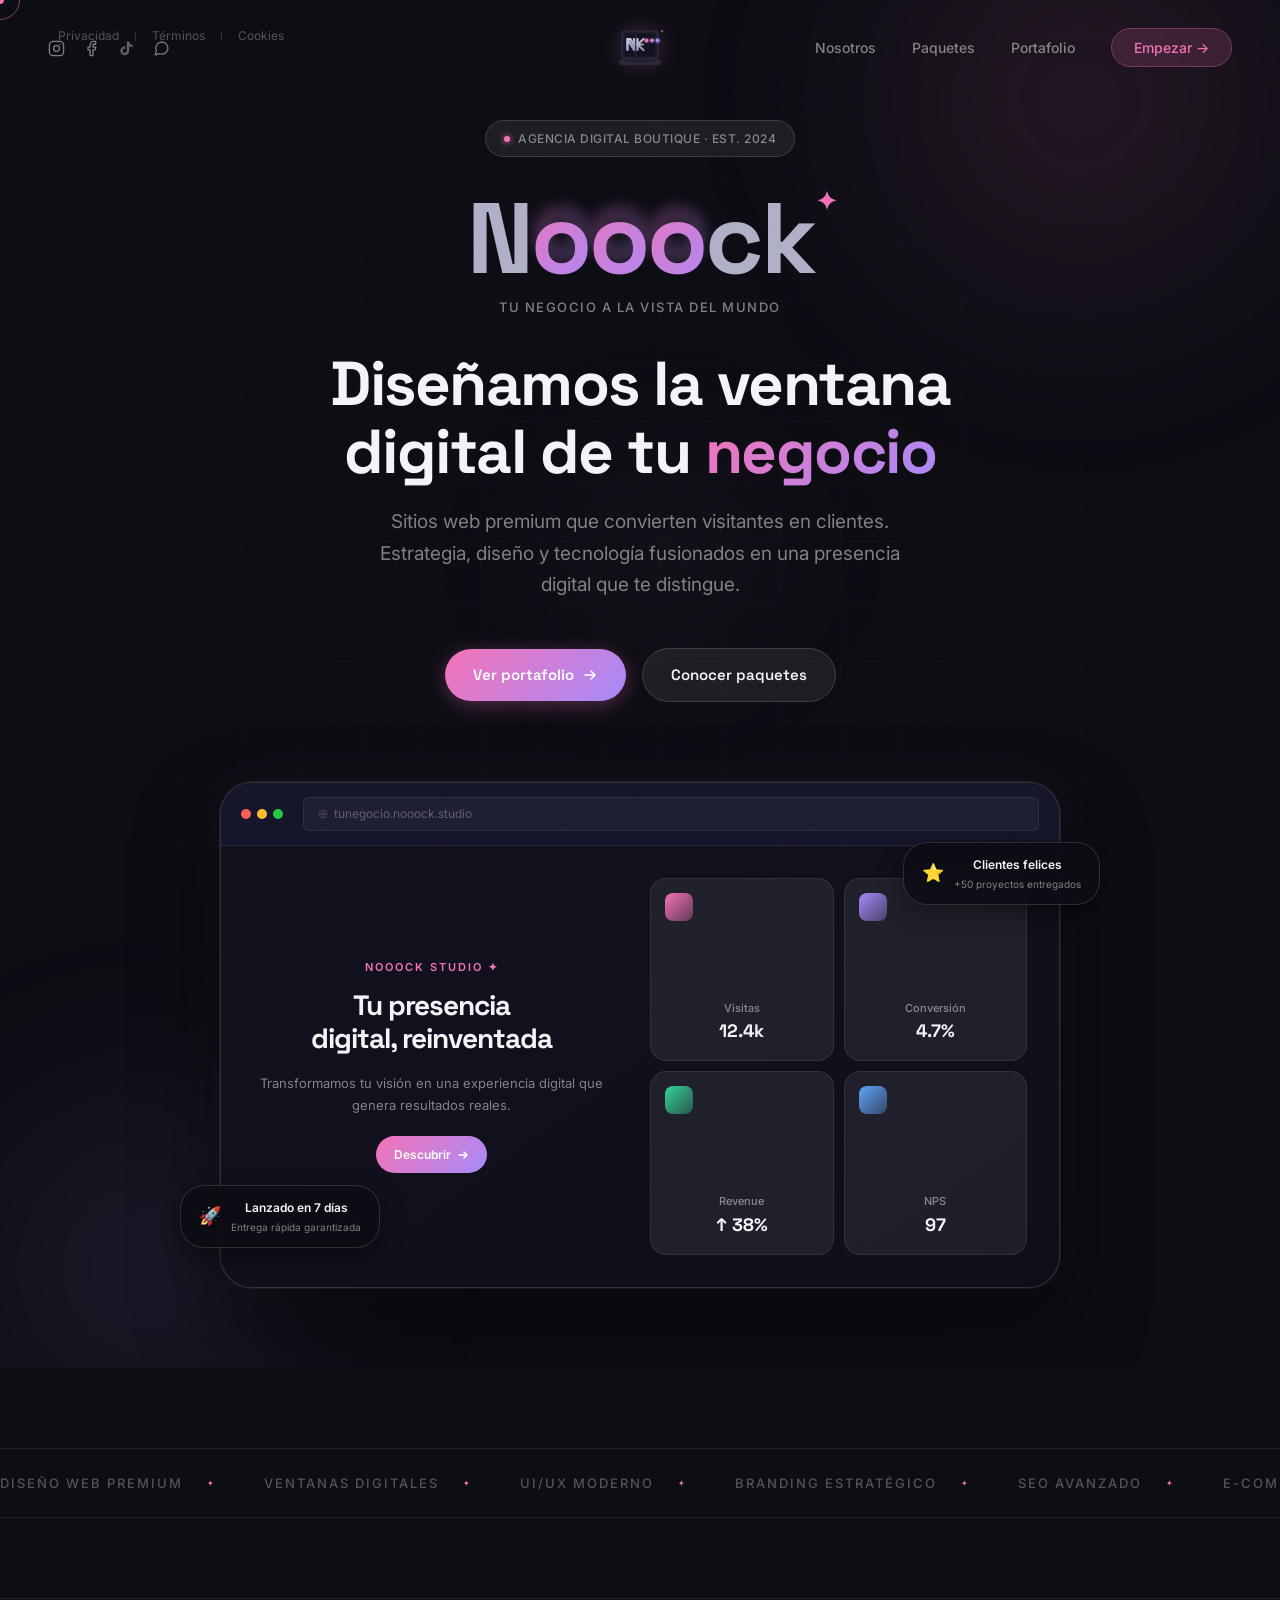
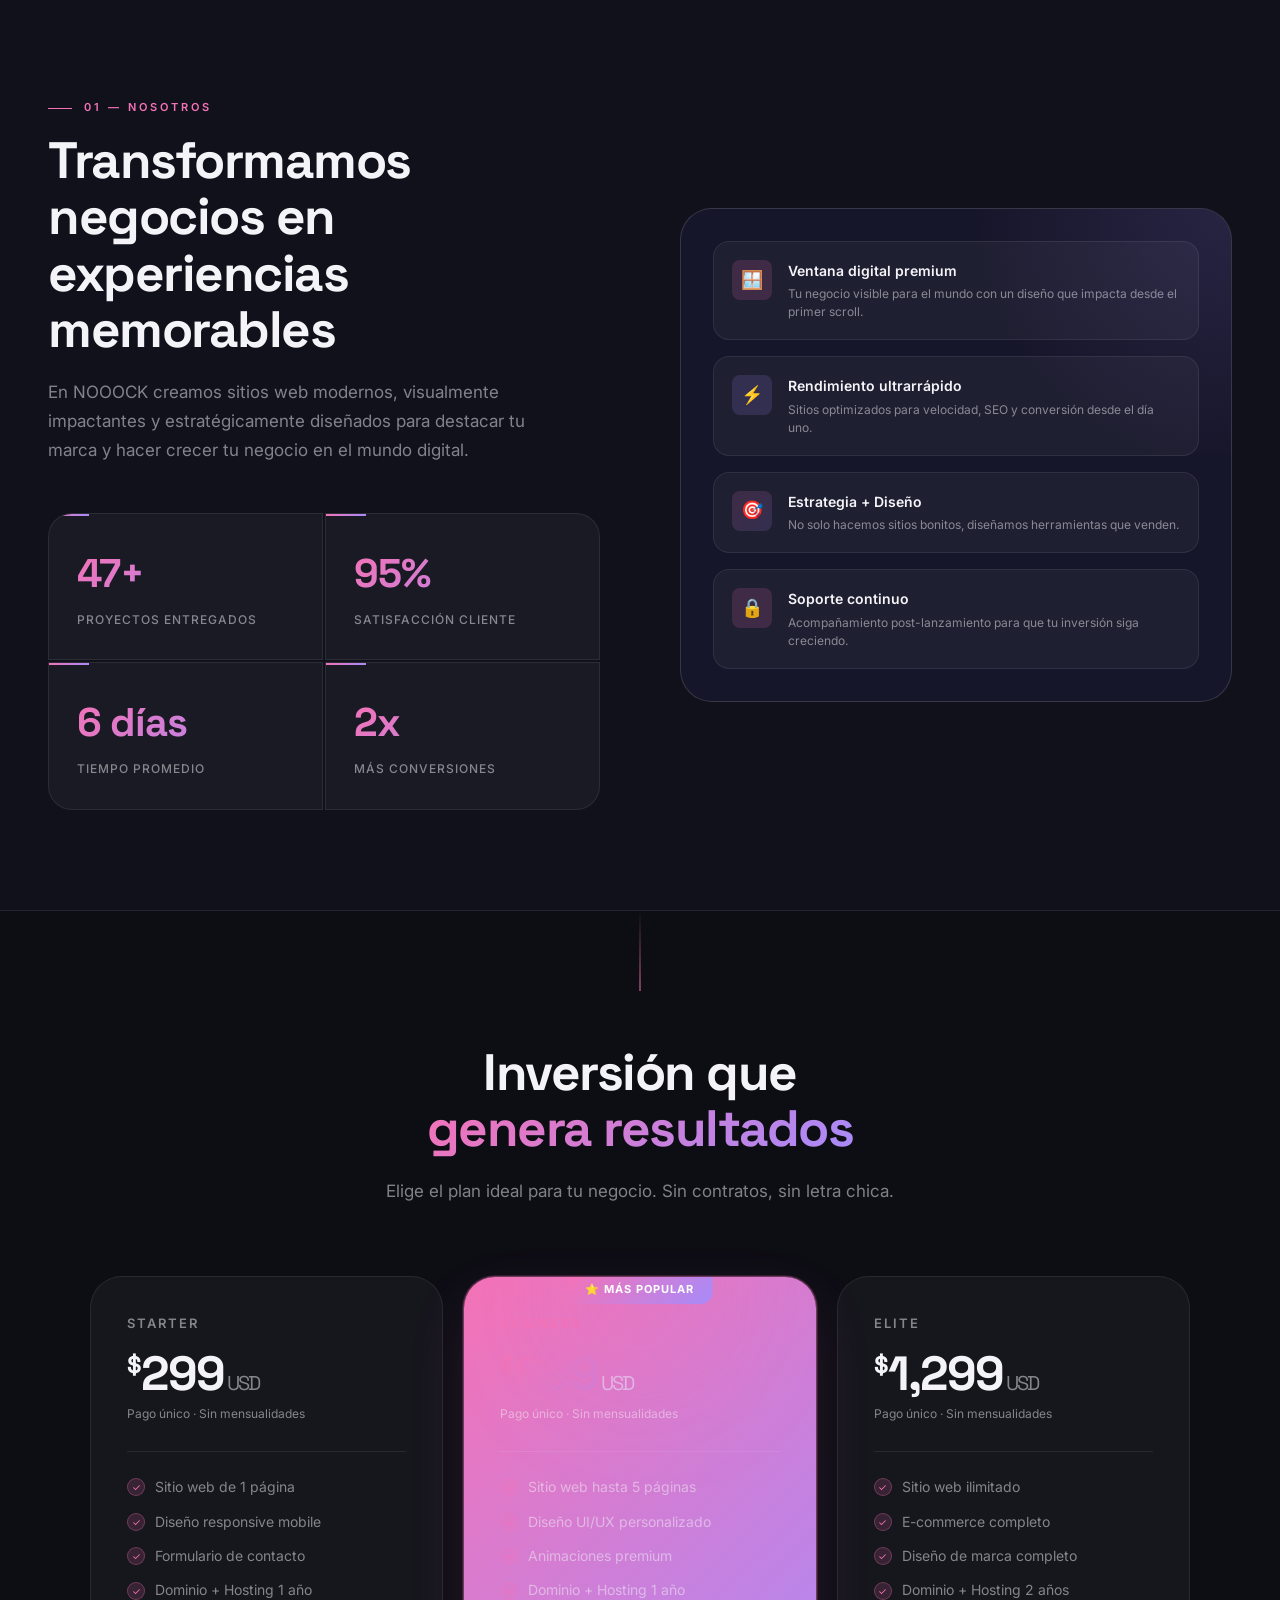
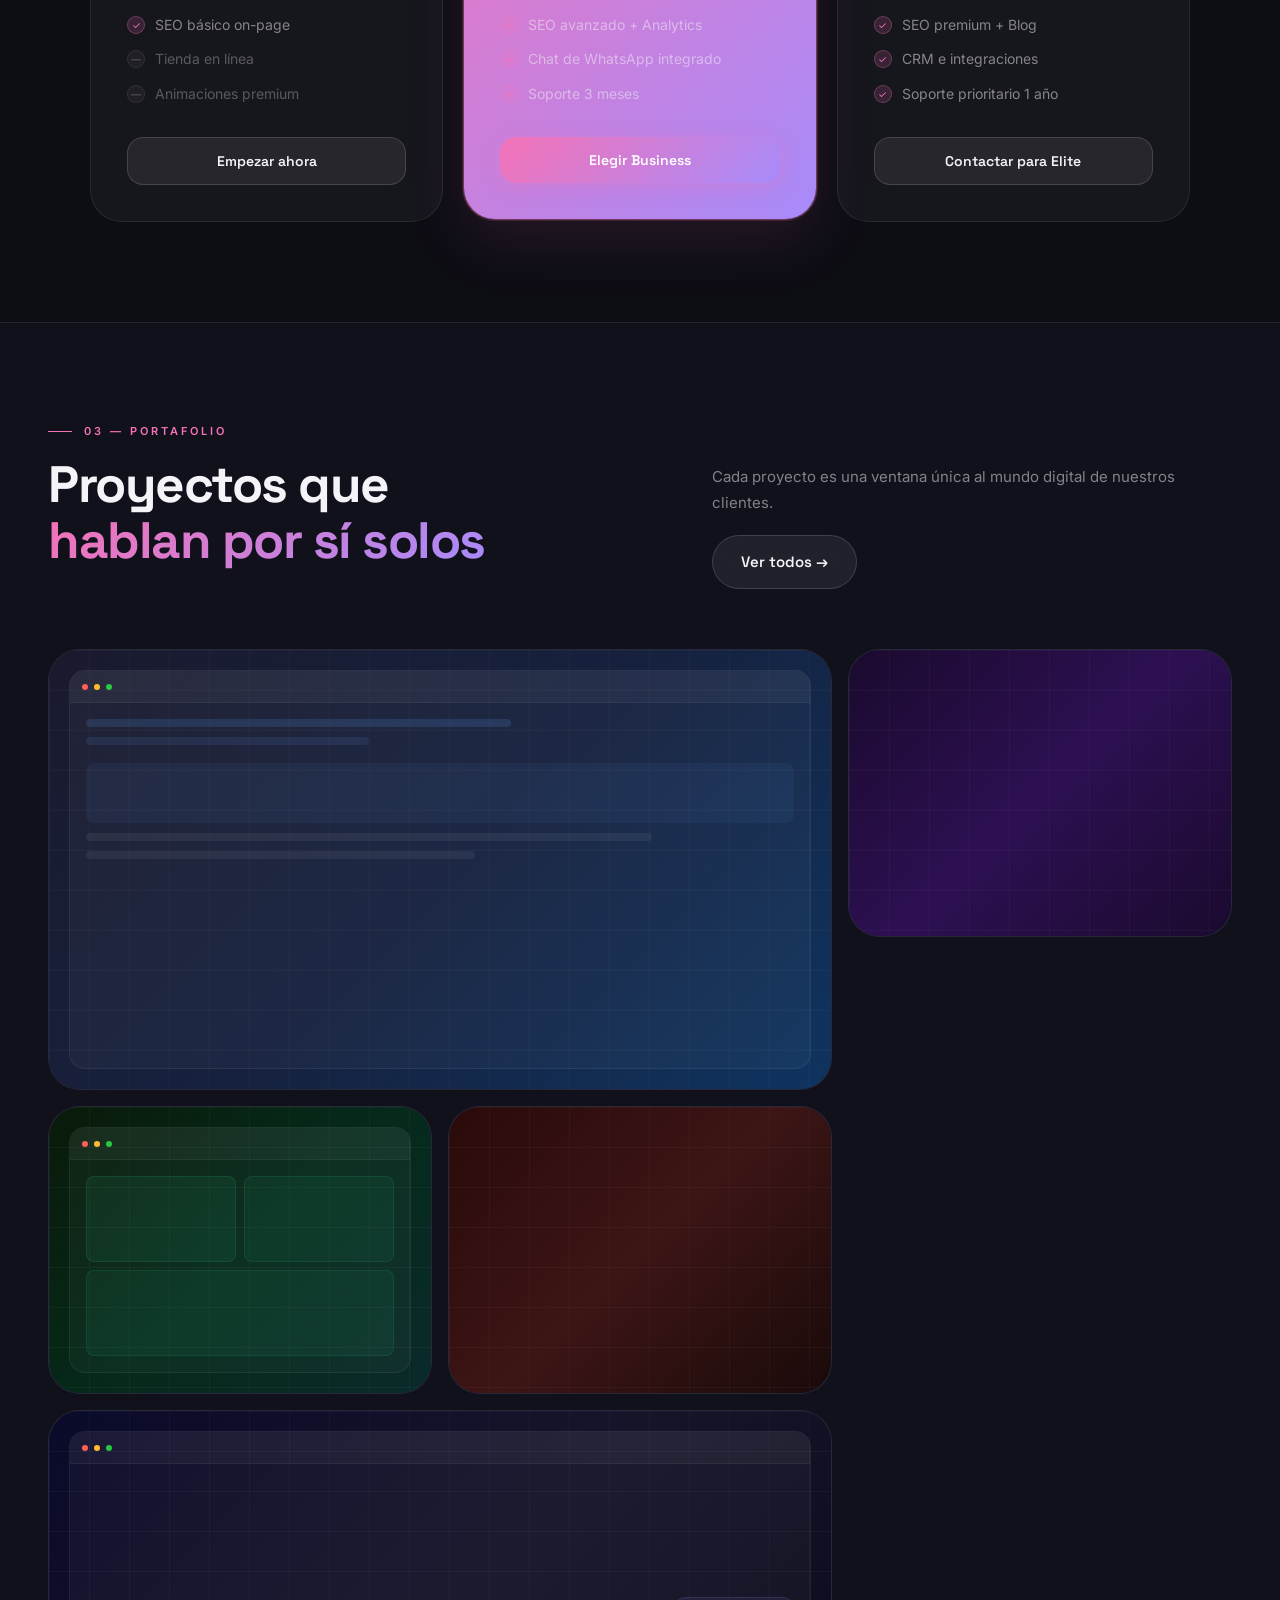
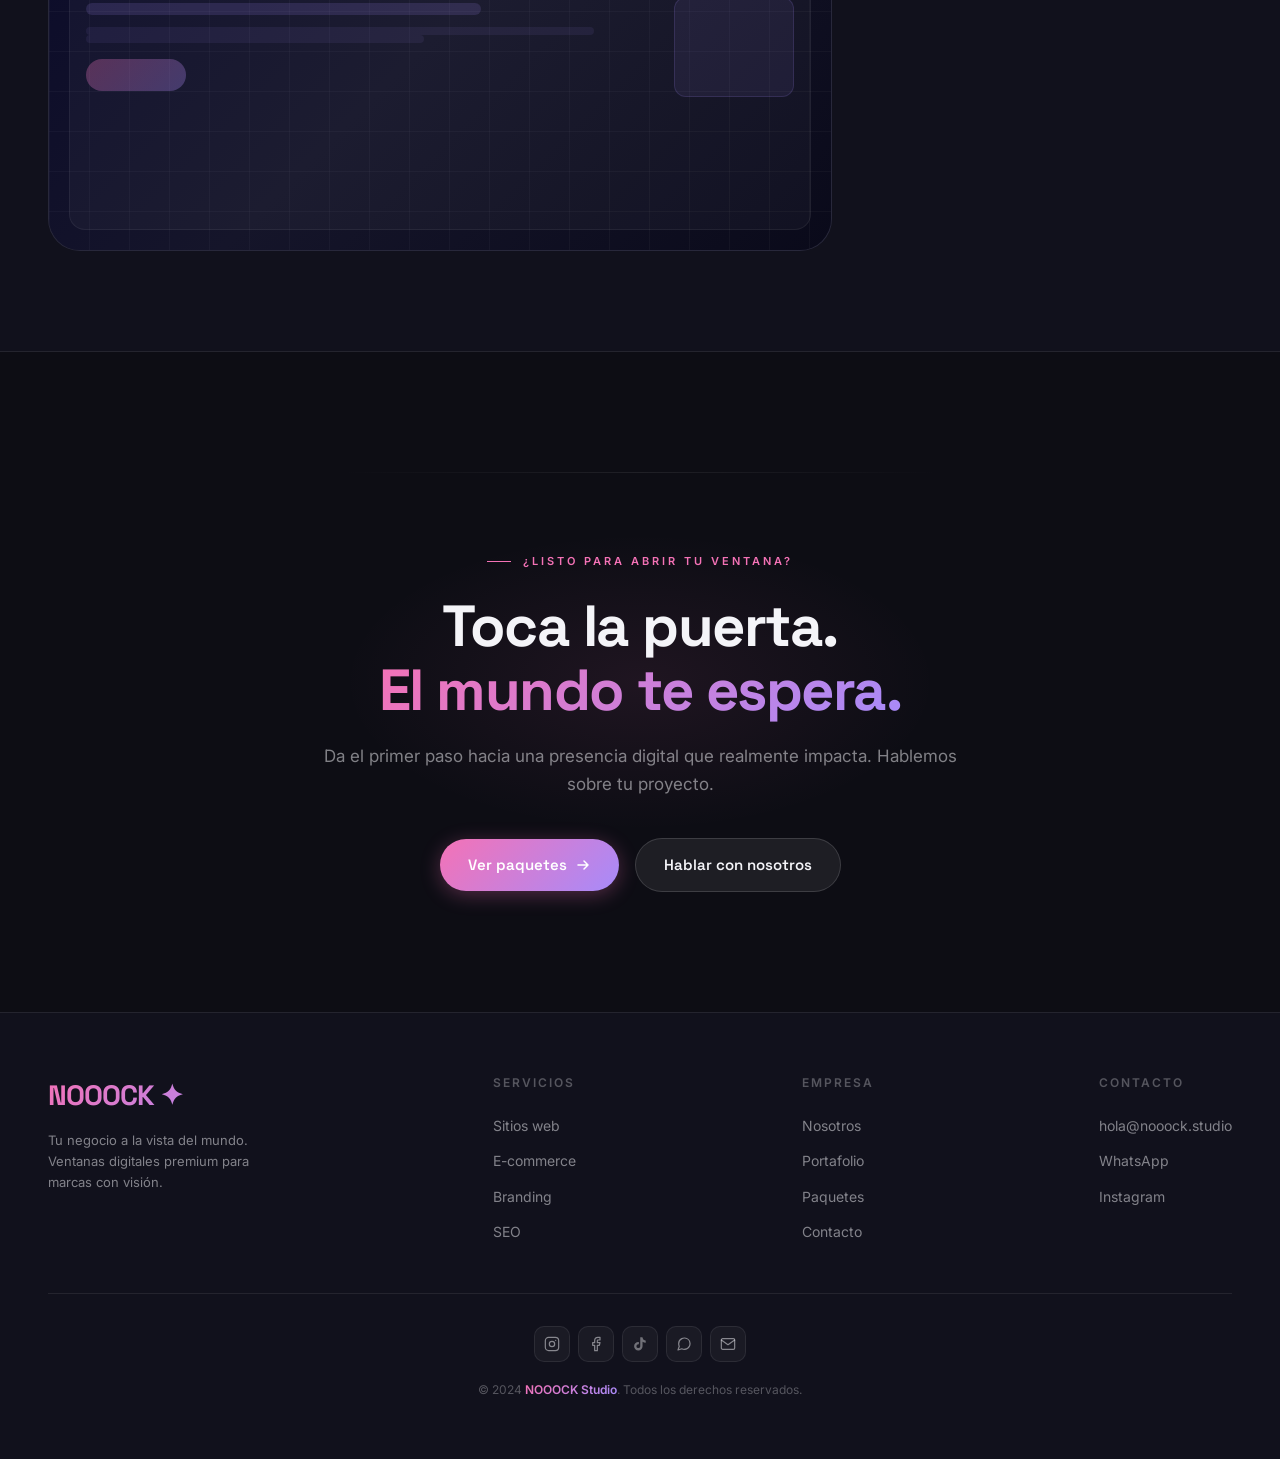
<file: nooock-landing_v3.html>
<!DOCTYPE html>
<html lang="es">
<head>
<meta charset="UTF-8">
<meta name="viewport" content="width=device-width, initial-scale=1.0">
<title>NOOOCK — Tu negocio a la vista del mundo</title>
<link rel="preconnect" href="https://fonts.googleapis.com">
<link rel="preconnect" href="https://fonts.gstatic.com" crossorigin>
<link href="https://fonts.googleapis.com/css2?family=Inter:wght@300;400;500;600;700&family=Space+Grotesk:wght@300;400;500;600;700&display=swap" rel="stylesheet">
<style>
/* ═══════════════════════════════════════════
   DESIGN TOKENS
═══════════════════════════════════════════ */
:root {
  --c-bg:        #0d0d14;
  --c-bg2:       #11111c;
  --c-bg3:       #16162a;
  --c-surface:   rgba(255,255,255,0.04);
  --c-surface2:  rgba(255,255,255,0.07);
  --c-border:    rgba(255,255,255,0.08);
  --c-border2:   rgba(255,255,255,0.14);
  --c-white:     #f4f4f8;
  --c-muted:     rgba(244,244,248,0.5);
  --c-muted2:    rgba(244,244,248,0.3);
  --c-rose:      #f472b6;
  --c-rose-dim:  rgba(244,114,182,0.15);
  --c-rose-glow: rgba(244,114,182,0.25);
  --c-lila:      #a78bfa;
  --c-lila-dim:  rgba(167,139,250,0.15);
  --c-lila-glow: rgba(167,139,250,0.25);
  --c-accent:    linear-gradient(135deg, #f472b6, #a78bfa);

  --font-main:   'Space Grotesk', 'Inter', sans-serif;
  --font-body:   'Inter', sans-serif;

  --r-sm:  8px;
  --r-md:  16px;
  --r-lg:  24px;
  --r-xl:  32px;
  --r-2xl: 48px;

  --ease-out: cubic-bezier(0.16, 1, 0.3, 1);
  --ease-in-out: cubic-bezier(0.45, 0, 0.55, 1);
}

/* ═══════════════════════════════════════════
   RESET & BASE
═══════════════════════════════════════════ */
*, *::before, *::after { box-sizing: border-box; margin: 0; padding: 0; }

html { scroll-behavior: smooth; }

body {
  font-family: var(--font-body);
  background: var(--c-bg);
  color: var(--c-white);
  line-height: 1.6;
  overflow-x: hidden;
  cursor: none;
}

img { display: block; max-width: 100%; }
a { color: inherit; text-decoration: none; }
button { font-family: inherit; cursor: none; }

/* ═══════════════════════════════════════════
   CUSTOM CURSOR
═══════════════════════════════════════════ */
#cursor-dot {
  position: fixed;
  width: 8px; height: 8px;
  background: var(--c-rose);
  border-radius: 50%;
  pointer-events: none;
  z-index: 9999;
  transform: translate(-50%,-50%);
  transition: background 0.3s;
}
#cursor-ring {
  position: fixed;
  width: 40px; height: 40px;
  border: 1.5px solid rgba(244,114,182,0.5);
  border-radius: 50%;
  pointer-events: none;
  z-index: 9998;
  transform: translate(-50%,-50%);
  transition: width 0.4s var(--ease-out),
              height 0.4s var(--ease-out),
              border-color 0.4s,
              background 0.4s;
}
body.cursor-hover #cursor-ring {
  width: 72px; height: 72px;
  border-color: rgba(167,139,250,0.6);
  background: rgba(167,139,250,0.06);
}
body.cursor-hover #cursor-dot {
  background: var(--c-lila);
  transform: translate(-50%,-50%) scale(1.5);
}

/* ═══════════════════════════════════════════
   SCROLL REVEAL
═══════════════════════════════════════════ */
.reveal { opacity: 0; transform: translateY(40px); transition: opacity 0.9s var(--ease-out), transform 0.9s var(--ease-out); }
.reveal-left { opacity: 0; transform: translateX(-50px); transition: opacity 0.9s var(--ease-out), transform 0.9s var(--ease-out); }
.reveal-right { opacity: 0; transform: translateX(50px); transition: opacity 0.9s var(--ease-out), transform 0.9s var(--ease-out); }
.reveal-scale { opacity: 0; transform: scale(0.94); transition: opacity 0.9s var(--ease-out), transform 0.9s var(--ease-out); }
.reveal.visible, .reveal-left.visible, .reveal-right.visible, .reveal-scale.visible { opacity: 1; transform: none; }
.delay-1 { transition-delay: 0.1s !important; }
.delay-2 { transition-delay: 0.22s !important; }
.delay-3 { transition-delay: 0.38s !important; }
.delay-4 { transition-delay: 0.55s !important; }
.delay-5 { transition-delay: 0.72s !important; }

/* ═══════════════════════════════════════════
   NOISE TEXTURE
═══════════════════════════════════════════ */
body::after {
  content: '';
  position: fixed;
  inset: 0;
  background-image: url("data:image/svg+xml,%3Csvg viewBox='0 0 256 256' xmlns='http://www.w3.org/2000/svg'%3E%3Cfilter id='noise'%3E%3CfeTurbulence type='fractalNoise' baseFrequency='0.9' numOctaves='4' stitchTiles='stitch'/%3E%3C/filter%3E%3Crect width='100%25' height='100%25' filter='url(%23noise)' opacity='0.03'/%3E%3C/svg%3E");
  pointer-events: none;
  z-index: 9990;
  opacity: 0.35;
}

/* ═══════════════════════════════════════════
   NAVBAR
═══════════════════════════════════════════ */
nav {
  position: fixed;
  top: 0; left: 0; right: 0;
  z-index: 999;
  padding: 22px 48px;
  display: grid;
  grid-template-columns: 1fr auto 1fr;
  align-items: center;
  transition: padding 0.4s var(--ease-out), background 0.4s, border-color 0.4s, backdrop-filter 0.4s;
  border-bottom: 1px solid transparent;
}
nav.scrolled {
  padding: 14px 48px;
  background: rgba(13,13,20,0.92);
  backdrop-filter: blur(24px) saturate(1.8);
  -webkit-backdrop-filter: blur(24px);
  border-color: var(--c-border);
}
.nav-social {
  display: flex;
  align-items: center;
  gap: 18px;
}
.nav-social a {
  font-size: 15px;
  color: var(--c-muted);
  transition: color 0.3s, transform 0.3s;
  display: flex;
  align-items: center;
}
.nav-social a:hover {
  color: var(--c-rose);
  transform: translateY(-2px);
}
.nav-logo {
  display: flex;
  align-items: center;
  justify-content: center;
  transition: transform 0.3s var(--ease-out), filter 0.3s;
  filter: drop-shadow(0 0 10px rgba(244,114,182,0.2));
}
.nav-logo:hover {
  filter: drop-shadow(0 0 18px rgba(244,114,182,0.45));
  transform: scale(1.06);
}
.nav-logo svg {
  width: 52px;
  height: 52px;
}
nav.scrolled .nav-logo svg {
  width: 42px;
  height: 42px;
  transition: width 0.4s var(--ease-out), height 0.4s var(--ease-out);
}
.nav-logo-img { display: none; }
.nav-links {
  display: flex;
  align-items: center;
  justify-content: flex-end;
  gap: 28px;
  list-style: none;
}
.nav-logo {
  display: flex;
  align-items: center;
  gap: 10px;
}
.nav-logo-text { display: none; }
.nav-logo-icon { display: none; }
.nav-links {
  display: flex;
  align-items: center;
  gap: 36px;
  list-style: none;
}
.nav-links a {
  font-size: 14px;
  font-weight: 500;
  color: var(--c-muted);
  transition: color 0.3s;
  position: relative;
}
.nav-links a::after {
  content: '';
  position: absolute;
  bottom: -4px; left: 0;
  width: 0; height: 1px;
  background: var(--c-rose);
  transition: width 0.3s var(--ease-out);
}
.nav-links a:hover { color: var(--c-white); }
.nav-links a:hover::after { width: 100%; }
.nav-cta {
  padding: 10px 22px;
  background: var(--c-rose-dim);
  border: 1px solid rgba(244,114,182,0.3);
  border-radius: 100px;
  font-size: 14px;
  font-weight: 600;
  color: var(--c-rose) !important;
  transition: background 0.3s, border-color 0.3s, box-shadow 0.3s !important;
}
.nav-cta:hover {
  background: rgba(244,114,182,0.25) !important;
  box-shadow: 0 0 20px rgba(244,114,182,0.2) !important;
}
.nav-cta::after { display: none !important; }

/* ═══════════════════════════════════════════
   HERO SECTION
═══════════════════════════════════════════ */
#hero {
  position: relative;
  min-height: 100svh;
  display: flex;
  align-items: center;
  justify-content: center;
  overflow: hidden;
  padding: 120px 48px 80px;
}

/* Ambient gradient background */
.hero-ambient {
  position: absolute;
  inset: 0;
  pointer-events: none;
}
.ambient-orb {
  position: absolute;
  border-radius: 50%;
  filter: blur(80px);
  animation: orb-float 8s ease-in-out infinite alternate;
}
.orb-1 {
  width: 600px; height: 600px;
  top: -200px; right: -100px;
  background: radial-gradient(circle, rgba(244,114,182,0.12), transparent 70%);
  animation-delay: 0s;
}
.orb-2 {
  width: 500px; height: 500px;
  bottom: -150px; left: -100px;
  background: radial-gradient(circle, rgba(167,139,250,0.12), transparent 70%);
  animation-delay: -4s;
}
.orb-3 {
  width: 300px; height: 300px;
  top: 30%; left: 40%;
  background: radial-gradient(circle, rgba(244,114,182,0.06), transparent 70%);
  animation-delay: -2s;
}
@keyframes orb-float {
  from { transform: translateY(0) scale(1); }
  to   { transform: translateY(-30px) scale(1.05); }
}

/* Grid lines decorative */
.hero-grid {
  position: absolute;
  inset: 0;
  background-image: 
    linear-gradient(rgba(255,255,255,0.02) 1px, transparent 1px),
    linear-gradient(90deg, rgba(255,255,255,0.02) 1px, transparent 1px);
  background-size: 60px 60px;
  mask-image: radial-gradient(ellipse at center, black 30%, transparent 80%);
}

.hero-inner {
  position: relative;
  z-index: 2;
  text-align: center;
  max-width: 900px;
  margin: 0 auto;
}

/* Floating particles */
.particles-wrap {
  position: absolute;
  inset: 0;
  pointer-events: none;
  overflow: hidden;
}
.particle {
  position: absolute;
  border-radius: 50%;
  animation: particle-drift linear infinite;
  opacity: 0;
}
@keyframes particle-drift {
  0%   { transform: translateY(100vh) scale(0); opacity: 0; }
  10%  { opacity: 1; }
  90%  { opacity: 1; }
  100% { transform: translateY(-100px) scale(1); opacity: 0; }
}

.hero-badge {
  display: inline-flex;
  align-items: center;
  gap: 8px;
  padding: 8px 18px;
  background: var(--c-surface2);
  border: 1px solid var(--c-border2);
  border-radius: 100px;
  font-size: 12px;
  font-weight: 500;
  color: var(--c-muted);
  letter-spacing: 0.5px;
  text-transform: uppercase;
  margin-bottom: 32px;
  backdrop-filter: blur(10px);
  opacity: 0;
  transform: translateY(20px);
  animation: fadeUp 0.8s var(--ease-out) 0.3s forwards;
}
.hero-badge .dot {
  width: 6px; height: 6px;
  border-radius: 50%;
  background: var(--c-rose);
  box-shadow: 0 0 6px var(--c-rose);
  animation: pulse-dot 2s ease-in-out infinite;
}
@keyframes pulse-dot {
  0%, 100% { opacity: 1; transform: scale(1); }
  50% { opacity: 0.5; transform: scale(0.8); }
}

.hero-logo-area {
  margin-bottom: 32px;
  opacity: 0;
  transform: translateY(20px);
  animation: fadeUp 0.8s var(--ease-out) 0.5s forwards;
}

/* The NOOOCK logo text rendered in CSS */
.logo-display {
  font-family: var(--font-main);
  font-size: clamp(48px, 8vw, 100px);
  font-weight: 700;
  letter-spacing: -3px;
  line-height: 1;
  position: relative;
  display: inline-block;
}
.logo-n { color: #b0b0c8; }
.logo-o-1, .logo-o-2, .logo-o-3 {
  background: var(--c-accent);
  -webkit-background-clip: text;
  -webkit-text-fill-color: transparent;
  background-clip: text;
  position: relative;
}
.logo-o-1::after, .logo-o-2::after, .logo-o-3::after {
  content: attr(data-char);
  position: absolute;
  left: 0; top: 0;
  background: var(--c-accent);
  -webkit-background-clip: text;
  -webkit-text-fill-color: transparent;
  background-clip: text;
  filter: blur(8px);
  opacity: 0.4;
  z-index: -1;
}
.logo-ck { color: #b0b0c8; }
.logo-spark {
  position: absolute;
  top: 0; right: -20px;
  font-size: 0.25em;
  -webkit-text-fill-color: var(--c-rose);
  color: var(--c-rose);
}

.hero-tagline {
  font-size: 13px;
  font-weight: 500;
  color: var(--c-muted);
  letter-spacing: 1.5px;
  text-transform: uppercase;
  margin-top: 8px;
}

.hero-h1 {
  font-family: var(--font-main);
  font-size: clamp(32px, 5vw, 62px);
  font-weight: 700;
  letter-spacing: -1.5px;
  line-height: 1.1;
  margin-bottom: 20px;
  overflow: hidden;
}
.hero-h1 .line {
  display: block;
  overflow: hidden;
}
.hero-h1 .line span {
  display: block;
  transform: translateY(110%);
  animation: slideUp 0.9s var(--ease-out) forwards;
}
.hero-h1 .line:nth-child(1) span { animation-delay: 0.7s; }
.hero-h1 .line:nth-child(2) span { animation-delay: 0.9s; }
.hero-h1 .line:nth-child(3) span { animation-delay: 1.1s; }

@keyframes slideUp {
  from { transform: translateY(110%); }
  to   { transform: translateY(0); }
}
@keyframes fadeUp {
  from { opacity: 0; transform: translateY(20px); }
  to   { opacity: 1; transform: translateY(0); }
}

.hero-accent-word {
  background: var(--c-accent);
  -webkit-background-clip: text;
  -webkit-text-fill-color: transparent;
  background-clip: text;
}

.hero-sub {
  font-size: clamp(16px, 2vw, 19px);
  font-weight: 400;
  color: var(--c-muted);
  max-width: 540px;
  margin: 0 auto 48px;
  line-height: 1.65;
  opacity: 0;
  animation: fadeUp 0.8s var(--ease-out) 1.4s forwards;
}

.hero-actions {
  display: flex;
  align-items: center;
  gap: 16px;
  justify-content: center;
  flex-wrap: wrap;
  opacity: 0;
  animation: fadeUp 0.8s var(--ease-out) 1.6s forwards;
}

/* ═══════════════════════════════════════════
   BUTTONS
═══════════════════════════════════════════ */
.btn {
  position: relative;
  display: inline-flex;
  align-items: center;
  gap: 8px;
  padding: 14px 28px;
  border-radius: 100px;
  font-family: var(--font-main);
  font-size: 15px;
  font-weight: 600;
  border: none;
  overflow: hidden;
  transition: transform 0.3s var(--ease-out), box-shadow 0.3s;
}
.btn::before {
  content: '';
  position: absolute;
  inset: 0;
  background: rgba(255,255,255,0.1);
  transform: translateX(-100%);
  transition: transform 0.4s var(--ease-out);
}
.btn:hover::before { transform: translateX(0); }
.btn:hover { transform: translateY(-2px); }

.btn-primary {
  background: linear-gradient(135deg, var(--c-rose), var(--c-lila));
  color: white;
  box-shadow: 0 4px 20px rgba(244,114,182,0.3);
}
.btn-primary:hover { box-shadow: 0 8px 32px rgba(244,114,182,0.45); }

.btn-ghost {
  background: var(--c-surface2);
  border: 1px solid var(--c-border2);
  color: var(--c-white);
  backdrop-filter: blur(10px);
}
.btn-ghost:hover { border-color: rgba(167,139,250,0.4); box-shadow: 0 0 20px rgba(167,139,250,0.1); }

/* ═══════════════════════════════════════════
   HERO MOCKUP / VISUAL
═══════════════════════════════════════════ */
.hero-mockup-wrap {
  position: relative;
  margin-top: 80px;
  opacity: 0;
  animation: fadeUp 1s var(--ease-out) 1.8s forwards;
}
.hero-mockup {
  width: 100%;
  max-width: 840px;
  margin: 0 auto;
  background: var(--c-bg2);
  border: 1px solid var(--c-border2);
  border-radius: var(--r-xl);
  overflow: hidden;
  box-shadow: 
    0 0 0 1px rgba(255,255,255,0.06),
    0 40px 80px rgba(0,0,0,0.5),
    0 0 80px rgba(244,114,182,0.06);
  position: relative;
}
.mockup-bar {
  padding: 14px 20px;
  background: var(--c-bg3);
  border-bottom: 1px solid var(--c-border);
  display: flex;
  align-items: center;
  gap: 20px;
}
.mockup-dots { display: flex; gap: 6px; }
.mockup-dot {
  width: 10px; height: 10px;
  border-radius: 50%;
}
.mockup-dot:nth-child(1) { background: #ff5f57; }
.mockup-dot:nth-child(2) { background: #febc2e; }
.mockup-dot:nth-child(3) { background: #28c840; }
.mockup-url {
  flex: 1;
  background: var(--c-surface);
  border: 1px solid var(--c-border);
  border-radius: 6px;
  padding: 6px 14px;
  font-size: 12px;
  color: var(--c-muted2);
  display: flex;
  align-items: center;
  gap: 6px;
}
.mockup-content {
  padding: 32px;
  background: linear-gradient(145deg, #12121f, #0f0f1a);
  min-height: 300px;
  display: grid;
  grid-template-columns: 1fr 1fr;
  gap: 20px;
  align-items: center;
}
.mockup-text-col { padding-right: 20px; }
.mockup-label {
  font-size: 11px;
  text-transform: uppercase;
  letter-spacing: 2px;
  color: var(--c-rose);
  margin-bottom: 12px;
  font-weight: 600;
}
.mockup-h {
  font-family: var(--font-main);
  font-size: 28px;
  font-weight: 700;
  letter-spacing: -1px;
  line-height: 1.2;
  margin-bottom: 16px;
}
.mockup-p {
  font-size: 13px;
  color: var(--c-muted);
  line-height: 1.7;
  margin-bottom: 20px;
}
.mockup-btn-mini {
  display: inline-flex;
  align-items: center;
  gap: 6px;
  padding: 9px 18px;
  background: linear-gradient(135deg, var(--c-rose), var(--c-lila));
  border-radius: 100px;
  font-size: 12px;
  font-weight: 600;
  color: white;
}
.mockup-visual-col {
  display: grid;
  grid-template-columns: 1fr 1fr;
  gap: 10px;
}
.mockup-card-mini {
  background: var(--c-surface2);
  border: 1px solid var(--c-border);
  border-radius: var(--r-md);
  padding: 14px;
  aspect-ratio: 1;
  display: flex;
  flex-direction: column;
  justify-content: space-between;
}
.mkc-icon {
  width: 28px; height: 28px;
  border-radius: 8px;
  margin-bottom: 8px;
}
.mkc-icon.rose { background: linear-gradient(135deg, var(--c-rose), rgba(244,114,182,0.3)); }
.mkc-icon.lila { background: linear-gradient(135deg, var(--c-lila), rgba(167,139,250,0.3)); }
.mkc-icon.green { background: linear-gradient(135deg, #34d399, rgba(52,211,153,0.3)); }
.mkc-icon.blue { background: linear-gradient(135deg, #60a5fa, rgba(96,165,250,0.3)); }
.mkc-label { font-size: 11px; color: var(--c-muted); font-weight: 500; }
.mkc-val { font-size: 18px; font-weight: 700; font-family: var(--font-main); }

/* Floating badge on mockup */
.float-badge {
  position: absolute;
  background: rgba(13,13,20,0.9);
  border: 1px solid var(--c-border2);
  border-radius: var(--r-lg);
  padding: 12px 18px;
  backdrop-filter: blur(16px);
  display: flex;
  align-items: center;
  gap: 10px;
  box-shadow: 0 8px 24px rgba(0,0,0,0.4);
  animation: float-badge 4s ease-in-out infinite alternate;
}
@keyframes float-badge {
  from { transform: translateY(0); }
  to   { transform: translateY(-8px); }
}
.float-badge-1 {
  bottom: 40px; left: -40px;
  animation-delay: 0s;
}
.float-badge-2 {
  top: 60px; right: -40px;
  animation-delay: -2s;
}
.fb-icon { font-size: 18px; }
.fb-text .fb-title { font-size: 12px; font-weight: 600; margin-bottom: 1px; }
.fb-text .fb-sub { font-size: 10px; color: var(--c-muted); }

/* ═══════════════════════════════════════════
   MARQUEE
═══════════════════════════════════════════ */
.marquee-strip {
  overflow: hidden;
  padding: 24px 0;
  border-top: 1px solid var(--c-border);
  border-bottom: 1px solid var(--c-border);
  margin: 80px 0;
}
.marquee-track {
  display: flex;
  gap: 3rem;
  width: max-content;
  animation: marquee 28s linear infinite;
}
@keyframes marquee {
  from { transform: translateX(0); }
  to   { transform: translateX(-50%); }
}
.marquee-item {
  font-size: 13px;
  font-weight: 500;
  color: var(--c-muted2);
  text-transform: uppercase;
  letter-spacing: 2px;
  white-space: nowrap;
  display: flex;
  align-items: center;
  gap: 1.5rem;
}
.marquee-dot { color: var(--c-rose); font-size: 8px; }

/* ═══════════════════════════════════════════
   SECTION SHARED STYLES
═══════════════════════════════════════════ */
section { padding: 100px 48px; }
.section-label {
  font-size: 11px;
  font-weight: 600;
  text-transform: uppercase;
  letter-spacing: 3px;
  color: var(--c-rose);
  margin-bottom: 16px;
  display: flex;
  align-items: center;
  gap: 12px;
}
.section-label::before {
  content: '';
  width: 24px; height: 1px;
  background: var(--c-rose);
}
.section-h2 {
  font-family: var(--font-main);
  font-size: clamp(32px, 4vw, 52px);
  font-weight: 700;
  letter-spacing: -1.5px;
  line-height: 1.1;
  margin-bottom: 20px;
}
.section-sub {
  font-size: 17px;
  color: var(--c-muted);
  line-height: 1.7;
  max-width: 520px;
}

/* ═══════════════════════════════════════════
   ABOUT SECTION
═══════════════════════════════════════════ */
#about {
  background: var(--c-bg2);
  border-top: 1px solid var(--c-border);
  border-bottom: 1px solid var(--c-border);
}
.about-grid {
  max-width: 1200px;
  margin: 0 auto;
  display: grid;
  grid-template-columns: 1fr 1fr;
  gap: 80px;
  align-items: center;
}
.about-stats {
  display: grid;
  grid-template-columns: 1fr 1fr;
  gap: 2px;
  margin-top: 48px;
}
.stat-card {
  background: var(--c-surface);
  border: 1px solid var(--c-border);
  padding: 28px;
  position: relative;
  overflow: hidden;
}
.stat-card:first-child { border-radius: var(--r-lg) 0 0 0; }
.stat-card:nth-child(2) { border-radius: 0 var(--r-lg) 0 0; }
.stat-card:nth-child(3) { border-radius: 0 0 0 var(--r-lg); }
.stat-card:last-child { border-radius: 0 0 var(--r-lg) 0; }
.stat-card::before {
  content: '';
  position: absolute;
  top: 0; left: 0;
  width: 40px; height: 2px;
  background: var(--c-accent);
}
.stat-num {
  font-family: var(--font-main);
  font-size: 40px;
  font-weight: 700;
  letter-spacing: -1px;
  background: var(--c-accent);
  -webkit-background-clip: text;
  -webkit-text-fill-color: transparent;
  background-clip: text;
  display: block;
}
.stat-label { font-size: 12px; color: var(--c-muted); margin-top: 4px; font-weight: 500; text-transform: uppercase; letter-spacing: 1px; }

.about-visual {
  position: relative;
}
.about-visual-main {
  background: var(--c-bg3);
  border: 1px solid var(--c-border2);
  border-radius: var(--r-xl);
  padding: 32px;
  position: relative;
  overflow: hidden;
}
.about-visual-main::before {
  content: '';
  position: absolute;
  top: -50%; right: -50%;
  width: 100%; height: 100%;
  background: radial-gradient(circle at center, rgba(167,139,250,0.12), transparent 70%);
  pointer-events: none;
}
.feature-list {
  list-style: none;
  display: flex;
  flex-direction: column;
  gap: 16px;
}
.feature-item {
  display: flex;
  align-items: flex-start;
  gap: 16px;
  padding: 18px;
  background: var(--c-surface);
  border: 1px solid var(--c-border);
  border-radius: var(--r-md);
  transition: border-color 0.3s, background 0.3s;
}
.feature-item:hover {
  border-color: rgba(167,139,250,0.3);
  background: var(--c-surface2);
}
.fi-icon {
  width: 40px; height: 40px;
  border-radius: var(--r-sm);
  display: flex;
  align-items: center;
  justify-content: center;
  font-size: 18px;
  flex-shrink: 0;
}
.fi-icon.rose { background: var(--c-rose-dim); }
.fi-icon.lila { background: var(--c-lila-dim); }
.fi-icon.mixed { background: linear-gradient(135deg, var(--c-rose-dim), var(--c-lila-dim)); }
.fi-text .fi-title { font-size: 14px; font-weight: 600; margin-bottom: 3px; }
.fi-text .fi-desc { font-size: 12px; color: var(--c-muted); line-height: 1.5; }

/* ═══════════════════════════════════════════
   PRICING SECTION
═══════════════════════════════════════════ */
#pricing {
  position: relative;
  overflow: hidden;
}
#pricing::before {
  content: '';
  position: absolute;
  top: 0; left: 50%; transform: translateX(-50%);
  width: 1px;
  height: 80px;
  background: linear-gradient(to bottom, transparent, var(--c-rose));
}
.pricing-header {
  text-align: center;
  max-width: 600px;
  margin: 0 auto 70px;
}
.pricing-grid {
  max-width: 1100px;
  margin: 0 auto;
  display: grid;
  grid-template-columns: repeat(3, 1fr);
  gap: 20px;
  align-items: start;
}
.pricing-card {
  background: var(--c-surface);
  border: 1px solid var(--c-border);
  border-radius: var(--r-xl);
  padding: 36px;
  position: relative;
  overflow: hidden;
  transition: transform 0.4s var(--ease-out), box-shadow 0.4s, border-color 0.4s;
}
.pricing-card:hover {
  transform: translateY(-8px);
  box-shadow: 0 24px 60px rgba(0,0,0,0.4);
}
.pricing-card.featured {
  border-color: rgba(244,114,182,0.4);
  background: linear-gradient(145deg, rgba(244,114,182,0.06), rgba(167,139,250,0.06));
  box-shadow: 0 0 0 1px rgba(244,114,182,0.15), 0 24px 60px rgba(244,114,182,0.1);
}
.pricing-card.featured:hover {
  box-shadow: 0 0 0 1px rgba(244,114,182,0.3), 0 32px 80px rgba(244,114,182,0.2);
}
.pricing-glow {
  position: absolute;
  top: -80px; left: 50%; transform: translateX(-50%);
  width: 200px; height: 200px;
  border-radius: 50%;
  filter: blur(60px);
  pointer-events: none;
}
.pricing-card.featured .pricing-glow {
  background: radial-gradient(circle, rgba(244,114,182,0.2), transparent);
}
.recommended-badge {
  position: absolute;
  top: -1px; left: 50%; transform: translateX(-50%);
  background: linear-gradient(135deg, var(--c-rose), var(--c-lila));
  color: white;
  font-size: 11px;
  font-weight: 700;
  padding: 5px 18px;
  border-radius: 0 0 12px 12px;
  text-transform: uppercase;
  letter-spacing: 1px;
}
.plan-name {
  font-size: 13px;
  font-weight: 600;
  color: var(--c-muted);
  text-transform: uppercase;
  letter-spacing: 2px;
  margin-bottom: 16px;
}
.plan-price {
  font-family: var(--font-main);
  font-size: 48px;
  font-weight: 700;
  letter-spacing: -2px;
  line-height: 1;
  margin-bottom: 6px;
}
.plan-price sup { font-size: 24px; letter-spacing: -1px; vertical-align: super; }
.plan-price-note { font-size: 12px; color: var(--c-muted); margin-bottom: 28px; }
.plan-divider {
  height: 1px;
  background: var(--c-border);
  margin: 24px 0;
}
.plan-features { list-style: none; display: flex; flex-direction: column; gap: 12px; margin-bottom: 32px; }
.plan-feature {
  display: flex;
  align-items: center;
  gap: 10px;
  font-size: 14px;
  color: var(--c-muted);
}
.plan-feature .check {
  width: 18px; height: 18px;
  border-radius: 50%;
  background: var(--c-rose-dim);
  border: 1px solid rgba(244,114,182,0.3);
  display: flex;
  align-items: center;
  justify-content: center;
  font-size: 10px;
  color: var(--c-rose);
  flex-shrink: 0;
}
.plan-feature.muted { color: var(--c-muted2); }
.plan-feature.muted .check {
  background: var(--c-surface);
  border-color: var(--c-border);
  color: var(--c-muted2);
}
.btn-plan {
  width: 100%;
  padding: 14px;
  border-radius: var(--r-md);
  font-family: var(--font-main);
  font-size: 14px;
  font-weight: 600;
  border: none;
  transition: all 0.3s var(--ease-out);
  position: relative;
  overflow: hidden;
}
.btn-plan-ghost {
  background: var(--c-surface2);
  border: 1px solid var(--c-border2);
  color: var(--c-white);
}
.btn-plan-ghost:hover {
  border-color: rgba(167,139,250,0.4);
  background: rgba(167,139,250,0.08);
  transform: translateY(-1px);
}
.btn-plan-primary {
  background: linear-gradient(135deg, var(--c-rose), var(--c-lila));
  color: white;
  box-shadow: 0 4px 20px rgba(244,114,182,0.3);
}
.btn-plan-primary:hover {
  transform: translateY(-2px);
  box-shadow: 0 8px 32px rgba(244,114,182,0.5);
}

/* ═══════════════════════════════════════════
   PORTFOLIO SECTION
═══════════════════════════════════════════ */
#portfolio {
  background: var(--c-bg2);
  border-top: 1px solid var(--c-border);
  border-bottom: 1px solid var(--c-border);
}
.portfolio-header {
  max-width: 1200px;
  margin: 0 auto 60px;
  display: flex;
  align-items: flex-end;
  justify-content: space-between;
  gap: 40px;
}
.portfolio-grid {
  max-width: 1200px;
  margin: 0 auto;
  display: grid;
  grid-template-columns: repeat(3, 1fr);
  grid-template-rows: auto auto;
  gap: 16px;
}
.portfolio-item {
  background: var(--c-bg3);
  border: 1px solid var(--c-border);
  border-radius: var(--r-xl);
  overflow: hidden;
  position: relative;
  cursor: none;
  transition: transform 0.5s var(--ease-out), box-shadow 0.5s, border-color 0.4s;
  aspect-ratio: 4/3;
}
.portfolio-item.large {
  grid-column: span 2;
  aspect-ratio: 16/9;
}
.portfolio-item:hover {
  transform: translateY(-6px) scale(1.01);
  box-shadow: 0 20px 50px rgba(0,0,0,0.5);
  border-color: rgba(244,114,182,0.25);
}
.port-bg {
  position: absolute;
  inset: 0;
  transition: transform 0.6s var(--ease-out);
}
.portfolio-item:hover .port-bg { transform: scale(1.05); }
.port-overlay {
  position: absolute;
  inset: 0;
  background: linear-gradient(to top, rgba(0,0,0,0.85) 0%, transparent 60%);
  opacity: 0;
  transition: opacity 0.4s;
}
.portfolio-item:hover .port-overlay { opacity: 1; }
.port-info {
  position: absolute;
  bottom: 0; left: 0; right: 0;
  padding: 24px;
  transform: translateY(20px);
  opacity: 0;
  transition: all 0.4s var(--ease-out);
}
.portfolio-item:hover .port-info { transform: translateY(0); opacity: 1; }
.port-tag {
  font-size: 10px;
  text-transform: uppercase;
  letter-spacing: 2px;
  color: var(--c-rose);
  font-weight: 600;
  margin-bottom: 4px;
}
.port-name { font-size: 16px; font-weight: 700; font-family: var(--font-main); }
.port-inner {
  width: 100%; height: 100%;
  display: flex;
  align-items: center;
  justify-content: center;
  font-family: var(--font-main);
  font-weight: 700;
  font-size: 32px;
  color: rgba(255,255,255,0.04);
  letter-spacing: -2px;
}
/* Portfolio item backgrounds */
.pi-1 .port-bg { background: linear-gradient(135deg, #1a1a2e, #16213e, #0f3460); }
.pi-2 .port-bg { background: linear-gradient(135deg, #1a0a2e, #2d1052, #1a0a2e); }
.pi-3 .port-bg { background: linear-gradient(135deg, #0a1a0a, #052a1a, #0a2a2a); }
.pi-4 .port-bg { background: linear-gradient(135deg, #2a0a0a, #3d1515, #1a0a0a); }
.pi-5 .port-bg { background: linear-gradient(135deg, #0a0a2a, #15152a, #0a0a1a); }

.pi-1 .port-inner { color: rgba(96,165,250,0.15); font-size: 80px; }
.pi-2 .port-inner { color: rgba(167,139,250,0.15); font-size: 80px; }
.pi-3 .port-inner { color: rgba(52,211,153,0.12); font-size: 70px; }
.pi-4 .port-inner { color: rgba(244,114,182,0.12); font-size: 70px; }
.pi-5 .port-inner { color: rgba(167,139,250,0.1); font-size: 90px; }

/* Decorative grid inside portfolio items */
.port-grid-deco {
  position: absolute;
  inset: 0;
  background-image: 
    linear-gradient(rgba(255,255,255,0.03) 1px, transparent 1px),
    linear-gradient(90deg, rgba(255,255,255,0.03) 1px, transparent 1px);
  background-size: 40px 40px;
}
.port-ui-mockup {
  position: absolute;
  inset: 20px;
  background: rgba(255,255,255,0.03);
  border-radius: var(--r-md);
  border: 1px solid rgba(255,255,255,0.06);
  display: flex;
  flex-direction: column;
  overflow: hidden;
}
.port-ui-bar {
  height: 32px;
  background: rgba(255,255,255,0.04);
  border-bottom: 1px solid rgba(255,255,255,0.05);
  display: flex;
  align-items: center;
  padding: 0 12px;
  gap: 6px;
}
.port-ui-dot { width: 6px; height: 6px; border-radius: 50%; }
.port-ui-body {
  flex: 1;
  padding: 16px;
  display: flex;
  flex-direction: column;
  gap: 10px;
}
.port-ui-line {
  height: 8px;
  border-radius: 4px;
  background: rgba(255,255,255,0.06);
}

/* ═══════════════════════════════════════════
   SOCIAL SECTION
═══════════════════════════════════════════ */
#social {
  text-align: center;
}
.social-header {
  max-width: 500px;
  margin: 0 auto 60px;
}
.social-links {
  display: flex;
  justify-content: center;
  gap: 16px;
  flex-wrap: wrap;
}
.social-link {
  width: 64px; height: 64px;
  border-radius: var(--r-lg);
  background: var(--c-surface);
  border: 1px solid var(--c-border);
  display: flex;
  align-items: center;
  justify-content: center;
  font-size: 22px;
  transition: all 0.4s var(--ease-out);
  position: relative;
  overflow: hidden;
}
.social-link::before {
  content: '';
  position: absolute;
  inset: 0;
  background: var(--c-accent);
  opacity: 0;
  transition: opacity 0.3s;
}
.social-link:hover {
  border-color: transparent;
  transform: translateY(-6px) rotate(-3deg);
  box-shadow: 0 12px 30px rgba(244,114,182,0.25);
}
.social-link:hover::before { opacity: 1; }
.social-link span { position: relative; z-index: 1; }
.social-network { font-size: 11px; color: var(--c-muted2); margin-top: 8px; text-align: center; }

/* ═══════════════════════════════════════════
   FOOTER
═══════════════════════════════════════════ */
footer {
  background: var(--c-bg2);
  border-top: 1px solid var(--c-border);
  padding: 60px 48px;
}
.footer-inner {
  max-width: 1200px;
  margin: 0 auto;
}
.footer-top {
  display: flex;
  align-items: flex-start;
  justify-content: space-between;
  gap: 60px;
  padding-bottom: 48px;
  border-bottom: 1px solid var(--c-border);
  margin-bottom: 32px;
}
.footer-brand .footer-logo {
  font-family: var(--font-main);
  font-size: 28px;
  font-weight: 700;
  letter-spacing: -1px;
  background: var(--c-accent);
  -webkit-background-clip: text;
  -webkit-text-fill-color: transparent;
  background-clip: text;
  margin-bottom: 12px;
}
.footer-brand p {
  font-size: 13px;
  color: var(--c-muted);
  max-width: 220px;
  line-height: 1.6;
}
.footer-links-col h4 {
  font-size: 12px;
  font-weight: 600;
  text-transform: uppercase;
  letter-spacing: 2px;
  color: var(--c-muted2);
  margin-bottom: 20px;
}
.footer-links-col ul { list-style: none; display: flex; flex-direction: column; gap: 10px; }
.footer-links-col a {
  font-size: 14px;
  color: var(--c-muted);
  transition: color 0.3s;
}
.footer-links-col a:hover { color: var(--c-white); }
.footer-bottom {
  display: flex;
  flex-direction: column;
  align-items: center;
  gap: 14px;
  text-align: center;
}
.footer-social-row {
  display: flex;
  align-items: center;
  gap: 8px;
  margin-bottom: 4px;
}
.footer-social-icon {
  width: 36px; height: 36px;
  border-radius: 10px;
  background: var(--c-surface);
  border: 1px solid var(--c-border);
  display: flex;
  align-items: center;
  justify-content: center;
  color: var(--c-muted);
  transition: all 0.3s var(--ease-out);
}
.footer-social-icon:hover {
  background: var(--c-rose-dim);
  border-color: rgba(244,114,182,0.3);
  color: var(--c-rose);
  transform: translateY(-3px);
}
.footer-copy { font-size: 12px; color: var(--c-muted2); }
.footer-copy span {
  background: var(--c-accent);
  -webkit-background-clip: text;
  -webkit-text-fill-color: transparent;
  background-clip: text;
  font-weight: 600;
}
.footer-legal {
  display: flex;
  gap: 6px;
  align-items: center;
}
.footer-legal a {
  font-size: 12px;
  color: var(--c-muted2);
  transition: color 0.3s;
  padding: 4px 10px;
  border-radius: 6px;
}
.footer-legal a:hover { color: var(--c-muted); background: var(--c-surface); }
.footer-legal .sep {
  width: 1px; height: 10px;
  background: var(--c-border2);
  flex-shrink: 0;
}

/* ═══════════════════════════════════════════
   CARD TILT
═══════════════════════════════════════════ */
.tilt-card { transform-style: preserve-3d; }

/* ═══════════════════════════════════════════
   WINDOW DECO ELEMENT (brand concept)
═══════════════════════════════════════════ */
.window-deco {
  position: relative;
  width: 100%;
  max-width: 380px;
  aspect-ratio: 1;
  margin: 0 auto;
}
.window-frame {
  width: 100%; height: 100%;
  border-radius: 50%;
  border: 2px solid rgba(244,114,182,0.2);
  position: relative;
  overflow: hidden;
  background: linear-gradient(145deg, rgba(244,114,182,0.05), rgba(167,139,250,0.05));
}
.window-cross-h {
  position: absolute;
  top: 50%; left: 0; right: 0;
  height: 1px;
  background: rgba(244,114,182,0.15);
  transform: translateY(-50%);
}
.window-cross-v {
  position: absolute;
  top: 0; bottom: 0; left: 50%;
  width: 1px;
  background: rgba(244,114,182,0.15);
  transform: translateX(-50%);
}
.window-inner-content {
  position: absolute;
  inset: 0;
  display: flex;
  align-items: center;
  justify-content: center;
  flex-direction: column;
  gap: 8px;
}
.win-nooock {
  font-family: var(--font-main);
  font-size: 52px;
  font-weight: 700;
  letter-spacing: -3px;
  background: var(--c-accent);
  -webkit-background-clip: text;
  -webkit-text-fill-color: transparent;
  background-clip: text;
  filter: drop-shadow(0 0 20px rgba(244,114,182,0.4));
}
.win-sub { font-size: 11px; color: var(--c-muted2); text-transform: uppercase; letter-spacing: 3px; }

/* Orbiting element */
.orbit-wrap {
  position: absolute;
  inset: -20px;
  animation: orbit-spin 12s linear infinite;
}
.orbit-dot {
  position: absolute;
  width: 10px; height: 10px;
  border-radius: 50%;
  background: linear-gradient(135deg, var(--c-rose), var(--c-lila));
  top: 0; left: 50%; transform: translateX(-50%);
  box-shadow: 0 0 12px var(--c-rose);
}
@keyframes orbit-spin {
  from { transform: rotate(0deg); }
  to   { transform: rotate(360deg); }
}

/* ═══════════════════════════════════════════
   RESPONSIVE
═══════════════════════════════════════════ */
@media (max-width: 1024px) {
  .pricing-grid { grid-template-columns: 1fr; max-width: 420px; }
  .about-grid { grid-template-columns: 1fr; gap: 48px; }
  .portfolio-grid { grid-template-columns: 1fr 1fr; }
  .portfolio-item.large { grid-column: span 2; }
  .footer-top { flex-wrap: wrap; gap: 40px; }
}

@media (max-width: 768px) {
  section { padding: 72px 24px; }
  nav { padding: 16px 24px; grid-template-columns: 1fr auto; }
  nav.scrolled { padding: 12px 24px; }
  .nav-social { display: none; }
  .nav-links { display: none; }
  #hero { padding: 100px 24px 60px; }
  .mockup-content { grid-template-columns: 1fr; }
  .mockup-visual-col { display: none; }
  .float-badge-1 { display: none; }
  .float-badge-2 { display: none; }
  .portfolio-grid { grid-template-columns: 1fr; }
  .portfolio-item.large { grid-column: span 1; }
  .portfolio-header { flex-direction: column; }
  .about-stats { grid-template-columns: 1fr 1fr; }
  .footer-top { flex-direction: column; }
  .pricing-grid { grid-template-columns: 1fr; }
  footer { padding: 48px 24px; }
}

/* ═══════════════════════════════════════════
   REDUCED MOTION
═══════════════════════════════════════════ */
@media (prefers-reduced-motion: reduce) {
  *, *::before, *::after {
    animation-duration: 0.01ms !important;
    animation-iteration-count: 1 !important;
    transition-duration: 0.01ms !important;
  }
}

/* ═══════════════════════════════════════════
   GLASS DIVIDER
═══════════════════════════════════════════ */
.glass-divider {
  height: 1px;
  background: linear-gradient(to right, transparent, var(--c-border), transparent);
  margin: 0 auto;
  max-width: 600px;
}

/* ANIMATED BORDER on featured card */
.animated-border {
  position: relative;
}
.animated-border::before {
  content: '';
  position: absolute;
  inset: -1px;
  border-radius: inherit;
  background: linear-gradient(135deg, var(--c-rose), var(--c-lila), var(--c-rose));
  background-size: 200% 200%;
  animation: border-rotate 4s linear infinite;
  z-index: -1;
}
@keyframes border-rotate {
  0% { background-position: 0% 50%; }
  50% { background-position: 100% 50%; }
  100% { background-position: 0% 50%; }
}

/* CTA SECTION */
.cta-section {
  padding: 120px 48px;
  text-align: center;
  position: relative;
  overflow: hidden;
}
.cta-section::before {
  content: '';
  position: absolute;
  top: 50%; left: 50%;
  transform: translate(-50%,-50%);
  width: 600px; height: 300px;
  background: radial-gradient(ellipse, rgba(244,114,182,0.08) 0%, transparent 70%);
  pointer-events: none;
}
.cta-inner { position: relative; z-index: 2; max-width: 640px; margin: 0 auto; }
.cta-h2 {
  font-family: var(--font-main);
  font-size: clamp(36px, 5vw, 58px);
  font-weight: 700;
  letter-spacing: -1.5px;
  line-height: 1.1;
  margin-bottom: 20px;
}
.cta-sub {
  font-size: 17px;
  color: var(--c-muted);
  margin-bottom: 40px;
  line-height: 1.65;
}
</style>
</head>
<body>

<!-- Custom Cursor -->
<div id="cursor-dot"></div>
<div id="cursor-ring"></div>

<!-- ═══════════════════════════════════════
     NAVBAR
════════════════════════════════════════ -->
<nav id="navbar" aria-label="Navegación principal">
  <div class="nav-social" aria-label="Redes sociales">
    <a href="#" aria-label="Instagram" title="Instagram">
      <svg width="17" height="17" viewBox="0 0 24 24" fill="none" stroke="currentColor" stroke-width="1.8" stroke-linecap="round" stroke-linejoin="round"><rect x="2" y="2" width="20" height="20" rx="5" ry="5"/><circle cx="12" cy="12" r="4"/><circle cx="17.5" cy="6.5" r="1" fill="currentColor" stroke="none"/></svg>
    </a>
    <a href="#" aria-label="Facebook" title="Facebook">
      <svg width="17" height="17" viewBox="0 0 24 24" fill="none" stroke="currentColor" stroke-width="1.8" stroke-linecap="round" stroke-linejoin="round"><path d="M18 2h-3a5 5 0 0 0-5 5v3H7v4h3v8h4v-8h3l1-4h-4V7a1 1 0 0 1 1-1h3z"/></svg>
    </a>
    <a href="#" aria-label="TikTok" title="TikTok">
      <svg width="17" height="17" viewBox="0 0 24 24" fill="currentColor" stroke="none"><path d="M19.59 6.69a4.83 4.83 0 0 1-3.77-4.25V2h-3.45v13.67a2.89 2.89 0 0 1-2.88 2.5 2.89 2.89 0 0 1-2.89-2.89 2.89 2.89 0 0 1 2.89-2.89c.28 0 .54.04.79.1V9.01a6.33 6.33 0 0 0-.79-.05 6.34 6.34 0 0 0-6.34 6.34 6.34 6.34 0 0 0 6.34 6.34 6.34 6.34 0 0 0 6.33-6.34V8.69a8.18 8.18 0 0 0 4.78 1.52V6.75a4.85 4.85 0 0 1-1.01-.06z" opacity="0.7"/></svg>
    </a>
    <a href="#" aria-label="WhatsApp" title="WhatsApp">
      <svg width="17" height="17" viewBox="0 0 24 24" fill="none" stroke="currentColor" stroke-width="1.8" stroke-linecap="round" stroke-linejoin="round"><path d="M21 11.5a8.38 8.38 0 0 1-.9 3.8 8.5 8.5 0 0 1-7.6 4.7 8.38 8.38 0 0 1-3.8-.9L3 21l1.9-5.7a8.38 8.38 0 0 1-.9-3.8 8.5 8.5 0 0 1 4.7-7.6 8.38 8.38 0 0 1 3.8-.9h.5a8.48 8.48 0 0 1 8 8v.5z"/></svg>
    </a>
  </div>

  <a href="#hero" class="nav-logo" aria-label="NOOOCK - Inicio">
    <svg width="52" height="52" viewBox="0 0 52 52" fill="none" xmlns="http://www.w3.org/2000/svg" aria-label="NOOOCK Logo">
  <!-- Laptop base -->
  <rect x="5" y="38" width="42" height="5" rx="2.5" fill="#2a2a3d"/>
  <rect x="10" y="38" width="32" height="1.5" rx="0.75" fill="#1a1a2e"/>
  <!-- Laptop hinge notch -->
  <rect x="22" y="38" width="8" height="2" rx="1" fill="#1a1a2e"/>
  <!-- Screen outer frame -->
  <rect x="7" y="8" width="38" height="30" rx="4" fill="#252535"/>
  <!-- Screen inner bezel -->
  <rect x="9.5" y="10.5" width="33" height="25" rx="2.5" fill="#1a1a28"/>
  <!-- Screen content area -->
  <rect x="11" y="12" width="30" height="22" rx="2" fill="#13131f"/>
  
  <!-- Vertical divider line (the window cross concept) -->
  <line x1="22" y1="12" x2="22" y2="34" stroke="#2e2e48" stroke-width="1.2"/>
  
  <!-- Left panel: NK letters -->
  <!-- N letter -->
  <path d="M13.5 28 L13.5 17 L16.5 17 L20 24 L20 17 L20 17" stroke="url(#grad-n)" stroke-width="2.2" stroke-linecap="round" stroke-linejoin="round" fill="none"/>
  <path d="M13.5 17 L13.5 28 M13.5 17 L20 28 M20 17 L20 28" stroke="url(#grad-n)" stroke-width="2.2" stroke-linecap="round" stroke-linejoin="round" fill="none"/>
  <!-- K letter -->
  <path d="M23.5 17 L23.5 28" stroke="url(#grad-k)" stroke-width="2.2" stroke-linecap="round" fill="none"/>
  <path d="M23.5 22.5 L29.5 17" stroke="url(#grad-k)" stroke-width="2.2" stroke-linecap="round" fill="none"/>
  <path d="M23.5 22.5 L29.5 28" stroke="url(#grad-k)" stroke-width="2.2" stroke-linecap="round" fill="none"/>
  <!-- Horizontal line of K (like the logo) -->
  <line x1="23.5" y1="22.5" x2="29" y2="22.5" stroke="url(#grad-k)" stroke-width="1.8" stroke-linecap="round"/>

  <!-- Right panel: three dots (pink → lilac gradient) -->
  <circle cx="32.5" cy="18.5" r="2" fill="#f472b6"/>
  <circle cx="38" cy="18.5" r="2" fill="#c084e0"/>
  <circle cx="43.5" cy="18.5" r="2" fill="#a78bfa"/>
  
  <!-- Glow behind dots -->
  <circle cx="32.5" cy="18.5" r="3.5" fill="rgba(244,114,182,0.15)"/>
  <circle cx="38" cy="18.5" r="3.5" fill="rgba(192,132,224,0.12)"/>
  <circle cx="43.5" cy="18.5" r="3.5" fill="rgba(167,139,250,0.15)"/>

  <!-- Spark top right corner -->
  <text x="46" y="11" font-size="5" fill="#f472b6" opacity="0.8">✦</text>

  <defs>
    <linearGradient id="grad-n" x1="13.5" y1="17" x2="20" y2="28" gradientUnits="userSpaceOnUse">
      <stop offset="0%" stop-color="#c8c8e0"/>
      <stop offset="100%" stop-color="#9090b8"/>
    </linearGradient>
    <linearGradient id="grad-k" x1="23.5" y1="17" x2="29.5" y2="28" gradientUnits="userSpaceOnUse">
      <stop offset="0%" stop-color="#c8c8e0"/>
      <stop offset="100%" stop-color="#9090b8"/>
    </linearGradient>
  </defs>
</svg>
  </a>

  <ul class="nav-links" role="list">
    <li><a href="#about">Nosotros</a></li>
    <li><a href="#pricing">Paquetes</a></li>
    <li><a href="#portfolio">Portafolio</a></li>
    <li><a href="#pricing" class="nav-cta" aria-label="Ver paquetes de precios">Empezar →</a></li>
  </ul>
</nav>

<!-- ═══════════════════════════════════════
     HERO
════════════════════════════════════════ -->
<section id="hero" aria-label="Sección principal">
  <div class="hero-ambient" aria-hidden="true">
    <div class="ambient-orb orb-1"></div>
    <div class="ambient-orb orb-2"></div>
    <div class="ambient-orb orb-3"></div>
  </div>
  <div class="hero-grid" aria-hidden="true"></div>
  <div class="particles-wrap" aria-hidden="true" id="particles"></div>

  <div class="hero-inner">
    <div class="hero-badge" aria-label="Estado de la agencia">
      <span class="dot" aria-hidden="true"></span>
      Agencia digital boutique · Est. 2024
    </div>

    <div class="hero-logo-area" aria-label="Logo NOOOCK">
      <div class="logo-display" role="img" aria-label="NOOOCK">
        <span class="logo-n">N</span><span class="logo-o-1" data-char="o">o</span><span class="logo-o-2" data-char="o">o</span><span class="logo-o-3" data-char="o">o</span><span class="logo-ck">ck</span>
        <span class="logo-spark" aria-hidden="true">✦</span>
      </div>
      <div class="hero-tagline">Tu negocio a la vista del mundo</div>
    </div>

    <h1 class="hero-h1">
      <span class="line"><span>Diseñamos la ventana</span></span>
      <span class="line"><span>digital de tu <em class="hero-accent-word" style="font-style:normal;">negocio</em></span></span>
    </h1>

    <p class="hero-sub">
      Sitios web premium que convierten visitantes en clientes. Estrategia, diseño y tecnología fusionados en una presencia digital que te distingue.
    </p>

    <div class="hero-actions">
      <a href="#portfolio" class="btn btn-primary">
        <span>Ver portafolio</span>
        <svg width="16" height="16" viewBox="0 0 16 16" fill="none" aria-hidden="true"><path d="M3 8h10M9 4l4 4-4 4" stroke="currentColor" stroke-width="1.5" stroke-linecap="round" stroke-linejoin="round"/></svg>
      </a>
      <a href="#pricing" class="btn btn-ghost">
        Conocer paquetes
      </a>
    </div>

    <!-- Mockup Visual -->
    <div class="hero-mockup-wrap">
      <div class="hero-mockup" aria-label="Vista previa de sitio web">
        <div class="mockup-bar" aria-hidden="true">
          <div class="mockup-dots">
            <div class="mockup-dot"></div>
            <div class="mockup-dot"></div>
            <div class="mockup-dot"></div>
          </div>
          <div class="mockup-url">
            <svg width="10" height="10" viewBox="0 0 10 10" fill="none" aria-hidden="true"><path d="M5 1a4 4 0 100 8A4 4 0 005 1zM1 5h8M5 1c-1 1.5-1.5 2.5-1.5 4S4 8.5 5 9m0-8c1 1.5 1.5 2.5 1.5 4S6 8.5 5 9" stroke="currentColor" stroke-width="0.8" opacity="0.5"/></svg>
            tunegocio.nooock.studio
          </div>
        </div>
        <div class="mockup-content">
          <div class="mockup-text-col">
            <div class="mockup-label">NOOOCK Studio ✦</div>
            <div class="mockup-h">Tu presencia<br>digital, reinventada</div>
            <p class="mockup-p">Transformamos tu visión en una experiencia digital que genera resultados reales.</p>
            <div class="mockup-btn-mini">
              <span>Descubrir</span>
              <svg width="12" height="12" viewBox="0 0 12 12" fill="none" aria-hidden="true"><path d="M2 6h8M7 3l3 3-3 3" stroke="currentColor" stroke-width="1.5" stroke-linecap="round" stroke-linejoin="round"/></svg>
            </div>
          </div>
          <div class="mockup-visual-col">
            <div class="mockup-card-mini">
              <div class="mkc-icon rose"></div>
              <div>
                <div class="mkc-label">Visitas</div>
                <div class="mkc-val">12.4k</div>
              </div>
            </div>
            <div class="mockup-card-mini">
              <div class="mkc-icon lila"></div>
              <div>
                <div class="mkc-label">Conversión</div>
                <div class="mkc-val">4.7%</div>
              </div>
            </div>
            <div class="mockup-card-mini">
              <div class="mkc-icon green"></div>
              <div>
                <div class="mkc-label">Revenue</div>
                <div class="mkc-val">↑ 38%</div>
              </div>
            </div>
            <div class="mockup-card-mini">
              <div class="mkc-icon blue"></div>
              <div>
                <div class="mkc-label">NPS</div>
                <div class="mkc-val">97</div>
              </div>
            </div>
          </div>
        </div>
      </div>
      <!-- Floating badges -->
      <div class="float-badge float-badge-1" aria-hidden="true">
        <span class="fb-icon">🚀</span>
        <div class="fb-text">
          <div class="fb-title">Lanzado en 7 días</div>
          <div class="fb-sub">Entrega rápida garantizada</div>
        </div>
      </div>
      <div class="float-badge float-badge-2" aria-hidden="true">
        <span class="fb-icon">⭐</span>
        <div class="fb-text">
          <div class="fb-title">Clientes felices</div>
          <div class="fb-sub">+50 proyectos entregados</div>
        </div>
      </div>
    </div>
  </div>
</section>

<!-- Marquee -->
<div class="marquee-strip" aria-hidden="true">
  <div class="marquee-track" id="marquee-track"></div>
</div>

<!-- ═══════════════════════════════════════
     ABOUT / QUIÉNES SOMOS
════════════════════════════════════════ -->
<section id="about" aria-label="Quiénes somos">
  <div class="about-grid">
    <div>
      <p class="section-label reveal">01 — Nosotros</p>
      <h2 class="section-h2 reveal delay-1">Transformamos negocios en experiencias memorables</h2>
      <p class="section-sub reveal delay-2">
        En NOOOCK creamos sitios web modernos, visualmente impactantes y estratégicamente diseñados para destacar tu marca y hacer crecer tu negocio en el mundo digital.
      </p>
      <div class="about-stats reveal delay-3">
        <div class="stat-card">
          <strong class="stat-num" data-target="50">0<span>+</span></strong>
          <span class="stat-label">Proyectos entregados</span>
        </div>
        <div class="stat-card">
          <strong class="stat-num" data-target="100">0<span>%</span></strong>
          <span class="stat-label">Satisfacción cliente</span>
        </div>
        <div class="stat-card">
          <strong class="stat-num" data-target="7">0<span> días</span></strong>
          <span class="stat-label">Tiempo promedio</span>
        </div>
        <div class="stat-card">
          <strong class="stat-num" data-target="3">0<span>x</span></strong>
          <span class="stat-label">Más conversiones</span>
        </div>
      </div>
    </div>
    <div class="about-visual reveal-right delay-2">
      <div class="about-visual-main">
        <ul class="feature-list" role="list">
          <li class="feature-item">
            <div class="fi-icon rose" aria-hidden="true">🪟</div>
            <div class="fi-text">
              <div class="fi-title">Ventana digital premium</div>
              <div class="fi-desc">Tu negocio visible para el mundo con un diseño que impacta desde el primer scroll.</div>
            </div>
          </li>
          <li class="feature-item">
            <div class="fi-icon lila" aria-hidden="true">⚡</div>
            <div class="fi-text">
              <div class="fi-title">Rendimiento ultrarrápido</div>
              <div class="fi-desc">Sitios optimizados para velocidad, SEO y conversión desde el día uno.</div>
            </div>
          </li>
          <li class="feature-item">
            <div class="fi-icon mixed" aria-hidden="true">🎯</div>
            <div class="fi-text">
              <div class="fi-title">Estrategia + Diseño</div>
              <div class="fi-desc">No solo hacemos sitios bonitos, diseñamos herramientas que venden.</div>
            </div>
          </li>
          <li class="feature-item">
            <div class="fi-icon rose" aria-hidden="true">🔒</div>
            <div class="fi-text">
              <div class="fi-title">Soporte continuo</div>
              <div class="fi-desc">Acompañamiento post-lanzamiento para que tu inversión siga creciendo.</div>
            </div>
          </li>
        </ul>
      </div>
    </div>
  </div>
</section>

<!-- ═══════════════════════════════════════
     PRICING
════════════════════════════════════════ -->
<section id="pricing" aria-label="Paquetes y precios">
  <div class="pricing-header">
    <p class="section-label reveal" style="justify-content:center">02 — Paquetes</p>
    <h2 class="section-h2 reveal delay-1" style="text-align:center">Inversión que<br><span class="hero-accent-word">genera resultados</span></h2>
    <p class="section-sub reveal delay-2" style="margin:0 auto;text-align:center">Elige el plan ideal para tu negocio. Sin contratos, sin letra chica.</p>
  </div>
  <div class="pricing-grid">

    <!-- Starter -->
    <div class="pricing-card tilt-card reveal reveal-left" role="article" aria-label="Plan Starter">
      <div class="plan-name">Starter</div>
      <div class="plan-price"><sup>$</sup>299<span style="font-size:20px;font-weight:400;color:var(--c-muted)"> USD</span></div>
      <p class="plan-price-note">Pago único · Sin mensualidades</p>
      <div class="plan-divider" aria-hidden="true"></div>
      <ul class="plan-features" role="list">
        <li class="plan-feature"><span class="check" aria-hidden="true">✓</span> Sitio web de 1 página</li>
        <li class="plan-feature"><span class="check" aria-hidden="true">✓</span> Diseño responsive mobile</li>
        <li class="plan-feature"><span class="check" aria-hidden="true">✓</span> Formulario de contacto</li>
        <li class="plan-feature"><span class="check" aria-hidden="true">✓</span> Dominio + Hosting 1 año</li>
        <li class="plan-feature"><span class="check" aria-hidden="true">✓</span> SEO básico on-page</li>
        <li class="plan-feature muted"><span class="check" aria-hidden="true">—</span> Tienda en línea</li>
        <li class="plan-feature muted"><span class="check" aria-hidden="true">—</span> Animaciones premium</li>
      </ul>
      <button class="btn-plan btn-plan-ghost" aria-label="Contratar plan Starter">Empezar ahora</button>
    </div>

    <!-- Business (Featured) -->
    <div class="pricing-card featured tilt-card animated-border reveal" role="article" aria-label="Plan Business - Recomendado">
      <div class="pricing-glow" aria-hidden="true"></div>
      <div class="recommended-badge" aria-label="Paquete más popular">⭐ Más popular</div>
      <div class="plan-name" style="color:var(--c-rose)">Business</div>
      <div class="plan-price" style="background:var(--c-accent);-webkit-background-clip:text;-webkit-text-fill-color:transparent;background-clip:text"><sup>$</sup>699<span style="font-size:20px;font-weight:400;-webkit-text-fill-color:var(--c-muted);color:var(--c-muted)"> USD</span></div>
      <p class="plan-price-note">Pago único · Sin mensualidades</p>
      <div class="plan-divider" aria-hidden="true"></div>
      <ul class="plan-features" role="list">
        <li class="plan-feature"><span class="check" aria-hidden="true">✓</span> Sitio web hasta 5 páginas</li>
        <li class="plan-feature"><span class="check" aria-hidden="true">✓</span> Diseño UI/UX personalizado</li>
        <li class="plan-feature"><span class="check" aria-hidden="true">✓</span> Animaciones premium</li>
        <li class="plan-feature"><span class="check" aria-hidden="true">✓</span> Dominio + Hosting 1 año</li>
        <li class="plan-feature"><span class="check" aria-hidden="true">✓</span> SEO avanzado + Analytics</li>
        <li class="plan-feature"><span class="check" aria-hidden="true">✓</span> Chat de WhatsApp integrado</li>
        <li class="plan-feature"><span class="check" aria-hidden="true">✓</span> Soporte 3 meses</li>
      </ul>
      <button class="btn-plan btn-plan-primary" aria-label="Contratar plan Business">Elegir Business</button>
    </div>

    <!-- Elite -->
    <div class="pricing-card tilt-card reveal reveal-right" role="article" aria-label="Plan Elite">
      <div class="plan-name">Elite</div>
      <div class="plan-price"><sup>$</sup>1,299<span style="font-size:20px;font-weight:400;color:var(--c-muted)"> USD</span></div>
      <p class="plan-price-note">Pago único · Sin mensualidades</p>
      <div class="plan-divider" aria-hidden="true"></div>
      <ul class="plan-features" role="list">
        <li class="plan-feature"><span class="check" aria-hidden="true">✓</span> Sitio web ilimitado</li>
        <li class="plan-feature"><span class="check" aria-hidden="true">✓</span> E-commerce completo</li>
        <li class="plan-feature"><span class="check" aria-hidden="true">✓</span> Diseño de marca completo</li>
        <li class="plan-feature"><span class="check" aria-hidden="true">✓</span> Dominio + Hosting 2 años</li>
        <li class="plan-feature"><span class="check" aria-hidden="true">✓</span> SEO premium + Blog</li>
        <li class="plan-feature"><span class="check" aria-hidden="true">✓</span> CRM e integraciones</li>
        <li class="plan-feature"><span class="check" aria-hidden="true">✓</span> Soporte prioritario 1 año</li>
      </ul>
      <button class="btn-plan btn-plan-ghost" aria-label="Contratar plan Elite">Contactar para Elite</button>
    </div>

  </div>
</section>

<!-- ═══════════════════════════════════════
     PORTFOLIO
════════════════════════════════════════ -->
<section id="portfolio" aria-label="Portafolio de proyectos">
  <div class="portfolio-header">
    <div>
      <p class="section-label reveal">03 — Portafolio</p>
      <h2 class="section-h2 reveal delay-1">Proyectos que<br><span class="hero-accent-word">hablan por sí solos</span></h2>
    </div>
    <div class="reveal delay-2">
      <p class="section-sub" style="font-size:15px">Cada proyecto es una ventana única al mundo digital de nuestros clientes.</p>
      <a href="#social" class="btn btn-ghost" style="margin-top:20px;display:inline-flex">Ver todos →</a>
    </div>
  </div>
  <div class="portfolio-grid">

    <article class="portfolio-item large pi-1 reveal">
      <div class="port-bg"></div>
      <div class="port-grid-deco" aria-hidden="true"></div>
      <div class="port-ui-mockup" aria-hidden="true">
        <div class="port-ui-bar">
          <div class="port-ui-dot" style="background:#ff5f57"></div>
          <div class="port-ui-dot" style="background:#febc2e"></div>
          <div class="port-ui-dot" style="background:#28c840"></div>
        </div>
        <div class="port-ui-body">
          <div class="port-ui-line" style="width:60%;background:rgba(96,165,250,0.15)"></div>
          <div class="port-ui-line" style="width:40%;background:rgba(96,165,250,0.1)"></div>
          <div style="height:60px;background:rgba(96,165,250,0.06);border-radius:8px;margin-top:8px"></div>
          <div class="port-ui-line" style="width:80%"></div>
          <div class="port-ui-line" style="width:55%"></div>
        </div>
      </div>
      <div class="port-overlay" aria-hidden="true"></div>
      <div class="port-info">
        <div class="port-tag">E-commerce · Moda</div>
        <div class="port-name">StyleBrand Studio</div>
      </div>
    </article>

    <article class="portfolio-item pi-2 reveal delay-1">
      <div class="port-bg"></div>
      <div class="port-grid-deco" aria-hidden="true"></div>
      <div class="port-inner" aria-hidden="true">NK</div>
      <div class="port-overlay" aria-hidden="true"></div>
      <div class="port-info">
        <div class="port-tag">Corporativo · Tech</div>
        <div class="port-name">TechVision Corp</div>
      </div>
    </article>

    <article class="portfolio-item pi-3 reveal delay-2">
      <div class="port-bg"></div>
      <div class="port-grid-deco" aria-hidden="true"></div>
      <div class="port-ui-mockup" aria-hidden="true">
        <div class="port-ui-bar">
          <div class="port-ui-dot" style="background:#ff5f57"></div>
          <div class="port-ui-dot" style="background:#febc2e"></div>
          <div class="port-ui-dot" style="background:#28c840"></div>
        </div>
        <div class="port-ui-body">
          <div style="display:grid;grid-template-columns:1fr 1fr;gap:8px;height:100%">
            <div style="background:rgba(52,211,153,0.08);border-radius:8px;border:1px solid rgba(52,211,153,0.12)"></div>
            <div style="background:rgba(52,211,153,0.06);border-radius:8px;border:1px solid rgba(52,211,153,0.1)"></div>
            <div style="background:rgba(52,211,153,0.06);border-radius:8px;border:1px solid rgba(52,211,153,0.1);grid-column:span 2"></div>
          </div>
        </div>
      </div>
      <div class="port-overlay" aria-hidden="true"></div>
      <div class="port-info">
        <div class="port-tag">Restaurant · Food</div>
        <div class="port-name">Verde Cocina</div>
      </div>
    </article>

    <article class="portfolio-item pi-4 reveal delay-3">
      <div class="port-bg"></div>
      <div class="port-grid-deco" aria-hidden="true"></div>
      <div class="port-inner" aria-hidden="true">✦</div>
      <div class="port-overlay" aria-hidden="true"></div>
      <div class="port-info">
        <div class="port-tag">Salud · Bienestar</div>
        <div class="port-name">Wellness Hub</div>
      </div>
    </article>

    <article class="portfolio-item large pi-5 reveal delay-4">
      <div class="port-bg"></div>
      <div class="port-grid-deco" aria-hidden="true"></div>
      <div class="port-ui-mockup" aria-hidden="true">
        <div class="port-ui-bar">
          <div class="port-ui-dot" style="background:#ff5f57"></div>
          <div class="port-ui-dot" style="background:#febc2e"></div>
          <div class="port-ui-dot" style="background:#28c840"></div>
        </div>
        <div class="port-ui-body" style="flex-direction:row;align-items:center;gap:24px">
          <div style="flex:1">
            <div class="port-ui-line" style="width:70%;height:12px;background:rgba(167,139,250,0.15);margin-bottom:12px;border-radius:6px"></div>
            <div class="port-ui-line" style="width:90%;background:rgba(167,139,250,0.08)"></div>
            <div class="port-ui-line" style="width:60%;background:rgba(167,139,250,0.08)"></div>
            <div style="width:100px;height:32px;background:linear-gradient(135deg,rgba(244,114,182,0.3),rgba(167,139,250,0.3));border-radius:100px;margin-top:16px"></div>
          </div>
          <div style="width:120px;height:100px;background:rgba(167,139,250,0.08);border-radius:12px;border:1px solid rgba(167,139,250,0.15)"></div>
        </div>
      </div>
      <div class="port-overlay" aria-hidden="true"></div>
      <div class="port-info">
        <div class="port-tag">SaaS · Startup</div>
        <div class="port-name">LaunchPad Studio</div>
      </div>
    </article>

  </div>
</section>

<!-- Sección de redes sociales movida al navbar -->

<!-- CTA Final -->
<div class="cta-section" aria-label="Llamado a la acción">
  <div class="glass-divider" aria-hidden="true"></div>
  <div class="cta-inner" style="padding-top:80px">
    <p class="section-label reveal" style="justify-content:center;margin-bottom:24px">¿Listo para abrir tu ventana?</p>
    <h2 class="cta-h2 reveal delay-1">Toca la puerta.<br><span class="hero-accent-word">El mundo te espera.</span></h2>
    <p class="cta-sub reveal delay-2">Da el primer paso hacia una presencia digital que realmente impacta. Hablemos sobre tu proyecto.</p>
    <div class="hero-actions reveal delay-3">
      <a href="#pricing" class="btn btn-primary">
        <span>Ver paquetes</span>
        <svg width="16" height="16" viewBox="0 0 16 16" fill="none" aria-hidden="true"><path d="M3 8h10M9 4l4 4-4 4" stroke="currentColor" stroke-width="1.5" stroke-linecap="round" stroke-linejoin="round"/></svg>
      </a>
      <a href="#social" class="btn btn-ghost">Hablar con nosotros</a>
    </div>
  </div>
</div>

<!-- ═══════════════════════════════════════
     FOOTER
════════════════════════════════════════ -->
<footer>
  <div class="footer-inner">
    <div class="footer-top">
      <div class="footer-brand">
        <div class="footer-logo">NOOOCK ✦</div>
        <p>Tu negocio a la vista del mundo. Ventanas digitales premium para marcas con visión.</p>
      </div>
      <div class="footer-links-col">
        <h4>Servicios</h4>
        <ul role="list">
          <li><a href="#pricing">Sitios web</a></li>
          <li><a href="#pricing">E-commerce</a></li>
          <li><a href="#pricing">Branding</a></li>
          <li><a href="#pricing">SEO</a></li>
        </ul>
      </div>
      <div class="footer-links-col">
        <h4>Empresa</h4>
        <ul role="list">
          <li><a href="#about">Nosotros</a></li>
          <li><a href="#portfolio">Portafolio</a></li>
          <li><a href="#pricing">Paquetes</a></li>
          <li><a href="#social">Contacto</a></li>
        </ul>
      </div>
      <div class="footer-links-col">
        <h4>Contacto</h4>
        <ul role="list">
          <li><a href="mailto:hola@nooock.studio">hola@nooock.studio</a></li>
          <li><a href="#social">WhatsApp</a></li>
          <li><a href="#social">Instagram</a></li>
        </ul>
      </div>
    </div>
    <div class="footer-bottom">
      <div class="footer-social-row" aria-label="Redes sociales">
        <a href="#" class="footer-social-icon" aria-label="Instagram">
          <svg width="16" height="16" viewBox="0 0 24 24" fill="none" stroke="currentColor" stroke-width="1.8" stroke-linecap="round" stroke-linejoin="round"><rect x="2" y="2" width="20" height="20" rx="5" ry="5"/><circle cx="12" cy="12" r="4"/><circle cx="17.5" cy="6.5" r="1" fill="currentColor" stroke="none"/></svg>
        </a>
        <a href="#" class="footer-social-icon" aria-label="Facebook">
          <svg width="16" height="16" viewBox="0 0 24 24" fill="none" stroke="currentColor" stroke-width="1.8" stroke-linecap="round" stroke-linejoin="round"><path d="M18 2h-3a5 5 0 0 0-5 5v3H7v4h3v8h4v-8h3l1-4h-4V7a1 1 0 0 1 1-1h3z"/></svg>
        </a>
        <a href="#" class="footer-social-icon" aria-label="TikTok">
          <svg width="16" height="16" viewBox="0 0 24 24" fill="currentColor" stroke="none"><path d="M19.59 6.69a4.83 4.83 0 0 1-3.77-4.25V2h-3.45v13.67a2.89 2.89 0 0 1-2.88 2.5 2.89 2.89 0 0 1-2.89-2.89 2.89 2.89 0 0 1 2.89-2.89c.28 0 .54.04.79.1V9.01a6.33 6.33 0 0 0-.79-.05 6.34 6.34 0 0 0-6.34 6.34 6.34 6.34 0 0 0 6.34 6.34 6.34 6.34 0 0 0 6.33-6.34V8.69a8.18 8.18 0 0 0 4.78 1.52V6.75a4.85 4.85 0 0 1-1.01-.06z" opacity="0.8"/></svg>
        </a>
        <a href="#" class="footer-social-icon" aria-label="WhatsApp">
          <svg width="16" height="16" viewBox="0 0 24 24" fill="none" stroke="currentColor" stroke-width="1.8" stroke-linecap="round" stroke-linejoin="round"><path d="M21 11.5a8.38 8.38 0 0 1-.9 3.8 8.5 8.5 0 0 1-7.6 4.7 8.38 8.38 0 0 1-3.8-.9L3 21l1.9-5.7a8.38 8.38 0 0 1-.9-3.8 8.5 8.5 0 0 1 4.7-7.6 8.38 8.38 0 0 1 3.8-.9h.5a8.48 8.48 0 0 1 8 8v.5z"/></svg>
        </a>
        <a href="mailto:hola@nooock.studio" class="footer-social-icon" aria-label="Email">
          <svg width="16" height="16" viewBox="0 0 24 24" fill="none" stroke="currentColor" stroke-width="1.8" stroke-linecap="round" stroke-linejoin="round"><path d="M4 4h16c1.1 0 2 .9 2 2v12c0 1.1-.9 2-2 2H4c-1.1 0-2-.9-2-2V6c0-1.1.9-2 2-2z"/><polyline points="22,6 12,13 2,6"/></svg>
        </a>
      </div>
      <p class="footer-copy">© 2024 <span>NOOOCK Studio</span>. Todos los derechos reservados.</p>
      <nav class="footer-legal" aria-label="Legal">
        <a href="#">Privacidad</a>
        <span class="sep" aria-hidden="true"></span>
        <a href="#">Términos</a>
        <span class="sep" aria-hidden="true"></span>
        <a href="#">Cookies</a>
      </nav>
    </div>
  </div>
</footer>

<script>
/* ═══════════════════════════════════════
   CUSTOM CURSOR
════════════════════════════════════════ */
const dot  = document.getElementById('cursor-dot');
const ring = document.getElementById('cursor-ring');
let mx = 0, my = 0, rx = 0, ry = 0;

document.addEventListener('mousemove', e => {
  mx = e.clientX; my = e.clientY;
  dot.style.left = mx + 'px';
  dot.style.top  = my + 'px';
});

function animateCursor() {
  rx += (mx - rx) * 0.10;
  ry += (my - ry) * 0.10;
  ring.style.left = rx + 'px';
  ring.style.top  = ry + 'px';
  requestAnimationFrame(animateCursor);
}

const prefersReduced = window.matchMedia('(prefers-reduced-motion: reduce)').matches;
if (!prefersReduced) {
  animateCursor();
  document.querySelectorAll('a, button, .card, .pricing-card, .portfolio-item, .feature-item, .social-link').forEach(el => {
    el.addEventListener('mouseenter', () => document.body.classList.add('cursor-hover'));
    el.addEventListener('mouseleave', () => document.body.classList.remove('cursor-hover'));
  });
}

/* ═══════════════════════════════════════
   NAVBAR SCROLL
════════════════════════════════════════ */
const navbar = document.getElementById('navbar');
window.addEventListener('scroll', () => {
  navbar.classList.toggle('scrolled', window.scrollY > 40);
}, { passive: true });

/* ═══════════════════════════════════════
   SCROLL REVEAL
════════════════════════════════════════ */
const revealEls = document.querySelectorAll('.reveal, .reveal-left, .reveal-right, .reveal-scale');
const revealObs = new IntersectionObserver((entries) => {
  entries.forEach(entry => {
    if (entry.isIntersecting) {
      entry.target.classList.add('visible');
      revealObs.unobserve(entry.target);
    }
  });
}, { threshold: 0.12, rootMargin: '0px 0px -50px 0px' });

revealEls.forEach(el => revealObs.observe(el));

/* ═══════════════════════════════════════
   HERO PARALLAX
════════════════════════════════════════ */
if (!prefersReduced) {
  const heroAmbient = document.querySelector('.hero-ambient');
  window.addEventListener('scroll', () => {
    const y = window.scrollY;
    if (heroAmbient && y < window.innerHeight) {
      heroAmbient.style.transform = `translateY(${y * 0.3}px)`;
    }
  }, { passive: true });
}

/* ═══════════════════════════════════════
   CARD 3D TILT
════════════════════════════════════════ */
if (!prefersReduced) {
  document.querySelectorAll('.tilt-card').forEach(card => {
    card.addEventListener('mousemove', e => {
      const rect = card.getBoundingClientRect();
      const cx   = rect.left + rect.width  / 2;
      const cy   = rect.top  + rect.height / 2;
      const dx   = (e.clientX - cx) / (rect.width  / 2);
      const dy   = (e.clientY - cy) / (rect.height / 2);
      card.style.transform = `perspective(1000px) rotateY(${dx * 6}deg) rotateX(${-dy * 6}deg) translateY(-8px)`;
    });
    card.addEventListener('mouseleave', () => {
      card.style.transform = '';
    });
  });
}

/* ═══════════════════════════════════════
   MARQUEE
════════════════════════════════════════ */
const marqueeWords = [
  'Diseño Web Premium', 'Ventanas Digitales', 'UI/UX Moderno',
  'Branding Estratégico', 'SEO Avanzado', 'E-commerce', 
  'Animaciones Premium', 'Alta Conversión', 'Presencia Digital'
];
const track = document.getElementById('marquee-track');
[...marqueeWords, ...marqueeWords].forEach(w => {
  const el = document.createElement('span');
  el.className = 'marquee-item';
  el.innerHTML = `${w} <span class="marquee-dot">✦</span>`;
  track.appendChild(el);
});

/* ═══════════════════════════════════════
   NUMBER COUNTERS
════════════════════════════════════════ */
function animateCounter(el) {
  const target   = +el.dataset.target;
  const suffix   = el.querySelector('span')?.textContent || '';
  const duration = 1600;
  const start    = performance.now();

  function update(now) {
    const p = Math.min((now - start) / duration, 1);
    const e = 1 - Math.pow(1 - p, 3);
    el.innerHTML = Math.floor(e * target) + '<span>' + suffix + '</span>';
    if (p < 1) requestAnimationFrame(update);
  }
  requestAnimationFrame(update);
}

const statsSection = document.getElementById('about');
if (statsSection) {
  const statsObs = new IntersectionObserver(entries => {
    entries.forEach(e => {
      if (e.isIntersecting) {
        document.querySelectorAll('.stat-num[data-target]').forEach(animateCounter);
        statsObs.unobserve(e.target);
      }
    });
  }, { threshold: 0.3 });
  statsObs.observe(statsSection);
}

/* ═══════════════════════════════════════
   MAGNETIC BUTTONS
════════════════════════════════════════ */
if (!prefersReduced) {
  document.querySelectorAll('.btn').forEach(btn => {
    btn.addEventListener('mousemove', e => {
      const rect = btn.getBoundingClientRect();
      const cx   = rect.left + rect.width  / 2;
      const cy   = rect.top  + rect.height / 2;
      const dx   = (e.clientX - cx) * 0.2;
      const dy   = (e.clientY - cy) * 0.2;
      btn.style.transform = `translate(${dx}px, ${dy - 2}px)`;
    });
    btn.addEventListener('mouseleave', () => {
      btn.style.transform = '';
    });
  });
}

/* ═══════════════════════════════════════
   FLOATING PARTICLES
════════════════════════════════════════ */
if (!prefersReduced) {
  const pContainer = document.getElementById('particles');
  const colors = ['rgba(244,114,182,0.6)', 'rgba(167,139,250,0.6)', 'rgba(244,114,182,0.3)'];
  for (let i = 0; i < 20; i++) {
    const p = document.createElement('div');
    p.className = 'particle';
    const size = Math.random() * 4 + 2;
    p.style.cssText = `
      width: ${size}px;
      height: ${size}px;
      left: ${Math.random() * 100}%;
      background: ${colors[Math.floor(Math.random() * colors.length)]};
      animation-duration: ${Math.random() * 10 + 8}s;
      animation-delay: ${Math.random() * 8}s;
      border-radius: 50%;
    `;
    pContainer.appendChild(p);
  }
}

/* ═══════════════════════════════════════
   SMOOTH SCROLL for nav links
════════════════════════════════════════ */
document.querySelectorAll('a[href^="#"]').forEach(a => {
  a.addEventListener('click', e => {
    const target = document.querySelector(a.getAttribute('href'));
    if (target) {
      e.preventDefault();
      target.scrollIntoView({ behavior: 'smooth', block: 'start' });
    }
  });
});
</script>
</body>
</html>
</file>
<file: css/tokens.css>
/* ═══════════════════════════════════════════════════════
   NOOOK — Design Tokens
   Paleta inspirada en logo NK: charcoal + rosa/mauve/violet
   ═══════════════════════════════════════════════════════ */

:root {

  /* ── Colores principales ────────────────────────── */
  --c-bg:           #f5f3f7;        /* Fondo general: blanco cálido con toque violeta */
  --c-bg-dark:      #1a1620;        /* Fondo oscuro (secciones alternas) */
  --c-surface:      #ffffff;        /* Superficie de cards */
  --c-surface-dim:  #ede9f2;        /* Superficie tenue */

  /* ── Paleta de identidad (logo NK dots) ─────────── */
  --c-pink:         #f06292;        /* Rosa vibrante — dot 1 */
  --c-mauve:        #ba68c8;        /* Mauve/morado medio — dot 2 */
  --c-violet:       #9575cd;        /* Violeta — dot 3 */

  /* Versiones oscuras (hover, glassmorphism) */
  --c-pink-dark:    #e91e8c;
  --c-mauve-dark:   #8e24aa;
  --c-violet-dark:  #673ab7;

  /* Versiones claras (fondos, tints) */
  --c-pink-tint:    rgba(240,98,146,.10);
  --c-mauve-tint:   rgba(186,104,200,.10);
  --c-violet-tint:  rgba(149,117,205,.10);

  /* Gradiente principal (izq → der) */
  --g-brand:        linear-gradient(135deg, var(--c-pink) 0%, var(--c-mauve) 50%, var(--c-violet) 100%);
  --g-brand-soft:   linear-gradient(135deg, rgba(240,98,146,.15) 0%, rgba(149,117,205,.15) 100%);
  --g-text:         linear-gradient(90deg, var(--c-pink), var(--c-violet));

  /* ── Charcoal (logo NK body) ─────────────────────── */
  --c-charcoal:       #3d3d4a;      /* Gris oscuro principal */
  --c-charcoal-light: #5a5a6e;      /* Gris medio */
  --c-charcoal-dim:   #8888a0;      /* Gris apagado */

  /* ── Texto ──────────────────────────────────────── */
  --c-text-primary:   #1e1b2e;      /* Títulos principales */
  --c-text-secondary: #4a4760;      /* Cuerpo */
  --c-text-muted:     #8e8aaa;      /* Texto tenue, labels */
  --c-text-on-dark:   #f0ecff;      /* Texto sobre fondo oscuro */
  --c-text-on-dark-muted: rgba(240,236,255,.55);

  /* ── Bordes y líneas ─────────────────────────────── */
  --c-line:           rgba(149,117,205,.15);
  --c-line-strong:    rgba(149,117,205,.30);

  /* ── Sombras ─────────────────────────────────────── */
  --shadow-sm:   0 2px 12px rgba(149,117,205,.08);
  --shadow-md:   0 8px 32px rgba(149,117,205,.14);
  --shadow-lg:   0 20px 60px rgba(149,117,205,.20);
  --shadow-glow: 0 0 40px rgba(240,98,146,.25);
  --shadow-card: 0 4px 24px rgba(30,27,46,.08);

  /* ── Easings ─────────────────────────────────────── */
  --ease-out-expo:   cubic-bezier(.16, 1, .3, 1);
  --ease-in-out:     cubic-bezier(.76, 0, .24, 1);
  --ease-spring:     cubic-bezier(.34, 1.56, .64, 1);
  --ease-anticipate: cubic-bezier(.68, -.55, .27, 1.55);

  /* ── Tipografía ──────────────────────────────────── */
  --font-display:  'Bebas Neue', sans-serif;
  --font-body:     'DM Sans', sans-serif;
  --font-serif:    'Cormorant Garamond', serif;
  --font-mono:     'DM Mono', monospace;

  /* ── Escala de tipo fluida ───────────────────────── */
  --fs-hero:   clamp(3.8rem, 10vw,  9rem);
  --fs-h1:     clamp(2.8rem,  7vw,  6rem);
  --fs-h2:     clamp(2rem,    4vw,  3.5rem);
  --fs-h3:     clamp(1.4rem,  2.5vw, 2rem);
  --fs-lead:   clamp(1.05rem, 1.6vw, 1.25rem);
  --fs-body:   clamp(.9rem,   1.1vw, 1rem);
  --fs-small:  clamp(.75rem,  .9vw,  .85rem);
  --fs-mono:   clamp(.7rem,   .9vw,  .8rem);

  /* ── Espaciado fluido ────────────────────────────── */
  --space-xs:   clamp(.5rem,   1vw,   .75rem);
  --space-sm:   clamp(.75rem,  1.5vw, 1.25rem);
  --space-md:   clamp(1.25rem, 2.5vw, 2rem);
  --space-lg:   clamp(2rem,    4vw,   3.5rem);
  --space-xl:   clamp(3.5rem,  7vw,   6rem);
  --space-2xl:  clamp(5rem,    10vw,  9rem);

  --gutter:     clamp(1.25rem, 5vw, 4.5rem);
  --section-y:  clamp(4.5rem,  10vw, 9rem);

  /* ── Radios ──────────────────────────────────────── */
  --radius-sm:  8px;
  --radius-md:  16px;
  --radius-lg:  24px;
  --radius-xl:  36px;
  --radius-full: 9999px;

  /* ── Transiciones ────────────────────────────────── */
  --tr-fast:   150ms var(--ease-out-expo);
  --tr-base:   300ms var(--ease-out-expo);
  --tr-slow:   600ms var(--ease-out-expo);
  --tr-crawl:  900ms var(--ease-out-expo);
}

/* ── Dark overrides (secciones oscuras) ──────────── */
[data-theme="dark"] {
  --c-bg:           #1a1620;
  --c-surface:      #231e2e;
  --c-text-primary: #f0ecff;
  --c-text-secondary: rgba(240,236,255,.75);
  --c-line:         rgba(149,117,205,.20);
}
</file>
<file: css/base.css>
/* ═══════════════════════════════════════════════════════
   NOOOK — Base Styles: Reset · Typography · Layout · Buttons
   ═══════════════════════════════════════════════════════ */

/* ── Reset ───────────────────────────────────────────── */
*, *::before, *::after {
  box-sizing: border-box;
  margin: 0;
  padding: 0;
}

html {
  font-size: 16px;
  scroll-behavior: smooth;
  -webkit-text-size-adjust: 100%;
}

body {
  font-family: var(--font-body);
  font-size: var(--fs-body);
  color: var(--c-text-primary);
  background-color: var(--c-bg);
  line-height: 1.65;
  overflow-x: hidden;
  cursor: none; /* cursor personalizado en desktop */
}

/* En mobile restaurar cursor normal */
@media (hover: none) {
  body { cursor: auto; }
  #cursor-dot, #cursor-ring { display: none; }
}

img, video, svg { display: block; max-width: 100%; }
a { color: inherit; text-decoration: none; }
ul, ol { list-style: none; }
button { font-family: inherit; cursor: pointer; border: none; background: none; }
input, textarea { font-family: inherit; }

/* ── Custom scrollbar ─────────────────────────────────── */
::-webkit-scrollbar { width: 6px; }
::-webkit-scrollbar-track { background: var(--c-bg); }
::-webkit-scrollbar-thumb {
  background: var(--g-brand);
  border-radius: var(--radius-full);
}

/* ── Cursor personalizado ────────────────────────────── */
#cursor-dot {
  position: fixed;
  width: 6px;
  height: 6px;
  background: var(--c-pink);
  border-radius: 50%;
  pointer-events: none;
  z-index: 10000;
  transform: translate(-50%, -50%);
  transition: width .2s, height .2s, background .2s;
  will-change: transform;
}

#cursor-ring {
  position: fixed;
  width: 36px;
  height: 36px;
  border: 1.5px solid var(--c-mauve);
  border-radius: 50%;
  pointer-events: none;
  z-index: 9999;
  transform: translate(-50%, -50%);
  transition: width .4s var(--ease-out-expo),
              height .4s var(--ease-out-expo),
              border-color .3s,
              opacity .3s;
  will-change: transform;
}

/* Cursor hover state — activado desde JS */
body.cursor-hover #cursor-dot {
  width: 10px;
  height: 10px;
  background: var(--c-violet);
}
body.cursor-hover #cursor-ring {
  width: 54px;
  height: 54px;
  border-color: var(--c-pink);
  opacity: .6;
}

/* ── Container ───────────────────────────────────────── */
.container {
  width: 100%;
  max-width: 1360px;
  margin-inline: auto;
  padding-inline: var(--gutter);
}

/* ── Secciones ───────────────────────────────────────── */
section {
  padding-block: var(--section-y);
  position: relative;
}

/* Alternancia de fondo */
section:nth-child(even) {
  background-color: var(--c-surface-dim);
}

/* ── Tipografía de secciones ─────────────────────────── */
.section-eyebrow {
  font-family: var(--font-mono);
  font-size: var(--fs-mono);
  letter-spacing: .25em;
  text-transform: uppercase;
  color: var(--c-mauve);
  margin-bottom: var(--space-sm);
  display: flex;
  align-items: center;
  gap: .6em;
}

.section-title {
  font-family: var(--font-display);
  font-size: var(--fs-h1);
  line-height: .95;
  color: var(--c-text-primary);
  margin-bottom: var(--space-md);
  letter-spacing: .01em;
}

.section-title em {
  font-style: italic;
  font-family: var(--font-serif);
  background: var(--g-text);
  -webkit-background-clip: text;
  -webkit-text-fill-color: transparent;
  background-clip: text;
}

.section-subtitle {
  font-size: var(--fs-lead);
  color: var(--c-text-secondary);
  max-width: 52ch;
  line-height: 1.6;
}

.section-header {
  text-align: center;
  margin-bottom: var(--space-xl);
}
.section-header .section-eyebrow {
  justify-content: center;
}
.section-header .section-subtitle {
  margin-inline: auto;
}

.section-body {
  font-size: var(--fs-lead);
  color: var(--c-text-secondary);
  line-height: 1.7;
  max-width: 60ch;
  margin-bottom: var(--space-md);
}

.section-body strong { color: var(--c-text-primary); font-weight: 600; }

/* ── Botones ─────────────────────────────────────────── */
.btn {
  display: inline-flex;
  align-items: center;
  gap: .6em;
  padding: .85em 1.8em;
  border-radius: var(--radius-full);
  font-family: var(--font-body);
  font-size: var(--fs-body);
  font-weight: 500;
  letter-spacing: .02em;
  transition: transform var(--tr-base), box-shadow var(--tr-base), background var(--tr-base), color var(--tr-base);
  position: relative;
  overflow: hidden;
  cursor: none;
}

/* Efecto ripple hover */
.btn::before {
  content: '';
  position: absolute;
  inset: 0;
  background: rgba(255,255,255,.08);
  opacity: 0;
  transition: opacity var(--tr-fast);
}
.btn:hover::before { opacity: 1; }
.btn:hover { transform: translateY(-2px); }
.btn:active { transform: translateY(0); }

/* Primary — gradiente de marca */
.btn-primary {
  background: var(--g-brand);
  color: #fff;
  box-shadow: var(--shadow-md);
}
.btn-primary:hover {
  box-shadow: var(--shadow-glow);
}

/* Ghost — borde sutil */
.btn-ghost {
  background: transparent;
  color: var(--c-text-primary);
  border: 1.5px solid var(--c-line-strong);
}
.btn-ghost:hover {
  border-color: var(--c-mauve);
  color: var(--c-mauve);
}

/* Nav CTA — compacto */
.btn-nav {
  background: var(--c-text-primary);
  color: var(--c-bg);
  padding: .65em 1.4em;
  font-size: .875rem;
}
.btn-nav:hover {
  background: var(--c-charcoal);
  transform: translateY(-1px);
}

/* WhatsApp */
.btn-whatsapp {
  background: #25d366;
  color: #fff;
  font-size: var(--fs-lead);
  padding: 1em 2.4em;
  box-shadow: 0 8px 30px rgba(37,211,102,.3);
  border-radius: var(--radius-full);
}
.btn-whatsapp:hover {
  background: #1da851;
  box-shadow: 0 12px 40px rgba(37,211,102,.45);
  transform: translateY(-3px);
}

/* Inline link */
.inline-link {
  color: var(--c-mauve);
  font-weight: 500;
  border-bottom: 1px solid currentColor;
  transition: color var(--tr-fast);
}
.inline-link:hover { color: var(--c-pink); }

/* ── Dot decorativo ──────────────────────────────────── */
.dot {
  display: inline-block;
  width: 8px;
  height: 8px;
  border-radius: 50%;
  animation: pulse-dot 2.5s ease-in-out infinite;
}
.dot--pink   { background: var(--c-pink); }
.dot--mauve  { background: var(--c-mauve); }
.dot--violet { background: var(--c-violet); }

@keyframes pulse-dot {
  0%, 100% { opacity: 1; transform: scale(1); }
  50%       { opacity: .6; transform: scale(.75); }
}

/* ── Utilidades ──────────────────────────────────────── */
.sr-only {
  position: absolute;
  width: 1px; height: 1px;
  padding: 0; margin: -1px;
  overflow: hidden;
  clip: rect(0,0,0,0);
  white-space: nowrap;
  border-width: 0;
}

/* Focus visible accesible */
:focus-visible {
  outline: 2px solid var(--c-mauve);
  outline-offset: 3px;
  border-radius: 4px;
}
</file>
<file: css/nav.css>
/* ═══════════════════════════════════════════════════════
   NOOOK — Navigation
   ═══════════════════════════════════════════════════════ */

#navbar {
  position: fixed;
  top: 0;
  left: 0;
  right: 0;
  z-index: 900;
  padding: 1.2rem var(--gutter);
  transition: background var(--tr-slow), backdrop-filter var(--tr-slow),
              box-shadow var(--tr-slow), padding var(--tr-base);
}

/* Estado scrolled — añadido por JS */
#navbar.scrolled {
  background: rgba(245,243,247,.88);
  backdrop-filter: blur(20px) saturate(1.4);
  -webkit-backdrop-filter: blur(20px) saturate(1.4);
  box-shadow: 0 1px 0 var(--c-line), var(--shadow-sm);
  padding-block: .85rem;
}

.nav-container {
  display: flex;
  align-items: center;
  gap: var(--space-lg);
  max-width: 1360px;
  margin-inline: auto;
}

/* ── Logo ────────────────────────────────────────────── */
.nav-logo {
  display: flex;
  align-items: center;
  gap: .6rem;
  flex-shrink: 0;
  transition: opacity var(--tr-fast);
}
.nav-logo:hover { opacity: .75; }

.nav-nk-icon {
  width: 48px;
  height: auto;
  flex-shrink: 0;
}

.nav-logo-text {
  font-family: var(--font-display);
  font-size: 1.6rem;
  letter-spacing: .05em;
  color: var(--c-text-primary);
  line-height: 1;
}

/* ── Links desktop ───────────────────────────────────── */
.nav-links {
  display: flex;
  align-items: center;
  gap: var(--space-md);
  margin-left: auto;
}

.nav-link {
  font-size: .9rem;
  font-weight: 400;
  color: var(--c-text-secondary);
  letter-spacing: .02em;
  position: relative;
  padding-bottom: 2px;
  transition: color var(--tr-fast);
}

.nav-link::after {
  content: '';
  position: absolute;
  bottom: 0;
  left: 0;
  width: 0;
  height: 1.5px;
  background: var(--g-brand);
  border-radius: var(--radius-full);
  transition: width var(--tr-base);
}

.nav-link:hover {
  color: var(--c-text-primary);
}
.nav-link:hover::after { width: 100%; }

/* ── Botón CTA nav ───────────────────────────────────── */
.btn-nav {
  margin-left: var(--space-sm);
  flex-shrink: 0;
}

/* ── Hamburger ───────────────────────────────────────── */
.nav-hamburger {
  display: none;
  flex-direction: column;
  justify-content: center;
  gap: 5px;
  width: 40px;
  height: 40px;
  margin-left: auto;
  padding: 6px;
  border-radius: var(--radius-sm);
  transition: background var(--tr-fast);
}
.nav-hamburger:hover { background: var(--c-mauve-tint); }

.nav-hamburger span {
  display: block;
  height: 2px;
  background: var(--c-text-primary);
  border-radius: var(--radius-full);
  transform-origin: center;
  transition: transform var(--tr-base), opacity var(--tr-base), width var(--tr-base);
}
.nav-hamburger span:last-child { width: 65%; }

/* Hamburger open state */
.nav-hamburger[aria-expanded="true"] span:nth-child(1) {
  transform: translateY(7px) rotate(45deg);
}
.nav-hamburger[aria-expanded="true"] span:nth-child(2) {
  opacity: 0;
  transform: scaleX(0);
}
.nav-hamburger[aria-expanded="true"] span:nth-child(3) {
  width: 100%;
  transform: translateY(-7px) rotate(-45deg);
}

/* ── Mobile menu ─────────────────────────────────────── */
.mobile-menu {
  position: fixed;
  inset: 0;
  background: rgba(245,243,247,.97);
  backdrop-filter: blur(24px);
  -webkit-backdrop-filter: blur(24px);
  z-index: 850;
  display: flex;
  flex-direction: column;
  align-items: center;
  justify-content: center;
  gap: var(--space-xl);
  opacity: 0;
  visibility: hidden;
  transition: opacity var(--tr-slow), visibility var(--tr-slow);
}

.mobile-menu[aria-hidden="false"] {
  opacity: 1;
  visibility: visible;
}

.mobile-menu ul {
  display: flex;
  flex-direction: column;
  align-items: center;
  gap: var(--space-md);
}

.mobile-link {
  font-family: var(--font-display);
  font-size: clamp(2.5rem, 8vw, 4rem);
  letter-spacing: .05em;
  color: var(--c-text-primary);
  transition: color var(--tr-fast);
  position: relative;
}
.mobile-link::after {
  content: '';
  position: absolute;
  bottom: 0;
  left: 50%;
  transform: translateX(-50%);
  width: 0;
  height: 2px;
  background: var(--g-brand);
  transition: width var(--tr-base);
}
.mobile-link:hover { color: var(--c-mauve); }
.mobile-link:hover::after { width: 100%; }

.mobile-cta {
  font-size: 1rem;
}

/* ── Responsive ──────────────────────────────────────── */
@media (max-width: 768px) {
  .nav-links  { display: none; }
  .btn-nav    { display: none; }
  .nav-hamburger { display: flex; }
}
</file>
<file: css/hero.css>
/* ═══════════════════════════════════════════════════════
   NOOOK — Hero Section
   ═══════════════════════════════════════════════════════ */

#hero {
  min-height: 100svh;
  display: grid;
  grid-template-columns: 1fr 1fr;
  align-items: center;
  gap: var(--space-xl);
  padding-top: calc(var(--section-y) + 5rem);
  padding-bottom: var(--section-y);
  padding-inline: var(--gutter);
  max-width: 1360px;
  margin-inline: auto;
  position: relative;
  overflow: visible;
}

/* ── Fondo ───────────────────────────────────────────── */
.hero-bg {
  position: absolute;
  inset: 0;
  pointer-events: none;
  z-index: 0;
  overflow: hidden;
}

.hero-glow {
  position: absolute;
  border-radius: 50%;
  filter: blur(80px);
  opacity: .35;
  animation: glow-drift 8s ease-in-out infinite alternate;
}

.hero-glow--pink {
  width: 600px;
  height: 600px;
  background: var(--c-pink);
  top: -15%;
  right: -8%;
  animation-delay: 0s;
}

.hero-glow--violet {
  width: 500px;
  height: 500px;
  background: var(--c-violet);
  bottom: -10%;
  left: -5%;
  animation-delay: -4s;
}

@keyframes glow-drift {
  from { transform: translate(0, 0) scale(1); }
  to   { transform: translate(30px, -20px) scale(1.08); }
}

/* Ruido sutil sobre el fondo */
.hero-noise {
  position: absolute;
  inset: 0;
  background-image: url("data:image/svg+xml,%3Csvg viewBox='0 0 200 200' xmlns='http://www.w3.org/2000/svg'%3E%3Cfilter id='n'%3E%3CfeTurbulence type='fractalNoise' baseFrequency='0.9' numOctaves='4' stitchTiles='stitch'/%3E%3C/filter%3E%3Crect width='100%25' height='100%25' filter='url(%23n)' opacity='0.04'/%3E%3C/svg%3E");
  background-size: 180px;
  opacity: .5;
}

/* ── Contenido de texto ──────────────────────────────── */
.hero-container {
  position: relative;
  z-index: 1;
  display: flex;
  flex-direction: column;
  gap: var(--space-md);
}

.hero-eyebrow {
  font-family: var(--font-mono);
  font-size: var(--fs-mono);
  letter-spacing: .25em;
  text-transform: uppercase;
  color: var(--c-charcoal-light);
  display: flex;
  align-items: center;
  gap: .6em;
}

/* ── Título hero ─────────────────────────────────────── */
.hero-title {
  display: flex;
  flex-direction: column;
  font-family: var(--font-display);
  font-size: var(--fs-hero);
  line-height: .9;
  letter-spacing: .01em;
  color: var(--c-text-primary);
  margin: 0;
}

/* Clip por línea para animación */
.hero-line-wrap {
  display: block;
  overflow: hidden;
  padding-bottom: .08em;
}

.hero-line {
  display: block;
  transform: translateY(110%);
  /* La animación se activa desde animations.css */
}

/* Línea de acento con gradiente */
.line-accent {
  background: var(--g-text);
  -webkit-background-clip: text;
  -webkit-text-fill-color: transparent;
  background-clip: text;
}

/* ── Subheadline ─────────────────────────────────────── */
.hero-sub {
  font-size: var(--fs-lead);
  color: var(--c-text-secondary);
  line-height: 1.65;
  max-width: 46ch;
}

/* ── CTAs ────────────────────────────────────────────── */
.hero-ctas {
  display: flex;
  flex-wrap: wrap;
  gap: var(--space-sm);
  align-items: center;
}

/* ── Stats ───────────────────────────────────────────── */
.hero-stats {
  display: flex;
  align-items: center;
  gap: var(--space-md);
  padding-top: var(--space-sm);
}

.stat {
  display: flex;
  flex-direction: column;
  gap: .2em;
}

.stat-num {
  font-family: var(--font-display);
  font-size: clamp(1.8rem, 3.5vw, 2.8rem);
  line-height: 1;
  background: var(--g-text);
  -webkit-background-clip: text;
  -webkit-text-fill-color: transparent;
  background-clip: text;
  font-weight: 400;
}

.stat-label {
  font-size: .75rem;
  font-family: var(--font-mono);
  letter-spacing: .15em;
  text-transform: uppercase;
  color: var(--c-text-muted);
}

.stat-divider {
  width: 1px;
  height: 40px;
  background: var(--c-line-strong);
  flex-shrink: 0;
}

/* ── Mockup / browser frame ──────────────────────────── */
.hero-mockup {
  position: relative;
  z-index: 1;
  display: flex;
  align-items: center;
  justify-content: center;
}

.browser-frame {
  width: 100%;
  max-width: 560px;
  background: var(--c-surface);
  border-radius: var(--radius-lg);
  box-shadow: var(--shadow-lg), 0 0 0 1px var(--c-line);
  overflow: hidden;
  transform-style: preserve-3d;
  transition: transform .6s var(--ease-out-expo);
}

.browser-frame:hover {
  transform: perspective(1200px) rotateY(-3deg) rotateX(2deg) translateY(-4px);
}

.browser-bar {
  display: flex;
  align-items: center;
  gap: .5rem;
  padding: .85rem 1.2rem;
  background: #f0eef5;
  border-bottom: 1px solid var(--c-line);
}

.browser-dot {
  width: 11px;
  height: 11px;
  border-radius: 50%;
  flex-shrink: 0;
}

.browser-url {
  flex: 1;
  text-align: center;
  font-family: var(--font-mono);
  font-size: .72rem;
  color: var(--c-charcoal-dim);
  background: rgba(255,255,255,.7);
  padding: .25em .8em;
  border-radius: var(--radius-sm);
  border: 1px solid var(--c-line);
}

.browser-content {
  aspect-ratio: 16/10;
  overflow: hidden;
  background: var(--c-surface-dim);
}

/* Placeholder visual animado dentro del browser */
.browser-placeholder {
  height: 100%;
  padding: 1.2rem;
  display: flex;
  flex-direction: column;
  gap: .8rem;
}

.bp-header {
  height: 36px;
  background: linear-gradient(90deg, var(--c-pink-tint), var(--c-violet-tint));
  border-radius: var(--radius-sm);
  animation: shimmer 2.5s ease-in-out infinite;
}

.bp-row {
  height: 16px;
  background: var(--c-line);
  border-radius: var(--radius-full);
}
.bp-row--wide { width: 75%; }
.bp-row--mid  { width: 50%; }

.bp-grid {
  display: grid;
  grid-template-columns: 2fr 1fr 1fr;
  gap: .6rem;
  flex: 1;
}

.bp-card {
  background: linear-gradient(135deg, var(--c-pink-tint), var(--c-mauve-tint));
  border-radius: var(--radius-sm);
  border: 1px solid var(--c-line);
  animation: shimmer 2.5s ease-in-out infinite;
}
.bp-card--tall { animation-delay: -.4s; }
.bp-card:last-child { animation-delay: -.8s; }

@keyframes shimmer {
  0%, 100% { opacity: .6; }
  50%       { opacity: 1; }
}

/* Glow detrás del mockup */
.mockup-glow {
  position: absolute;
  inset: -20%;
  background: radial-gradient(ellipse at center,
    rgba(186,104,200,.2) 0%,
    transparent 70%);
  pointer-events: none;
  z-index: -1;
  animation: glow-drift 6s ease-in-out infinite alternate;
}

/* ── Scroll hint ─────────────────────────────────────── */
.hero-scroll-hint {
  position: absolute;
  bottom: 2.5rem;
  left: 50%;
  transform: translateX(-50%);
  display: flex;
  flex-direction: column;
  align-items: center;
  gap: .4rem;
}

.scroll-line {
  display: block;
  width: 1px;
  height: 48px;
  background: linear-gradient(to bottom, var(--c-mauve), transparent);
  animation: scroll-bounce 2s ease-in-out infinite;
}

.scroll-text {
  font-family: var(--font-mono);
  font-size: .65rem;
  letter-spacing: .3em;
  text-transform: uppercase;
  color: var(--c-text-muted);
  writing-mode: vertical-rl;
}

@keyframes scroll-bounce {
  0%, 100% { transform: scaleY(1) translateY(0); opacity: 1; }
  50%       { transform: scaleY(.8) translateY(6px); opacity: .5; }
}

/* ── Responsive ──────────────────────────────────────── */
@media (max-width: 1024px) {
  #hero {
    grid-template-columns: 1fr;
    text-align: center;
    padding-top: calc(var(--section-y) + 4rem);
  }
  .hero-eyebrow { justify-content: center; }
  .hero-sub     { margin-inline: auto; }
  .hero-ctas    { justify-content: center; }
  .hero-stats   { justify-content: center; }
  .hero-mockup  { order: -1; }
  .browser-frame { max-width: 480px; }
}

@media (max-width: 600px) {
  .hero-stats { gap: var(--space-sm); }
  .browser-frame { max-width: 340px; }
  .hero-scroll-hint { display: none; }
}
</file>
<file: css/sections.css>
/* ═══════════════════════════════════════════════════════
   NOOOK — Sections: Marquee + Nosotros
   ═══════════════════════════════════════════════════════ */

/* ── Marquee strip ───────────────────────────────────── */
.marquee-strip {
  width: 100%;
  overflow: hidden;
  padding-block: 1.2rem;
  background: var(--c-text-primary);
  border-top: 1px solid rgba(255,255,255,.06);
  border-bottom: 1px solid rgba(255,255,255,.06);
  position: relative;
  z-index: 2;
}

.marquee-track {
  display: flex;
  gap: 3.5rem;
  white-space: nowrap;
  /* La animación se aplica desde JS con inline style */
}

.marquee-item {
  display: inline-flex;
  align-items: center;
  gap: 1.2rem;
  font-family: var(--font-mono);
  font-size: var(--fs-mono);
  letter-spacing: .25em;
  text-transform: uppercase;
  color: rgba(240,236,255,.45);
  flex-shrink: 0;
}

.marquee-item .marquee-sep {
  display: inline-block;
  width: 5px;
  height: 5px;
  border-radius: 50%;
  background: var(--c-pink);
  opacity: .8;
}

/* ── Nosotros ────────────────────────────────────────── */
#nosotros {
  background: var(--c-surface);
}

.nosotros-grid {
  display: grid;
  grid-template-columns: 1fr 1fr;
  gap: var(--space-2xl);
  align-items: center;
}

/* ── Texto nosotros ──────────────────────────────────── */
.nosotros-text {
  display: flex;
  flex-direction: column;
  gap: var(--space-sm);
}

/* ── Valores ─────────────────────────────────────────── */
.nosotros-values {
  display: flex;
  flex-direction: column;
  gap: .85rem;
  margin-block: var(--space-md);
}

.value-item {
  display: flex;
  align-items: center;
  gap: .75rem;
  font-size: var(--fs-body);
  color: var(--c-text-secondary);
  font-weight: 400;
}

.value-icon {
  flex-shrink: 0;
  display: flex;
  align-items: center;
}

/* ── Visual nosotros ─────────────────────────────────── */
.nosotros-visual {
  position: relative;
  height: 480px;
  display: flex;
  align-items: center;
  justify-content: center;
}

/* Tarjeta principal */
.nosotros-card {
  background: var(--c-surface);
  border-radius: var(--radius-lg);
  box-shadow: var(--shadow-lg);
  border: 1px solid var(--c-line);
  overflow: hidden;
  width: 88%;
  animation: float-card 5s ease-in-out infinite;
}

@keyframes float-card {
  0%, 100% { transform: translateY(0); }
  50%       { transform: translateY(-10px); }
}

.nc-header {
  display: flex;
  align-items: center;
  gap: .6rem;
  padding: .7rem 1rem;
  background: #f5f3f7;
  border-bottom: 1px solid var(--c-line);
}

.nc-dots {
  display: flex;
  gap: .35rem;
}
.nc-dots span {
  display: block;
  width: 9px;
  height: 9px;
  border-radius: 50%;
}

.nc-label {
  font-family: var(--font-mono);
  font-size: .7rem;
  color: var(--c-charcoal-dim);
  margin-left: auto;
}

.nc-body {
  padding: 1rem;
  display: flex;
  flex-direction: column;
  gap: .6rem;
  aspect-ratio: 16/9;
}

.nc-mock-hero {
  flex: 1;
  border-radius: var(--radius-sm);
  background: linear-gradient(135deg, var(--c-pink-tint) 0%, var(--c-violet-tint) 100%);
  border: 1px solid var(--c-line);
  animation: shimmer 3s ease-in-out infinite;
}

.nc-mock-row {
  height: 10px;
  background: var(--c-line);
  border-radius: var(--radius-full);
}
.nc-mock-row--short { width: 55%; }

/* Badges flotantes */
.floating-badge {
  position: absolute;
  display: flex;
  align-items: center;
  gap: .65rem;
  background: var(--c-surface);
  border-radius: var(--radius-md);
  padding: .75rem 1.1rem;
  box-shadow: var(--shadow-md);
  border: 1px solid var(--c-line);
  animation: float-badge 4s ease-in-out infinite;
}

.floating-badge strong {
  display: block;
  font-size: .85rem;
  font-weight: 600;
  color: var(--c-text-primary);
  line-height: 1.2;
}

.floating-badge span {
  display: block;
  font-size: .7rem;
  color: var(--c-text-muted);
}

.badge--speed {
  bottom: 10%;
  left: -8%;
  animation-delay: -2s;
}

.badge--clients {
  top: 12%;
  right: -5%;
  animation-delay: -1s;
}

@keyframes float-badge {
  0%, 100% { transform: translateY(0) rotate(-1deg); }
  50%       { transform: translateY(-8px) rotate(1deg); }
}

/* Avatares en badge clientes */
.badge-avatars {
  display: flex;
  margin-right: .2rem;
}

.avatar {
  width: 26px;
  height: 26px;
  border-radius: 50%;
  border: 2px solid var(--c-surface);
  display: flex;
  align-items: center;
  justify-content: center;
  font-size: .65rem;
  font-weight: 600;
  color: #fff;
  margin-left: -8px;
}
.avatar:first-child { margin-left: 0; }

/* ── Responsive ──────────────────────────────────────── */
@media (max-width: 900px) {
  .nosotros-grid {
    grid-template-columns: 1fr;
    gap: var(--space-xl);
  }
  .nosotros-visual {
    height: 360px;
    order: -1;
  }
  .badge--speed { left: 0; bottom: 5%; }
  .badge--clients { right: 0; top: 5%; }
}

@media (max-width: 500px) {
  .nosotros-visual { height: 280px; }
  .nosotros-card { width: 95%; }
}
</file>
<file: css/packages.css>
/* ═══════════════════════════════════════════════════════
   NOOOK — Packages / Paquetes
   ═══════════════════════════════════════════════════════ */

#paquetes {
  background: var(--c-bg-dark);
  color: var(--c-text-on-dark);
  position: relative;
  overflow: hidden;
}

/* Glow de fondo sección */
#paquetes::before {
  content: '';
  position: absolute;
  top: 20%;
  left: 50%;
  transform: translateX(-50%);
  width: 800px;
  height: 500px;
  background: radial-gradient(ellipse,
    rgba(186,104,200,.12) 0%,
    transparent 70%);
  pointer-events: none;
}

#paquetes .section-eyebrow {
  color: var(--c-mauve);
}

#paquetes .section-title {
  color: var(--c-text-on-dark);
}

#paquetes .section-subtitle {
  color: var(--c-text-on-dark-muted);
}

/* ── Grid de paquetes ────────────────────────────────── */
.packages-grid {
  display: grid;
  grid-template-columns: repeat(3, 1fr);
  gap: 1.5rem;
  align-items: stretch;
  position: relative;
  z-index: 1;
}

/* ── Card base ───────────────────────────────────────── */
.package-card {
  position: relative;
  background: rgba(255,255,255,.04);
  border: 1px solid rgba(149,117,205,.20);
  border-radius: var(--radius-xl);
  padding: 2.5rem 2rem;
  display: flex;
  flex-direction: column;
  gap: var(--space-md);
  transition: transform var(--tr-slow), border-color var(--tr-slow),
              box-shadow var(--tr-slow), background var(--tr-slow);
  overflow: hidden;
}

.package-card::before {
  content: '';
  position: absolute;
  inset: 0;
  background: var(--g-brand-soft);
  opacity: 0;
  transition: opacity var(--tr-slow);
}

.package-card:hover {
  transform: translateY(-8px);
  border-color: rgba(186,104,200,.45);
  box-shadow: 0 24px 60px rgba(149,117,205,.2);
}
.package-card:hover::before { opacity: 1; }

/* Tier badge (etiqueta pequeña arriba) */
.pkg-badge-tier {
  font-family: var(--font-mono);
  font-size: .68rem;
  letter-spacing: .25em;
  text-transform: uppercase;
  color: var(--c-mauve);
  position: relative;
  z-index: 1;
}

.pkg-badge-tier--featured {
  color: var(--c-pink);
}

.pkg-badge-tier--elite {
  background: var(--g-text);
  -webkit-background-clip: text;
  -webkit-text-fill-color: transparent;
  background-clip: text;
}

/* ── Card destacada (Business) ───────────────────────── */
.package-card--featured {
  background: rgba(255,255,255,.08);
  border-color: var(--c-mauve);
  border-width: 2px;
  transform: translateY(-12px);
  box-shadow: 0 20px 60px rgba(186,104,200,.25);
}

.package-card--featured:hover {
  transform: translateY(-18px);
  box-shadow: 0 30px 80px rgba(186,104,200,.35);
}

/* Label popular */
.pkg-popular-label {
  position: absolute;
  top: 1.2rem;
  right: 1.4rem;
  font-size: .72rem;
  font-weight: 600;
  color: var(--c-pink);
  font-family: var(--font-mono);
  letter-spacing: .05em;
}

/* ── Precio ──────────────────────────────────────────── */
.pkg-header {
  position: relative;
  z-index: 1;
}

.pkg-label {
  font-size: .75rem;
  font-family: var(--font-mono);
  letter-spacing: .15em;
  text-transform: uppercase;
  color: var(--c-text-on-dark-muted);
  margin-bottom: .5rem;
}

.pkg-price {
  display: flex;
  align-items: baseline;
  gap: .2em;
  line-height: 1;
  margin-bottom: .3rem;
}

.pkg-currency {
  font-family: var(--font-display);
  font-size: 1.6rem;
  color: var(--c-text-on-dark);
  opacity: .55;
}

.pkg-amount {
  font-family: var(--font-display);
  font-size: clamp(2.4rem, 5vw, 3.5rem);
  color: var(--c-text-on-dark);
  letter-spacing: .01em;
}

.pkg-period {
  font-family: var(--font-mono);
  font-size: .75rem;
  color: var(--c-text-on-dark-muted);
}

.pkg-note {
  font-size: .75rem;
  color: var(--c-text-on-dark-muted);
  font-style: italic;
}

/* ── Nombre del paquete ──────────────────────────────── */
.pkg-name {
  font-family: var(--font-display);
  font-size: clamp(1.6rem, 3vw, 2.2rem);
  color: var(--c-text-on-dark);
  letter-spacing: .04em;
  position: relative;
  z-index: 1;
  padding-bottom: .75rem;
  border-bottom: 1px solid rgba(149,117,205,.20);
}

/* ── Features list ───────────────────────────────────── */
.pkg-features {
  flex: 1;
  display: flex;
  flex-direction: column;
  gap: .65rem;
  position: relative;
  z-index: 1;
}

.pkg-feature {
  display: flex;
  align-items: flex-start;
  gap: .65rem;
  font-size: .9rem;
  line-height: 1.4;
}

.pkg-feature::before {
  content: '';
  width: 16px;
  height: 16px;
  border-radius: 50%;
  flex-shrink: 0;
  margin-top: .1em;
  background-size: 10px;
  background-position: center;
  background-repeat: no-repeat;
}

.pkg-feature--in {
  color: var(--c-text-on-dark);
}
.pkg-feature--in::before {
  background-color: rgba(240,98,146,.2);
  background-image: url("data:image/svg+xml,%3Csvg width='10' height='10' viewBox='0 0 10 10' fill='none' xmlns='http://www.w3.org/2000/svg'%3E%3Cpath d='M2 5l2.5 2.5L8 2' stroke='%23f06292' stroke-width='1.5' stroke-linecap='round' stroke-linejoin='round'/%3E%3C/svg%3E");
}

.pkg-feature--out {
  color: var(--c-text-on-dark-muted);
  text-decoration: line-through;
  opacity: .5;
}
.pkg-feature--out::before {
  background-color: rgba(255,255,255,.06);
  background-image: url("data:image/svg+xml,%3Csvg width='10' height='10' viewBox='0 0 10 10' fill='none' xmlns='http://www.w3.org/2000/svg'%3E%3Cpath d='M2.5 7.5l5-5M7.5 7.5l-5-5' stroke='%238888a0' stroke-width='1.5' stroke-linecap='round'/%3E%3C/svg%3E");
}

/* ── CTA del paquete ─────────────────────────────────── */
.pkg-cta {
  width: 100%;
  justify-content: center;
  position: relative;
  z-index: 1;
}

.package-card--featured .pkg-cta.btn-primary {
  box-shadow: 0 8px 30px rgba(240,98,146,.4);
}

/* ── Nota inferior ───────────────────────────────────── */
.packages-note {
  text-align: center;
  margin-top: var(--space-xl);
  color: var(--c-text-on-dark-muted);
  font-size: .9rem;
  position: relative;
  z-index: 1;
}

.packages-note .inline-link {
  color: var(--c-pink);
}

/* ── Responsive ──────────────────────────────────────── */
@media (max-width: 900px) {
  .packages-grid {
    grid-template-columns: 1fr;
    max-width: 420px;
    margin-inline: auto;
  }
  .package-card--featured {
    transform: none;
    order: -1;
  }
}

@media (min-width: 600px) and (max-width: 900px) {
  .packages-grid {
    grid-template-columns: 1fr 1fr;
    max-width: none;
  }
  .package-card--featured {
    grid-column: 1 / -1;
  }
}
</file>
<file: css/portfolio.css>
/* ═══════════════════════════════════════════════════════
   NOOOK — Portfolio
   ═══════════════════════════════════════════════════════ */

#portafolio {
  background: var(--c-surface);
  padding-bottom: 0;
}

#portafolio .container {
  padding-bottom: 0;
}

/* ── Grid masonry-style ──────────────────────────────── */
.portfolio-grid {
  display: grid;
  grid-template-columns: repeat(3, 1fr);
  grid-template-rows: auto auto;
  gap: 1.25rem;
  padding-inline: var(--gutter);
  max-width: 1360px;
  margin-inline: auto;
  margin-top: var(--space-lg);
}

/* ── Card base ───────────────────────────────────────── */
.portfolio-card {
  position: relative;
  border-radius: var(--radius-lg);
  overflow: hidden;
  background: var(--c-surface-dim);
  border: 1px solid var(--c-line);
  transition: transform var(--tr-slow), box-shadow var(--tr-slow);
}

.portfolio-card:hover {
  transform: translateY(-6px) scale(1.01);
  box-shadow: var(--shadow-lg);
}

/* Variantes de tamaño */
.portfolio-card--tall {
  grid-row: span 2;
}

.portfolio-card--wide {
  grid-column: span 2;
}

/* ── Link wrapper ────────────────────────────────────── */
.portfolio-card-link {
  display: block;
  height: 100%;
  position: relative;
}

/* ── Placeholders visuales (simulan screenshots) ─────── */
.portfolio-placeholder {
  width: 100%;
  aspect-ratio: 4/3;
  display: flex;
  flex-direction: column;
  overflow: hidden;
  transition: transform var(--tr-slow);
}

.portfolio-card--tall .portfolio-placeholder {
  aspect-ratio: 3/5;
}

.portfolio-card--wide .portfolio-placeholder {
  aspect-ratio: 16/7;
}

.portfolio-card:hover .portfolio-placeholder {
  transform: scale(1.03);
}

/* Barra de browser del placeholder */
.pp-bar {
  height: 28px;
  flex-shrink: 0;
  display: flex;
  align-items: center;
  padding: 0 .75rem;
  gap: .4rem;
}

.pp-bar::before, .pp-bar::after,
.pp-bar + .pp-content + span {
  content: '';
  display: inline-block;
  width: 8px;
  height: 8px;
  border-radius: 50%;
}

/* Colores de placeholder por proyecto */
.pp--1 { background: linear-gradient(145deg, #1e1b2e 0%, #2d1f3d 50%, #1a1030 100%); }
.pp--1 .pp-bar { background: rgba(255,255,255,.05); }
.pp--1 .pp-hero-block { background: linear-gradient(135deg, rgba(240,98,146,.25), rgba(149,117,205,.25)); }

.pp--2 { background: linear-gradient(145deg, #0d1a1a 0%, #0a2a20 100%); }
.pp--2 .pp-bar { background: rgba(255,255,255,.04); }
.pp--2 .pp-hero-block { background: linear-gradient(135deg, rgba(37,211,102,.2), rgba(0,180,80,.1)); }

.pp--3 { background: linear-gradient(145deg, #1a0d20 0%, #2a1535 100%); }
.pp--3 .pp-bar { background: rgba(255,255,255,.05); }
.pp--3 .pp-hero-block { background: linear-gradient(135deg, rgba(186,104,200,.3), rgba(149,117,205,.2)); }

.pp--4 { background: linear-gradient(145deg, #0d1520 0%, #12253a 100%); }
.pp--4 .pp-bar { background: rgba(255,255,255,.04); }
.pp--4 .pp-hero-block { background: linear-gradient(135deg, rgba(100,160,255,.2), rgba(50,100,200,.15)); }

.pp--5 { background: linear-gradient(145deg, #201510 0%, #351f0d 100%); }
.pp--5 .pp-bar { background: rgba(255,255,255,.04); }
.pp--5 .pp-hero-block { background: linear-gradient(135deg, rgba(200,140,60,.25), rgba(180,100,30,.15)); }

.pp-content {
  flex: 1;
  padding: .75rem;
  display: flex;
  flex-direction: column;
  gap: .5rem;
}

.pp-hero-block {
  flex: 1;
  border-radius: var(--radius-sm);
  min-height: 60px;
}

.pp-row {
  height: 8px;
  background: rgba(255,255,255,.08);
  border-radius: var(--radius-full);
  width: 70%;
}

.pp-grid-sm {
  display: grid;
  grid-template-columns: 1fr 1fr;
  gap: .4rem;
  flex: 1;
}
.pp-grid-sm span {
  border-radius: var(--radius-sm);
  background: rgba(255,255,255,.06);
}

/* ── Card info (overlay en hover) ────────────────────── */
.portfolio-card-info {
  position: absolute;
  bottom: 0;
  left: 0;
  right: 0;
  padding: 1.4rem 1.2rem 1.2rem;
  background: linear-gradient(to top, rgba(10,8,20,.95) 0%, transparent 100%);
  transform: translateY(20px);
  opacity: 0;
  transition: transform var(--tr-base), opacity var(--tr-base);
  display: flex;
  flex-direction: column;
  gap: .3rem;
}

.portfolio-card:hover .portfolio-card-info {
  transform: translateY(0);
  opacity: 1;
}

.portfolio-tag {
  font-family: var(--font-mono);
  font-size: .65rem;
  letter-spacing: .25em;
  text-transform: uppercase;
  color: var(--c-pink);
}

.portfolio-name {
  font-family: var(--font-display);
  font-size: clamp(1.2rem, 2.5vw, 1.6rem);
  color: #fff;
  letter-spacing: .03em;
  line-height: 1.1;
}

.portfolio-desc {
  font-size: .82rem;
  color: rgba(255,255,255,.65);
  line-height: 1.5;
}

.portfolio-cta-link {
  font-family: var(--font-mono);
  font-size: .72rem;
  letter-spacing: .15em;
  color: var(--c-mauve);
  text-transform: uppercase;
  margin-top: .3rem;
  transition: color var(--tr-fast), letter-spacing var(--tr-base);
}

.portfolio-card:hover .portfolio-cta-link {
  color: var(--c-pink);
  letter-spacing: .22em;
}

/* ── Footer portafolio ───────────────────────────────── */
.portfolio-footer {
  display: flex;
  align-items: center;
  justify-content: center;
  gap: var(--space-md);
  padding-block: var(--space-xl);
  flex-wrap: wrap;
  text-align: center;
}

.portfolio-footer p {
  color: var(--c-text-secondary);
  font-size: var(--fs-lead);
}

/* ── Responsive ──────────────────────────────────────── */
@media (max-width: 900px) {
  .portfolio-grid {
    grid-template-columns: 1fr 1fr;
  }
  .portfolio-card--tall { grid-row: span 1; }
  .portfolio-card--wide { grid-column: span 2; }
}

@media (max-width: 600px) {
  .portfolio-grid {
    grid-template-columns: 1fr;
    padding-inline: var(--gutter);
  }
  .portfolio-card--wide { grid-column: span 1; }
  .portfolio-card-info {
    opacity: 1;
    transform: translateY(0);
  }
}
</file>
<file: css/social.css>
/* ═══════════════════════════════════════════════════════
   NOOOK — Social / Contacto
   ═══════════════════════════════════════════════════════ */

#contacto {
  background: var(--c-surface-dim);
}

/* ── CTA principal WhatsApp ──────────────────────────── */
.contact-cta-main {
  display: flex;
  justify-content: center;
  margin-bottom: var(--space-xl);
}

/* ── Grid de redes ───────────────────────────────────── */
.social-grid {
  display: grid;
  grid-template-columns: repeat(4, 1fr);
  gap: 1rem;
  max-width: 960px;
  margin-inline: auto;
}

/* ── Card de red social ──────────────────────────────── */
.social-card {
  display: flex;
  align-items: center;
  gap: 1rem;
  padding: 1.4rem 1.2rem;
  background: var(--c-surface);
  border: 1px solid var(--c-line);
  border-radius: var(--radius-lg);
  transition: transform var(--tr-base), box-shadow var(--tr-base),
              border-color var(--tr-base), background var(--tr-base);
  position: relative;
  overflow: hidden;
}

.social-card::before {
  content: '';
  position: absolute;
  inset: 0;
  background: var(--g-brand-soft);
  opacity: 0;
  transition: opacity var(--tr-base);
}

.social-card:hover {
  transform: translateY(-5px);
  box-shadow: var(--shadow-md);
  border-color: var(--c-line-strong);
}
.social-card:hover::before { opacity: 1; }

/* Iconos con color por plataforma */
.social-icon-wrap {
  width: 48px;
  height: 48px;
  border-radius: var(--radius-md);
  display: flex;
  align-items: center;
  justify-content: center;
  flex-shrink: 0;
  position: relative;
  z-index: 1;
  transition: transform var(--tr-base);
}

.social-card:hover .social-icon-wrap {
  transform: scale(1.1) rotate(-5deg);
}

.social-icon-wrap--instagram {
  background: linear-gradient(135deg, #f9ce34, #ee2a7b, #6228d7);
  color: #fff;
}

.social-icon-wrap--tiktok {
  background: #010101;
  color: #fff;
  border: 1px solid rgba(255,255,255,.1);
}

.social-icon-wrap--facebook {
  background: #1877f2;
  color: #fff;
}

.social-icon-wrap--email {
  background: var(--g-brand-soft);
  color: var(--c-mauve);
  border: 1px solid var(--c-line-strong);
}

/* Info de la red */
.social-info {
  flex: 1;
  position: relative;
  z-index: 1;
}

.social-name {
  display: block;
  font-weight: 600;
  font-size: .9rem;
  color: var(--c-text-primary);
  line-height: 1.2;
}

.social-handle {
  display: block;
  font-family: var(--font-mono);
  font-size: .72rem;
  color: var(--c-text-muted);
  margin-top: .15em;
}

/* Flecha */
.social-arrow {
  font-size: 1.1rem;
  color: var(--c-text-muted);
  position: relative;
  z-index: 1;
  transition: transform var(--tr-base), color var(--tr-base);
}

.social-card:hover .social-arrow {
  transform: translate(3px, -3px);
  color: var(--c-mauve);
}

/* ── Responsive ──────────────────────────────────────── */
@media (max-width: 860px) {
  .social-grid {
    grid-template-columns: 1fr 1fr;
  }
}

@media (max-width: 480px) {
  .social-grid {
    grid-template-columns: 1fr;
    max-width: 360px;
    margin-inline: auto;
  }
}
</file>
<file: css/footer.css>
/* ═══════════════════════════════════════════════════════
   NOOOK — Footer
   ═══════════════════════════════════════════════════════ */

#footer {
  background: var(--c-text-primary);
  color: var(--c-text-on-dark);
  padding-block: var(--space-2xl) var(--space-lg);
  position: relative;
  overflow: hidden;
}

/* Ruido de textura */
.footer-noise {
  position: absolute;
  inset: 0;
  background-image: url("data:image/svg+xml,%3Csvg viewBox='0 0 200 200' xmlns='http://www.w3.org/2000/svg'%3E%3Cfilter id='n'%3E%3CfeTurbulence type='fractalNoise' baseFrequency='0.85' numOctaves='4' stitchTiles='stitch'/%3E%3C/filter%3E%3Crect width='100%25' height='100%25' filter='url(%23n)' opacity='0.04'/%3E%3C/svg%3E");
  background-size: 180px;
  pointer-events: none;
  opacity: .5;
}

/* Glow sutil superior */
#footer::before {
  content: '';
  position: absolute;
  top: 0;
  left: 50%;
  transform: translateX(-50%);
  width: 600px;
  height: 200px;
  background: radial-gradient(ellipse, rgba(186,104,200,.12) 0%, transparent 70%);
  pointer-events: none;
}

/* ── Grid del footer ─────────────────────────────────── */
.footer-grid {
  display: grid;
  grid-template-columns: 2fr 1fr 1fr;
  gap: var(--space-2xl);
  padding-bottom: var(--space-xl);
  border-bottom: 1px solid rgba(149,117,205,.15);
  position: relative;
  z-index: 1;
}

/* ── Branding ────────────────────────────────────────── */
.footer-brand {
  display: flex;
  flex-direction: column;
  gap: var(--space-sm);
}

.footer-logo-icon {
  width: 56px;
  height: auto;
}

.footer-logo-name {
  font-family: var(--font-display);
  font-size: 2.2rem;
  letter-spacing: .06em;
  color: var(--c-text-on-dark);
  line-height: 1;
}

.footer-tagline {
  font-family: var(--font-serif);
  font-style: italic;
  font-size: var(--fs-lead);
  color: var(--c-text-on-dark-muted);
  max-width: 28ch;
  line-height: 1.5;
}

/* ── Nav footer ──────────────────────────────────────── */
.footer-nav-title {
  font-family: var(--font-mono);
  font-size: .7rem;
  letter-spacing: .25em;
  text-transform: uppercase;
  color: var(--c-mauve);
  margin-bottom: var(--space-sm);
}

.footer-nav ul,
.footer-contact ul {
  display: flex;
  flex-direction: column;
  gap: .6rem;
}

.footer-link {
  font-size: .9rem;
  color: var(--c-text-on-dark-muted);
  transition: color var(--tr-fast);
  display: inline-flex;
  align-items: center;
  gap: .4em;
}

.footer-link:hover {
  color: var(--c-text-on-dark);
}

.footer-link--whatsapp:hover {
  color: #25d366;
}

/* ── Footer bottom ───────────────────────────────────── */
.footer-bottom {
  display: flex;
  justify-content: space-between;
  align-items: center;
  padding-top: var(--space-lg);
  position: relative;
  z-index: 1;
  flex-wrap: wrap;
  gap: var(--space-sm);
}

.footer-copy,
.footer-made {
  font-size: .8rem;
  color: var(--c-text-on-dark-muted);
  font-family: var(--font-mono);
}

.footer-made .heart {
  color: var(--c-pink);
  display: inline-block;
  animation: heartbeat 1.6s ease-in-out infinite;
}

@keyframes heartbeat {
  0%, 100% { transform: scale(1); }
  20%       { transform: scale(1.25); }
  40%       { transform: scale(1); }
  60%       { transform: scale(1.15); }
}

/* ── Responsive ──────────────────────────────────────── */
@media (max-width: 760px) {
  .footer-grid {
    grid-template-columns: 1fr 1fr;
    gap: var(--space-xl);
  }
  .footer-brand {
    grid-column: 1 / -1;
  }
}

@media (max-width: 480px) {
  .footer-grid {
    grid-template-columns: 1fr;
  }
  .footer-bottom {
    flex-direction: column;
    text-align: center;
  }
}
</file>
<file: css/animations.css>
/* ═══════════════════════════════════════════════════════
   NOOOK — Animations: Reveals, Hero, Loader, Stagger
   ═══════════════════════════════════════════════════════ */

/* ════════════════════════════════════════════════════════
   LOADER
   ════════════════════════════════════════════════════════ */
#loader {
  position: fixed;
  inset: 0;
  background: var(--c-bg);
  z-index: 10000;
  display: flex;
  flex-direction: column;
  align-items: center;
  justify-content: center;
  gap: 2.5rem;
  transition: opacity .7s var(--ease-out-expo),
              visibility .7s var(--ease-out-expo);
}

#loader.hidden {
  opacity: 0;
  visibility: hidden;
  pointer-events: none;
}

.loader-logo {
  display: flex;
  flex-direction: column;
  align-items: center;
  gap: 1rem;
  animation: loader-breathe 2s ease-in-out infinite;
}

.loader-nk {
  width: 100px;
  height: auto;
  opacity: 0;
  animation: loader-fade-in .6s var(--ease-out-expo) .2s forwards;
}

.loader-name {
  font-family: var(--font-display);
  font-size: 2rem;
  letter-spacing: .25em;
  color: var(--c-text-primary);
  opacity: 0;
  animation: loader-fade-in .6s var(--ease-out-expo) .5s forwards;
}

@keyframes loader-fade-in {
  from { opacity: 0; transform: translateY(10px); }
  to   { opacity: 1; transform: translateY(0); }
}

@keyframes loader-breathe {
  0%, 100% { transform: scale(1); }
  50%       { transform: scale(1.02); }
}

/* Barra de progreso */
.loader-bar {
  width: 180px;
  height: 2px;
  background: var(--c-line-strong);
  border-radius: var(--radius-full);
  overflow: hidden;
  opacity: 0;
  animation: loader-fade-in .4s var(--ease-out-expo) .7s forwards;
}

.loader-bar-fill {
  height: 100%;
  width: 0%;
  background: var(--g-brand);
  border-radius: var(--radius-full);
  animation: loader-fill 1.4s var(--ease-in-out) .8s forwards;
}

@keyframes loader-fill {
  from { width: 0%; }
  to   { width: 100%; }
}

/* ════════════════════════════════════════════════════════
   HERO LINE REVEAL (text clip animation)
   ════════════════════════════════════════════════════════ */

/* Las líneas se revelan hacia arriba desde translateY(110%) */
.hero-line {
  will-change: transform;
}

/* Cada línea tiene su propio delay — activadas desde JS */
.line-1 { animation: line-reveal .9s var(--ease-out-expo) 1.8s both; }
.line-2 { animation: line-reveal .9s var(--ease-out-expo) 1.95s both; }
.line-3 { animation: line-reveal .9s var(--ease-out-expo) 2.1s both; }
.line-4 { animation: line-reveal .9s var(--ease-out-expo) 2.25s both; }

@keyframes line-reveal {
  from { transform: translateY(110%); }
  to   { transform: translateY(0); }
}

/* Hero reveals para elementos que no son líneas */
.reveal-hero {
  opacity: 0;
  transform: translateY(20px);
}

.delay-hero-1 { animation: hero-fade-up .7s var(--ease-out-expo) 1.7s both; }
.delay-hero-2 { animation: hero-fade-up .7s var(--ease-out-expo) 1.85s both; }
.delay-hero-3 { animation: hero-fade-up .8s var(--ease-out-expo) 1.9s both; }
.delay-hero-4 { animation: hero-fade-up .7s var(--ease-out-expo) 2.4s both; }
.delay-hero-5 { animation: hero-fade-up .7s var(--ease-out-expo) 2.55s both; }
.delay-hero-6 { animation: hero-fade-up .7s var(--ease-out-expo) 2.7s both; }
.delay-hero-7 { animation: hero-fade-up .7s var(--ease-out-expo) 2.85s both; }

@keyframes hero-fade-up {
  from { opacity: 0; transform: translateY(24px); }
  to   { opacity: 1; transform: translateY(0); }
}

/* ════════════════════════════════════════════════════════
   SCROLL REVEALS (Intersection Observer)
   ════════════════════════════════════════════════════════ */

/* Estado inicial — se aplica a .reveal y .reveal-right */
.reveal {
  opacity: 0;
  transform: translateY(36px);
  transition: opacity .8s var(--ease-out-expo),
              transform .8s var(--ease-out-expo);
}

.reveal-right {
  opacity: 0;
  transform: translateX(36px);
  transition: opacity .9s var(--ease-out-expo),
              transform .9s var(--ease-out-expo);
}

/* Estado visible — añadido por JS */
.reveal.visible,
.reveal-right.visible {
  opacity: 1;
  transform: translate(0);
}

/* Delays de stagger para elementos dentro de secciones */
.delay-1 { transition-delay: .1s; }
.delay-2 { transition-delay: .2s; }
.delay-3 { transition-delay: .3s; }
.delay-4 { transition-delay: .4s; }
.delay-5 { transition-delay: .5s; }
.delay-6 { transition-delay: .6s; }

/* ════════════════════════════════════════════════════════
   MARQUEE
   ════════════════════════════════════════════════════════ */
@keyframes marquee-scroll {
  from { transform: translateX(0); }
  to   { transform: translateX(-50%); }
}

/* La animación la aplica JS con style inline pero la
   definición del keyframe debe estar en CSS */

/* ════════════════════════════════════════════════════════
   MICROINTERACCIONES
   ════════════════════════════════════════════════════════ */

/* Botones — efecto magnetic via JS */
.btn { will-change: transform; }

/* Underline hover para nav links — ya definido en nav.css */

/* Hover en social cards — ya definido en social.css */

/* ════════════════════════════════════════════════════════
   REDUCED MOTION — accesibilidad
   ════════════════════════════════════════════════════════ */
@media (prefers-reduced-motion: reduce) {
  *,
  *::before,
  *::after {
    animation-duration: .01ms !important;
    animation-iteration-count: 1 !important;
    transition-duration: .01ms !important;
  }

  .reveal, .reveal-right {
    opacity: 1;
    transform: none;
  }

  .hero-line {
    transform: translateY(0);
  }

  .reveal-hero {
    opacity: 1;
    transform: none;
  }

  #loader { display: none; }

  .nosotros-card,
  .floating-badge { animation: none; }
}
</file>
